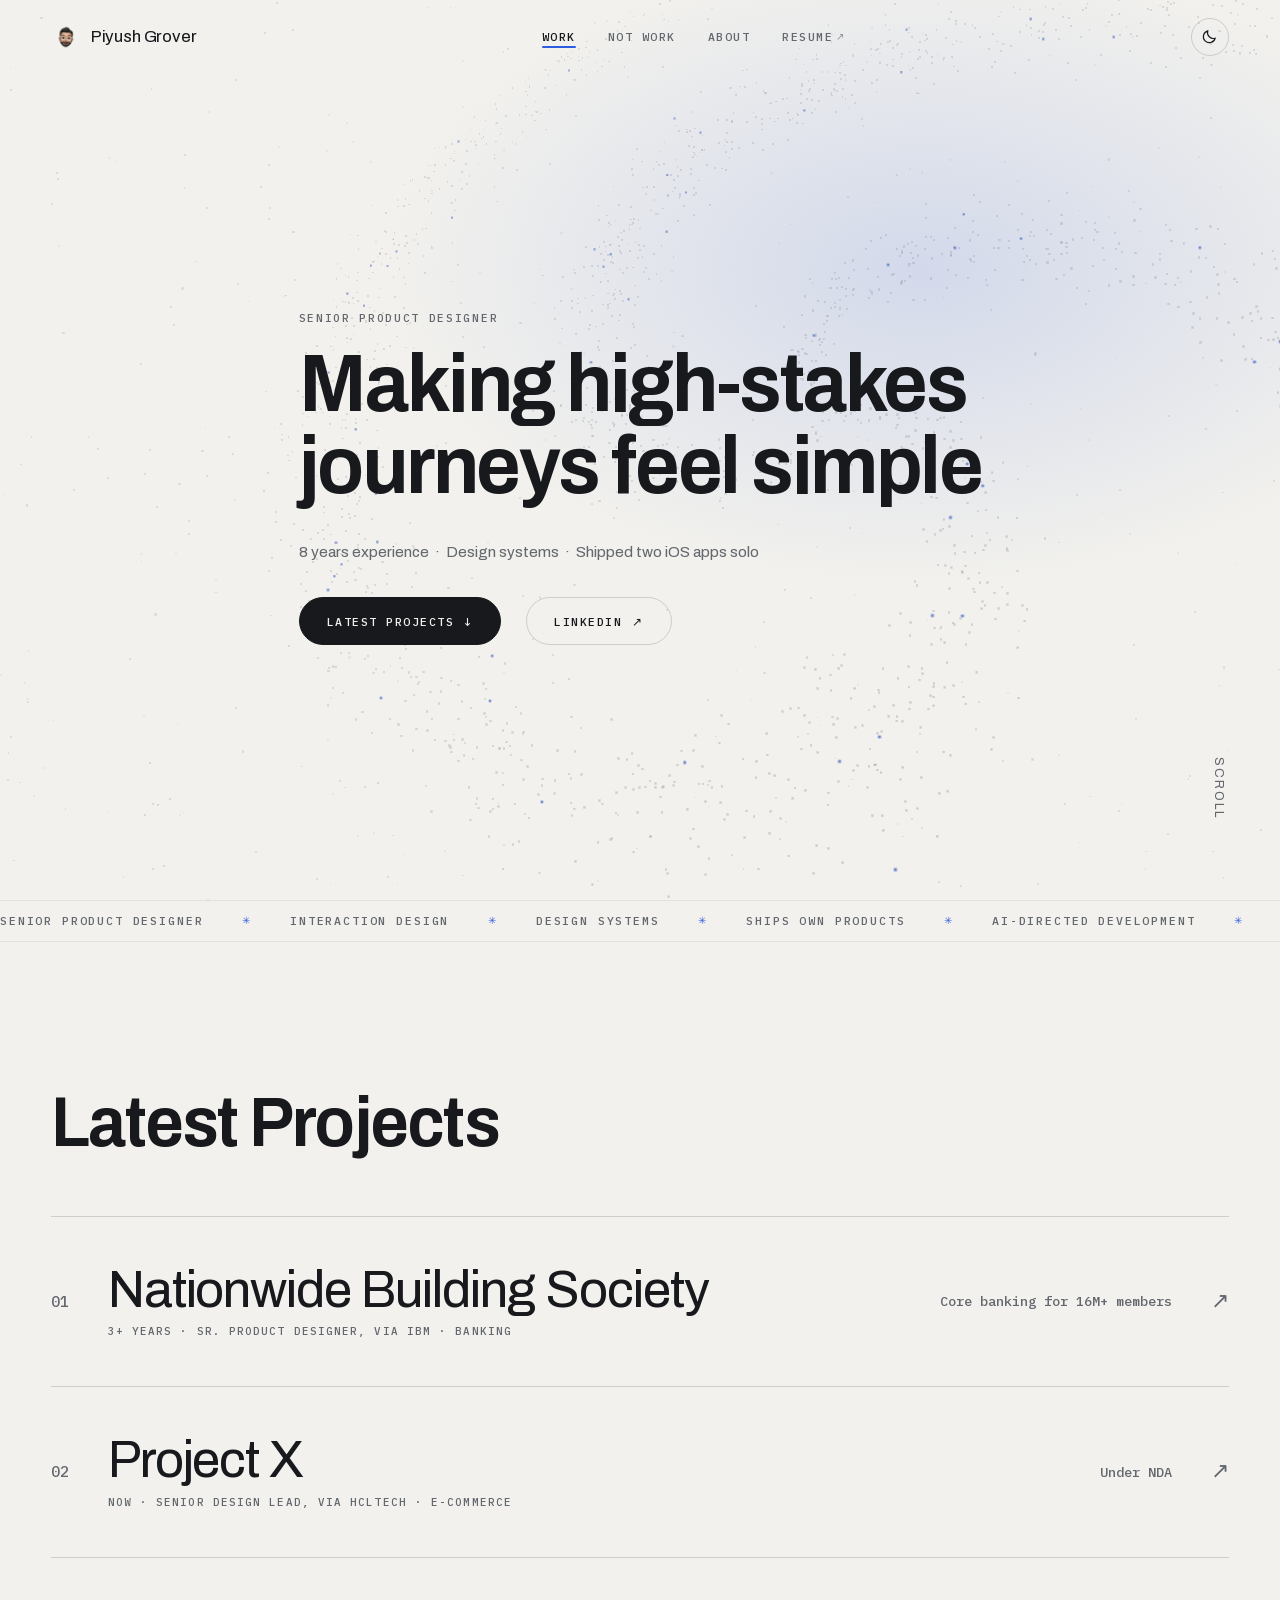
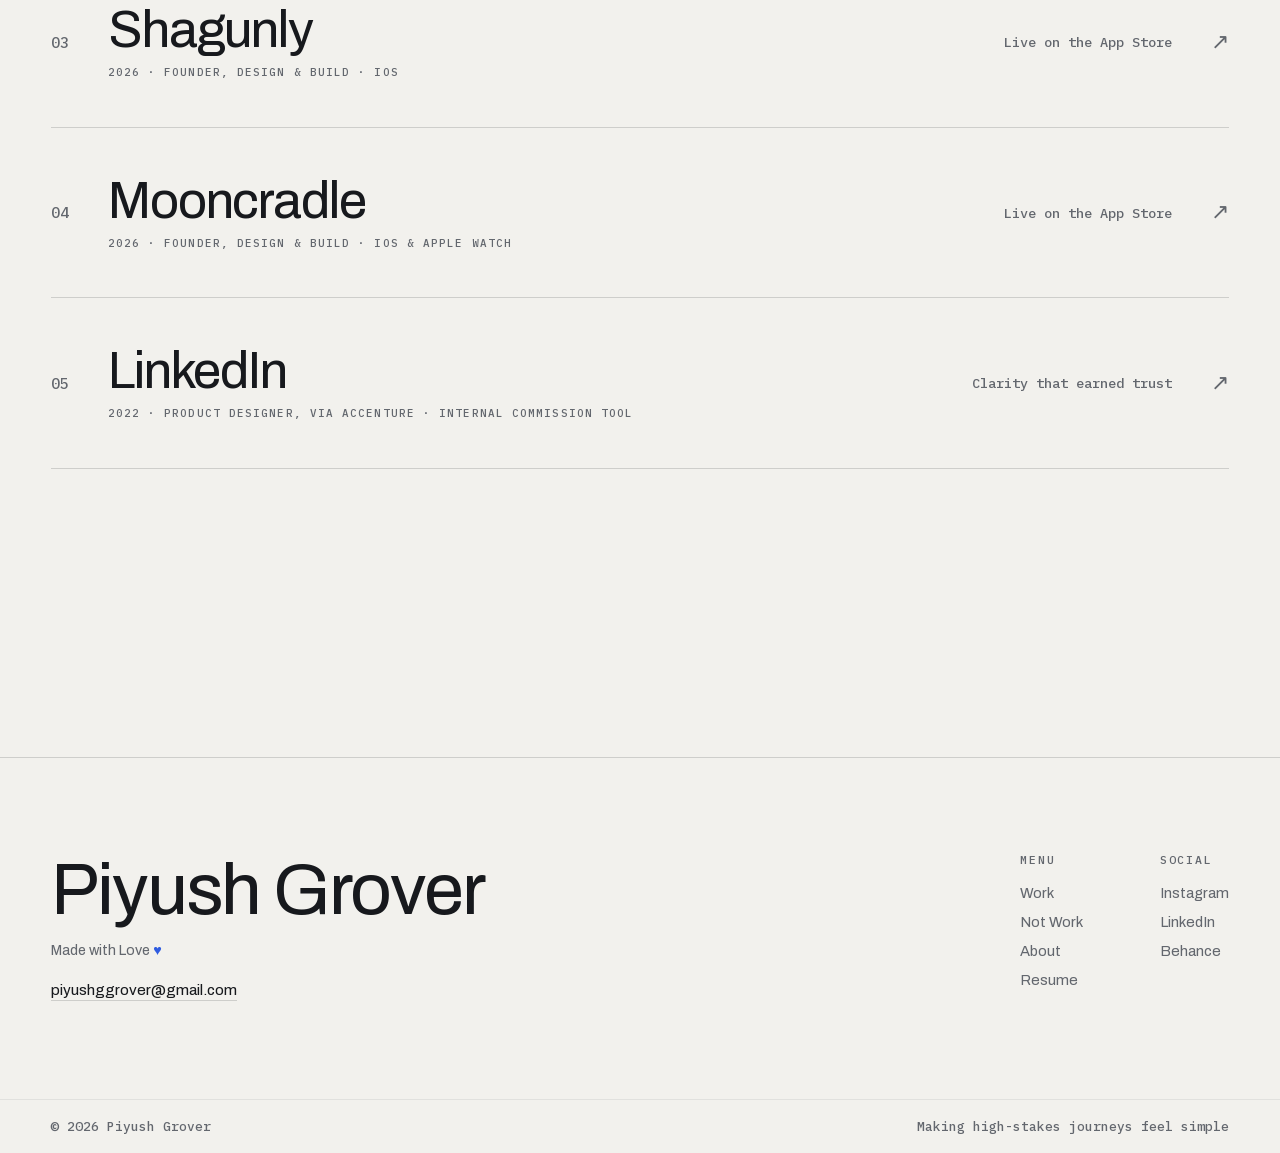
<file: index.html>
<!DOCTYPE html>
<html lang="en" class="no-js" data-theme="dark">
<head>
  <meta charset="utf-8">
  <meta name="viewport" content="width=device-width, initial-scale=1">
  <title>Piyush Grover — Senior Product Designer</title>
  <meta name="description" content="Piyush Grover — Senior Product Designer. Making high-stakes journeys feel simple. 8 years across banking, e-commerce and enterprise products.">
  <link rel="canonical" href="https://piyushgrover.com/">
  <meta name="author" content="Piyush Grover">
  <meta name="theme-color" content="#0b0c0e" media="(prefers-color-scheme: dark)">
  <meta name="theme-color" content="#f2f1ed" media="(prefers-color-scheme: light)">
  <meta property="og:type" content="website">
  <meta property="og:site_name" content="Piyush Grover">
  <meta property="og:locale" content="en_GB">
  <meta property="og:url" content="https://piyushgrover.com/">
  <meta property="og:title" content="Piyush Grover — Senior Product Designer">
  <meta property="og:description" content="Piyush Grover — Senior Product Designer. Making high-stakes journeys feel simple. 8 years across banking, e-commerce and enterprise products.">
  <meta property="og:image" content="https://piyushgrover.com/img/og/og-default.jpg">
  <meta property="og:image:width" content="1200">
  <meta property="og:image:height" content="630">
  <meta property="og:image:alt" content="Piyush Grover — Senior Product Designer">
  <meta name="twitter:card" content="summary_large_image">
  <meta name="twitter:title" content="Piyush Grover — Senior Product Designer">
  <meta name="twitter:description" content="Piyush Grover — Senior Product Designer. Making high-stakes journeys feel simple. 8 years across banking, e-commerce and enterprise products.">
  <meta name="twitter:image" content="https://piyushgrover.com/img/og/og-default.jpg">
  <link rel="icon" href="img/shared/Memoji1.png">
  <link rel="preload" href="fonts/Archivo-var.woff2" as="font" type="font/woff2" crossorigin>
  <link rel="preload" href="fonts/PlexMono-500.woff2" as="font" type="font/woff2" crossorigin>
  <script type="application/ld+json">
{
    "@context": "https://schema.org",
    "@graph": [
      {
        "@type": "Person",
        "@id": "https://piyushgrover.com/#piyush",
        "name": "Piyush Grover",
        "alternateName": "Piyush Grover — Product Designer",
        "jobTitle": "Senior Product Designer",
        "description": "Senior Product Designer with 8 years of experience across banking, e-commerce and enterprise products.",
        "url": "https://piyushgrover.com/",
        "image": "https://piyushgrover.com/img/about/IMG_5889_HEIC.jpg",
        "email": "mailto:piyushggrover@gmail.com",
        "knowsAbout": [
          "Product Design",
          "Interaction Design",
          "User Experience Design",
          "Design Systems",
          "Mobile Banking",
          "Fintech",
          "Enterprise Software",
          "iOS App Design"
        ],
        "sameAs": [
          "https://www.linkedin.com/in/piyushgroverdzn/",
          "https://www.instagram.com/piyushgrover_/",
          "https://www.behance.net/piyushgrover"
        ]
      },
      {
        "@type": "WebSite",
        "@id": "https://piyushgrover.com/#website",
        "url": "https://piyushgrover.com/",
        "name": "Piyush Grover — Senior Product Designer",
        "inLanguage": "en-GB",
        "publisher": {
          "@id": "https://piyushgrover.com/#piyush"
        }
      }
    ]
  }
  </script>
  <link rel="stylesheet" href="css/main.css?v=20261118">
  <script>
    (function () {
      var t; try { t = localStorage.getItem('theme'); } catch (e) {}
      if (!t) t = matchMedia('(prefers-color-scheme: light)').matches ? 'light' : 'dark';
      document.documentElement.setAttribute('data-theme', t);
      document.documentElement.classList.remove('no-js');
    })();
  </script>
</head>
<body>
  <a class="skip-link" href="#main">Skip to content</a>
  <div class="page-curtain"></div>

  <header class="site-head">
    <a class="brand" href="index.html"><img src="img/shared/Memoji1.png" alt="" width="30" height="30">Piyush Grover</a>
    <nav class="nav-links" aria-label="Primary">
      <a href="index.html" aria-current="page">Work</a>
      <a href="playground.html">Not Work</a>
      <a href="about.html">About</a>
      <a href="https://drive.google.com/file/d/1vDVqLGHgpKwDwfTiEPsyBbgJAzj7WTcD/view" target="_blank" rel="noopener">Resume <span class="ext" aria-hidden="true">↗</span></a>
    </nav>
    <div class="head-actions">
      <button class="theme-toggle" aria-label="Toggle light/dark theme">
        <svg class="icon-sun" viewBox="0 0 24 24" aria-hidden="true"><circle cx="12" cy="12" r="4.5"/><path d="M12 2v2.5M12 19.5V22M2 12h2.5M19.5 12H22M4.5 4.5l1.8 1.8M17.7 17.7l1.8 1.8M19.5 4.5l-1.8 1.8M6.3 17.7l-1.8 1.8"/></svg>
        <svg class="icon-moon" viewBox="0 0 24 24" aria-hidden="true"><path d="M20 14.5A8.5 8.5 0 0 1 9.5 4a8.5 8.5 0 1 0 10.5 10.5Z"/></svg>
      </button>
      <button class="menu-btn" aria-label="Menu" aria-expanded="false"><span></span></button>
    </div>
  </header>
  <nav class="menu-overlay" aria-label="Mobile">
    <a class="menu-link" href="index.html">Work <small>01</small></a>
    <a class="menu-link" href="playground.html">Not Work <small>02</small></a>
    <a class="menu-link" href="about.html">About <small>03</small></a>
    <a class="menu-link" href="https://drive.google.com/file/d/1vDVqLGHgpKwDwfTiEPsyBbgJAzj7WTcD/view" target="_blank" rel="noopener">Resume <small>04</small></a>
    <div class="menu-socials">
      <a href="https://www.instagram.com/piyushgrover_/" target="_blank" rel="noopener">Instagram</a>
      <a href="https://www.linkedin.com/in/piyushgroverdzn/" target="_blank" rel="noopener">LinkedIn</a>
      <a href="https://www.behance.net/piyushgrover" target="_blank" rel="noopener">Behance</a>
    </div>
  </nav>

  <main id="main" tabindex="-1">
    <!-- Hero -->
    <section class="hero">
      <div class="hero-fallback" aria-hidden="true"></div>
      <canvas id="hero-canvas" aria-hidden="true"></canvas>
      <div class="wrap">
        <p class="eyebrow hero-eyebrow">Senior Product Designer</p>
        <h1 class="display-xl hero-title"><span class="hl">Making high-stakes</span> <span class="hl">journeys feel simple</span></h1>
        <p class="muted" style="font-size:0.95rem;">8 years experience&nbsp;&nbsp;·&nbsp;&nbsp;Design systems&nbsp;&nbsp;·&nbsp;&nbsp;Shipped two iOS apps solo</p>
        <div class="hero-cta-row">
          <a class="btn btn-solid" href="#projects">Latest projects <span class="arr">↓</span></a>
          <a class="btn btn-ghost" href="https://www.linkedin.com/in/piyushgroverdzn/" target="_blank" rel="noopener">LinkedIn <span class="arr">↗</span></a>
        </div>
      </div>
      <span class="scroll-hint" aria-hidden="true">Scroll</span>
    </section>

    <!-- Marquee -->
    <div class="marquee" aria-hidden="true">
      <div class="marquee-track">
        <span>Senior Product Designer</span><span>Interaction Design</span><span>Design Systems</span><span>Ships Own Products</span><span>AI-Directed Development</span><span>Micro-interactions</span>
        <span>Senior Product Designer</span><span>Interaction Design</span><span>Design Systems</span><span>Ships Own Products</span><span>AI-Directed Development</span><span>Micro-interactions</span>
      </div>
    </div>

    <!-- Latest projects -->
    <section class="section" id="projects">
      <div class="wrap">
        <div class="section-head" data-reveal>
          <h2 class="display-lg">Latest Projects</h2>
        </div>
        <div class="project-list">
          <a class="project-row" href="nbs.html" data-preview="nbs" data-cursor="view" data-reveal>
            <img class="p-thumb" src="img/nbs/NBS-Cover.webp" width="1600" height="600" alt="" loading="lazy">
            <span class="num">01</span>
            <span class="p-body"><span class="p-title">Nationwide Building Society</span><span class="p-meta">3+ years · Sr. Product Designer, via IBM · Banking</span></span>
            <span class="p-tag">Core banking for 16M+ members</span>
            <span class="p-arrow">↗</span>
          </a>
          <a class="project-row" href="project-x.html" data-preview="project-x" data-cursor="view" data-reveal>
            <img class="p-thumb" src="img/project-x/cover.svg" width="1600" height="900" alt="" loading="lazy">
            <span class="num">02</span>
            <span class="p-body"><span class="p-title">Project X</span><span class="p-meta">Now · Senior Design Lead, via HCLTech · E-commerce</span></span>
            <span class="p-tag">Under NDA</span>
            <span class="p-arrow">↗</span>
          </a>
          <a class="project-row" href="shagunly.html" data-preview="shagunly" data-cursor="view" data-reveal>
            <img class="p-thumb" src="img/shagunly/shagunly-cover.webp" width="1200" height="900" alt="" loading="lazy">
            <span class="num">03</span>
            <span class="p-body"><span class="p-title">Shagunly</span><span class="p-meta">2026 · Founder, design &amp; build · iOS</span></span>
            <span class="p-tag">Live on the App Store</span>
            <span class="p-arrow">↗</span>
          </a>
          <a class="project-row" href="mooncradle.html" data-preview="mooncradle" data-cursor="view" data-reveal>
            <img class="p-thumb" src="img/mooncradle/mooncradle-cover.webp" width="1600" height="900" alt="" loading="lazy">
            <span class="num">04</span>
            <span class="p-body"><span class="p-title">Mooncradle</span><span class="p-meta">2026 · Founder, design &amp; build · iOS &amp; Apple Watch</span></span>
            <span class="p-tag">Live on the App Store</span>
            <span class="p-arrow">↗</span>
          </a>
          <a class="project-row" href="linkedin-commission.html" data-preview="linkedin" data-cursor="view" data-reveal>
            <img class="p-thumb" src="img/home/Cover-image.webp" width="1188" height="594" alt="" loading="lazy">
            <span class="num">05</span>
            <span class="p-body"><span class="p-title">LinkedIn</span><span class="p-meta">2022 · Product Designer, via Accenture · Internal commission tool</span></span>
            <span class="p-tag">Clarity that earned trust</span>
            <span class="p-arrow">↗</span>
          </a>
        </div>
      </div>
      <div class="project-preview" aria-hidden="true">
        <img data-key="shagunly" src="img/shagunly/shagunly-cover.webp" width="1200" height="900" alt="" loading="lazy">
        <img data-key="nbs" src="img/nbs/NBS-Cover.webp" width="1600" height="600" alt="" loading="lazy">
        <img data-key="project-x" src="img/project-x/cover.svg" width="1600" height="900" alt="" loading="lazy">
        <img data-key="mooncradle" src="img/mooncradle/mooncradle-cover.webp" width="1600" height="900" alt="" loading="lazy">
        <img data-key="linkedin" src="img/home/Cover-image.webp" width="1188" height="594" alt="" loading="lazy">
      </div>
    </section>
  </main>

  <footer class="site-foot">
    <div class="wrap foot-top">
      <div data-reveal>
        <div class="foot-name">Piyush Grover</div>
        <p class="foot-made">Made with Love <span class="heart" aria-hidden="true">&#9829;</span></p>
        <p class="foot-mail"><a href="mailto:piyushggrover@gmail.com">piyushggrover@gmail.com</a></p>
      </div>
      <div class="foot-cols" data-reveal>
        <div>
          <h2 class="foot-col-title">Menu</h2>
          <ul>
            <li><a href="index.html">Work</a></li>
            <li><a href="playground.html">Not Work</a></li>
            <li><a href="about.html">About</a></li>
            <li><a href="https://drive.google.com/file/d/1vDVqLGHgpKwDwfTiEPsyBbgJAzj7WTcD/view" target="_blank" rel="noopener">Resume</a></li>
          </ul>
        </div>
        <div>
          <h2 class="foot-col-title">Social</h2>
          <ul>
            <li><a href="https://www.instagram.com/piyushgrover_/" target="_blank" rel="noopener">Instagram</a></li>
            <li><a href="https://www.linkedin.com/in/piyushgroverdzn/" target="_blank" rel="noopener">LinkedIn</a></li>
            <li><a href="https://www.behance.net/piyushgrover" target="_blank" rel="noopener">Behance</a></li>
          </ul>
        </div>
      </div>
    </div>
    <div class="wrap foot-bottom">
      <span>© <span data-year></span> Piyush Grover</span>
      <span>Making high-stakes journeys feel simple</span>
    </div>
  </footer>

  <script src="vendor/gsap.min.js"></script>
  <script src="vendor/ScrollTrigger.min.js"></script>
  <script src="js/main.js?v=20261117"></script>
  <script src="js/interactions.js?v=20261117"></script>
  <script src="js/eggs.js?v=20261117"></script>
  <script type="importmap">{ "imports": { "three": "./vendor/three.module.min.js" } }</script>
  <script type="module" src="js/hero.js?v=20261117"></script>
  <script data-goatcounter="https://hexdzn.goatcounter.com/count" async src="//gc.zgo.at/count.js"></script>
</body>
</html>
</file>
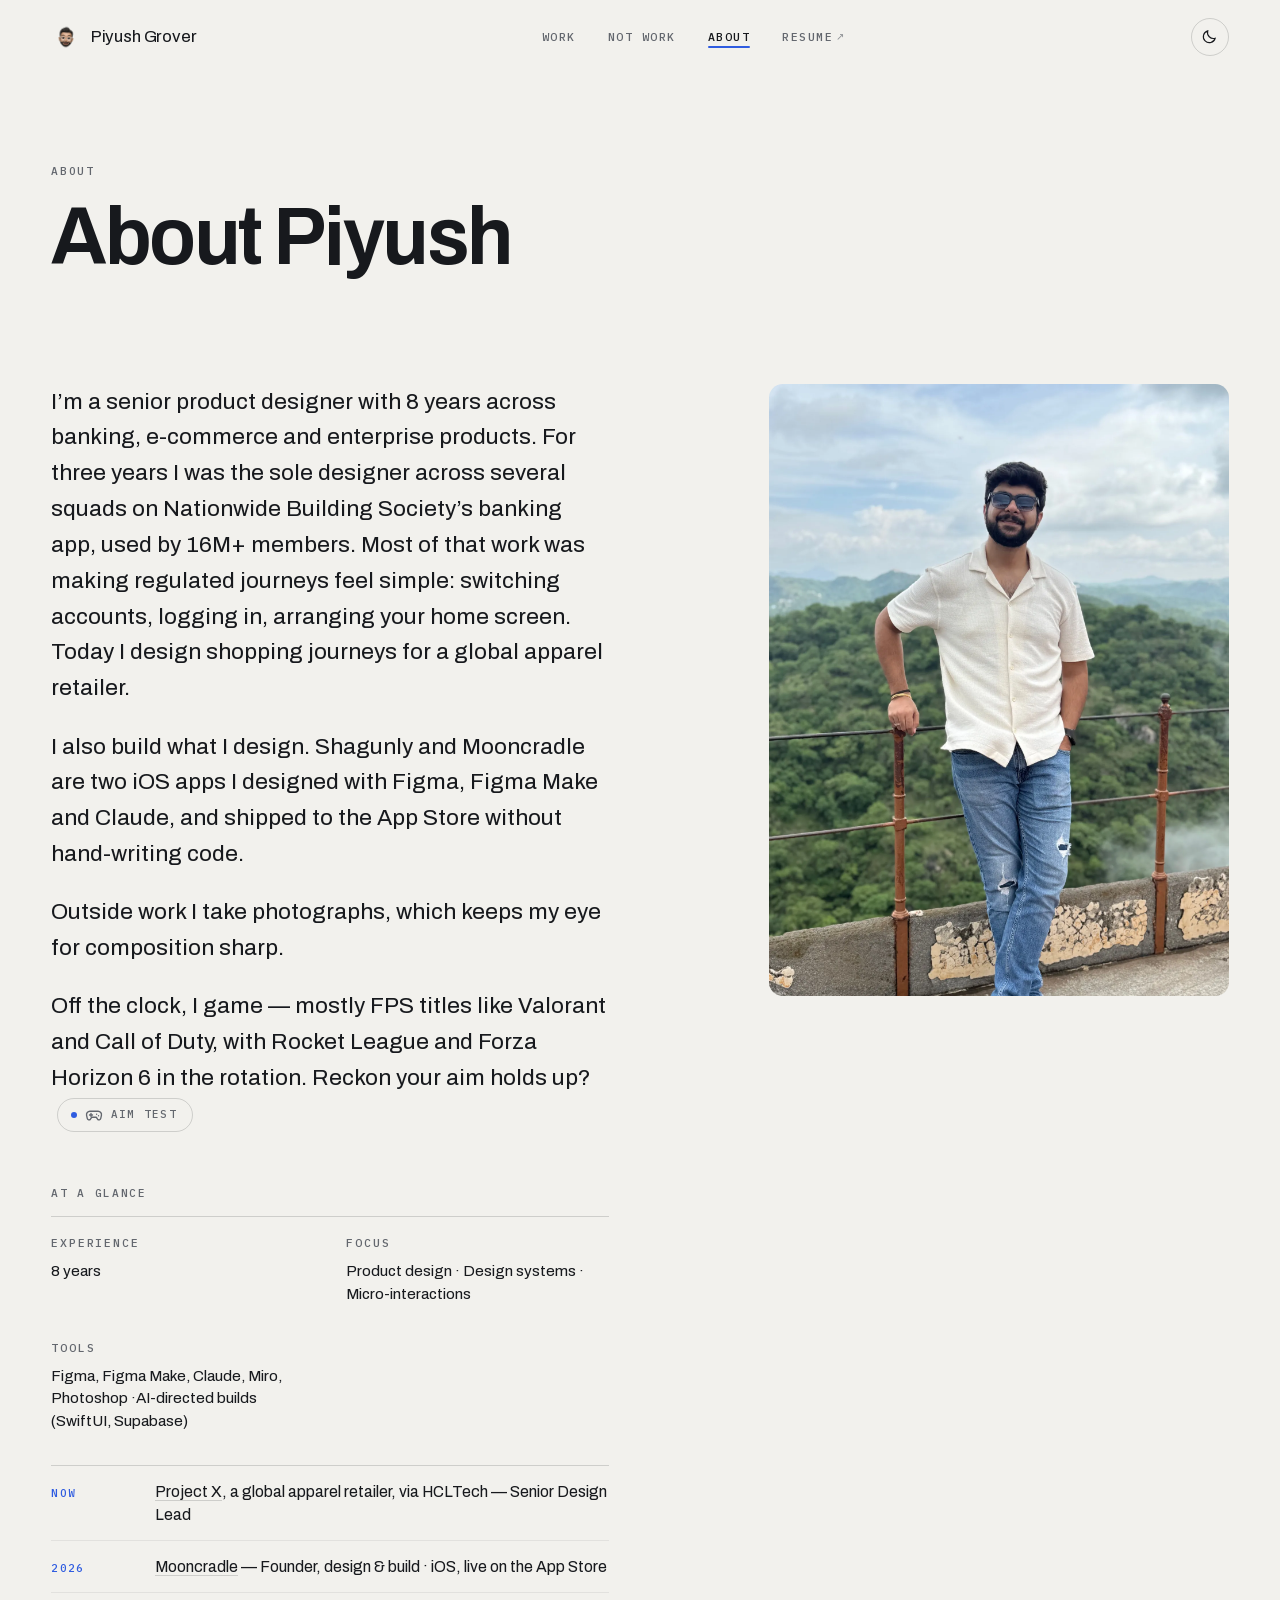
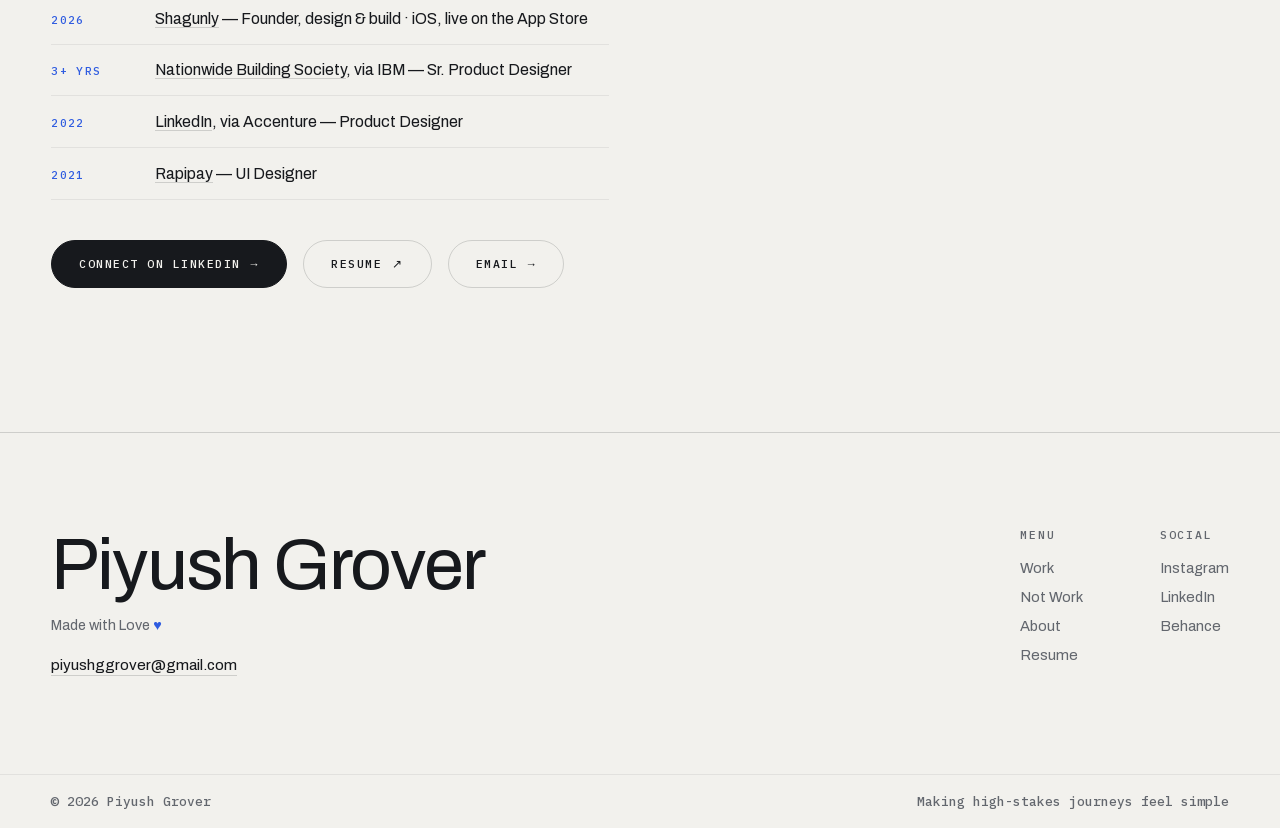
<file: about.html>
<!DOCTYPE html>
<html lang="en" class="no-js" data-theme="dark">
<head>
  <meta charset="utf-8">
  <meta name="viewport" content="width=device-width, initial-scale=1">
  <title>About | Piyush Grover — Portfolio</title>
  <meta name="description" content="About Piyush Grover — Senior Product Designer with 8 years across banking, e-commerce and enterprise products.">
  <link rel="canonical" href="https://piyushgrover.com/about.html">
  <meta name="author" content="Piyush Grover">
  <meta name="theme-color" content="#0b0c0e" media="(prefers-color-scheme: dark)">
  <meta name="theme-color" content="#f2f1ed" media="(prefers-color-scheme: light)">
  <meta property="og:type" content="profile">
  <meta property="og:site_name" content="Piyush Grover">
  <meta property="og:locale" content="en_GB">
  <meta property="og:url" content="https://piyushgrover.com/about.html">
  <meta property="og:title" content="About | Piyush Grover — Portfolio">
  <meta property="og:description" content="About Piyush Grover — Senior Product Designer with 8 years across banking, e-commerce and enterprise products.">
  <meta property="og:image" content="https://piyushgrover.com/img/og/og-about.jpg">
  <meta property="og:image:width" content="1200">
  <meta property="og:image:height" content="630">
  <meta property="og:image:alt" content="About | Piyush Grover — Portfolio">
  <meta name="twitter:card" content="summary_large_image">
  <meta name="twitter:title" content="About | Piyush Grover — Portfolio">
  <meta name="twitter:description" content="About Piyush Grover — Senior Product Designer with 8 years across banking, e-commerce and enterprise products.">
  <meta name="twitter:image" content="https://piyushgrover.com/img/og/og-about.jpg">
  <link rel="icon" href="img/shared/Memoji1.png">
  <link rel="preload" href="fonts/Archivo-var.woff2" as="font" type="font/woff2" crossorigin>
  <link rel="preload" href="fonts/PlexMono-500.woff2" as="font" type="font/woff2" crossorigin>
  <script type="application/ld+json">
{
    "@context": "https://schema.org",
    "@graph": [
      {
        "@type": "Person",
        "@id": "https://piyushgrover.com/#piyush",
        "name": "Piyush Grover",
        "alternateName": "Piyush Grover — Product Designer",
        "jobTitle": "Senior Product Designer",
        "description": "Senior Product Designer with 8 years of experience across banking, e-commerce and enterprise products.",
        "url": "https://piyushgrover.com/",
        "image": "https://piyushgrover.com/img/about/IMG_5889_HEIC.jpg",
        "email": "mailto:piyushggrover@gmail.com",
        "knowsAbout": [
          "Product Design",
          "Interaction Design",
          "User Experience Design",
          "Design Systems",
          "Mobile Banking",
          "Fintech",
          "Enterprise Software",
          "iOS App Design"
        ],
        "sameAs": [
          "https://www.linkedin.com/in/piyushgroverdzn/",
          "https://www.instagram.com/piyushgrover_/",
          "https://www.behance.net/piyushgrover"
        ]
      },
      {
        "@type": "ProfilePage",
        "@id": "https://piyushgrover.com/about.html#page",
        "url": "https://piyushgrover.com/about.html",
        "name": "About Piyush Grover",
        "mainEntity": {
          "@id": "https://piyushgrover.com/#piyush"
        },
        "isPartOf": {
          "@id": "https://piyushgrover.com/#website"
        }
      }
    ]
  }
  </script>
  <link rel="stylesheet" href="css/main.css?v=20261118">
  <script>
    (function () {
      var t; try { t = localStorage.getItem('theme'); } catch (e) {}
      if (!t) t = matchMedia('(prefers-color-scheme: light)').matches ? 'light' : 'dark';
      document.documentElement.setAttribute('data-theme', t);
      document.documentElement.classList.remove('no-js');
    })();
  </script>
</head>
<body>
  <a class="skip-link" href="#main">Skip to content</a>
  <div class="page-curtain"></div>

  <header class="site-head">
    <a class="brand" href="index.html"><img src="img/shared/Memoji1.png" alt="" width="30" height="30">Piyush Grover</a>
    <nav class="nav-links" aria-label="Primary">
      <a href="index.html">Work</a>
      <a href="playground.html">Not Work</a>
      <a href="about.html" aria-current="page">About</a>
      <a href="https://drive.google.com/file/d/1vDVqLGHgpKwDwfTiEPsyBbgJAzj7WTcD/view" target="_blank" rel="noopener">Resume <span class="ext" aria-hidden="true">↗</span></a>
    </nav>
    <div class="head-actions">
      <button class="theme-toggle" aria-label="Toggle light/dark theme">
        <svg class="icon-sun" viewBox="0 0 24 24" aria-hidden="true"><circle cx="12" cy="12" r="4.5"/><path d="M12 2v2.5M12 19.5V22M2 12h2.5M19.5 12H22M4.5 4.5l1.8 1.8M17.7 17.7l1.8 1.8M19.5 4.5l-1.8 1.8M6.3 17.7l-1.8 1.8"/></svg>
        <svg class="icon-moon" viewBox="0 0 24 24" aria-hidden="true"><path d="M20 14.5A8.5 8.5 0 0 1 9.5 4a8.5 8.5 0 1 0 10.5 10.5Z"/></svg>
      </button>
      <button class="menu-btn" aria-label="Menu" aria-expanded="false"><span></span></button>
    </div>
  </header>
  <nav class="menu-overlay" aria-label="Mobile">
    <a class="menu-link" href="index.html">Work <small>01</small></a>
    <a class="menu-link" href="playground.html">Not Work <small>02</small></a>
    <a class="menu-link" href="about.html">About <small>03</small></a>
    <a class="menu-link" href="https://drive.google.com/file/d/1vDVqLGHgpKwDwfTiEPsyBbgJAzj7WTcD/view" target="_blank" rel="noopener">Resume <small>04</small></a>
    <div class="menu-socials">
      <a href="https://www.instagram.com/piyushgrover_/" target="_blank" rel="noopener">Instagram</a>
      <a href="https://www.linkedin.com/in/piyushgroverdzn/" target="_blank" rel="noopener">LinkedIn</a>
      <a href="https://www.behance.net/piyushgrover" target="_blank" rel="noopener">Behance</a>
    </div>
  </nav>

  <main id="main" tabindex="-1">
    <section class="cs-hero">
      <div class="wrap">
        <p class="eyebrow" data-reveal>About</p>
        <h1 class="display-xl" data-reveal>About Piyush</h1>
      </div>
    </section>

    <section class="wrap">
      <div class="about-grid">
        <div class="cs-prose" data-reveal>
          <p style="font-size:clamp(1.1rem,1.8vw,1.4rem);line-height:1.6;">I’m a senior product designer with 8 years across banking, e-commerce and enterprise products. For three years I was the sole designer across several squads on Nationwide Building Society’s banking app, used by 16M+ members. Most of that work was making regulated journeys feel simple: switching accounts, logging in, arranging your home screen. Today I design shopping journeys for a global apparel retailer.</p>
          <p style="font-size:clamp(1.1rem,1.8vw,1.4rem);line-height:1.6;">I also build what I design. Shagunly and Mooncradle are two iOS apps I designed with Figma, Figma Make and Claude, and shipped to the App Store without hand-writing code.</p>
          <p style="font-size:clamp(1.1rem,1.8vw,1.4rem);line-height:1.6;">Outside work I take photographs, which keeps my eye for composition sharp.</p>
          <p style="font-size:clamp(1.1rem,1.8vw,1.4rem);line-height:1.6;">Off the clock, I game — mostly FPS titles like Valorant and Call of Duty, with Rocket League and Forza Horizon 6 in the rotation. Reckon your aim holds up? <button class="egg-aim" type="button" data-cursor="view" data-cursor-label="Play"><svg viewBox="0 0 24 24" width="18" height="18" fill="none" stroke="currentColor" stroke-width="1.8" stroke-linecap="round" stroke-linejoin="round" aria-hidden="true"><path d="M6.5 7h11a4.5 4.5 0 0 1 4.4 5.4l-.9 4.2a2.4 2.4 0 0 1-4.2 1L15 15H9l-1.8 2.6a2.4 2.4 0 0 1-4.2-1l-.9-4.2A4.5 4.5 0 0 1 6.5 7Z"/><path d="M8 10v4M6 12h4M15.5 11h.01M18 13h.01"/></svg>Aim test</button></p>

          <h2 class="eyebrow glance-title">At a glance</h2>
          <dl class="meta-grid glance-grid">
            <div><dt>Experience</dt><dd>8 years</dd></div>
            <div><dt>Focus</dt><dd>Product design · Design systems · Micro-interactions</dd></div>
            <div><dt>Tools</dt><dd>Figma, Figma Make, Claude, Miro, Photoshop ·AI-directed builds (SwiftUI, Supabase)</dd></div>
          </dl>
          <ol class="timeline" aria-label="Where I have worked">
            <li><span class="tl-when">Now</span><span class="tl-what"><a href="project-x.html">Project X</a>, a global apparel retailer, via HCLTech — Senior Design Lead</span></li>
            <li><span class="tl-when">2026</span><span class="tl-what"><a href="mooncradle.html">Mooncradle</a> — Founder, design &amp; build · iOS, live on the App Store</span></li>
            <li><span class="tl-when">2026</span><span class="tl-what"><a href="shagunly.html">Shagunly</a> — Founder, design &amp; build · iOS, live on the App Store</span></li>
            <li><span class="tl-when">3+ yrs</span><span class="tl-what"><a href="nbs.html">Nationwide Building Society</a>, via IBM — Sr. Product Designer</span></li>
            <li><span class="tl-when">2022</span><span class="tl-what"><a href="linkedin-commission.html">LinkedIn</a>, via Accenture — Product Designer</span></li>
            <li><span class="tl-when">2021</span><span class="tl-what"><a href="rapipay.html">Rapipay</a> — UI Designer</span></li>
          </ol>
          <div class="hero-cta-row" style="margin-top:2.5rem;">
            <a class="btn btn-solid" href="https://www.linkedin.com/in/piyushgroverdzn/" target="_blank" rel="noopener">Connect on LinkedIn <span class="arr">→</span></a>
            <a class="btn btn-ghost" href="https://drive.google.com/file/d/1vDVqLGHgpKwDwfTiEPsyBbgJAzj7WTcD/view" target="_blank" rel="noopener">Resume <span class="arr">↗</span></a>
            <a class="btn btn-ghost" href="mailto:piyushggrover@gmail.com">Email <span class="arr">→</span></a>
          </div>
        </div>
        <div class="about-photo" data-reveal data-reveal-delay="0.15">
          <img src="img/about/IMG_5889_HEIC.webp" width="1600" height="2133" alt="Portrait photograph of Piyush Grover" loading="lazy">
        </div>
      </div>
    </section>
  </main>

  <footer class="site-foot">
    <div class="wrap foot-top">
      <div data-reveal>
        <div class="foot-name">Piyush Grover</div>
        <p class="foot-made">Made with Love <span class="heart" aria-hidden="true">&#9829;</span></p>
        <p class="foot-mail"><a href="mailto:piyushggrover@gmail.com">piyushggrover@gmail.com</a></p>
      </div>
      <div class="foot-cols" data-reveal>
        <div>
          <h2 class="foot-col-title">Menu</h2>
          <ul>
            <li><a href="index.html">Work</a></li>
            <li><a href="playground.html">Not Work</a></li>
            <li><a href="about.html">About</a></li>
            <li><a href="https://drive.google.com/file/d/1vDVqLGHgpKwDwfTiEPsyBbgJAzj7WTcD/view" target="_blank" rel="noopener">Resume</a></li>
          </ul>
        </div>
        <div>
          <h2 class="foot-col-title">Social</h2>
          <ul>
            <li><a href="https://www.instagram.com/piyushgrover_/" target="_blank" rel="noopener">Instagram</a></li>
            <li><a href="https://www.linkedin.com/in/piyushgroverdzn/" target="_blank" rel="noopener">LinkedIn</a></li>
            <li><a href="https://www.behance.net/piyushgrover" target="_blank" rel="noopener">Behance</a></li>
          </ul>
        </div>
      </div>
    </div>
    <div class="wrap foot-bottom">
      <span>© <span data-year></span> Piyush Grover</span>
      <span>Making high-stakes journeys feel simple</span>
    </div>
  </footer>

  <script src="vendor/gsap.min.js"></script>
  <script src="vendor/ScrollTrigger.min.js"></script>
  <script src="js/main.js?v=20261117"></script>
  <script src="js/interactions.js?v=20261117"></script>
  <script src="js/eggs.js?v=20261117"></script>
  <script data-goatcounter="https://hexdzn.goatcounter.com/count" async src="//gc.zgo.at/count.js"></script>
</body>
</html>
</file>
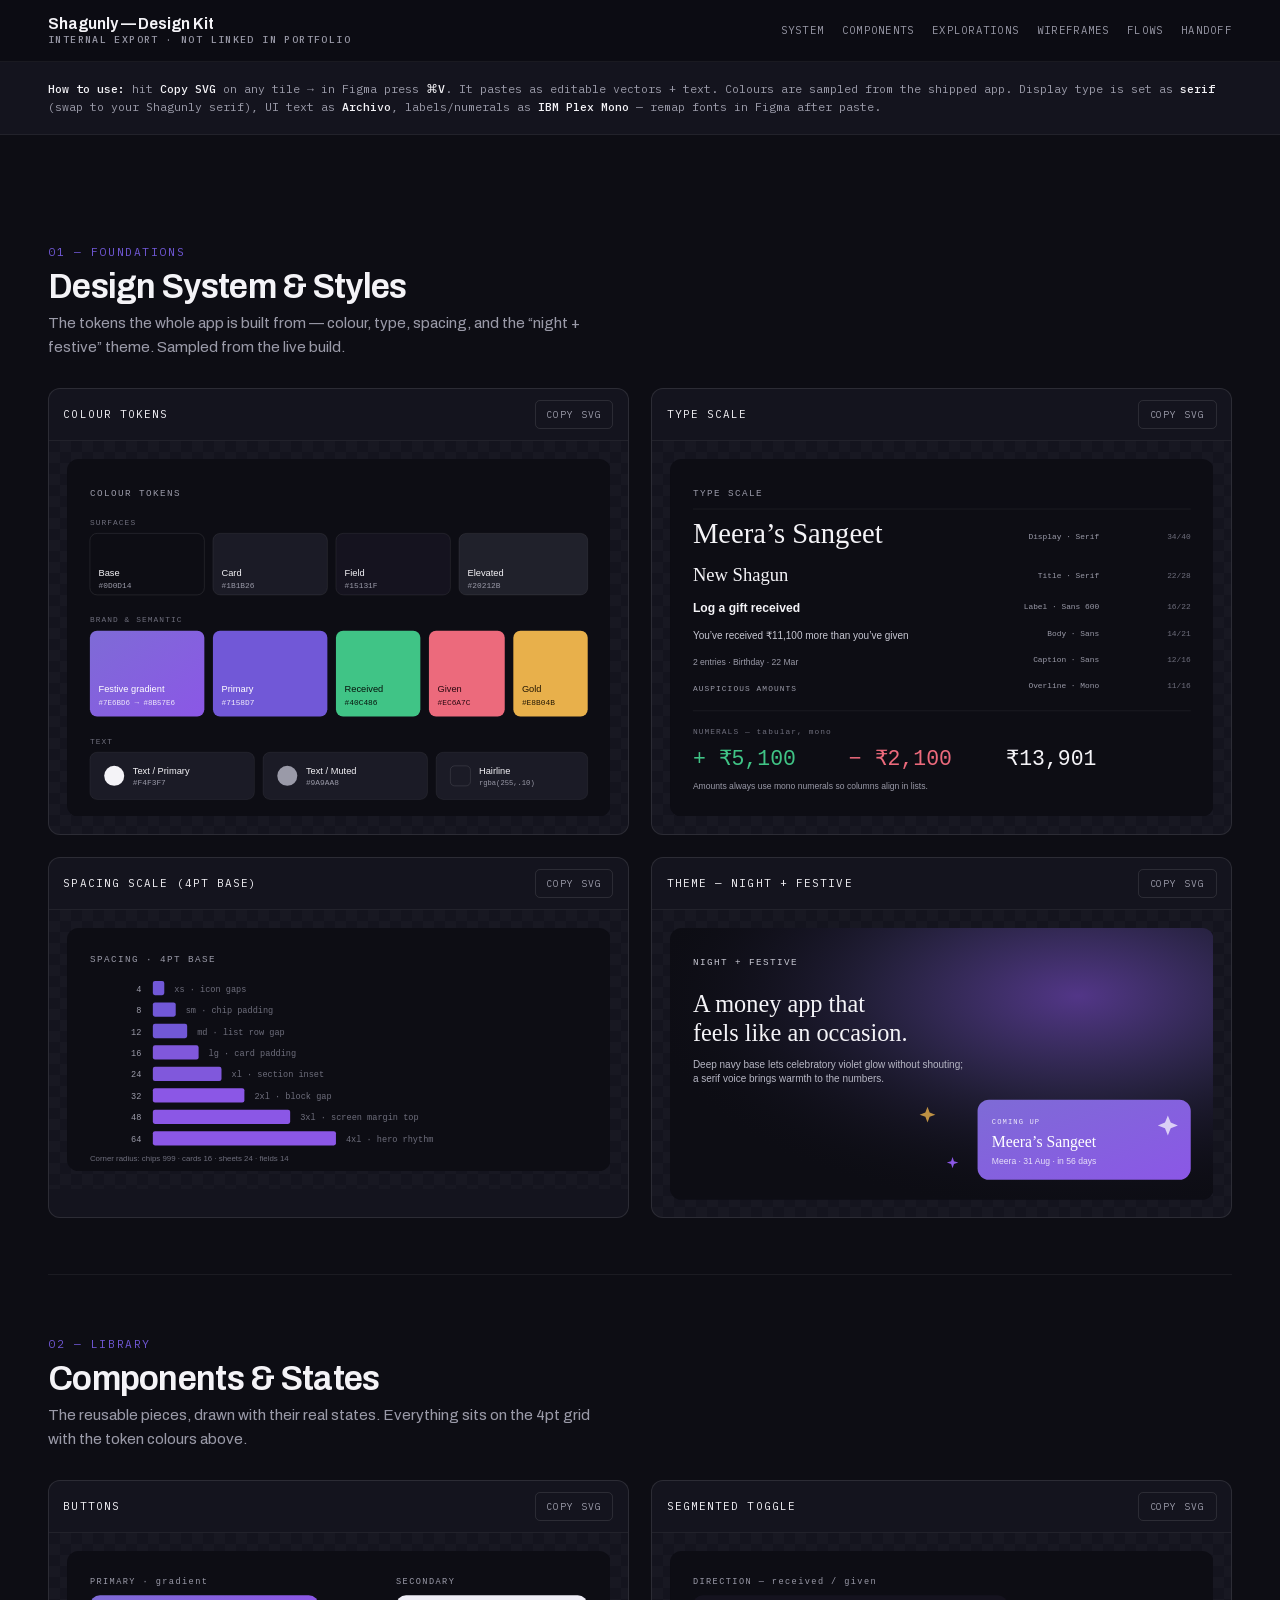
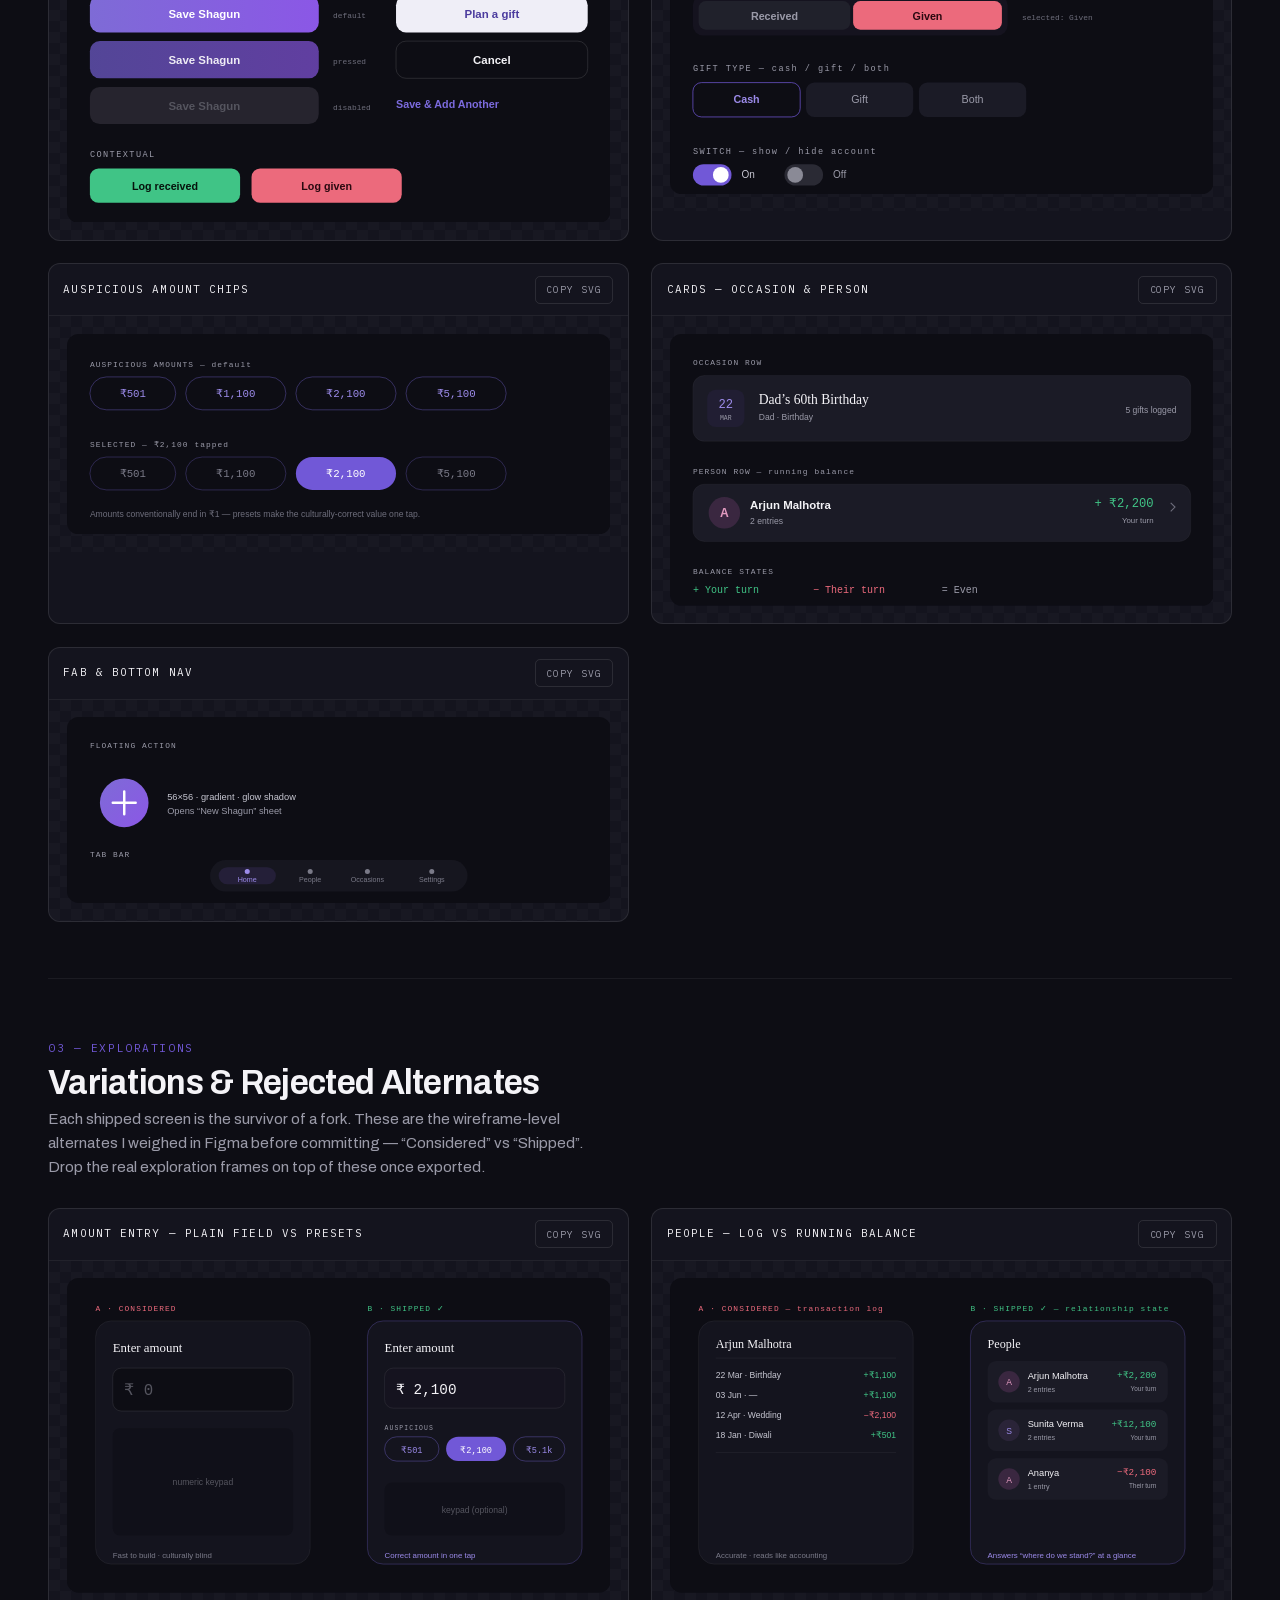
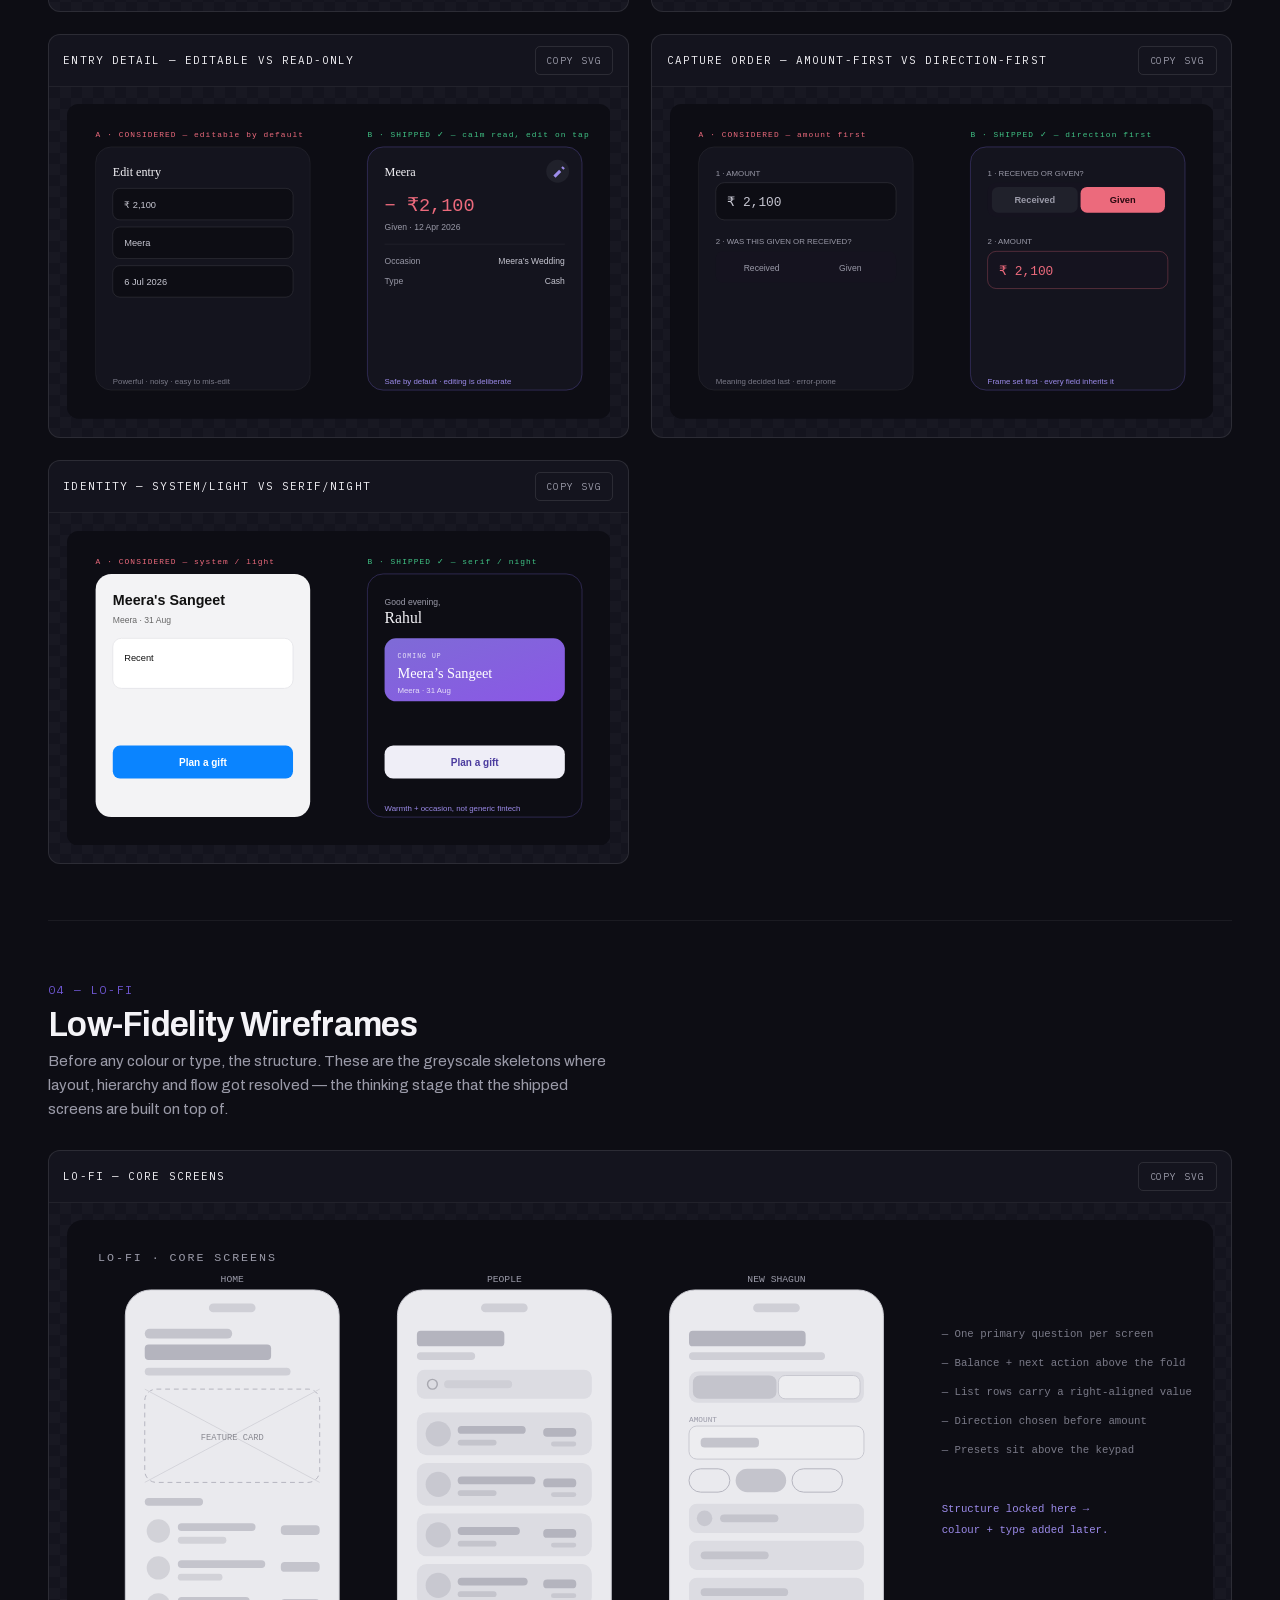
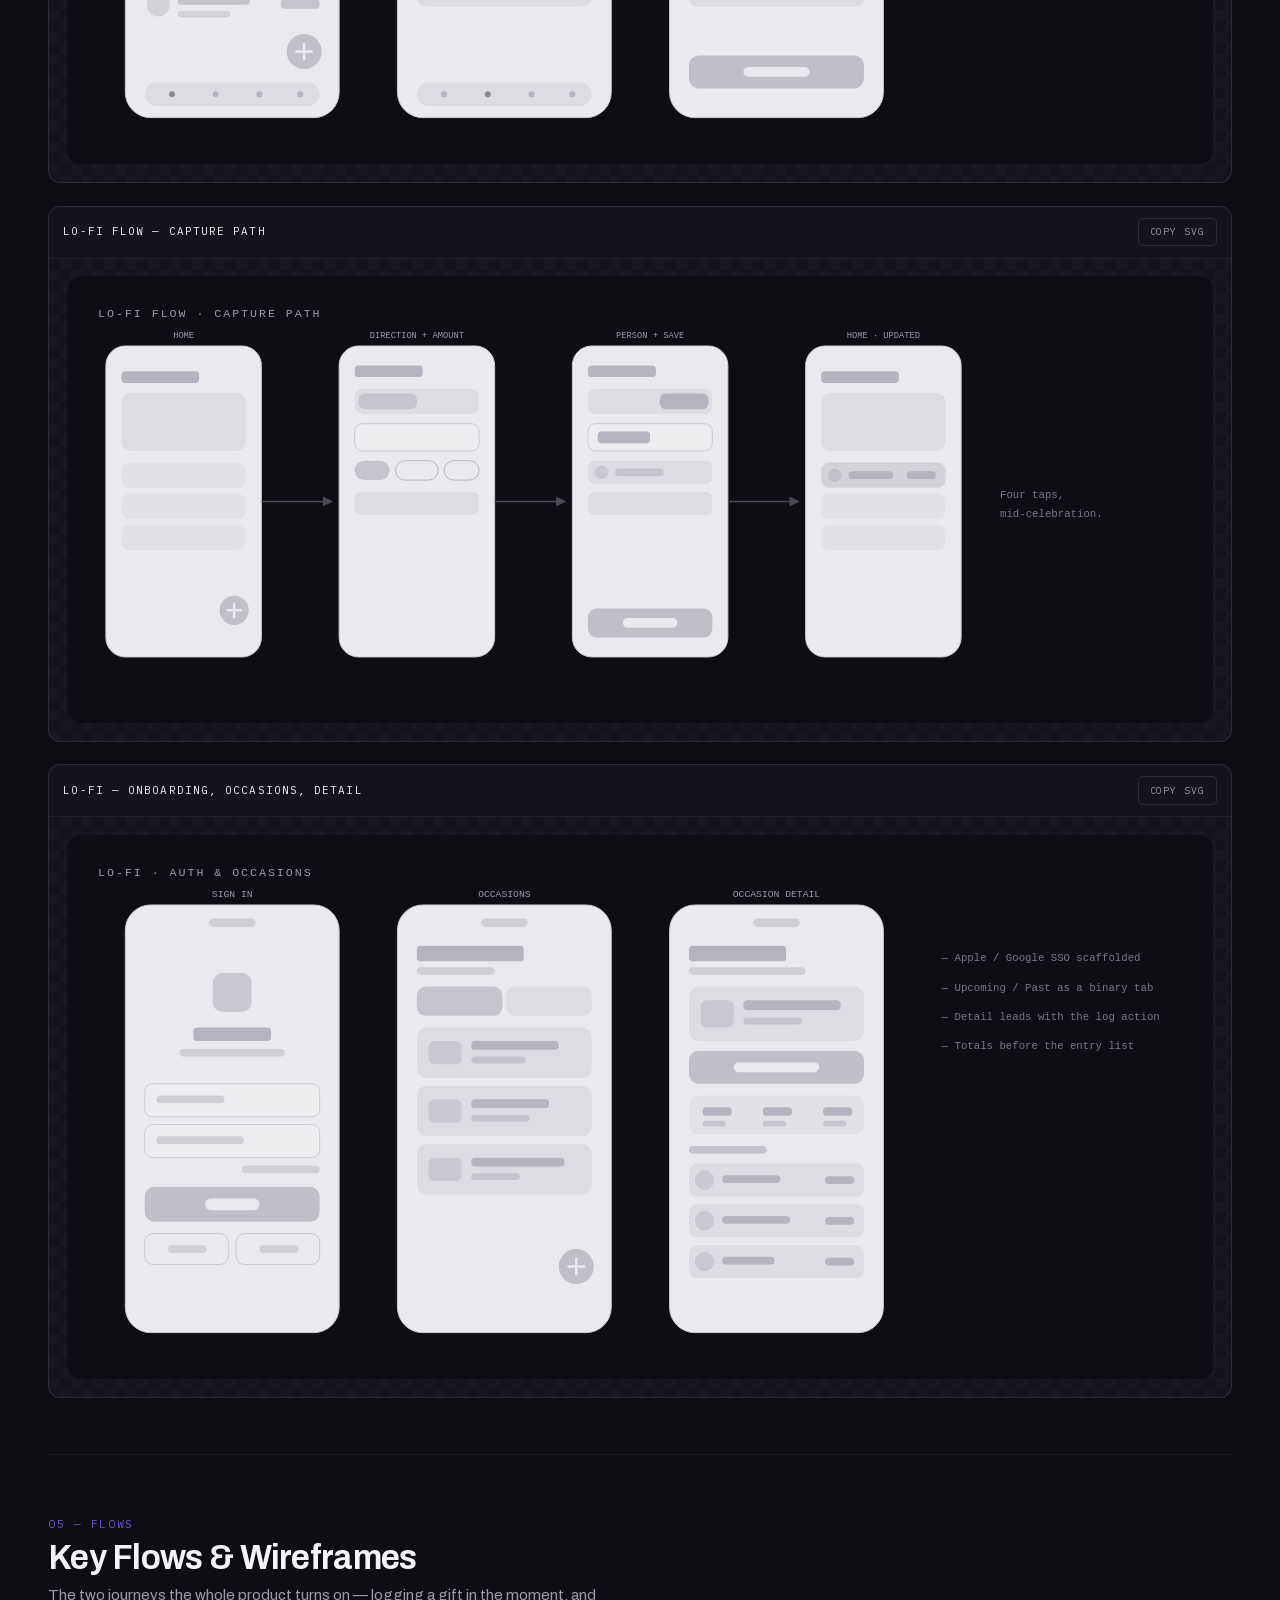
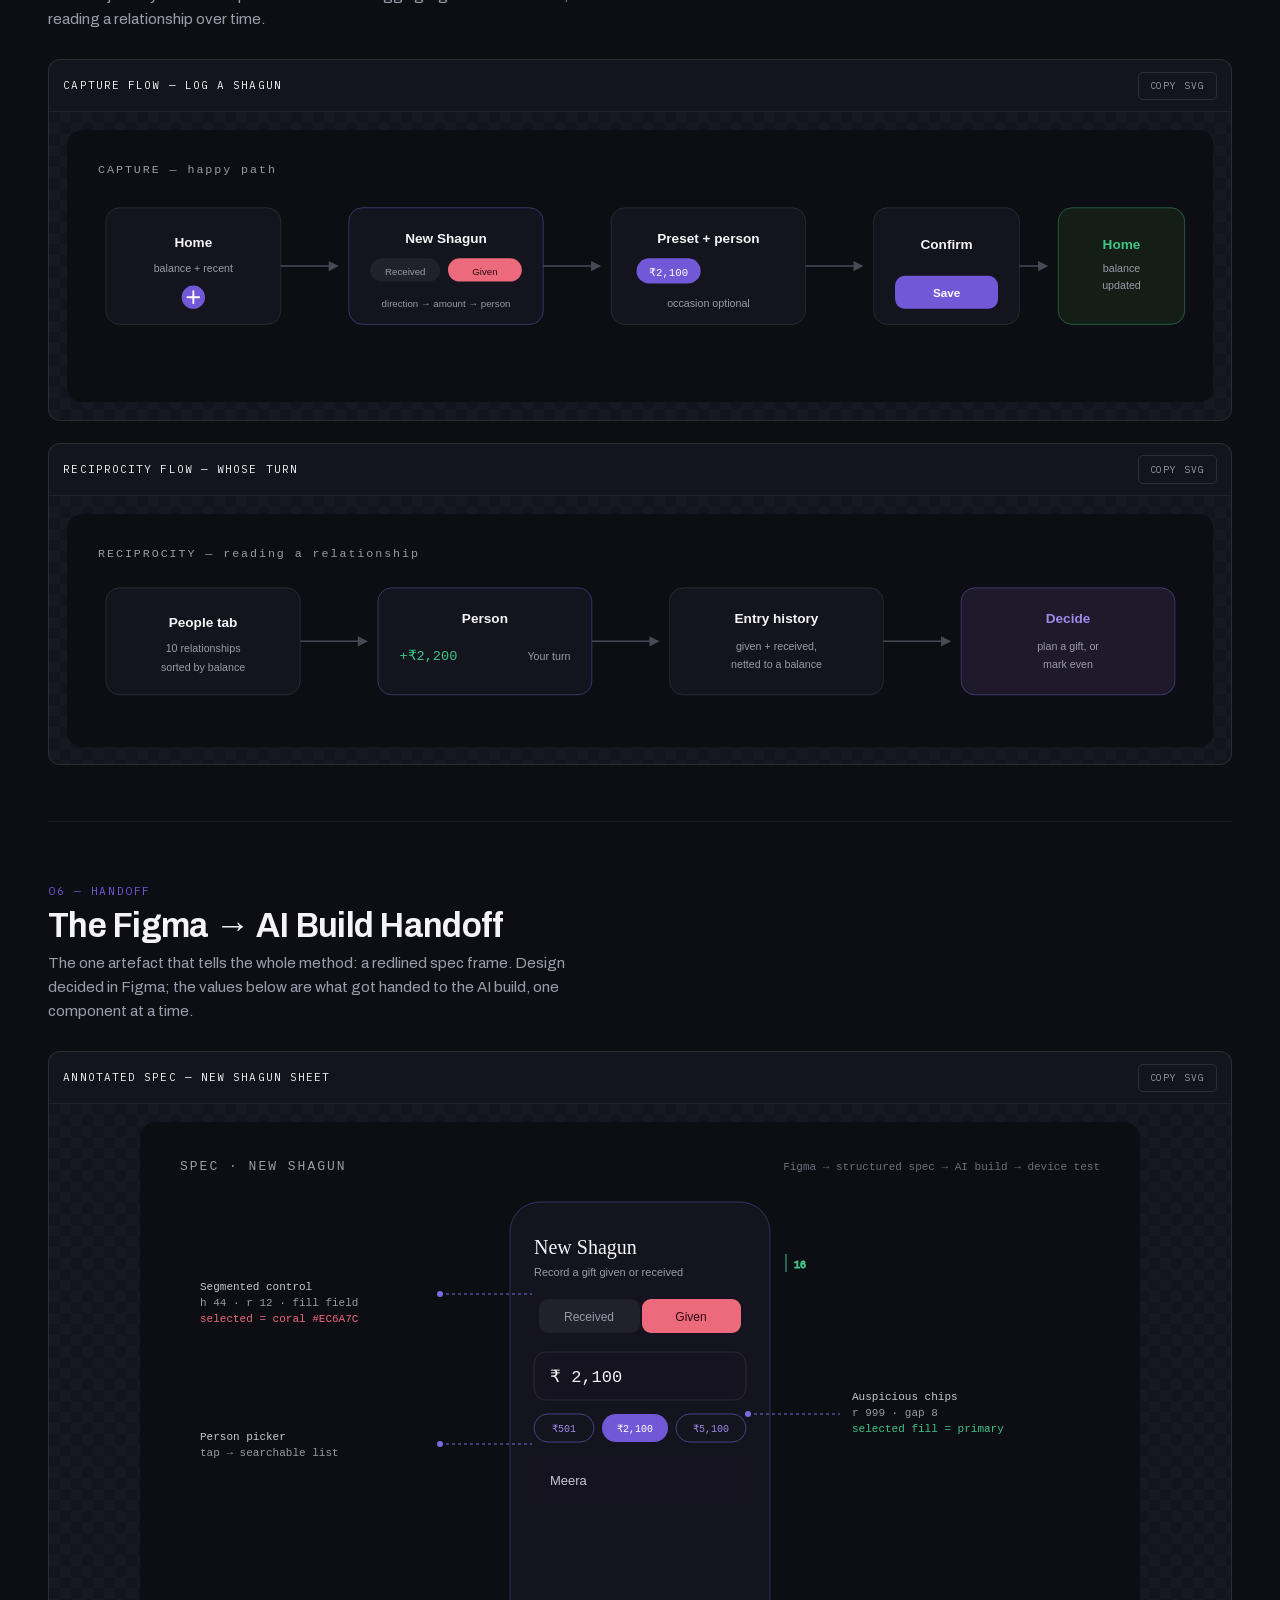
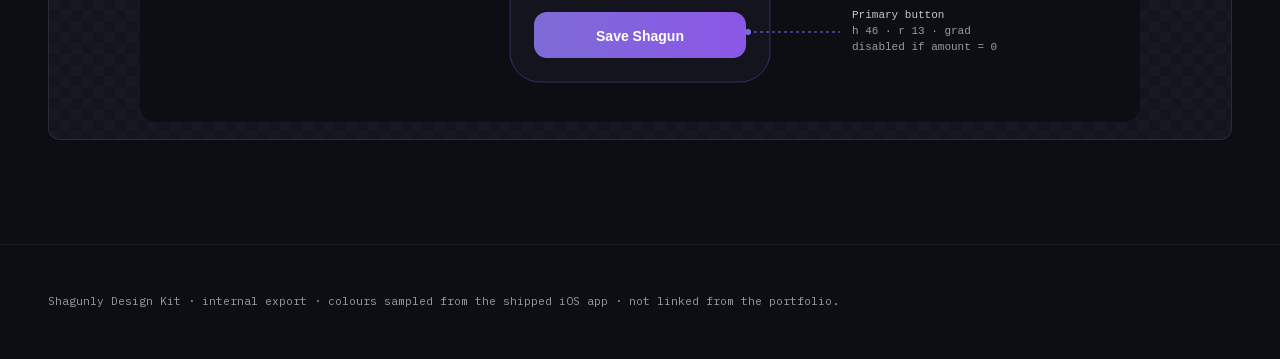
<file: design-kit.html>
<!DOCTYPE html>
<html lang="en" class="no-js" data-theme="dark">
<head>
  <meta charset="utf-8">
  <meta name="viewport" content="width=device-width, initial-scale=1">
  <meta name="robots" content="noindex">
  <title>Shagunly — Design Kit (internal)</title>
  <link rel="icon" href="img/shagunly/icon-default.webp">
  <link rel="preload" href="fonts/Archivo-var.woff2" as="font" type="font/woff2" crossorigin>
  <link rel="preload" href="fonts/PlexMono-500.woff2" as="font" type="font/woff2" crossorigin>
  <link rel="stylesheet" href="css/main.css?v=20261118">
  <link rel="stylesheet" href="css/design-kit.css?v=20261117">
</head>
<body>
  <a class="skip-link" href="#main">Skip to content</a>
  <header class="kit-head">
    <h1>Shagunly — Design Kit <small>Internal export · not linked in portfolio</small></h1>
    <nav class="kit-nav">
      <a href="#system">System</a>
      <a href="#components">Components</a>
      <a href="#explorations">Explorations</a>
      <a href="#wireframes">Wireframes</a>
      <a href="#flows">Flows</a>
      <a href="#handoff">Handoff</a>
    </nav>
  </header>

  <div class="kit-hint">
    <b>How to use:</b> hit <b>Copy SVG</b> on any tile → in Figma press <b>⌘V</b>. It pastes as editable vectors + text.
    Colours are sampled from the shipped app. Display type is set as <b>serif</b> (swap to your Shagunly serif), UI text as <b>Archivo</b>, labels/numerals as <b>IBM Plex Mono</b> — remap fonts in Figma after paste.
  </div>

  <main id="main" tabindex="-1">

  <!-- ============================ 01 SYSTEM ============================ -->
  <section class="kit-section" id="system">
    <header>
      <span class="num">01 — Foundations</span>
      <h2>Design System &amp; Styles</h2>
      <p>The tokens the whole app is built from — colour, type, spacing, and the “night + festive” theme. Sampled from the live build.</p>
    </header>
    <div class="kit-grid">

      <!-- Color tokens -->
      <figure class="kit">
        <figcaption><span class="kit-name">Colour Tokens</span><button class="copy" data-copy>Copy SVG</button></figcaption>
        <div class="kit-canvas">
          <svg xmlns="http://www.w3.org/2000/svg" viewBox="0 0 760 500" width="760" height="500">
            <defs>
              <linearGradient id="ct-grad" x1="0" y1="0" x2="1" y2="1">
                <stop offset="0" stop-color="#7E6BD6"/><stop offset="1" stop-color="#8B57E6"/>
              </linearGradient>
            </defs>
            <rect width="760" height="500" rx="16" fill="#0D0D14"/>
            <text x="32" y="52" font-family="'IBM Plex Mono',monospace" font-size="13" letter-spacing="2" fill="#9A9AA8">COLOUR TOKENS</text>
            <!-- row helper: swatch 150 wide -->
            <!-- Surfaces -->
            <text x="32" y="92" font-family="'IBM Plex Mono',monospace" font-size="11" letter-spacing="1.5" fill="#6E6E7C">SURFACES</text>
            <g>
              <rect x="32" y="104" width="160" height="86" rx="10" fill="#0D0D14" stroke="rgba(255,255,255,0.12)"/>
              <text x="44" y="164" font-family="Archivo,sans-serif" font-size="13" fill="#F4F3F7">Base</text>
              <text x="44" y="180" font-family="'IBM Plex Mono',monospace" font-size="11" fill="#9A9AA8">#0D0D14</text>
            </g>
            <g>
              <rect x="204" y="104" width="160" height="86" rx="10" fill="#1B1B26" stroke="rgba(255,255,255,0.10)"/>
              <text x="216" y="164" font-family="Archivo,sans-serif" font-size="13" fill="#F4F3F7">Card</text>
              <text x="216" y="180" font-family="'IBM Plex Mono',monospace" font-size="11" fill="#9A9AA8">#1B1B26</text>
            </g>
            <g>
              <rect x="376" y="104" width="160" height="86" rx="10" fill="#15131F" stroke="rgba(255,255,255,0.10)"/>
              <text x="388" y="164" font-family="Archivo,sans-serif" font-size="13" fill="#F4F3F7">Field</text>
              <text x="388" y="180" font-family="'IBM Plex Mono',monospace" font-size="11" fill="#9A9AA8">#15131F</text>
            </g>
            <g>
              <rect x="548" y="104" width="180" height="86" rx="10" fill="#20212B" stroke="rgba(255,255,255,0.10)"/>
              <text x="560" y="164" font-family="Archivo,sans-serif" font-size="13" fill="#F4F3F7">Elevated</text>
              <text x="560" y="180" font-family="'IBM Plex Mono',monospace" font-size="11" fill="#9A9AA8">#20212B</text>
            </g>
            <!-- Brand + semantic -->
            <text x="32" y="228" font-family="'IBM Plex Mono',monospace" font-size="11" letter-spacing="1.5" fill="#6E6E7C">BRAND &amp; SEMANTIC</text>
            <g>
              <rect x="32" y="240" width="160" height="120" rx="10" fill="url(#ct-grad)"/>
              <text x="44" y="326" font-family="Archivo,sans-serif" font-size="13" fill="#fff">Festive gradient</text>
              <text x="44" y="344" font-family="'IBM Plex Mono',monospace" font-size="10.5" fill="rgba(255,255,255,0.85)">#7E6BD6 → #8B57E6</text>
            </g>
            <g>
              <rect x="204" y="240" width="160" height="120" rx="10" fill="#7158D7"/>
              <text x="216" y="326" font-family="Archivo,sans-serif" font-size="13" fill="#fff">Primary</text>
              <text x="216" y="344" font-family="'IBM Plex Mono',monospace" font-size="11" fill="rgba(255,255,255,0.9)">#7158D7</text>
            </g>
            <g>
              <rect x="376" y="240" width="118" height="120" rx="10" fill="#40C486"/>
              <text x="388" y="326" font-family="Archivo,sans-serif" font-size="13" fill="#06130C">Received</text>
              <text x="388" y="344" font-family="'IBM Plex Mono',monospace" font-size="11" fill="#06130C">#40C486</text>
            </g>
            <g>
              <rect x="506" y="240" width="106" height="120" rx="10" fill="#EC6A7C"/>
              <text x="518" y="326" font-family="Archivo,sans-serif" font-size="13" fill="#2A0910">Given</text>
              <text x="518" y="344" font-family="'IBM Plex Mono',monospace" font-size="11" fill="#2A0910">#EC6A7C</text>
            </g>
            <g>
              <rect x="624" y="240" width="104" height="120" rx="10" fill="#E8B04B"/>
              <text x="636" y="326" font-family="Archivo,sans-serif" font-size="13" fill="#231703">Gold</text>
              <text x="636" y="344" font-family="'IBM Plex Mono',monospace" font-size="11" fill="#231703">#E8B04B</text>
            </g>
            <!-- Text -->
            <text x="32" y="398" font-family="'IBM Plex Mono',monospace" font-size="11" letter-spacing="1.5" fill="#6E6E7C">TEXT</text>
            <g>
              <rect x="32" y="410" width="230" height="66" rx="10" fill="#1B1B26" stroke="rgba(255,255,255,0.08)"/>
              <circle cx="66" cy="443" r="14" fill="#F4F3F7"/>
              <text x="92" y="440" font-family="Archivo,sans-serif" font-size="13" fill="#F4F3F7">Text / Primary</text>
              <text x="92" y="456" font-family="'IBM Plex Mono',monospace" font-size="11" fill="#9A9AA8">#F4F3F7</text>
            </g>
            <g>
              <rect x="274" y="410" width="230" height="66" rx="10" fill="#1B1B26" stroke="rgba(255,255,255,0.08)"/>
              <circle cx="308" cy="443" r="14" fill="#9A9AA8"/>
              <text x="334" y="440" font-family="Archivo,sans-serif" font-size="13" fill="#F4F3F7">Text / Muted</text>
              <text x="334" y="456" font-family="'IBM Plex Mono',monospace" font-size="11" fill="#9A9AA8">#9A9AA8</text>
            </g>
            <g>
              <rect x="516" y="410" width="212" height="66" rx="10" fill="#1B1B26" stroke="rgba(255,255,255,0.08)"/>
              <rect x="536" y="429" width="28" height="28" rx="6" fill="none" stroke="rgba(255,255,255,0.14)"/>
              <text x="576" y="440" font-family="Archivo,sans-serif" font-size="13" fill="#F4F3F7">Hairline</text>
              <text x="576" y="456" font-family="'IBM Plex Mono',monospace" font-size="10" fill="#9A9AA8">rgba(255,.10)</text>
            </g>
          </svg>
        </div>
      </figure>

      <!-- Type scale -->
      <figure class="kit">
        <figcaption><span class="kit-name">Type Scale</span><button class="copy" data-copy>Copy SVG</button></figcaption>
        <div class="kit-canvas">
          <svg xmlns="http://www.w3.org/2000/svg" viewBox="0 0 760 500" width="760" height="500">
            <rect width="760" height="500" rx="16" fill="#0D0D14"/>
            <text x="32" y="52" font-family="'IBM Plex Mono',monospace" font-size="13" letter-spacing="2" fill="#9A9AA8">TYPE SCALE</text>
            <line x1="32" y1="70" x2="728" y2="70" stroke="rgba(255,255,255,0.08)"/>

            <text x="32" y="118" font-family="Georgia,serif" font-size="40" fill="#F4F3F7">Meera’s Sangeet</text>
            <text x="600" y="112" font-family="'IBM Plex Mono',monospace" font-size="11" fill="#9A9AA8" text-anchor="end">Display · Serif</text>
            <text x="728" y="112" font-family="'IBM Plex Mono',monospace" font-size="11" fill="#6E6E7C" text-anchor="end">34/40</text>

            <text x="32" y="170" font-family="Georgia,serif" font-size="26" fill="#F4F3F7">New Shagun</text>
            <text x="600" y="166" font-family="'IBM Plex Mono',monospace" font-size="11" fill="#9A9AA8" text-anchor="end">Title · Serif</text>
            <text x="728" y="166" font-family="'IBM Plex Mono',monospace" font-size="11" fill="#6E6E7C" text-anchor="end">22/28</text>

            <text x="32" y="214" font-family="Archivo,sans-serif" font-size="17" font-weight="600" fill="#F4F3F7">Log a gift received</text>
            <text x="600" y="210" font-family="'IBM Plex Mono',monospace" font-size="11" fill="#9A9AA8" text-anchor="end">Label · Sans 600</text>
            <text x="728" y="210" font-family="'IBM Plex Mono',monospace" font-size="11" fill="#6E6E7C" text-anchor="end">16/22</text>

            <text x="32" y="252" font-family="Archivo,sans-serif" font-size="14" fill="#C7C7D2">You’ve received ₹11,100 more than you’ve given</text>
            <text x="600" y="248" font-family="'IBM Plex Mono',monospace" font-size="11" fill="#9A9AA8" text-anchor="end">Body · Sans</text>
            <text x="728" y="248" font-family="'IBM Plex Mono',monospace" font-size="11" fill="#6E6E7C" text-anchor="end">14/21</text>

            <text x="32" y="288" font-family="Archivo,sans-serif" font-size="12" fill="#9A9AA8">2 entries · Birthday · 22 Mar</text>
            <text x="600" y="284" font-family="'IBM Plex Mono',monospace" font-size="11" fill="#9A9AA8" text-anchor="end">Caption · Sans</text>
            <text x="728" y="284" font-family="'IBM Plex Mono',monospace" font-size="11" fill="#6E6E7C" text-anchor="end">12/16</text>

            <text x="32" y="324" font-family="'IBM Plex Mono',monospace" font-size="11" letter-spacing="1.5" fill="#9A9AA8">AUSPICIOUS AMOUNTS</text>
            <text x="600" y="320" font-family="'IBM Plex Mono',monospace" font-size="11" fill="#9A9AA8" text-anchor="end">Overline · Mono</text>
            <text x="728" y="320" font-family="'IBM Plex Mono',monospace" font-size="11" fill="#6E6E7C" text-anchor="end">11/16</text>

            <line x1="32" y1="352" x2="728" y2="352" stroke="rgba(255,255,255,0.08)"/>
            <text x="32" y="384" font-family="'IBM Plex Mono',monospace" font-size="11" letter-spacing="1.5" fill="#6E6E7C">NUMERALS — tabular, mono</text>
            <text x="32" y="428" font-family="'IBM Plex Mono',monospace" font-size="30" fill="#40C486">+ ₹5,100</text>
            <text x="250" y="428" font-family="'IBM Plex Mono',monospace" font-size="30" fill="#EC6A7C">− ₹2,100</text>
            <text x="470" y="428" font-family="'IBM Plex Mono',monospace" font-size="30" fill="#F4F3F7">₹13,901</text>
            <text x="32" y="462" font-family="Archivo,sans-serif" font-size="12" fill="#9A9AA8">Amounts always use mono numerals so columns align in lists.</text>
          </svg>
        </div>
      </figure>

      <!-- Spacing -->
      <figure class="kit">
        <figcaption><span class="kit-name">Spacing Scale (4pt base)</span><button class="copy" data-copy>Copy SVG</button></figcaption>
        <div class="kit-canvas">
          <svg xmlns="http://www.w3.org/2000/svg" viewBox="0 0 760 340" width="760" height="340">
            <rect width="760" height="340" rx="16" fill="#0D0D14"/>
            <text x="32" y="48" font-family="'IBM Plex Mono',monospace" font-size="13" letter-spacing="2" fill="#9A9AA8">SPACING · 4PT BASE</text>
            <!-- bars -->
            <g font-family="'IBM Plex Mono',monospace" font-size="12">
              <rect x="120" y="74" width="16" height="20" rx="3" fill="#7158D7"/><text x="104" y="89" fill="#9A9AA8" text-anchor="end">4</text><text x="150" y="89" fill="#6E6E7C">xs · icon gaps</text>
              <rect x="120" y="104" width="32" height="20" rx="3" fill="#7158D7"/><text x="104" y="119" fill="#9A9AA8" text-anchor="end">8</text><text x="166" y="119" fill="#6E6E7C">sm · chip padding</text>
              <rect x="120" y="134" width="48" height="20" rx="3" fill="#7158D7"/><text x="104" y="149" fill="#9A9AA8" text-anchor="end">12</text><text x="182" y="149" fill="#6E6E7C">md · list row gap</text>
              <rect x="120" y="164" width="64" height="20" rx="3" fill="#8058DC"/><text x="104" y="179" fill="#9A9AA8" text-anchor="end">16</text><text x="198" y="179" fill="#6E6E7C">lg · card padding</text>
              <rect x="120" y="194" width="96" height="20" rx="3" fill="#8058DC"/><text x="104" y="209" fill="#9A9AA8" text-anchor="end">24</text><text x="230" y="209" fill="#6E6E7C">xl · section inset</text>
              <rect x="120" y="224" width="128" height="20" rx="3" fill="#8B57E6"/><text x="104" y="239" fill="#9A9AA8" text-anchor="end">32</text><text x="262" y="239" fill="#6E6E7C">2xl · block gap</text>
              <rect x="120" y="254" width="192" height="20" rx="3" fill="#8B57E6"/><text x="104" y="269" fill="#9A9AA8" text-anchor="end">48</text><text x="326" y="269" fill="#6E6E7C">3xl · screen margin top</text>
              <rect x="120" y="284" width="256" height="20" rx="3" fill="#8B57E6"/><text x="104" y="299" fill="#9A9AA8" text-anchor="end">64</text><text x="390" y="299" fill="#6E6E7C">4xl · hero rhythm</text>
            </g>
            <text x="32" y="326" font-family="Archivo,sans-serif" font-size="11" fill="#6E6E7C">Corner radius: chips 999 · cards 16 · sheets 24 · fields 14</text>
          </svg>
        </div>
      </figure>

      <!-- Theme board -->
      <figure class="kit">
        <figcaption><span class="kit-name">Theme — Night + Festive</span><button class="copy" data-copy>Copy SVG</button></figcaption>
        <div class="kit-canvas">
          <svg xmlns="http://www.w3.org/2000/svg" viewBox="0 0 760 380" width="760" height="380">
            <defs>
              <radialGradient id="th-glow" cx="0.75" cy="0.25" r="0.8">
                <stop offset="0" stop-color="#8B57E6" stop-opacity="0.55"/>
                <stop offset="0.5" stop-color="#7E6BD6" stop-opacity="0.18"/>
                <stop offset="1" stop-color="#0D0D14" stop-opacity="0"/>
              </radialGradient>
              <linearGradient id="th-card" x1="0" y1="0" x2="1" y2="1">
                <stop offset="0" stop-color="#7E6BD6"/><stop offset="1" stop-color="#8B57E6"/>
              </linearGradient>
            </defs>
            <rect width="760" height="380" rx="16" fill="#0D0D14"/>
            <rect width="760" height="380" rx="16" fill="url(#th-glow)"/>
            <text x="32" y="52" font-family="'IBM Plex Mono',monospace" font-size="13" letter-spacing="2" fill="#C7C7D2">NIGHT + FESTIVE</text>
            <text x="32" y="118" font-family="Georgia,serif" font-size="34" fill="#F4F3F7">A money app that</text>
            <text x="32" y="158" font-family="Georgia,serif" font-size="34" fill="#F4F3F7">feels like an occasion.</text>
            <text x="32" y="196" font-family="Archivo,sans-serif" font-size="14" fill="#B7B7C4" width="360">Deep navy base lets celebratory violet glow without shouting;</text>
            <text x="32" y="216" font-family="Archivo,sans-serif" font-size="14" fill="#B7B7C4">a serif voice brings warmth to the numbers.</text>
            <!-- sample festive card -->
            <g transform="translate(430,240)">
              <rect x="0" y="0" width="298" height="112" rx="16" fill="url(#th-card)"/>
              <text x="20" y="34" font-family="'IBM Plex Mono',monospace" font-size="10" letter-spacing="1.5" fill="rgba(255,255,255,0.85)">COMING UP</text>
              <text x="20" y="66" font-family="Georgia,serif" font-size="22" fill="#fff">Meera’s Sangeet</text>
              <text x="20" y="90" font-family="Archivo,sans-serif" font-size="12" fill="rgba(255,255,255,0.8)">Meera · 31 Aug · in 56 days</text>
              <path d="M266 22 l4 10 10 4 -10 4 -4 10 -4 -10 -10 -4 10 -4 z" fill="rgba(255,255,255,0.7)"/>
            </g>
            <!-- sparkle motifs -->
            <path d="M360 250 l3 8 8 3 -8 3 -3 8 -3 -8 -8 -3 8 -3 z" fill="#E8B04B" opacity="0.8"/>
            <path d="M395 320 l2 6 6 2 -6 2 -2 6 -2 -6 -6 -2 6 -2 z" fill="#8B57E6"/>
          </svg>
        </div>
      </figure>

    </div>
  </section>

  <!-- ============================ 02 COMPONENTS ============================ -->
  <section class="kit-section" id="components">
    <header>
      <span class="num">02 — Library</span>
      <h2>Components &amp; States</h2>
      <p>The reusable pieces, drawn with their real states. Everything sits on the 4pt grid with the token colours above.</p>
    </header>
    <div class="kit-grid">

      <!-- Buttons -->
      <figure class="kit">
        <figcaption><span class="kit-name">Buttons</span><button class="copy" data-copy>Copy SVG</button></figcaption>
        <div class="kit-canvas">
          <svg xmlns="http://www.w3.org/2000/svg" viewBox="0 0 760 380" width="760" height="380">
            <defs>
              <linearGradient id="btn-g" x1="0" y1="0" x2="1" y2="0">
                <stop offset="0" stop-color="#7E6BD6"/><stop offset="1" stop-color="#8B57E6"/>
              </linearGradient>
              <linearGradient id="btn-g2" x1="0" y1="0" x2="1" y2="0">
                <stop offset="0" stop-color="#5B4CA6" stop-opacity="0.9"/><stop offset="1" stop-color="#6A44B0" stop-opacity="0.9"/>
              </linearGradient>
            </defs>
            <rect width="760" height="380" rx="16" fill="#0D0D14"/>
            <text x="32" y="46" font-family="'IBM Plex Mono',monospace" font-size="12" letter-spacing="2" fill="#9A9AA8">PRIMARY · gradient</text>
            <!-- default -->
            <rect x="32" y="62" width="320" height="52" rx="14" fill="url(#btn-g)"/>
            <text x="192" y="94" font-family="Archivo,sans-serif" font-size="16" font-weight="600" fill="#fff" text-anchor="middle">Save Shagun</text>
            <text x="372" y="94" font-family="'IBM Plex Mono',monospace" font-size="11" fill="#6E6E7C">default</text>
            <!-- pressed -->
            <rect x="32" y="126" width="320" height="52" rx="14" fill="url(#btn-g2)"/>
            <text x="192" y="158" font-family="Archivo,sans-serif" font-size="16" font-weight="600" fill="rgba(255,255,255,0.9)" text-anchor="middle">Save Shagun</text>
            <text x="372" y="158" font-family="'IBM Plex Mono',monospace" font-size="11" fill="#6E6E7C">pressed</text>
            <!-- disabled -->
            <rect x="32" y="190" width="320" height="52" rx="14" fill="#26242E"/>
            <text x="192" y="222" font-family="Archivo,sans-serif" font-size="16" font-weight="600" fill="#55555F" text-anchor="middle">Save Shagun</text>
            <text x="372" y="222" font-family="'IBM Plex Mono',monospace" font-size="11" fill="#6E6E7C">disabled</text>

            <text x="460" y="46" font-family="'IBM Plex Mono',monospace" font-size="12" letter-spacing="2" fill="#9A9AA8">SECONDARY</text>
            <!-- white pill (on gradient card) -->
            <rect x="460" y="62" width="268" height="52" rx="14" fill="#EFEEF7"/>
            <text x="594" y="94" font-family="Archivo,sans-serif" font-size="16" font-weight="600" fill="#4B3B9E" text-anchor="middle">Plan a gift</text>
            <!-- ghost -->
            <rect x="460" y="126" width="268" height="52" rx="14" fill="none" stroke="rgba(255,255,255,0.16)"/>
            <text x="594" y="158" font-family="Archivo,sans-serif" font-size="16" font-weight="600" fill="#F4F3F7" text-anchor="middle">Cancel</text>
            <!-- text btn -->
            <text x="460" y="220" font-family="Archivo,sans-serif" font-size="15" font-weight="600" fill="#7C6BDF">Save &amp; Add Another</text>

            <!-- destructive / given ctas -->
            <text x="32" y="288" font-family="'IBM Plex Mono',monospace" font-size="12" letter-spacing="2" fill="#9A9AA8">CONTEXTUAL</text>
            <rect x="32" y="304" width="210" height="48" rx="12" fill="#40C486"/>
            <text x="137" y="334" font-family="Archivo,sans-serif" font-size="15" font-weight="600" fill="#06130C" text-anchor="middle">Log received</text>
            <rect x="258" y="304" width="210" height="48" rx="12" fill="#EC6A7C"/>
            <text x="363" y="334" font-family="Archivo,sans-serif" font-size="15" font-weight="600" fill="#2A0910" text-anchor="middle">Log given</text>
          </svg>
        </div>
      </figure>

      <!-- Segmented toggle -->
      <figure class="kit">
        <figcaption><span class="kit-name">Segmented Toggle</span><button class="copy" data-copy>Copy SVG</button></figcaption>
        <div class="kit-canvas">
          <svg xmlns="http://www.w3.org/2000/svg" viewBox="0 0 760 340" width="760" height="340">
            <rect width="760" height="340" rx="16" fill="#0D0D14"/>
            <text x="32" y="46" font-family="'IBM Plex Mono',monospace" font-size="12" letter-spacing="2" fill="#9A9AA8">DIRECTION — received / given</text>
            <rect x="32" y="62" width="440" height="56" rx="14" fill="#15131F"/>
            <rect x="40" y="70" width="212" height="40" rx="10" fill="#20212B"/>
            <text x="146" y="96" font-family="Archivo,sans-serif" font-size="15" font-weight="600" fill="#9A9AA8" text-anchor="middle">Received</text>
            <rect x="256" y="70" width="208" height="40" rx="10" fill="#EC6A7C"/>
            <text x="360" y="96" font-family="Archivo,sans-serif" font-size="15" font-weight="600" fill="#2A0910" text-anchor="middle">Given</text>
            <text x="492" y="96" font-family="'IBM Plex Mono',monospace" font-size="11" fill="#6E6E7C">selected: Given</text>

            <text x="32" y="168" font-family="'IBM Plex Mono',monospace" font-size="12" letter-spacing="2" fill="#9A9AA8">GIFT TYPE — cash / gift / both</text>
            <rect x="32" y="184" width="150" height="48" rx="12" fill="none" stroke="#7158D7"/>
            <text x="107" y="213" font-family="Archivo,sans-serif" font-size="15" font-weight="600" fill="#9C8BEA" text-anchor="middle">Cash</text>
            <rect x="190" y="184" width="150" height="48" rx="12" fill="#1B1B26"/>
            <text x="265" y="213" font-family="Archivo,sans-serif" font-size="15" fill="#9A9AA8" text-anchor="middle">Gift</text>
            <rect x="348" y="184" width="150" height="48" rx="12" fill="#1B1B26"/>
            <text x="423" y="213" font-family="Archivo,sans-serif" font-size="15" fill="#9A9AA8" text-anchor="middle">Both</text>

            <text x="32" y="284" font-family="'IBM Plex Mono',monospace" font-size="12" letter-spacing="2" fill="#9A9AA8">SWITCH — show / hide account</text>
            <rect x="32" y="298" width="54" height="30" rx="15" fill="#7158D7"/>
            <circle cx="71" cy="313" r="11" fill="#fff"/>
            <text x="100" y="317" font-family="Archivo,sans-serif" font-size="14" fill="#C7C7D2">On</text>
            <rect x="160" y="298" width="54" height="30" rx="15" fill="#2A2A34"/>
            <circle cx="175" cy="313" r="11" fill="#8A8A96"/>
            <text x="228" y="317" font-family="Archivo,sans-serif" font-size="14" fill="#9A9AA8">Off</text>
          </svg>
        </div>
      </figure>

      <!-- Auspicious chips -->
      <figure class="kit">
        <figcaption><span class="kit-name">Auspicious Amount Chips</span><button class="copy" data-copy>Copy SVG</button></figcaption>
        <div class="kit-canvas">
          <svg xmlns="http://www.w3.org/2000/svg" viewBox="0 0 760 280" width="760" height="280">
            <rect width="760" height="280" rx="16" fill="#0D0D14"/>
            <text x="32" y="46" font-family="'IBM Plex Mono',monospace" font-size="11" letter-spacing="1.5" fill="#9A9AA8">AUSPICIOUS AMOUNTS — default</text>
            <g font-family="'IBM Plex Mono',monospace" font-size="15">
              <rect x="32" y="60" width="120" height="46" rx="23" fill="none" stroke="rgba(124,107,223,0.5)"/><text x="92" y="88" fill="#9C8BEA" text-anchor="middle">₹501</text>
              <rect x="166" y="60" width="140" height="46" rx="23" fill="none" stroke="rgba(124,107,223,0.5)"/><text x="236" y="88" fill="#9C8BEA" text-anchor="middle">₹1,100</text>
              <rect x="320" y="60" width="140" height="46" rx="23" fill="none" stroke="rgba(124,107,223,0.5)"/><text x="390" y="88" fill="#9C8BEA" text-anchor="middle">₹2,100</text>
              <rect x="474" y="60" width="140" height="46" rx="23" fill="none" stroke="rgba(124,107,223,0.5)"/><text x="544" y="88" fill="#9C8BEA" text-anchor="middle">₹5,100</text>
            </g>
            <text x="32" y="158" font-family="'IBM Plex Mono',monospace" font-size="11" letter-spacing="1.5" fill="#9A9AA8">SELECTED — ₹2,100 tapped</text>
            <g font-family="'IBM Plex Mono',monospace" font-size="15">
              <rect x="32" y="172" width="120" height="46" rx="23" fill="none" stroke="rgba(124,107,223,0.4)"/><text x="92" y="200" fill="#7A7A88" text-anchor="middle">₹501</text>
              <rect x="166" y="172" width="140" height="46" rx="23" fill="none" stroke="rgba(124,107,223,0.4)"/><text x="236" y="200" fill="#7A7A88" text-anchor="middle">₹1,100</text>
              <rect x="320" y="172" width="140" height="46" rx="23" fill="#7158D7"/><text x="390" y="200" fill="#fff" text-anchor="middle">₹2,100</text>
              <rect x="474" y="172" width="140" height="46" rx="23" fill="none" stroke="rgba(124,107,223,0.4)"/><text x="544" y="200" fill="#7A7A88" text-anchor="middle">₹5,100</text>
            </g>
            <text x="32" y="256" font-family="Archivo,sans-serif" font-size="12" fill="#6E6E7C">Amounts conventionally end in ₹1 — presets make the culturally-correct value one tap.</text>
          </svg>
        </div>
      </figure>

      <!-- Cards -->
      <figure class="kit">
        <figcaption><span class="kit-name">Cards — occasion &amp; person</span><button class="copy" data-copy>Copy SVG</button></figcaption>
        <div class="kit-canvas">
          <svg xmlns="http://www.w3.org/2000/svg" viewBox="0 0 760 380" width="760" height="380">
            <rect width="760" height="380" rx="16" fill="#0D0D14"/>
            <text x="32" y="44" font-family="'IBM Plex Mono',monospace" font-size="11" letter-spacing="1.5" fill="#9A9AA8">OCCASION ROW</text>
            <rect x="32" y="58" width="696" height="92" rx="16" fill="#1B1B26" stroke="rgba(255,255,255,0.06)"/>
            <rect x="52" y="78" width="52" height="52" rx="12" fill="#211E33"/>
            <text x="78" y="103" font-family="'IBM Plex Mono',monospace" font-size="17" fill="#9C8BEA" text-anchor="middle">22</text>
            <text x="78" y="120" font-family="'IBM Plex Mono',monospace" font-size="9" fill="#9A9AA8" text-anchor="middle">MAR</text>
            <text x="124" y="98" font-family="Georgia,serif" font-size="19" fill="#F4F3F7">Dad’s 60th Birthday</text>
            <text x="124" y="120" font-family="Archivo,sans-serif" font-size="12" fill="#9A9AA8">Dad · Birthday</text>
            <text x="708" y="110" font-family="Archivo,sans-serif" font-size="12" fill="#9A9AA8" text-anchor="end">5 gifts logged</text>

            <text x="32" y="196" font-family="'IBM Plex Mono',monospace" font-size="11" letter-spacing="1.5" fill="#9A9AA8">PERSON ROW — running balance</text>
            <rect x="32" y="210" width="696" height="80" rx="16" fill="#1B1B26" stroke="rgba(255,255,255,0.06)"/>
            <circle cx="76" cy="250" r="22" fill="#3A2740"/>
            <text x="76" y="256" font-family="Archivo,sans-serif" font-size="17" font-weight="600" fill="#E39BC0" text-anchor="middle">A</text>
            <text x="112" y="245" font-family="Archivo,sans-serif" font-size="16" font-weight="600" fill="#F4F3F7">Arjun Malhotra</text>
            <text x="112" y="266" font-family="Archivo,sans-serif" font-size="12" fill="#9A9AA8">2 entries</text>
            <text x="676" y="242" font-family="'IBM Plex Mono',monospace" font-size="17" fill="#40C486" text-anchor="end">+ ₹2,200</text>
            <text x="676" y="264" font-family="Archivo,sans-serif" font-size="11" fill="#9A9AA8" text-anchor="end">Your turn</text>
            <path d="M700 236 l6 6 -6 6" fill="none" stroke="#6E6E7C" stroke-width="1.5"/>

            <text x="32" y="336" font-family="'IBM Plex Mono',monospace" font-size="11" letter-spacing="1.5" fill="#9A9AA8">BALANCE STATES</text>
            <text x="32" y="362" font-family="'IBM Plex Mono',monospace" font-size="14" fill="#40C486">+ Your turn</text>
            <text x="200" y="362" font-family="'IBM Plex Mono',monospace" font-size="14" fill="#EC6A7C">− Their turn</text>
            <text x="380" y="362" font-family="'IBM Plex Mono',monospace" font-size="14" fill="#9A9AA8">= Even</text>
          </svg>
        </div>
      </figure>

      <!-- FAB + nav -->
      <figure class="kit">
        <figcaption><span class="kit-name">FAB &amp; Bottom Nav</span><button class="copy" data-copy>Copy SVG</button></figcaption>
        <div class="kit-canvas">
          <svg xmlns="http://www.w3.org/2000/svg" viewBox="0 0 760 260" width="760" height="260">
            <defs>
              <linearGradient id="fab-g" x1="0" y1="0" x2="1" y2="1"><stop offset="0" stop-color="#7E6BD6"/><stop offset="1" stop-color="#8B57E6"/></linearGradient>
            </defs>
            <rect width="760" height="260" rx="16" fill="#0D0D14"/>
            <text x="32" y="44" font-family="'IBM Plex Mono',monospace" font-size="11" letter-spacing="1.5" fill="#9A9AA8">FLOATING ACTION</text>
            <circle cx="80" cy="120" r="34" fill="url(#fab-g)"/>
            <path d="M80 104 v32 M64 120 h32" stroke="#fff" stroke-width="3.5" stroke-linecap="round"/>
            <text x="140" y="116" font-family="Archivo,sans-serif" font-size="13" fill="#C7C7D2">56×56 · gradient · glow shadow</text>
            <text x="140" y="136" font-family="Archivo,sans-serif" font-size="13" fill="#9A9AA8">Opens “New Shagun” sheet</text>

            <text x="32" y="196" font-family="'IBM Plex Mono',monospace" font-size="11" letter-spacing="1.5" fill="#9A9AA8">TAB BAR</text>
            <rect x="200" y="200" width="360" height="44" rx="22" fill="#16161F"/>
            <g font-family="Archivo,sans-serif" font-size="10" text-anchor="middle">
              <rect x="212" y="210" width="80" height="24" rx="12" fill="#241F38"/>
              <circle cx="252" cy="216" r="3.5" fill="#9C8BEA"/><text x="252" y="230" fill="#9C8BEA">Home</text>
              <circle cx="340" cy="216" r="3.5" fill="#7A7A88"/><text x="340" y="230" fill="#7A7A88">People</text>
              <circle cx="420" cy="216" r="3.5" fill="#7A7A88"/><text x="420" y="230" fill="#7A7A88">Occasions</text>
              <circle cx="510" cy="216" r="3.5" fill="#7A7A88"/><text x="510" y="230" fill="#7A7A88">Settings</text>
            </g>
          </svg>
        </div>
      </figure>

    </div>
  </section>

  <!-- ============================ 03 EXPLORATIONS ============================ -->
  <section class="kit-section" id="explorations">
    <header>
      <span class="num">03 — Explorations</span>
      <h2>Variations &amp; Rejected Alternates</h2>
      <p>Each shipped screen is the survivor of a fork. These are the wireframe-level alternates I weighed in Figma before committing — “Considered” vs “Shipped”. Drop the real exploration frames on top of these once exported.</p>
    </header>
    <div class="kit-grid">

      <!-- Amount entry -->
      <figure class="kit">
        <figcaption><span class="kit-name">Amount entry — plain field vs presets</span><button class="copy" data-copy>Copy SVG</button></figcaption>
        <div class="kit-canvas">
          <svg xmlns="http://www.w3.org/2000/svg" viewBox="0 0 760 440" width="760" height="440">
            <rect width="760" height="440" rx="16" fill="#0D0D14"/>
            <!-- A: considered -->
            <text x="40" y="46" font-family="'IBM Plex Mono',monospace" font-size="11" letter-spacing="1.5" fill="#EC6A7C">A · CONSIDERED</text>
            <rect x="40" y="60" width="300" height="340" rx="22" fill="#14141E" stroke="rgba(255,255,255,0.08)"/>
            <text x="64" y="104" font-family="Georgia,serif" font-size="18" fill="#F4F3F7">Enter amount</text>
            <rect x="64" y="126" width="252" height="60" rx="12" fill="#0D0D14" stroke="rgba(255,255,255,0.12)"/>
            <text x="80" y="164" font-family="'IBM Plex Mono',monospace" font-size="22" fill="#55555F">₹ 0</text>
            <rect x="64" y="210" width="252" height="150" rx="10" fill="#101019"/>
            <text x="190" y="290" font-family="Archivo,sans-serif" font-size="12" fill="#55555F" text-anchor="middle">numeric keypad</text>
            <text x="64" y="392" font-family="Archivo,sans-serif" font-size="11" fill="#7A7A88">Fast to build · culturally blind</text>
            <!-- B: shipped -->
            <text x="420" y="46" font-family="'IBM Plex Mono',monospace" font-size="11" letter-spacing="1.5" fill="#40C486">B · SHIPPED ✓</text>
            <rect x="420" y="60" width="300" height="340" rx="22" fill="#14141E" stroke="rgba(124,107,223,0.4)"/>
            <text x="444" y="104" font-family="Georgia,serif" font-size="18" fill="#F4F3F7">Enter amount</text>
            <rect x="444" y="126" width="252" height="56" rx="12" fill="#15131F" stroke="rgba(255,255,255,0.10)"/>
            <text x="460" y="162" font-family="'IBM Plex Mono',monospace" font-size="20" fill="#F4F3F7">₹ 2,100</text>
            <text x="444" y="212" font-family="'IBM Plex Mono',monospace" font-size="9" letter-spacing="1.5" fill="#9A9AA8">AUSPICIOUS</text>
            <g font-family="'IBM Plex Mono',monospace" font-size="12">
              <rect x="444" y="222" width="76" height="34" rx="17" fill="none" stroke="rgba(124,107,223,0.5)"/><text x="482" y="244" fill="#9C8BEA" text-anchor="middle">₹501</text>
              <rect x="530" y="222" width="84" height="34" rx="17" fill="#7158D7"/><text x="572" y="244" fill="#fff" text-anchor="middle">₹2,100</text>
              <rect x="624" y="222" width="72" height="34" rx="17" fill="none" stroke="rgba(124,107,223,0.5)"/><text x="660" y="244" fill="#9C8BEA" text-anchor="middle">₹5.1k</text>
            </g>
            <rect x="444" y="286" width="252" height="74" rx="10" fill="#101019"/>
            <text x="570" y="328" font-family="Archivo,sans-serif" font-size="12" fill="#55555F" text-anchor="middle">keypad (optional)</text>
            <text x="444" y="392" font-family="Archivo,sans-serif" font-size="11" fill="#9C8BEA">Correct amount in one tap</text>
          </svg>
        </div>
      </figure>

      <!-- People -->
      <figure class="kit">
        <figcaption><span class="kit-name">People — log vs running balance</span><button class="copy" data-copy>Copy SVG</button></figcaption>
        <div class="kit-canvas">
          <svg xmlns="http://www.w3.org/2000/svg" viewBox="0 0 760 440" width="760" height="440">
            <rect width="760" height="440" rx="16" fill="#0D0D14"/>
            <text x="40" y="46" font-family="'IBM Plex Mono',monospace" font-size="11" letter-spacing="1.5" fill="#EC6A7C">A · CONSIDERED — transaction log</text>
            <rect x="40" y="60" width="300" height="340" rx="22" fill="#14141E" stroke="rgba(255,255,255,0.08)"/>
            <g font-family="Archivo,sans-serif">
              <text x="64" y="98" font-family="Georgia,serif" font-size="17" fill="#F4F3F7">Arjun Malhotra</text>
              <line x1="64" y1="112" x2="316" y2="112" stroke="rgba(255,255,255,0.07)"/>
              <text x="64" y="140" font-size="12" fill="#C7C7D2">22 Mar · Birthday</text><text x="316" y="140" font-size="12" fill="#40C486" text-anchor="end">+₹1,100</text>
              <text x="64" y="168" font-size="12" fill="#C7C7D2">03 Jun · —</text><text x="316" y="168" font-size="12" fill="#40C486" text-anchor="end">+₹1,100</text>
              <text x="64" y="196" font-size="12" fill="#C7C7D2">12 Apr · Wedding</text><text x="316" y="196" font-size="12" fill="#EC6A7C" text-anchor="end">−₹2,100</text>
              <text x="64" y="224" font-size="12" fill="#C7C7D2">18 Jan · Diwali</text><text x="316" y="224" font-size="12" fill="#40C486" text-anchor="end">+₹501</text>
              <line x1="64" y1="244" x2="316" y2="244" stroke="rgba(255,255,255,0.07)"/>
            </g>
            <text x="64" y="392" font-family="Archivo,sans-serif" font-size="11" fill="#7A7A88">Accurate · reads like accounting</text>

            <text x="420" y="46" font-family="'IBM Plex Mono',monospace" font-size="11" letter-spacing="1.5" fill="#40C486">B · SHIPPED ✓ — relationship state</text>
            <rect x="420" y="60" width="300" height="340" rx="22" fill="#14141E" stroke="rgba(124,107,223,0.4)"/>
            <text x="444" y="98" font-family="Georgia,serif" font-size="17" fill="#F4F3F7">People</text>
            <g>
              <rect x="444" y="116" width="252" height="58" rx="12" fill="#1B1B26"/>
              <circle cx="474" cy="145" r="15" fill="#3A2740"/><text x="474" y="150" font-family="Archivo,sans-serif" font-size="12" fill="#E39BC0" text-anchor="middle">A</text>
              <text x="500" y="141" font-family="Archivo,sans-serif" font-size="13" fill="#F4F3F7">Arjun Malhotra</text>
              <text x="500" y="159" font-family="Archivo,sans-serif" font-size="10" fill="#9A9AA8">2 entries</text>
              <text x="680" y="140" font-family="'IBM Plex Mono',monospace" font-size="13" fill="#40C486" text-anchor="end">+₹2,200</text>
              <text x="680" y="158" font-family="Archivo,sans-serif" font-size="9" fill="#9A9AA8" text-anchor="end">Your turn</text>
            </g>
            <g>
              <rect x="444" y="184" width="252" height="58" rx="12" fill="#1B1B26"/>
              <circle cx="474" cy="213" r="15" fill="#2A2438"/><text x="474" y="218" font-family="Archivo,sans-serif" font-size="12" fill="#9C8BEA" text-anchor="middle">S</text>
              <text x="500" y="209" font-family="Archivo,sans-serif" font-size="13" fill="#F4F3F7">Sunita Verma</text>
              <text x="500" y="227" font-family="Archivo,sans-serif" font-size="10" fill="#9A9AA8">2 entries</text>
              <text x="680" y="208" font-family="'IBM Plex Mono',monospace" font-size="13" fill="#40C486" text-anchor="end">+₹12,100</text>
              <text x="680" y="226" font-family="Archivo,sans-serif" font-size="9" fill="#9A9AA8" text-anchor="end">Your turn</text>
            </g>
            <g>
              <rect x="444" y="252" width="252" height="58" rx="12" fill="#1B1B26"/>
              <circle cx="474" cy="281" r="15" fill="#3A2740"/><text x="474" y="286" font-family="Archivo,sans-serif" font-size="12" fill="#E39BC0" text-anchor="middle">A</text>
              <text x="500" y="277" font-family="Archivo,sans-serif" font-size="13" fill="#F4F3F7">Ananya</text>
              <text x="500" y="295" font-family="Archivo,sans-serif" font-size="10" fill="#9A9AA8">1 entry</text>
              <text x="680" y="276" font-family="'IBM Plex Mono',monospace" font-size="13" fill="#EC6A7C" text-anchor="end">−₹2,100</text>
              <text x="680" y="294" font-family="Archivo,sans-serif" font-size="9" fill="#9A9AA8" text-anchor="end">Their turn</text>
            </g>
            <text x="444" y="392" font-family="Archivo,sans-serif" font-size="11" fill="#9C8BEA">Answers “where do we stand?” at a glance</text>
          </svg>
        </div>
      </figure>

      <!-- Entry detail -->
      <figure class="kit">
        <figcaption><span class="kit-name">Entry detail — editable vs read-only</span><button class="copy" data-copy>Copy SVG</button></figcaption>
        <div class="kit-canvas">
          <svg xmlns="http://www.w3.org/2000/svg" viewBox="0 0 760 440" width="760" height="440">
            <rect width="760" height="440" rx="16" fill="#0D0D14"/>
            <text x="40" y="46" font-family="'IBM Plex Mono',monospace" font-size="11" letter-spacing="1.5" fill="#EC6A7C">A · CONSIDERED — editable by default</text>
            <rect x="40" y="60" width="300" height="340" rx="22" fill="#14141E" stroke="rgba(255,255,255,0.08)"/>
            <text x="64" y="100" font-family="Georgia,serif" font-size="17" fill="#F4F3F7">Edit entry</text>
            <rect x="64" y="118" width="252" height="44" rx="10" fill="#0D0D14" stroke="rgba(255,255,255,0.12)"/><text x="80" y="145" font-family="Archivo,sans-serif" font-size="13" fill="#C7C7D2">₹ 2,100</text>
            <rect x="64" y="172" width="252" height="44" rx="10" fill="#0D0D14" stroke="rgba(255,255,255,0.12)"/><text x="80" y="199" font-family="Archivo,sans-serif" font-size="13" fill="#C7C7D2">Meera</text>
            <rect x="64" y="226" width="252" height="44" rx="10" fill="#0D0D14" stroke="rgba(255,255,255,0.12)"/><text x="80" y="253" font-family="Archivo,sans-serif" font-size="13" fill="#C7C7D2">6 Jul 2026</text>
            <text x="64" y="392" font-family="Archivo,sans-serif" font-size="11" fill="#7A7A88">Powerful · noisy · easy to mis-edit</text>

            <text x="420" y="46" font-family="'IBM Plex Mono',monospace" font-size="11" letter-spacing="1.5" fill="#40C486">B · SHIPPED ✓ — calm read, edit on tap</text>
            <rect x="420" y="60" width="300" height="340" rx="22" fill="#14141E" stroke="rgba(124,107,223,0.4)"/>
            <text x="444" y="100" font-family="Georgia,serif" font-size="17" fill="#F4F3F7">Meera</text>
            <circle cx="686" cy="94" r="16" fill="#20212B"/>
            <path d="M680 100 l8 -8 3 3 -8 8 -3 -3 z M691 89 l2 -2 3 3 -2 2 z" fill="#9C8BEA"/>
            <text x="444" y="150" font-family="'IBM Plex Mono',monospace" font-size="26" fill="#EC6A7C">− ₹2,100</text>
            <text x="444" y="176" font-family="Archivo,sans-serif" font-size="12" fill="#9A9AA8">Given · 12 Apr 2026</text>
            <line x1="444" y1="196" x2="696" y2="196" stroke="rgba(255,255,255,0.07)"/>
            <text x="444" y="224" font-family="Archivo,sans-serif" font-size="12" fill="#9A9AA8">Occasion</text><text x="696" y="224" font-family="Archivo,sans-serif" font-size="12" fill="#C7C7D2" text-anchor="end">Meera’s Wedding</text>
            <text x="444" y="252" font-family="Archivo,sans-serif" font-size="12" fill="#9A9AA8">Type</text><text x="696" y="252" font-family="Archivo,sans-serif" font-size="12" fill="#C7C7D2" text-anchor="end">Cash</text>
            <text x="444" y="392" font-family="Archivo,sans-serif" font-size="11" fill="#9C8BEA">Safe by default · editing is deliberate</text>
          </svg>
        </div>
      </figure>

      <!-- Direction first -->
      <figure class="kit">
        <figcaption><span class="kit-name">Capture order — amount-first vs direction-first</span><button class="copy" data-copy>Copy SVG</button></figcaption>
        <div class="kit-canvas">
          <svg xmlns="http://www.w3.org/2000/svg" viewBox="0 0 760 440" width="760" height="440">
            <rect width="760" height="440" rx="16" fill="#0D0D14"/>
            <text x="40" y="46" font-family="'IBM Plex Mono',monospace" font-size="11" letter-spacing="1.5" fill="#EC6A7C">A · CONSIDERED — amount first</text>
            <rect x="40" y="60" width="300" height="340" rx="22" fill="#14141E" stroke="rgba(255,255,255,0.08)"/>
            <text x="64" y="100" font-family="Archivo,sans-serif" font-size="11" fill="#9A9AA8">1 · AMOUNT</text>
            <rect x="64" y="110" width="252" height="52" rx="12" fill="#0D0D14" stroke="rgba(255,255,255,0.12)"/><text x="80" y="143" font-family="'IBM Plex Mono',monospace" font-size="18" fill="#C7C7D2">₹ 2,100</text>
            <text x="64" y="196" font-family="Archivo,sans-serif" font-size="11" fill="#9A9AA8">2 · WAS THIS GIVEN OR RECEIVED?</text>
            <rect x="64" y="206" width="252" height="44" rx="10" fill="#15131F"/>
            <text x="128" y="233" font-family="Archivo,sans-serif" font-size="12" fill="#9A9AA8" text-anchor="middle">Received</text><text x="252" y="233" font-family="Archivo,sans-serif" font-size="12" fill="#9A9AA8" text-anchor="middle">Given</text>
            <text x="64" y="392" font-family="Archivo,sans-serif" font-size="11" fill="#7A7A88">Meaning decided last · error-prone</text>

            <text x="420" y="46" font-family="'IBM Plex Mono',monospace" font-size="11" letter-spacing="1.5" fill="#40C486">B · SHIPPED ✓ — direction first</text>
            <rect x="420" y="60" width="300" height="340" rx="22" fill="#14141E" stroke="rgba(124,107,223,0.4)"/>
            <text x="444" y="100" font-family="Archivo,sans-serif" font-size="11" fill="#9A9AA8">1 · RECEIVED OR GIVEN?</text>
            <rect x="444" y="110" width="252" height="48" rx="12" fill="#15131F"/>
            <rect x="450" y="116" width="120" height="36" rx="9" fill="#20212B"/><text x="510" y="139" font-family="Archivo,sans-serif" font-size="13" font-weight="600" fill="#9A9AA8" text-anchor="middle">Received</text>
            <rect x="574" y="116" width="118" height="36" rx="9" fill="#EC6A7C"/><text x="633" y="139" font-family="Archivo,sans-serif" font-size="13" font-weight="600" fill="#2A0910" text-anchor="middle">Given</text>
            <text x="444" y="196" font-family="Archivo,sans-serif" font-size="11" fill="#9A9AA8">2 · AMOUNT</text>
            <rect x="444" y="206" width="252" height="52" rx="12" fill="#15131F" stroke="rgba(236,106,124,0.4)"/><text x="460" y="239" font-family="'IBM Plex Mono',monospace" font-size="18" fill="#EC6A7C">₹ 2,100</text>
            <text x="444" y="392" font-family="Archivo,sans-serif" font-size="11" fill="#9C8BEA">Frame set first · every field inherits it</text>
          </svg>
        </div>
      </figure>

      <!-- Identity -->
      <figure class="kit">
        <figcaption><span class="kit-name">Identity — system/light vs serif/night</span><button class="copy" data-copy>Copy SVG</button></figcaption>
        <div class="kit-canvas">
          <svg xmlns="http://www.w3.org/2000/svg" viewBox="0 0 760 440" width="760" height="440">
            <defs><linearGradient id="idg" x1="0" y1="0" x2="1" y2="1"><stop offset="0" stop-color="#7E6BD6"/><stop offset="1" stop-color="#8B57E6"/></linearGradient></defs>
            <rect width="760" height="440" rx="16" fill="#0D0D14"/>
            <text x="40" y="46" font-family="'IBM Plex Mono',monospace" font-size="11" letter-spacing="1.5" fill="#EC6A7C">A · CONSIDERED — system / light</text>
            <rect x="40" y="60" width="300" height="340" rx="22" fill="#F3F3F5"/>
            <text x="64" y="104" font-family="-apple-system,Archivo,sans-serif" font-size="20" font-weight="700" fill="#111">Meera's Sangeet</text>
            <text x="64" y="128" font-family="-apple-system,Archivo,sans-serif" font-size="12" fill="#666">Meera · 31 Aug</text>
            <rect x="64" y="150" width="252" height="70" rx="12" fill="#fff" stroke="#E2E2E6"/>
            <text x="80" y="182" font-family="-apple-system,Archivo,sans-serif" font-size="13" fill="#111">Recent</text>
            <rect x="64" y="300" width="252" height="46" rx="10" fill="#0A84FF"/><text x="190" y="328" font-family="-apple-system,Archivo,sans-serif" font-size="14" font-weight="600" fill="#fff" text-anchor="middle">Plan a gift</text>
            <text x="64" y="392" font-family="Archivo,sans-serif" font-size="11" fill="#7A7A88" opacity="0.001">.</text>

            <text x="420" y="46" font-family="'IBM Plex Mono',monospace" font-size="11" letter-spacing="1.5" fill="#40C486">B · SHIPPED ✓ — serif / night</text>
            <rect x="420" y="60" width="300" height="340" rx="22" fill="#0D0D14" stroke="rgba(124,107,223,0.4)"/>
            <rect x="444" y="150" width="252" height="88" rx="16" fill="url(#idg)"/>
            <text x="462" y="178" font-family="'IBM Plex Mono',monospace" font-size="9" letter-spacing="1.5" fill="rgba(255,255,255,0.85)">COMING UP</text>
            <text x="462" y="206" font-family="Georgia,serif" font-size="20" fill="#fff">Meera’s Sangeet</text>
            <text x="462" y="226" font-family="Archivo,sans-serif" font-size="11" fill="rgba(255,255,255,0.8)">Meera · 31 Aug</text>
            <text x="444" y="104" font-family="Archivo,sans-serif" font-size="12" fill="#9A9AA8">Good evening,</text>
            <text x="444" y="128" font-family="Georgia,serif" font-size="22" fill="#F4F3F7">Rahul</text>
            <rect x="444" y="300" width="252" height="46" rx="12" fill="#EFEEF7"/><text x="570" y="328" font-family="Archivo,sans-serif" font-size="14" font-weight="600" fill="#4B3B9E" text-anchor="middle">Plan a gift</text>
            <text x="444" y="392" font-family="Archivo,sans-serif" font-size="11" fill="#9C8BEA">Warmth + occasion, not generic fintech</text>
          </svg>
        </div>
      </figure>

    </div>
  </section>

  <!-- ============================ 04 WIREFRAMES ============================ -->
  <section class="kit-section" id="wireframes">
    <header>
      <span class="num">04 — Lo-Fi</span>
      <h2>Low-Fidelity Wireframes</h2>
      <p>Before any colour or type, the structure. These are the greyscale skeletons where layout, hierarchy and flow got resolved — the thinking stage that the shipped screens are built on top of.</p>
    </header>
    <div class="kit-grid wide">

      <!-- Lo-fi core screens -->
      <figure class="kit">
        <figcaption><span class="kit-name">Lo-fi — core screens</span><button class="copy" data-copy>Copy SVG</button></figcaption>
        <div class="kit-canvas">
          <svg xmlns="http://www.w3.org/2000/svg" viewBox="0 0 1180 560" width="1180" height="560">
            <rect width="1180" height="560" rx="16" fill="#0D0D14"/>
            <text x="32" y="42" font-family="'IBM Plex Mono',monospace" font-size="12" letter-spacing="2" fill="#9A9AA8">LO-FI · CORE SCREENS</text>

            <!-- Phone 1: Home -->
            <g transform="translate(60,72)">
              <rect width="220" height="440" rx="26" fill="#EAEAEE" stroke="#CFCFD6"/>
              <rect x="86" y="14" width="48" height="9" rx="4.5" fill="#CFCFD6"/>
              <rect x="20" y="40" width="90" height="10" rx="5" fill="#C4C4CC"/>
              <rect x="20" y="56" width="130" height="16" rx="4" fill="#B4B4BE"/>
              <rect x="20" y="80" width="150" height="8" rx="4" fill="#CFCFD6"/>
              <!-- feature card placeholder (hatched) -->
              <rect x="20" y="102" width="180" height="96" rx="12" fill="none" stroke="#B4B4BE" stroke-dasharray="5 4"/>
              <line x1="20" y1="102" x2="200" y2="198" stroke="#D4D4DA"/><line x1="200" y1="102" x2="20" y2="198" stroke="#D4D4DA"/>
              <text x="110" y="154" font-family="'IBM Plex Mono',monospace" font-size="9" fill="#8A8A92" text-anchor="middle">FEATURE CARD</text>
              <rect x="20" y="214" width="60" height="8" rx="4" fill="#C4C4CC"/>
              <!-- list rows -->
              <g>
                <circle cx="34" cy="248" r="12" fill="#D2D2D8"/><rect x="54" y="240" width="80" height="8" rx="4" fill="#C4C4CC"/><rect x="54" y="254" width="50" height="7" rx="3.5" fill="#D2D2D8"/><rect x="160" y="242" width="40" height="10" rx="4" fill="#C4C4CC"/>
                <circle cx="34" cy="286" r="12" fill="#D2D2D8"/><rect x="54" y="278" width="90" height="8" rx="4" fill="#C4C4CC"/><rect x="54" y="292" width="46" height="7" rx="3.5" fill="#D2D2D8"/><rect x="160" y="280" width="40" height="10" rx="4" fill="#C4C4CC"/>
                <circle cx="34" cy="324" r="12" fill="#D2D2D8"/><rect x="54" y="316" width="74" height="8" rx="4" fill="#C4C4CC"/><rect x="54" y="330" width="54" height="7" rx="3.5" fill="#D2D2D8"/><rect x="160" y="318" width="40" height="10" rx="4" fill="#C4C4CC"/>
              </g>
              <!-- FAB -->
              <circle cx="184" cy="372" r="18" fill="#BFBFC7"/><path d="M184 364v16 M176 372h16" stroke="#EAEAEE" stroke-width="2.5" stroke-linecap="round"/>
              <!-- tab bar -->
              <rect x="20" y="404" width="180" height="24" rx="12" fill="#DCDCE2"/>
              <circle cx="48" cy="416" r="3" fill="#8A8A92"/><circle cx="93" cy="416" r="3" fill="#B4B4BE"/><circle cx="138" cy="416" r="3" fill="#B4B4BE"/><circle cx="180" cy="416" r="3" fill="#B4B4BE"/>
              <text x="110" y="-8" font-family="'IBM Plex Mono',monospace" font-size="10" fill="#9A9AA8" text-anchor="middle">HOME</text>
            </g>

            <!-- Phone 2: People -->
            <g transform="translate(340,72)">
              <rect width="220" height="440" rx="26" fill="#EAEAEE" stroke="#CFCFD6"/>
              <rect x="86" y="14" width="48" height="9" rx="4.5" fill="#CFCFD6"/>
              <rect x="20" y="42" width="90" height="16" rx="4" fill="#B4B4BE"/>
              <rect x="20" y="64" width="60" height="8" rx="4" fill="#CFCFD6"/>
              <!-- search -->
              <rect x="20" y="82" width="180" height="30" rx="8" fill="#DCDCE2"/><circle cx="36" cy="97" r="5" fill="none" stroke="#A8A8B0" stroke-width="1.5"/><rect x="48" y="93" width="70" height="8" rx="4" fill="#CFCFD6"/>
              <!-- rows with right value -->
              <g>
                <rect x="20" y="126" width="180" height="44" rx="10" fill="#DCDCE2"/><circle cx="42" cy="148" r="13" fill="#C8C8D0"/><rect x="62" y="140" width="70" height="8" rx="4" fill="#B4B4BE"/><rect x="62" y="154" width="40" height="6" rx="3" fill="#C4C4CC"/><rect x="150" y="142" width="34" height="9" rx="4" fill="#B4B4BE"/><rect x="158" y="156" width="26" height="5" rx="2.5" fill="#C8C8D0"/>
                <rect x="20" y="178" width="180" height="44" rx="10" fill="#DCDCE2"/><circle cx="42" cy="200" r="13" fill="#C8C8D0"/><rect x="62" y="192" width="80" height="8" rx="4" fill="#B4B4BE"/><rect x="62" y="206" width="40" height="6" rx="3" fill="#C4C4CC"/><rect x="150" y="194" width="34" height="9" rx="4" fill="#B4B4BE"/><rect x="158" y="208" width="26" height="5" rx="2.5" fill="#C8C8D0"/>
                <rect x="20" y="230" width="180" height="44" rx="10" fill="#DCDCE2"/><circle cx="42" cy="252" r="13" fill="#C8C8D0"/><rect x="62" y="244" width="64" height="8" rx="4" fill="#B4B4BE"/><rect x="62" y="258" width="40" height="6" rx="3" fill="#C4C4CC"/><rect x="150" y="246" width="34" height="9" rx="4" fill="#B4B4BE"/><rect x="158" y="260" width="26" height="5" rx="2.5" fill="#C8C8D0"/>
                <rect x="20" y="282" width="180" height="44" rx="10" fill="#DCDCE2"/><circle cx="42" cy="304" r="13" fill="#C8C8D0"/><rect x="62" y="296" width="72" height="8" rx="4" fill="#B4B4BE"/><rect x="62" y="310" width="40" height="6" rx="3" fill="#C4C4CC"/><rect x="150" y="298" width="34" height="9" rx="4" fill="#B4B4BE"/><rect x="158" y="312" width="26" height="5" rx="2.5" fill="#C8C8D0"/>
              </g>
              <rect x="20" y="404" width="180" height="24" rx="12" fill="#DCDCE2"/>
              <circle cx="48" cy="416" r="3" fill="#B4B4BE"/><circle cx="93" cy="416" r="3" fill="#8A8A92"/><circle cx="138" cy="416" r="3" fill="#B4B4BE"/><circle cx="180" cy="416" r="3" fill="#B4B4BE"/>
              <text x="110" y="-8" font-family="'IBM Plex Mono',monospace" font-size="10" fill="#9A9AA8" text-anchor="middle">PEOPLE</text>
            </g>

            <!-- Phone 3: New Shagun sheet -->
            <g transform="translate(620,72)">
              <rect width="220" height="440" rx="26" fill="#EAEAEE" stroke="#CFCFD6"/>
              <rect x="86" y="14" width="48" height="9" rx="4.5" fill="#CFCFD6"/>
              <rect x="20" y="42" width="120" height="16" rx="4" fill="#B4B4BE"/>
              <rect x="20" y="64" width="140" height="8" rx="4" fill="#CFCFD6"/>
              <!-- segmented -->
              <rect x="20" y="84" width="180" height="32" rx="9" fill="#DCDCE2"/><rect x="24" y="88" width="86" height="24" rx="7" fill="#C4C4CC"/><rect x="112" y="88" width="84" height="24" rx="7" fill="#EDEDF0" stroke="#C8C8D0"/>
              <text x="20" y="136" font-family="'IBM Plex Mono',monospace" font-size="8" fill="#9A9AA8">AMOUNT</text>
              <rect x="20" y="140" width="180" height="34" rx="8" fill="#EDEDF0" stroke="#C8C8D0"/><rect x="32" y="152" width="60" height="10" rx="4" fill="#C4C4CC"/>
              <!-- chips -->
              <rect x="20" y="184" width="42" height="24" rx="12" fill="none" stroke="#B4B4BE"/><rect x="68" y="184" width="52" height="24" rx="12" fill="#C4C4CC"/><rect x="126" y="184" width="52" height="24" rx="12" fill="none" stroke="#B4B4BE"/>
              <!-- fields -->
              <rect x="20" y="220" width="180" height="30" rx="8" fill="#DCDCE2"/><circle cx="36" cy="235" r="8" fill="#C8C8D0"/><rect x="52" y="231" width="60" height="8" rx="4" fill="#C4C4CC"/>
              <rect x="20" y="258" width="180" height="30" rx="8" fill="#DCDCE2"/><rect x="32" y="269" width="70" height="8" rx="4" fill="#C4C4CC"/>
              <rect x="20" y="296" width="180" height="30" rx="8" fill="#DCDCE2"/><rect x="32" y="307" width="90" height="8" rx="4" fill="#C4C4CC"/>
              <!-- save -->
              <rect x="20" y="376" width="180" height="34" rx="10" fill="#BFBFC7"/><rect x="76" y="388" width="68" height="10" rx="5" fill="#EAEAEE"/>
              <text x="110" y="-8" font-family="'IBM Plex Mono',monospace" font-size="10" fill="#9A9AA8" text-anchor="middle">NEW SHAGUN</text>
            </g>

            <!-- annotations column -->
            <g font-family="'IBM Plex Mono',monospace" font-size="11" fill="#7A7A88">
              <text x="900" y="120">— One primary question per screen</text>
              <text x="900" y="150">— Balance + next action above the fold</text>
              <text x="900" y="180">— List rows carry a right-aligned value</text>
              <text x="900" y="210">— Direction chosen before amount</text>
              <text x="900" y="240">— Presets sit above the keypad</text>
              <text x="900" y="300" fill="#9C8BEA">Structure locked here →</text>
              <text x="900" y="322" fill="#9C8BEA">colour + type added later.</text>
            </g>
          </svg>
        </div>
      </figure>

      <!-- Lo-fi capture flow -->
      <figure class="kit">
        <figcaption><span class="kit-name">Lo-fi flow — capture path</span><button class="copy" data-copy>Copy SVG</button></figcaption>
        <div class="kit-canvas">
          <svg xmlns="http://www.w3.org/2000/svg" viewBox="0 0 1180 460" width="1180" height="460">
            <rect width="1180" height="460" rx="16" fill="#0D0D14"/>
            <text x="32" y="42" font-family="'IBM Plex Mono',monospace" font-size="12" letter-spacing="2" fill="#9A9AA8">LO-FI FLOW · CAPTURE PATH</text>
            <!-- 4 mini wireframe phones -->
            <!-- 1 Home -->
            <g transform="translate(40,72)">
              <rect width="160" height="320" rx="20" fill="#EAEAEE" stroke="#CFCFD6"/>
              <rect x="16" y="26" width="80" height="12" rx="4" fill="#B4B4BE"/>
              <rect x="16" y="48" width="128" height="60" rx="10" fill="#DCDCE2"/>
              <rect x="16" y="120" width="128" height="26" rx="8" fill="#E1E1E6"/>
              <rect x="16" y="152" width="128" height="26" rx="8" fill="#E1E1E6"/>
              <rect x="16" y="184" width="128" height="26" rx="8" fill="#E1E1E6"/>
              <circle cx="132" cy="272" r="15" fill="#BFBFC7"/><path d="M132 265v14 M125 272h14" stroke="#EAEAEE" stroke-width="2.5" stroke-linecap="round"/>
              <text x="80" y="-8" font-family="'IBM Plex Mono',monospace" font-size="9" fill="#9A9AA8" text-anchor="middle">HOME</text>
            </g>
            <!-- 2 sheet opens -->
            <g transform="translate(280,72)">
              <rect width="160" height="320" rx="20" fill="#EAEAEE" stroke="#CFCFD6"/>
              <rect x="16" y="20" width="70" height="12" rx="4" fill="#B4B4BE"/>
              <rect x="16" y="44" width="128" height="26" rx="8" fill="#DCDCE2"/><rect x="20" y="49" width="60" height="16" rx="6" fill="#C4C4CC"/>
              <rect x="16" y="80" width="128" height="28" rx="8" fill="#EDEDF0" stroke="#C8C8D0"/>
              <rect x="16" y="118" width="36" height="20" rx="10" fill="#C4C4CC"/><rect x="58" y="118" width="44" height="20" rx="10" fill="none" stroke="#B4B4BE"/><rect x="108" y="118" width="36" height="20" rx="10" fill="none" stroke="#B4B4BE"/>
              <rect x="16" y="150" width="128" height="24" rx="7" fill="#DCDCE2"/>
              <text x="80" y="-8" font-family="'IBM Plex Mono',monospace" font-size="9" fill="#9A9AA8" text-anchor="middle">DIRECTION + AMOUNT</text>
            </g>
            <!-- 3 filled -->
            <g transform="translate(520,72)">
              <rect width="160" height="320" rx="20" fill="#EAEAEE" stroke="#CFCFD6"/>
              <rect x="16" y="20" width="70" height="12" rx="4" fill="#B4B4BE"/>
              <rect x="16" y="44" width="128" height="26" rx="8" fill="#DCDCE2"/><rect x="90" y="49" width="50" height="16" rx="6" fill="#B4B4BE"/>
              <rect x="16" y="80" width="128" height="28" rx="8" fill="#EDEDF0" stroke="#C8C8D0"/><rect x="26" y="88" width="54" height="12" rx="4" fill="#B4B4BE"/>
              <rect x="16" y="118" width="128" height="24" rx="7" fill="#DCDCE2"/><circle cx="30" cy="130" r="7" fill="#C8C8D0"/><rect x="44" y="126" width="50" height="8" rx="4" fill="#C4C4CC"/>
              <rect x="16" y="150" width="128" height="24" rx="7" fill="#DCDCE2"/>
              <rect x="16" y="270" width="128" height="30" rx="9" fill="#BFBFC7"/><rect x="52" y="280" width="56" height="10" rx="5" fill="#EAEAEE"/>
              <text x="80" y="-8" font-family="'IBM Plex Mono',monospace" font-size="9" fill="#9A9AA8" text-anchor="middle">PERSON + SAVE</text>
            </g>
            <!-- 4 saved -->
            <g transform="translate(760,72)">
              <rect width="160" height="320" rx="20" fill="#EAEAEE" stroke="#CFCFD6"/>
              <rect x="16" y="26" width="80" height="12" rx="4" fill="#B4B4BE"/>
              <rect x="16" y="48" width="128" height="60" rx="10" fill="#DCDCE2"/>
              <rect x="16" y="120" width="128" height="26" rx="8" fill="#D2D2D8"/><circle cx="30" cy="133" r="7" fill="#C0C0C8"/><rect x="44" y="129" width="46" height="8" rx="4" fill="#B4B4BE"/><rect x="104" y="129" width="30" height="8" rx="4" fill="#B4B4BE"/>
              <rect x="16" y="152" width="128" height="26" rx="8" fill="#E1E1E6"/>
              <rect x="16" y="184" width="128" height="26" rx="8" fill="#E1E1E6"/>
              <text x="80" y="-8" font-family="'IBM Plex Mono',monospace" font-size="9" fill="#9A9AA8" text-anchor="middle">HOME · UPDATED</text>
            </g>
            <!-- arrows -->
            <g stroke="#4A4A57" stroke-width="1.5" fill="#4A4A57">
              <path d="M200 232 h72" fill="none"/><path d="M272 232 l-8 -4 v8 z"/>
              <path d="M440 232 h72" fill="none"/><path d="M512 232 l-8 -4 v8 z"/>
              <path d="M680 232 h72" fill="none"/><path d="M752 232 l-8 -4 v8 z"/>
            </g>
            <text x="960" y="228" font-family="'IBM Plex Mono',monospace" font-size="11" fill="#7A7A88">Four taps,</text>
            <text x="960" y="248" font-family="'IBM Plex Mono',monospace" font-size="11" fill="#7A7A88">mid-celebration.</text>
          </svg>
        </div>
      </figure>

      <!-- Lo-fi onboarding + occasion -->
      <figure class="kit">
        <figcaption><span class="kit-name">Lo-fi — onboarding, occasions, detail</span><button class="copy" data-copy>Copy SVG</button></figcaption>
        <div class="kit-canvas">
          <svg xmlns="http://www.w3.org/2000/svg" viewBox="0 0 1180 560" width="1180" height="560">
            <rect width="1180" height="560" rx="16" fill="#0D0D14"/>
            <text x="32" y="42" font-family="'IBM Plex Mono',monospace" font-size="12" letter-spacing="2" fill="#9A9AA8">LO-FI · AUTH &amp; OCCASIONS</text>

            <!-- Auth / sign-in -->
            <g transform="translate(60,72)">
              <rect width="220" height="440" rx="26" fill="#EAEAEE" stroke="#CFCFD6"/>
              <rect x="86" y="14" width="48" height="9" rx="4.5" fill="#CFCFD6"/>
              <!-- logo mark -->
              <rect x="90" y="70" width="40" height="40" rx="10" fill="#C8C8D0"/>
              <rect x="70" y="126" width="80" height="14" rx="4" fill="#B4B4BE"/>
              <rect x="56" y="148" width="108" height="8" rx="4" fill="#CFCFD6"/>
              <!-- fields -->
              <rect x="20" y="184" width="180" height="34" rx="8" fill="#EDEDF0" stroke="#C8C8D0"/><rect x="32" y="196" width="70" height="8" rx="4" fill="#CFCFD6"/>
              <rect x="20" y="226" width="180" height="34" rx="8" fill="#EDEDF0" stroke="#C8C8D0"/><rect x="32" y="238" width="90" height="8" rx="4" fill="#CFCFD6"/>
              <rect x="120" y="268" width="80" height="8" rx="4" fill="#CFCFD6"/>
              <rect x="20" y="290" width="180" height="36" rx="10" fill="#BFBFC7"/><rect x="82" y="302" width="56" height="12" rx="6" fill="#EAEAEE"/>
              <!-- SSO -->
              <rect x="20" y="338" width="86" height="32" rx="9" fill="none" stroke="#C8C8D0"/><rect x="114" y="338" width="86" height="32" rx="9" fill="none" stroke="#C8C8D0"/>
              <rect x="44" y="350" width="40" height="8" rx="4" fill="#CFCFD6"/><rect x="138" y="350" width="40" height="8" rx="4" fill="#CFCFD6"/>
              <text x="110" y="-8" font-family="'IBM Plex Mono',monospace" font-size="10" fill="#9A9AA8" text-anchor="middle">SIGN IN</text>
            </g>

            <!-- Occasions list -->
            <g transform="translate(340,72)">
              <rect width="220" height="440" rx="26" fill="#EAEAEE" stroke="#CFCFD6"/>
              <rect x="86" y="14" width="48" height="9" rx="4.5" fill="#CFCFD6"/>
              <rect x="20" y="42" width="110" height="16" rx="4" fill="#B4B4BE"/>
              <rect x="20" y="64" width="80" height="8" rx="4" fill="#CFCFD6"/>
              <!-- tabs -->
              <rect x="20" y="84" width="88" height="30" rx="9" fill="#C4C4CC"/><rect x="112" y="84" width="88" height="30" rx="9" fill="#DCDCE2"/>
              <!-- cards -->
              <g>
                <rect x="20" y="126" width="180" height="52" rx="10" fill="#DCDCE2"/><rect x="32" y="140" width="34" height="24" rx="6" fill="#C8C8D0"/><rect x="76" y="140" width="90" height="9" rx="4" fill="#B4B4BE"/><rect x="76" y="156" width="56" height="7" rx="3.5" fill="#C4C4CC"/>
                <rect x="20" y="186" width="180" height="52" rx="10" fill="#DCDCE2"/><rect x="32" y="200" width="34" height="24" rx="6" fill="#C8C8D0"/><rect x="76" y="200" width="80" height="9" rx="4" fill="#B4B4BE"/><rect x="76" y="216" width="60" height="7" rx="3.5" fill="#C4C4CC"/>
                <rect x="20" y="246" width="180" height="52" rx="10" fill="#DCDCE2"/><rect x="32" y="260" width="34" height="24" rx="6" fill="#C8C8D0"/><rect x="76" y="260" width="96" height="9" rx="4" fill="#B4B4BE"/><rect x="76" y="276" width="50" height="7" rx="3.5" fill="#C4C4CC"/>
              </g>
              <circle cx="184" cy="372" r="18" fill="#BFBFC7"/><path d="M184 364v16 M176 372h16" stroke="#EAEAEE" stroke-width="2.5" stroke-linecap="round"/>
              <text x="110" y="-8" font-family="'IBM Plex Mono',monospace" font-size="10" fill="#9A9AA8" text-anchor="middle">OCCASIONS</text>
            </g>

            <!-- Occasion detail -->
            <g transform="translate(620,72)">
              <rect width="220" height="440" rx="26" fill="#EAEAEE" stroke="#CFCFD6"/>
              <rect x="86" y="14" width="48" height="9" rx="4.5" fill="#CFCFD6"/>
              <rect x="20" y="42" width="100" height="16" rx="4" fill="#B4B4BE"/>
              <rect x="20" y="64" width="120" height="8" rx="4" fill="#CFCFD6"/>
              <!-- header card -->
              <rect x="20" y="84" width="180" height="56" rx="10" fill="#DCDCE2"/><rect x="32" y="98" width="34" height="28" rx="6" fill="#C8C8D0"/><rect x="76" y="98" width="100" height="10" rx="4" fill="#B4B4BE"/><rect x="76" y="116" width="60" height="7" rx="3.5" fill="#C4C4CC"/>
              <!-- primary button -->
              <rect x="20" y="150" width="180" height="34" rx="10" fill="#BFBFC7"/><rect x="66" y="162" width="88" height="10" rx="5" fill="#EAEAEE"/>
              <!-- stat row -->
              <rect x="20" y="196" width="180" height="40" rx="10" fill="#E1E1E6"/><rect x="34" y="208" width="30" height="9" rx="4" fill="#B4B4BE"/><rect x="34" y="222" width="24" height="6" rx="3" fill="#C4C4CC"/><rect x="96" y="208" width="30" height="9" rx="4" fill="#B4B4BE"/><rect x="96" y="222" width="24" height="6" rx="3" fill="#C4C4CC"/><rect x="158" y="208" width="30" height="9" rx="4" fill="#B4B4BE"/><rect x="158" y="222" width="24" height="6" rx="3" fill="#C4C4CC"/>
              <rect x="20" y="248" width="80" height="8" rx="4" fill="#C4C4CC"/>
              <!-- gift rows -->
              <g>
                <rect x="20" y="266" width="180" height="34" rx="8" fill="#DCDCE2"/><circle cx="36" cy="283" r="10" fill="#C8C8D0"/><rect x="54" y="278" width="60" height="8" rx="4" fill="#B4B4BE"/><rect x="160" y="279" width="30" height="8" rx="4" fill="#B4B4BE"/>
                <rect x="20" y="308" width="180" height="34" rx="8" fill="#DCDCE2"/><circle cx="36" cy="325" r="10" fill="#C8C8D0"/><rect x="54" y="320" width="70" height="8" rx="4" fill="#B4B4BE"/><rect x="160" y="321" width="30" height="8" rx="4" fill="#B4B4BE"/>
                <rect x="20" y="350" width="180" height="34" rx="8" fill="#DCDCE2"/><circle cx="36" cy="367" r="10" fill="#C8C8D0"/><rect x="54" y="362" width="54" height="8" rx="4" fill="#B4B4BE"/><rect x="160" y="363" width="30" height="8" rx="4" fill="#B4B4BE"/>
              </g>
              <text x="110" y="-8" font-family="'IBM Plex Mono',monospace" font-size="10" fill="#9A9AA8" text-anchor="middle">OCCASION DETAIL</text>
            </g>

            <g font-family="'IBM Plex Mono',monospace" font-size="11" fill="#7A7A88">
              <text x="900" y="130">— Apple / Google SSO scaffolded</text>
              <text x="900" y="160">— Upcoming / Past as a binary tab</text>
              <text x="900" y="190">— Detail leads with the log action</text>
              <text x="900" y="220">— Totals before the entry list</text>
            </g>
          </svg>
        </div>
      </figure>

    </div>
  </section>

  <!-- ============================ 05 FLOWS ============================ -->
  <section class="kit-section" id="flows">
    <header>
      <span class="num">05 — Flows</span>
      <h2>Key Flows &amp; Wireframes</h2>
      <p>The two journeys the whole product turns on — logging a gift in the moment, and reading a relationship over time.</p>
    </header>
    <div class="kit-grid wide">

      <!-- Capture flow -->
      <figure class="kit">
        <figcaption><span class="kit-name">Capture flow — log a shagun</span><button class="copy" data-copy>Copy SVG</button></figcaption>
        <div class="kit-canvas">
          <svg xmlns="http://www.w3.org/2000/svg" viewBox="0 0 1180 280" width="1180" height="280">
            <rect width="1180" height="280" rx="16" fill="#0D0D14"/>
            <text x="32" y="44" font-family="'IBM Plex Mono',monospace" font-size="12" letter-spacing="2" fill="#9A9AA8">CAPTURE — happy path</text>
            <g font-family="Archivo,sans-serif">
              <!-- nodes -->
              <g>
                <rect x="40" y="80" width="180" height="120" rx="14" fill="#14141E" stroke="rgba(255,255,255,0.10)"/>
                <text x="130" y="120" font-size="14" font-weight="600" fill="#F4F3F7" text-anchor="middle">Home</text>
                <text x="130" y="146" font-size="11" fill="#9A9AA8" text-anchor="middle">balance + recent</text>
                <circle cx="130" cy="172" r="12" fill="#7158D7"/><path d="M130 166v12 M124 172h12" stroke="#fff" stroke-width="2" stroke-linecap="round"/>
              </g>
              <g>
                <rect x="290" y="80" width="200" height="120" rx="14" fill="#14141E" stroke="rgba(124,107,223,0.4)"/>
                <text x="390" y="116" font-size="14" font-weight="600" fill="#F4F3F7" text-anchor="middle">New Shagun</text>
                <rect x="312" y="132" width="72" height="24" rx="12" fill="#20212B"/><text x="348" y="149" font-size="10" fill="#9A9AA8" text-anchor="middle">Received</text>
                <rect x="392" y="132" width="76" height="24" rx="12" fill="#EC6A7C"/><text x="430" y="149" font-size="10" fill="#2A0910" text-anchor="middle">Given</text>
                <text x="390" y="182" font-size="10" fill="#9A9AA8" text-anchor="middle">direction → amount → person</text>
              </g>
              <g>
                <rect x="560" y="80" width="200" height="120" rx="14" fill="#14141E" stroke="rgba(255,255,255,0.10)"/>
                <text x="660" y="116" font-size="14" font-weight="600" fill="#F4F3F7" text-anchor="middle">Preset + person</text>
                <rect x="586" y="132" width="66" height="26" rx="13" fill="#7158D7"/><text x="619" y="150" font-family="'IBM Plex Mono',monospace" font-size="11" fill="#fff" text-anchor="middle">₹2,100</text>
                <text x="660" y="182" font-size="11" fill="#9A9AA8" text-anchor="middle">occasion optional</text>
              </g>
              <g>
                <rect x="830" y="80" width="150" height="120" rx="14" fill="#14141E" stroke="rgba(255,255,255,0.10)"/>
                <rect x="852" y="150" width="106" height="34" rx="10" fill="#7158D7"/><text x="905" y="172" font-size="12" font-weight="600" fill="#fff" text-anchor="middle">Save</text>
                <text x="905" y="122" font-size="14" font-weight="600" fill="#F4F3F7" text-anchor="middle">Confirm</text>
              </g>
              <g>
                <rect x="1020" y="80" width="130" height="120" rx="14" fill="#141E17" stroke="rgba(64,196,134,0.4)"/>
                <text x="1085" y="122" font-size="14" font-weight="600" fill="#40C486" text-anchor="middle">Home</text>
                <text x="1085" y="146" font-size="11" fill="#9A9AA8" text-anchor="middle">balance</text>
                <text x="1085" y="164" font-size="11" fill="#9A9AA8" text-anchor="middle">updated</text>
              </g>
              <!-- arrows -->
              <g stroke="#4A4A57" stroke-width="1.5" fill="#4A4A57">
                <path d="M220 140 h58" fill="none"/><path d="M278 140 l-8 -4 v8 z"/>
                <path d="M490 140 h58" fill="none"/><path d="M548 140 l-8 -4 v8 z"/>
                <path d="M760 140 h58" fill="none"/><path d="M818 140 l-8 -4 v8 z"/>
                <path d="M980 140 h28" fill="none"/><path d="M1008 140 l-8 -4 v8 z"/>
              </g>
            </g>
          </svg>
        </div>
      </figure>

      <!-- Reciprocity flow -->
      <figure class="kit">
        <figcaption><span class="kit-name">Reciprocity flow — whose turn</span><button class="copy" data-copy>Copy SVG</button></figcaption>
        <div class="kit-canvas">
          <svg xmlns="http://www.w3.org/2000/svg" viewBox="0 0 1180 240" width="1180" height="240">
            <rect width="1180" height="240" rx="16" fill="#0D0D14"/>
            <text x="32" y="44" font-family="'IBM Plex Mono',monospace" font-size="12" letter-spacing="2" fill="#9A9AA8">RECIPROCITY — reading a relationship</text>
            <g font-family="Archivo,sans-serif">
              <rect x="40" y="76" width="200" height="110" rx="14" fill="#14141E" stroke="rgba(255,255,255,0.10)"/>
              <text x="140" y="116" font-size="14" font-weight="600" fill="#F4F3F7" text-anchor="middle">People tab</text>
              <text x="140" y="142" font-size="11" fill="#9A9AA8" text-anchor="middle">10 relationships</text>
              <text x="140" y="162" font-size="11" fill="#9A9AA8" text-anchor="middle">sorted by balance</text>

              <rect x="320" y="76" width="220" height="110" rx="14" fill="#14141E" stroke="rgba(124,107,223,0.4)"/>
              <text x="430" y="112" font-size="14" font-weight="600" fill="#F4F3F7" text-anchor="middle">Person</text>
              <text x="342" y="150" font-family="'IBM Plex Mono',monospace" font-size="14" fill="#40C486">+₹2,200</text>
              <text x="518" y="150" font-size="11" fill="#9A9AA8" text-anchor="end">Your turn</text>

              <rect x="620" y="76" width="220" height="110" rx="14" fill="#14141E" stroke="rgba(255,255,255,0.10)"/>
              <text x="730" y="112" font-size="14" font-weight="600" fill="#F4F3F7" text-anchor="middle">Entry history</text>
              <text x="730" y="140" font-size="11" fill="#9A9AA8" text-anchor="middle">given + received,</text>
              <text x="730" y="158" font-size="11" fill="#9A9AA8" text-anchor="middle">netted to a balance</text>

              <rect x="920" y="76" width="220" height="110" rx="14" fill="#1E1A2C" stroke="rgba(124,107,223,0.4)"/>
              <text x="1030" y="112" font-size="14" font-weight="600" fill="#9C8BEA" text-anchor="middle">Decide</text>
              <text x="1030" y="140" font-size="11" fill="#9A9AA8" text-anchor="middle">plan a gift, or</text>
              <text x="1030" y="158" font-size="11" fill="#9A9AA8" text-anchor="middle">mark even</text>

              <g stroke="#4A4A57" stroke-width="1.5" fill="#4A4A57">
                <path d="M240 131 h68" fill="none"/><path d="M308 131 l-8 -4 v8 z"/>
                <path d="M540 131 h68" fill="none"/><path d="M608 131 l-8 -4 v8 z"/>
                <path d="M840 131 h68" fill="none"/><path d="M908 131 l-8 -4 v8 z"/>
              </g>
            </g>
          </svg>
        </div>
      </figure>

    </div>
  </section>

  <!-- ============================ 05 HANDOFF ============================ -->
  <section class="kit-section" id="handoff">
    <header>
      <span class="num">06 — Handoff</span>
      <h2>The Figma → AI Build Handoff</h2>
      <p>The one artefact that tells the whole method: a redlined spec frame. Design decided in Figma; the values below are what got handed to the AI build, one component at a time.</p>
    </header>
    <div class="kit-grid wide">
      <figure class="kit">
        <figcaption><span class="kit-name">Annotated spec — New Shagun sheet</span><button class="copy" data-copy>Copy SVG</button></figcaption>
        <div class="kit-canvas">
          <svg xmlns="http://www.w3.org/2000/svg" viewBox="0 0 1000 600" width="1000" height="600">
            <defs>
              <linearGradient id="ho-g" x1="0" y1="0" x2="1" y2="0"><stop offset="0" stop-color="#7E6BD6"/><stop offset="1" stop-color="#8B57E6"/></linearGradient>
            </defs>
            <rect width="1000" height="600" rx="16" fill="#0D0D14"/>
            <text x="40" y="48" font-family="'IBM Plex Mono',monospace" font-size="13" letter-spacing="2" fill="#9A9AA8">SPEC · NEW SHAGUN</text>
            <text x="960" y="48" font-family="'IBM Plex Mono',monospace" font-size="11" fill="#6E6E7C" text-anchor="end">Figma → structured spec → AI build → device test</text>

            <!-- device frame (centre) -->
            <g transform="translate(370,80)">
              <rect x="0" y="0" width="260" height="480" rx="30" fill="#14141E" stroke="rgba(124,107,223,0.35)"/>
              <text x="24" y="52" font-family="Georgia,serif" font-size="20" fill="#F4F3F7">New Shagun</text>
              <text x="24" y="74" font-family="Archivo,sans-serif" font-size="11" fill="#9A9AA8">Record a gift given or received</text>
              <!-- direction -->
              <rect x="24" y="92" width="212" height="44" rx="12" fill="#15131F"/>
              <rect x="29" y="97" width="101" height="34" rx="9" fill="#20212B"/><text x="79" y="119" font-family="Archivo,sans-serif" font-size="12" fill="#9A9AA8" text-anchor="middle">Received</text>
              <rect x="132" y="97" width="99" height="34" rx="9" fill="#EC6A7C"/><text x="181" y="119" font-family="Archivo,sans-serif" font-size="12" fill="#2A0910" text-anchor="middle">Given</text>
              <!-- amount -->
              <rect x="24" y="150" width="212" height="48" rx="12" fill="#15131F" stroke="rgba(255,255,255,0.10)"/>
              <text x="40" y="180" font-family="'IBM Plex Mono',monospace" font-size="17" fill="#F4F3F7">₹ 2,100</text>
              <!-- chips -->
              <g font-family="'IBM Plex Mono',monospace" font-size="10">
                <rect x="24" y="212" width="60" height="28" rx="14" fill="none" stroke="rgba(124,107,223,0.5)"/><text x="54" y="230" fill="#9C8BEA" text-anchor="middle">₹501</text>
                <rect x="92" y="212" width="66" height="28" rx="14" fill="#7158D7"/><text x="125" y="230" fill="#fff" text-anchor="middle">₹2,100</text>
                <rect x="166" y="212" width="70" height="28" rx="14" fill="none" stroke="rgba(124,107,223,0.5)"/><text x="201" y="230" fill="#9C8BEA" text-anchor="middle">₹5,100</text>
              </g>
              <!-- person -->
              <rect x="24" y="256" width="212" height="44" rx="12" fill="#15131F"/><text x="40" y="283" font-family="Archivo,sans-serif" font-size="13" fill="#C7C7D2">Meera</text>
              <!-- save -->
              <rect x="24" y="410" width="212" height="46" rx="13" fill="url(#ho-g)"/><text x="130" y="439" font-family="Archivo,sans-serif" font-size="14" font-weight="600" fill="#fff" text-anchor="middle">Save Shagun</text>
            </g>

            <!-- redlines LEFT -->
            <g font-family="'IBM Plex Mono',monospace" font-size="11" fill="#7C6BDF">
              <line x1="300" y1="172" x2="392" y2="172" stroke="#7C6BDF" stroke-dasharray="3 3"/>
              <circle cx="300" cy="172" r="3" fill="#7C6BDF"/>
              <text x="60" y="168" fill="#C7C7D2">Segmented control</text>
              <text x="60" y="184" fill="#9A9AA8">h 44 · r 12 · fill field</text>
              <text x="60" y="200" fill="#EC6A7C">selected = coral #EC6A7C</text>

              <line x1="300" y1="322" x2="392" y2="322" stroke="#7C6BDF" stroke-dasharray="3 3"/>
              <circle cx="300" cy="322" r="3" fill="#7C6BDF"/>
              <text x="60" y="318" fill="#C7C7D2">Person picker</text>
              <text x="60" y="334" fill="#9A9AA8">tap → searchable list</text>
            </g>
            <!-- redlines RIGHT -->
            <g font-family="'IBM Plex Mono',monospace" font-size="11">
              <line x1="608" y1="292" x2="700" y2="292" stroke="#7C6BDF" stroke-dasharray="3 3"/>
              <circle cx="608" cy="292" r="3" fill="#7C6BDF"/>
              <text x="712" y="278" fill="#C7C7D2">Auspicious chips</text>
              <text x="712" y="294" fill="#9A9AA8">r 999 · gap 8</text>
              <text x="712" y="310" fill="#40C486">selected fill = primary</text>

              <line x1="608" y1="510" x2="700" y2="510" stroke="#7C6BDF" stroke-dasharray="3 3"/>
              <circle cx="608" cy="510" r="3" fill="#7C6BDF"/>
              <text x="712" y="496" fill="#C7C7D2">Primary button</text>
              <text x="712" y="512" fill="#9A9AA8">h 46 · r 13 · grad</text>
              <text x="712" y="528" fill="#9A9AA8">disabled if amount = 0</text>
            </g>
            <!-- spacing tick -->
            <g stroke="#40C486" stroke-width="1">
              <line x1="646" y1="132" x2="646" y2="150"/>
              <text x="654" y="146" font-family="'IBM Plex Mono',monospace" font-size="10" fill="#40C486">16</text>
            </g>
          </svg>
        </div>
      </figure>
    </div>
  </section>

  </main>

  <footer>
    Shagunly Design Kit · internal export · colours sampled from the shipped iOS app · not linked from the portfolio.
  </footer>

  <script src="js/design-kit.js?v=20261117"></script>
</body>
</html>
</file>
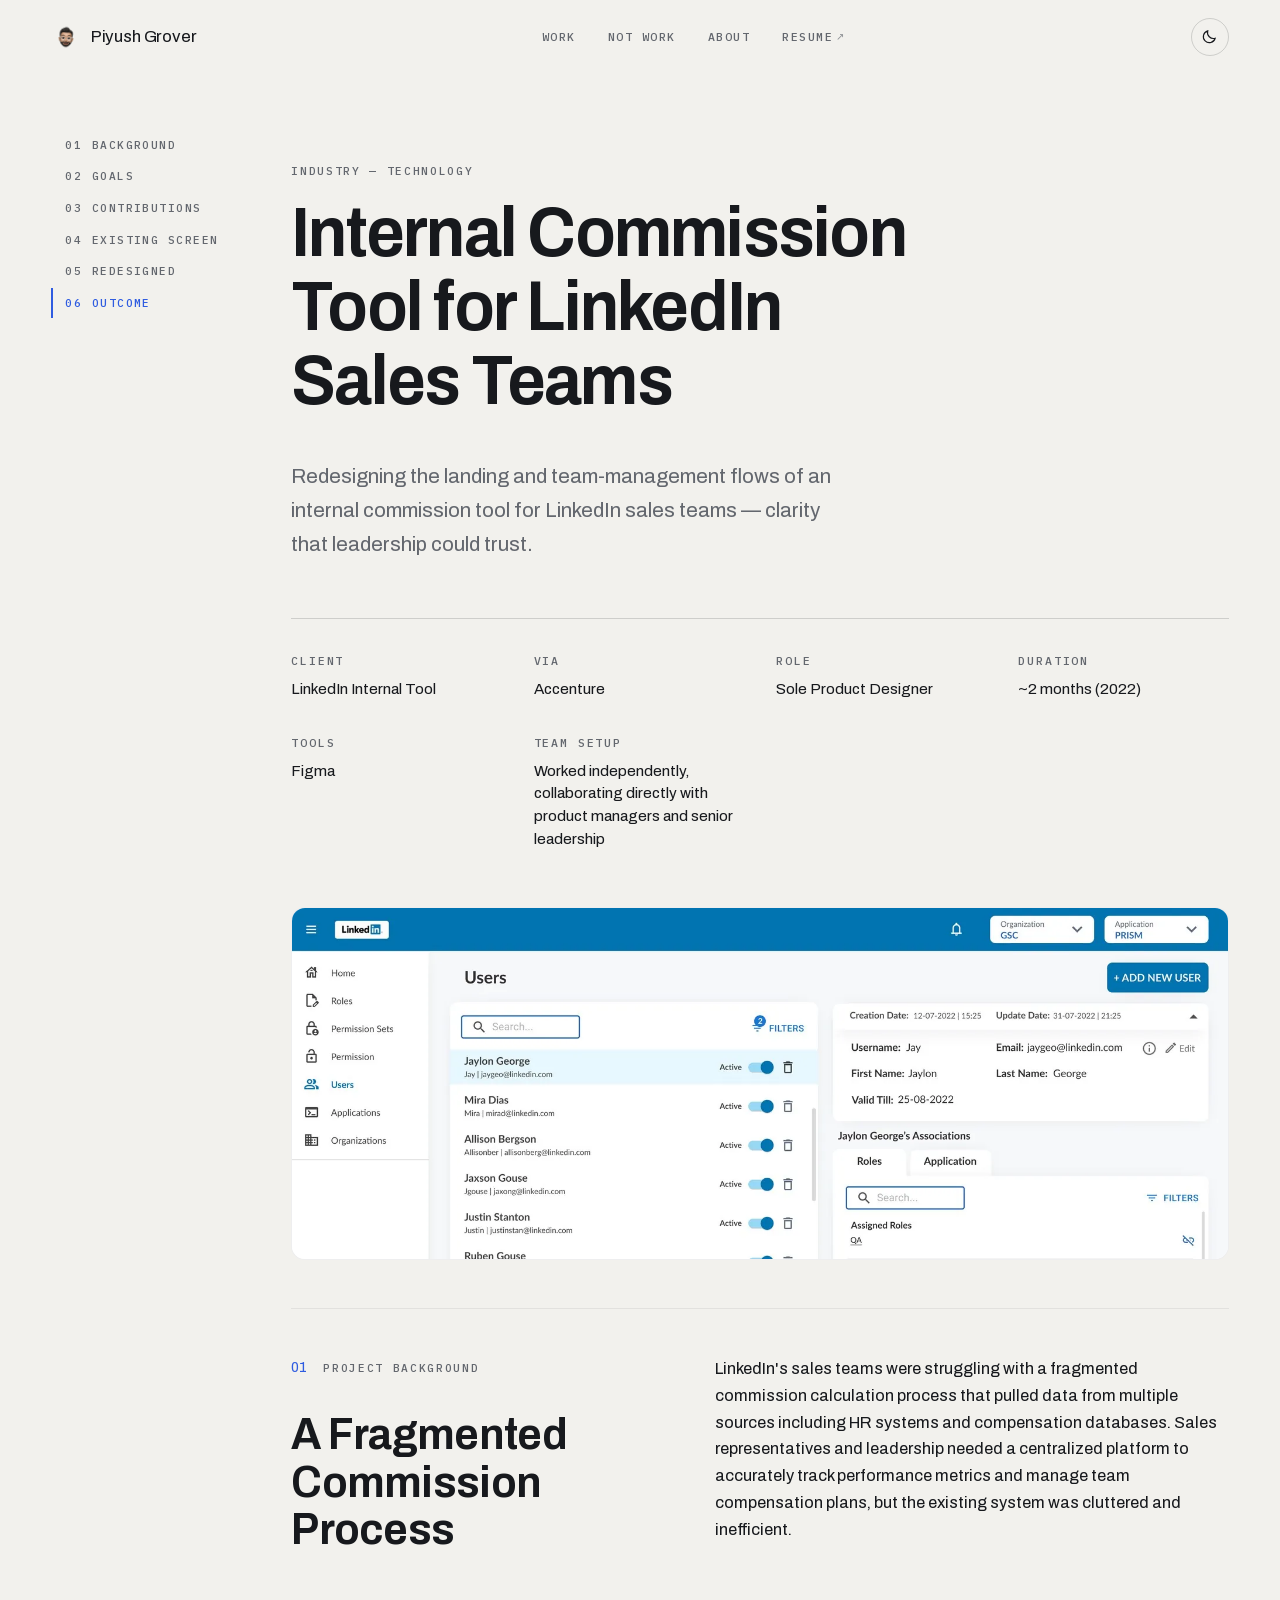
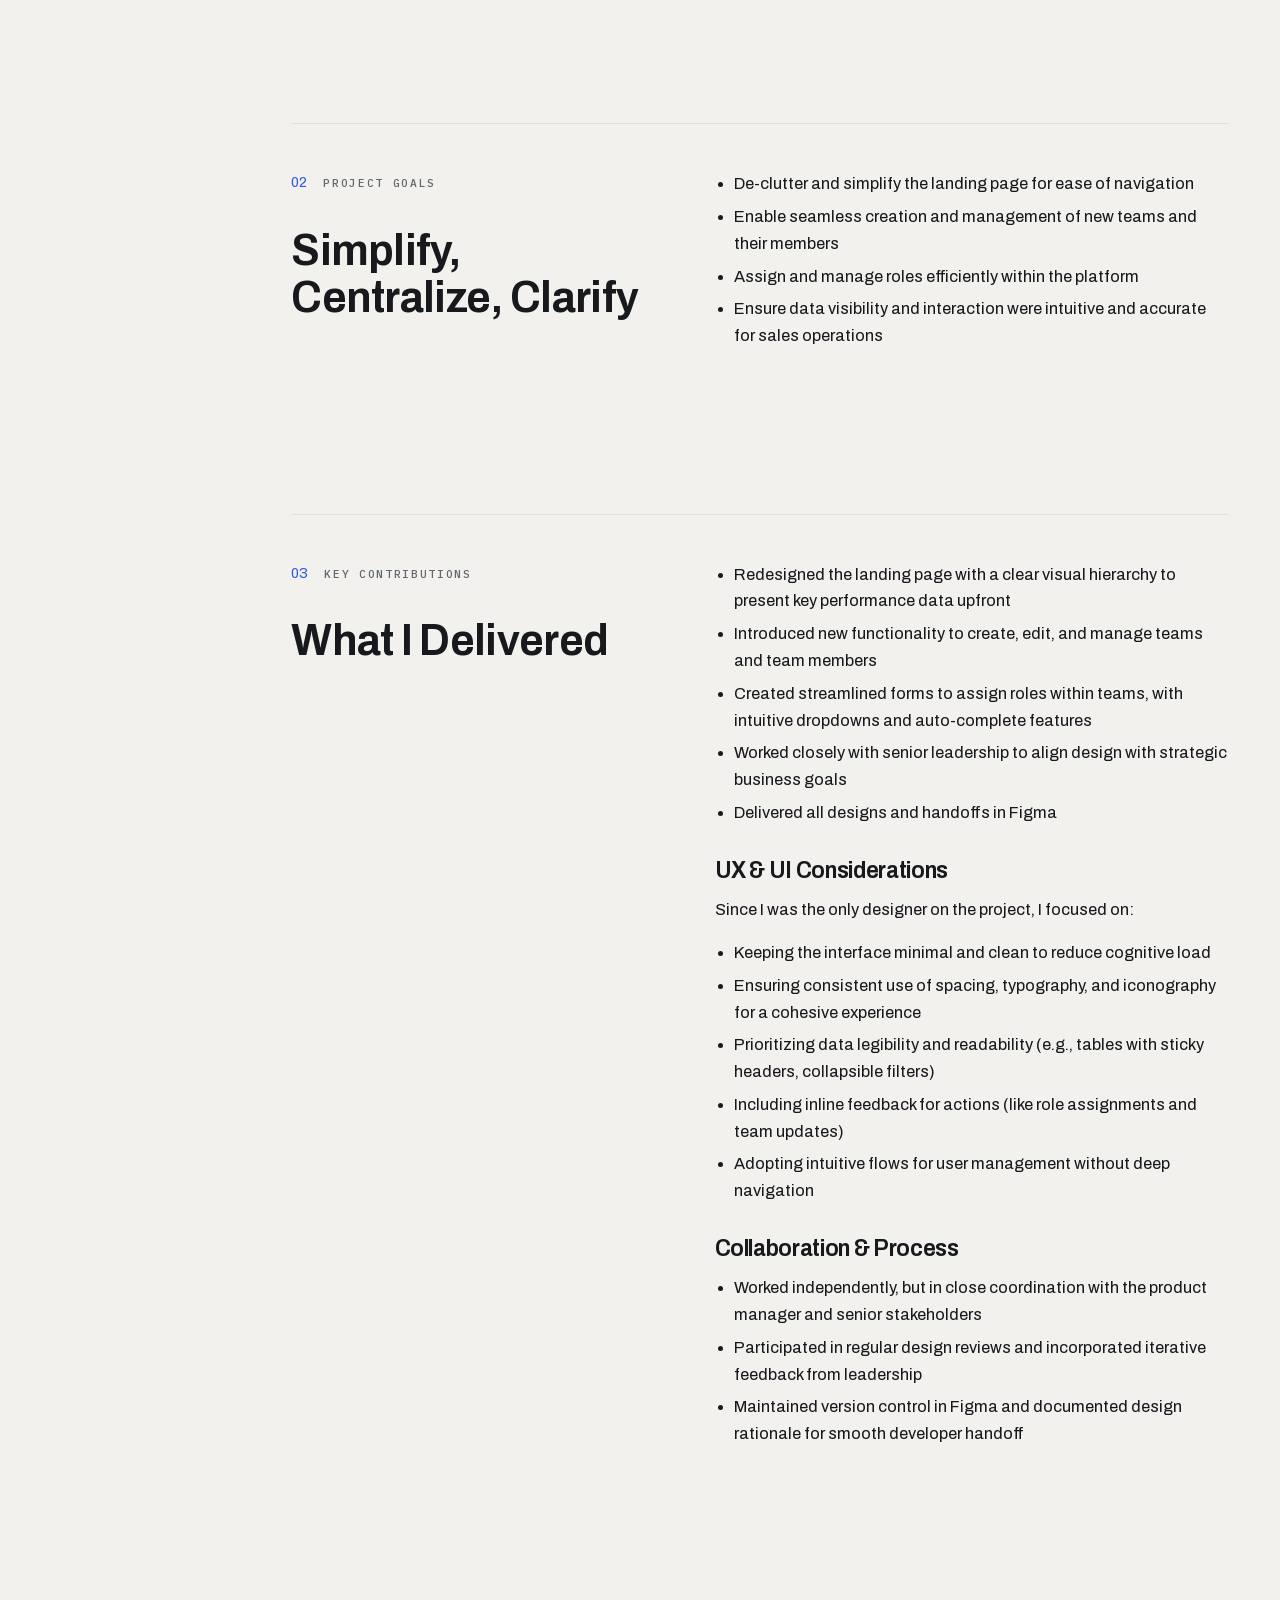
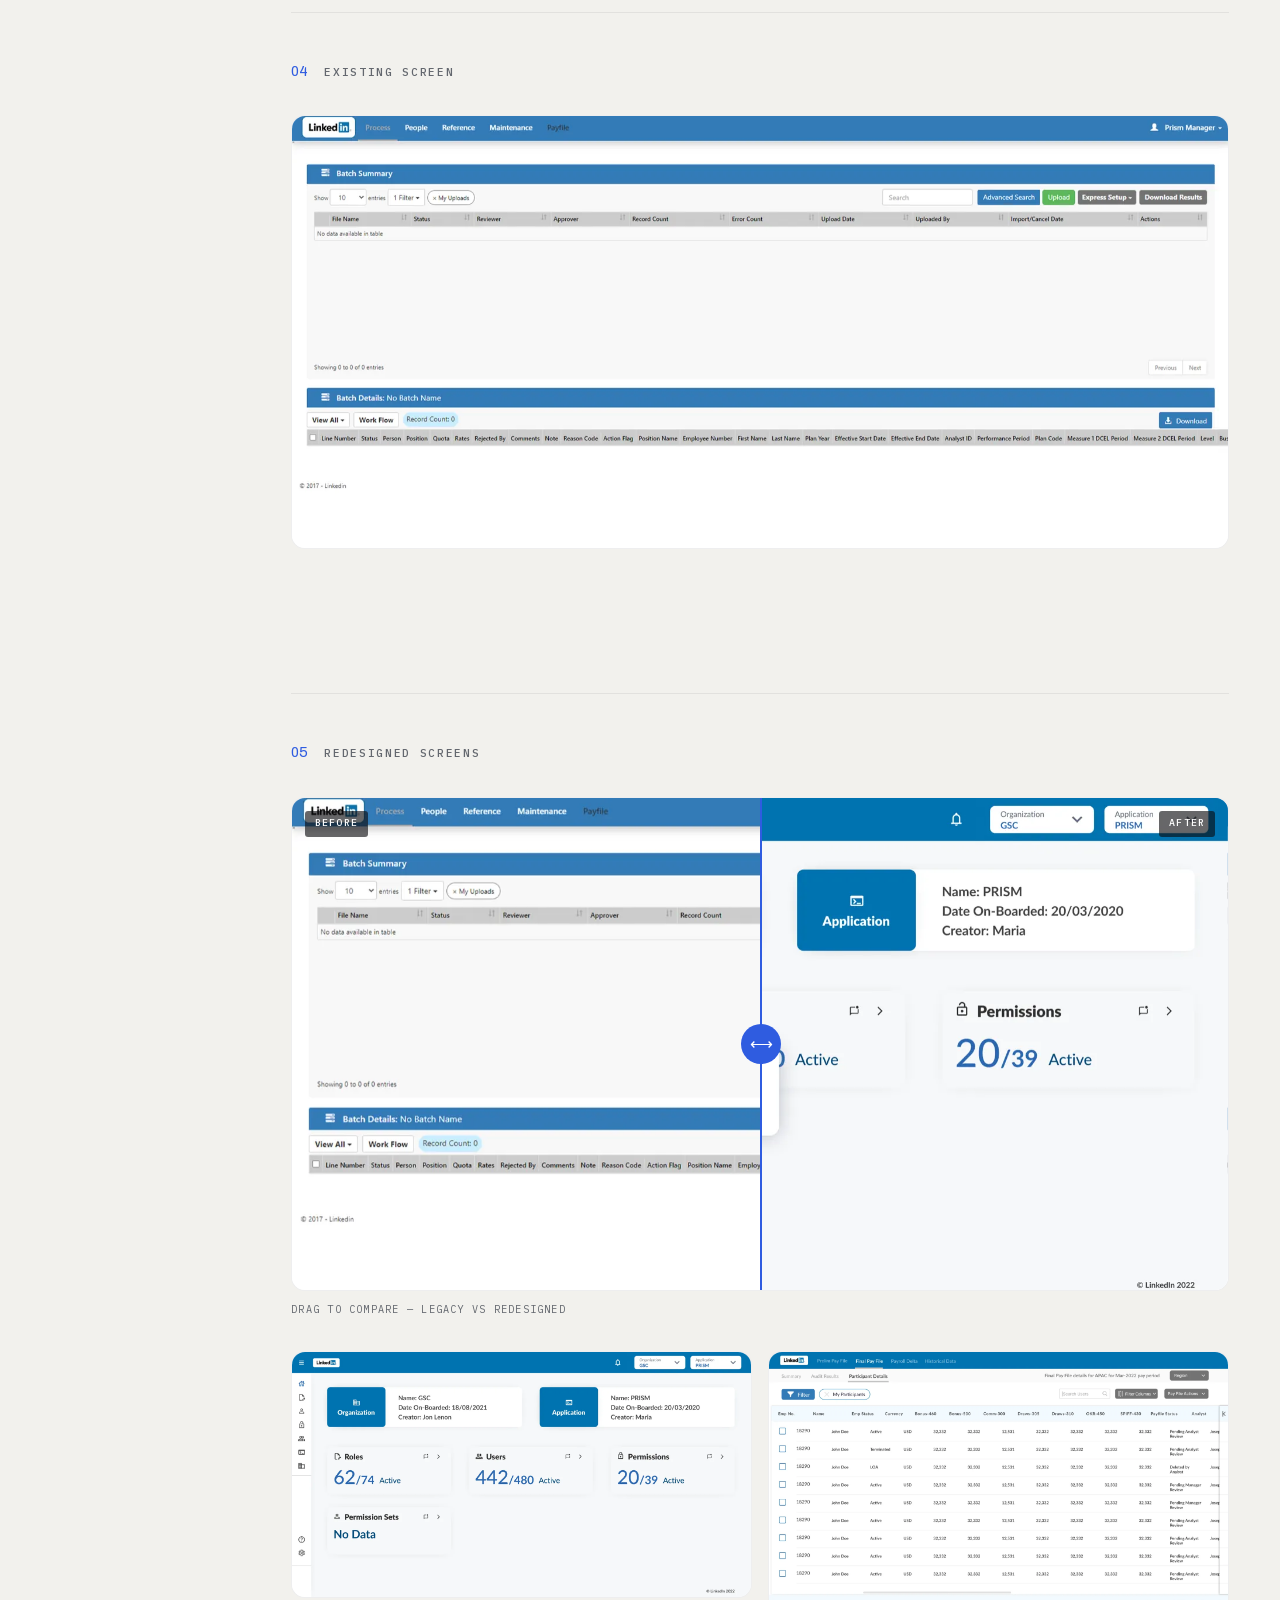
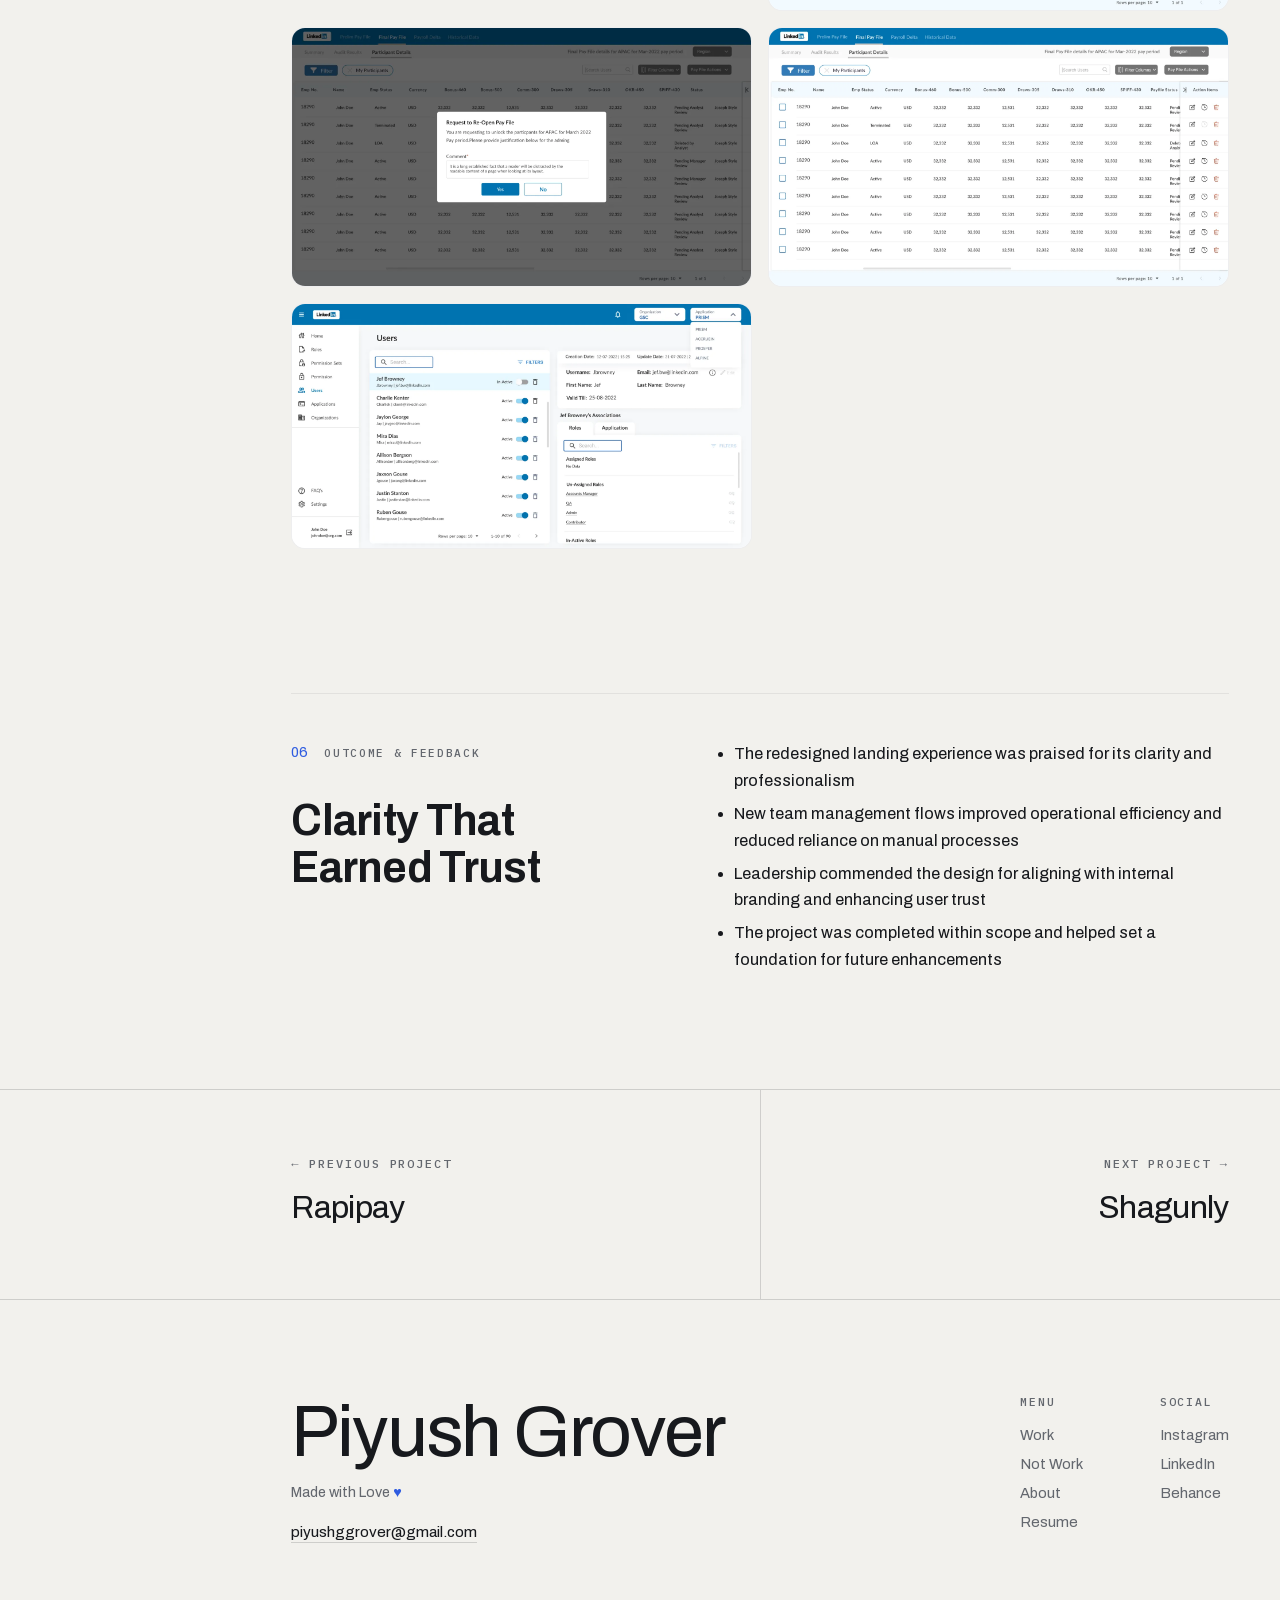
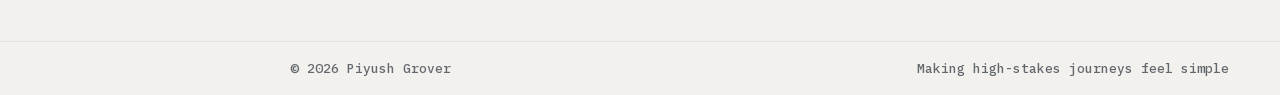
<file: linkedin-commission.html>
<!DOCTYPE html>
<html lang="en" class="no-js" data-theme="dark">
<head>
  <meta charset="utf-8">
  <meta name="viewport" content="width=device-width, initial-scale=1">
  <title>LinkedIn — Commission Calculation | Piyush Grover — Portfolio</title>
  <meta name="description" content="Internal commission tool for LinkedIn sales teams — centralizing performance metrics and compensation management.">
  <link rel="canonical" href="https://piyushgrover.com/linkedin-commission.html">
  <meta name="author" content="Piyush Grover">
  <meta name="theme-color" content="#0b0c0e" media="(prefers-color-scheme: dark)">
  <meta name="theme-color" content="#f2f1ed" media="(prefers-color-scheme: light)">
  <meta property="og:type" content="article">
  <meta property="og:site_name" content="Piyush Grover">
  <meta property="og:locale" content="en_GB">
  <meta property="og:url" content="https://piyushgrover.com/linkedin-commission.html">
  <meta property="og:title" content="LinkedIn — Commission Calculation | Piyush Grover — Portfolio">
  <meta property="og:description" content="Internal commission tool for LinkedIn sales teams — centralizing performance metrics and compensation management.">
  <meta property="og:image" content="https://piyushgrover.com/img/og/og-linkedin.jpg">
  <meta property="og:image:width" content="1200">
  <meta property="og:image:height" content="630">
  <meta property="og:image:alt" content="LinkedIn — Commission Calculation | Piyush Grover — Portfolio">
  <meta name="twitter:card" content="summary_large_image">
  <meta name="twitter:title" content="LinkedIn — Commission Calculation | Piyush Grover — Portfolio">
  <meta name="twitter:description" content="Internal commission tool for LinkedIn sales teams — centralizing performance metrics and compensation management.">
  <meta name="twitter:image" content="https://piyushgrover.com/img/og/og-linkedin.jpg">
  <link rel="icon" href="img/shared/Memoji1.png">
  <link rel="preload" href="fonts/Archivo-var.woff2" as="font" type="font/woff2" crossorigin>
  <link rel="preload" href="fonts/PlexMono-500.woff2" as="font" type="font/woff2" crossorigin>
  <script type="application/ld+json">
{
    "@context": "https://schema.org",
    "@graph": [
      {
        "@type": "CreativeWork",
        "@id": "https://piyushgrover.com/linkedin-commission.html#work",
        "name": "Internal Commission Tool for LinkedIn Sales Teams",
        "url": "https://piyushgrover.com/linkedin-commission.html",
        "description": "Internal commission tool for LinkedIn sales teams — centralizing performance metrics and compensation management.",
        "image": "https://piyushgrover.com/img/og/og-linkedin.jpg",
        "creator": {
          "@id": "https://piyushgrover.com/#piyush"
        },
        "author": {
          "@id": "https://piyushgrover.com/#piyush"
        },
        "inLanguage": "en-GB",
        "isPartOf": {
          "@id": "https://piyushgrover.com/#website"
        },
        "genre": "Product design case study"
      },
      {
        "@type": "Person",
        "@id": "https://piyushgrover.com/#piyush",
        "name": "Piyush Grover",
        "alternateName": "Piyush Grover — Product Designer",
        "jobTitle": "Senior Product Designer",
        "description": "Senior Product Designer with 8 years of experience across banking, e-commerce and enterprise products.",
        "url": "https://piyushgrover.com/",
        "image": "https://piyushgrover.com/img/about/IMG_5889_HEIC.jpg",
        "email": "mailto:piyushggrover@gmail.com",
        "knowsAbout": [
          "Product Design",
          "Interaction Design",
          "User Experience Design",
          "Design Systems",
          "Mobile Banking",
          "Fintech",
          "Enterprise Software",
          "iOS App Design"
        ],
        "sameAs": [
          "https://www.linkedin.com/in/piyushgroverdzn/",
          "https://www.instagram.com/piyushgrover_/",
          "https://www.behance.net/piyushgrover"
        ]
      }
    ]
  }
  </script>
  <link rel="stylesheet" href="css/main.css?v=20261118">
  <script>
    (function () {
      var t; try { t = localStorage.getItem('theme'); } catch (e) {}
      if (!t) t = matchMedia('(prefers-color-scheme: light)').matches ? 'light' : 'dark';
      document.documentElement.setAttribute('data-theme', t);
      document.documentElement.classList.remove('no-js');
    })();
  </script>
</head>
<body class="has-rail">
  <a class="skip-link" href="#main">Skip to content</a>
  <div class="page-curtain"></div>

  <header class="site-head">
    <a class="brand" href="index.html"><img src="img/shared/Memoji1.png" alt="" width="30" height="30">Piyush Grover</a>
    <nav class="nav-links" aria-label="Primary">
      <a href="index.html">Work</a>
      <a href="playground.html">Not Work</a>
      <a href="about.html">About</a>
      <a href="https://drive.google.com/file/d/1vDVqLGHgpKwDwfTiEPsyBbgJAzj7WTcD/view" target="_blank" rel="noopener">Resume <span class="ext" aria-hidden="true">↗</span></a>
    </nav>
    <div class="head-actions">
      <button class="theme-toggle" aria-label="Toggle light/dark theme">
        <svg class="icon-sun" viewBox="0 0 24 24" aria-hidden="true"><circle cx="12" cy="12" r="4.5"/><path d="M12 2v2.5M12 19.5V22M2 12h2.5M19.5 12H22M4.5 4.5l1.8 1.8M17.7 17.7l1.8 1.8M19.5 4.5l-1.8 1.8M6.3 17.7l-1.8 1.8"/></svg>
        <svg class="icon-moon" viewBox="0 0 24 24" aria-hidden="true"><path d="M20 14.5A8.5 8.5 0 0 1 9.5 4a8.5 8.5 0 1 0 10.5 10.5Z"/></svg>
      </button>
      <button class="menu-btn" aria-label="Menu" aria-expanded="false"><span></span></button>
    </div>
  </header>
  <nav class="menu-overlay" aria-label="Mobile">
    <a class="menu-link" href="index.html">Work <small>01</small></a>
    <a class="menu-link" href="playground.html">Not Work <small>02</small></a>
    <a class="menu-link" href="about.html">About <small>03</small></a>
    <a class="menu-link" href="https://drive.google.com/file/d/1vDVqLGHgpKwDwfTiEPsyBbgJAzj7WTcD/view" target="_blank" rel="noopener">Resume <small>04</small></a>
    <div class="menu-socials">
      <a href="https://www.instagram.com/piyushgrover_/" target="_blank" rel="noopener">Instagram</a>
      <a href="https://www.linkedin.com/in/piyushgroverdzn/" target="_blank" rel="noopener">LinkedIn</a>
      <a href="https://www.behance.net/piyushgrover" target="_blank" rel="noopener">Behance</a>
    </div>
  </nav>

  <main id="main" tabindex="-1">
  <nav class="cs-rail" aria-label="Chapters">
      <a href="#background"><span class="idx">01</span> Background</a>
      <a href="#goals"><span class="idx">02</span> Goals</a>
      <a href="#contributions"><span class="idx">03</span> Contributions</a>
      <a href="#existing"><span class="idx">04</span> Existing Screen</a>
      <a href="#redesigned"><span class="idx">05</span> Redesigned</a>
      <a href="#outcome"><span class="idx">06</span> Outcome</a>
  </nav>
    <section class="cs-hero">
      <div class="wrap">
        <p class="eyebrow" data-reveal>Industry — Technology</p>
        <h1 class="display-lg" data-reveal>Internal Commission Tool for LinkedIn Sales Teams</h1>
        <p class="lede" data-reveal>Redesigning the landing and team-management flows of an internal commission tool for LinkedIn sales teams — clarity that leadership could trust.</p>
        <dl class="meta-grid" data-reveal>
          <div><dt>Client</dt><dd>LinkedIn Internal Tool</dd></div>
          <div><dt>Via</dt><dd>Accenture</dd></div>
          <div><dt>Role</dt><dd>Sole Product Designer</dd></div>
          <div><dt>Duration</dt><dd>~2 months (2022)</dd></div>
          <div><dt>Tools</dt><dd>Figma</dd></div>
          <div><dt>Team Setup</dt><dd>Worked independently, collaborating directly with product managers and senior leadership</dd></div>
        </dl>
      </div>
    </section>

    <section class="wrap" data-reveal>
      <figure class="fig" style="margin:0;">
        <img src="img/linkedin-commission/linkedin-banner.webp" width="1600" height="600" alt="Redesigned LinkedIn commission tool — user management view with roles and permissions detail panel" fetchpriority="high">
      </figure>
    </section>

    <section class="cs-section" id="background">
      <div class="wrap">
        <div class="cs-cols">
          <div data-reveal>
            <div class="cs-label"><span class="idx">01</span><span class="eyebrow" style="margin:0;">Project Background</span></div>
            <h2>A Fragmented Commission Process</h2>
          </div>
          <div class="cs-prose" data-reveal data-reveal-delay="0.1">
            <p>LinkedIn's sales teams were struggling with a fragmented commission calculation process that pulled data from multiple sources including HR systems and compensation databases. Sales representatives and leadership needed a centralized platform to accurately track performance metrics and manage team compensation plans, but the existing system was cluttered and inefficient.</p>
          </div>
        </div>
      </div>
    </section>

    <section class="cs-section" id="goals">
      <div class="wrap">
        <div class="cs-cols">
          <div data-reveal>
            <div class="cs-label"><span class="idx">02</span><span class="eyebrow" style="margin:0;">Project Goals</span></div>
            <h2>Simplify, Centralize, Clarify</h2>
          </div>
          <div class="cs-prose" data-reveal data-reveal-delay="0.1">
            <ul>
              <li>De-clutter and simplify the landing page for ease of navigation</li>
              <li>Enable seamless creation and management of new teams and their members</li>
              <li>Assign and manage roles efficiently within the platform</li>
              <li>Ensure data visibility and interaction were intuitive and accurate for sales operations</li>
            </ul>
          </div>
        </div>
      </div>
    </section>

    <section class="cs-section" id="contributions">
      <div class="wrap">
        <div class="cs-cols">
          <div data-reveal>
            <div class="cs-label"><span class="idx">03</span><span class="eyebrow" style="margin:0;">Key Contributions</span></div>
            <h2>What I Delivered</h2>
          </div>
          <div class="cs-prose" data-reveal data-reveal-delay="0.1">
            <ul>
              <li>Redesigned the landing page with a clear visual hierarchy to present key performance data upfront</li>
              <li>Introduced new functionality to create, edit, and manage teams and team members</li>
              <li>Created streamlined forms to assign roles within teams, with intuitive dropdowns and auto-complete features</li>
              <li>Worked closely with senior leadership to align design with strategic business goals</li>
              <li>Delivered all designs and handoffs in Figma</li>
            </ul>
            <h3>UX &amp; UI Considerations</h3>
            <p>Since I was the only designer on the project, I focused on:</p>
            <ul>
              <li>Keeping the interface minimal and clean to reduce cognitive load</li>
              <li>Ensuring consistent use of spacing, typography, and iconography for a cohesive experience</li>
              <li>Prioritizing data legibility and readability (e.g., tables with sticky headers, collapsible filters)</li>
              <li>Including inline feedback for actions (like role assignments and team updates)</li>
              <li>Adopting intuitive flows for user management without deep navigation</li>
            </ul>
            <h3>Collaboration &amp; Process</h3>
            <ul>
              <li>Worked independently, but in close coordination with the product manager and senior stakeholders</li>
              <li>Participated in regular design reviews and incorporated iterative feedback from leadership</li>
              <li>Maintained version control in Figma and documented design rationale for smooth developer handoff</li>
            </ul>
          </div>
        </div>
      </div>
    </section>

    <section class="cs-section" id="existing">
      <div class="wrap">
        <div class="cs-label" data-reveal><span class="idx">04</span><span class="eyebrow" style="margin:0;">Existing Screen</span></div>
        <figure class="fig" data-reveal>
          <img src="img/linkedin-commission/Old-image.webp" width="1600" height="738" alt="Existing commission tool screen — cluttered legacy layout" loading="lazy">
        </figure>
      </div>
    </section>

    <section class="cs-section" id="redesigned">
      <div class="wrap">
        <div class="cs-label" data-reveal><span class="idx">05</span><span class="eyebrow" style="margin:0;">Redesigned Screens</span></div>
        <div class="ba-slider" data-reveal>
          <div class="ba-frame">
            <img class="ba-before" src="img/linkedin-commission/Old-image.webp" alt="Before — legacy commission tool screen" loading="lazy">
            <img class="ba-after" src="img/linkedin-commission/0c9a39_10e2d0b1a56b482eb93936f0535b3f2b_mv2.webp" alt="After — redesigned commission tool landing page" loading="lazy">
            <span class="ba-tag before">Before</span><span class="ba-tag after">After</span>
            <div class="ba-divider"></div>
            <input class="ba-range" type="range" min="0" max="100" value="50" aria-label="Drag to compare the legacy and redesigned screens">
          </div>
        </div>
        <p class="muted" style="font-family:var(--font-mono);font-size:0.64rem;letter-spacing:0.12em;text-transform:uppercase;margin-top:0.7rem;">Drag to compare — legacy vs redesigned</p>
        <div class="fig-grid cols-2" data-reveal>
          <figure class="fig" style="margin:0;"><img src="img/linkedin-commission/0c9a39_ce98dd8fbcd646a29884ca1205a8680e_mv2.webp" width="1600" height="853" alt="Redesigned landing page — organisation and application summary with live role, user and permission counts" loading="lazy"></figure>
          <figure class="fig" style="margin:0;"><img src="img/linkedin-commission/0c9a39_944563e80eb14ecbaff4ae8f0db91b91_mv2.webp" width="1600" height="899" alt="Final Pay File — participant details table with per-component commission columns" loading="lazy"></figure>
          <figure class="fig" style="margin:0;"><img src="img/linkedin-commission/0c9a39_a54a453faae94399b7346c08a0bfdeae_mv2.webp" width="1600" height="899" alt="Requesting to re-open a locked pay file, with a required written justification" loading="lazy"></figure>
          <figure class="fig" style="margin:0;"><img src="img/linkedin-commission/0c9a39_bfff8302eb13418b9fe8697ed903b830_mv2.webp" width="1600" height="899" alt="Participant table with per-row action items — edit, history and delete" loading="lazy"></figure>
          <figure class="fig" style="margin:0;"><img src="img/linkedin-commission/0c9a39_c2cc477b6f9047b9b0c5cb9f0297583f_mv2.webp" width="1600" height="853" alt="User management — switching between applications from the header, with a user’s assigned roles alongside" loading="lazy"></figure>
        </div>
      </div>
    </section>

    <section class="cs-section" id="outcome">
      <div class="wrap">
        <div class="cs-cols">
          <div data-reveal>
            <div class="cs-label"><span class="idx">06</span><span class="eyebrow" style="margin:0;">Outcome &amp; Feedback</span></div>
            <h2>Clarity That Earned Trust</h2>
          </div>
          <div class="cs-prose" data-reveal data-reveal-delay="0.1">
            <ul>
              <li>The redesigned landing experience was praised for its clarity and professionalism</li>
              <li>New team management flows improved operational efficiency and reduced reliance on manual processes</li>
              <li>Leadership commended the design for aligning with internal branding and enhancing user trust</li>
              <li>The project was completed within scope and helped set a foundation for future enhancements</li>
            </ul>
          </div>
        </div>
      </div>
    </section>
  </main>

  <nav class="pn-nav" aria-label="Project navigation">
    <a href="rapipay.html">
      <span class="pn-dir">← Previous Project</span>
      <span class="pn-title">Rapipay</span>
    </a>
    <a href="shagunly.html">
      <span class="pn-dir">Next Project →</span>
      <span class="pn-title">Shagunly</span>
    </a>
  </nav>

  <footer class="site-foot" style="margin-top:0;">
    <div class="wrap foot-top">
      <div data-reveal>
        <div class="foot-name">Piyush Grover</div>
        <p class="foot-made">Made with Love <span class="heart" aria-hidden="true">&#9829;</span></p>
        <p class="foot-mail"><a href="mailto:piyushggrover@gmail.com">piyushggrover@gmail.com</a></p>
      </div>
      <div class="foot-cols" data-reveal>
        <div>
          <h2 class="foot-col-title">Menu</h2>
          <ul>
            <li><a href="index.html">Work</a></li>
            <li><a href="playground.html">Not Work</a></li>
            <li><a href="about.html">About</a></li>
            <li><a href="https://drive.google.com/file/d/1vDVqLGHgpKwDwfTiEPsyBbgJAzj7WTcD/view" target="_blank" rel="noopener">Resume</a></li>
          </ul>
        </div>
        <div>
          <h2 class="foot-col-title">Social</h2>
          <ul>
            <li><a href="https://www.instagram.com/piyushgrover_/" target="_blank" rel="noopener">Instagram</a></li>
            <li><a href="https://www.linkedin.com/in/piyushgroverdzn/" target="_blank" rel="noopener">LinkedIn</a></li>
            <li><a href="https://www.behance.net/piyushgrover" target="_blank" rel="noopener">Behance</a></li>
          </ul>
        </div>
      </div>
    </div>
    <div class="wrap foot-bottom">
      <span>© <span data-year></span> Piyush Grover</span>
      <span>Making high-stakes journeys feel simple</span>
    </div>
  </footer>

  <script src="vendor/gsap.min.js"></script>
  <script src="vendor/ScrollTrigger.min.js"></script>
  <script src="js/main.js?v=20261117"></script>
  <script src="js/interactions.js?v=20261117"></script>
  <script src="js/eggs.js?v=20261117"></script>
  <script data-goatcounter="https://hexdzn.goatcounter.com/count" async src="//gc.zgo.at/count.js"></script>
</body>
</html>
</file>
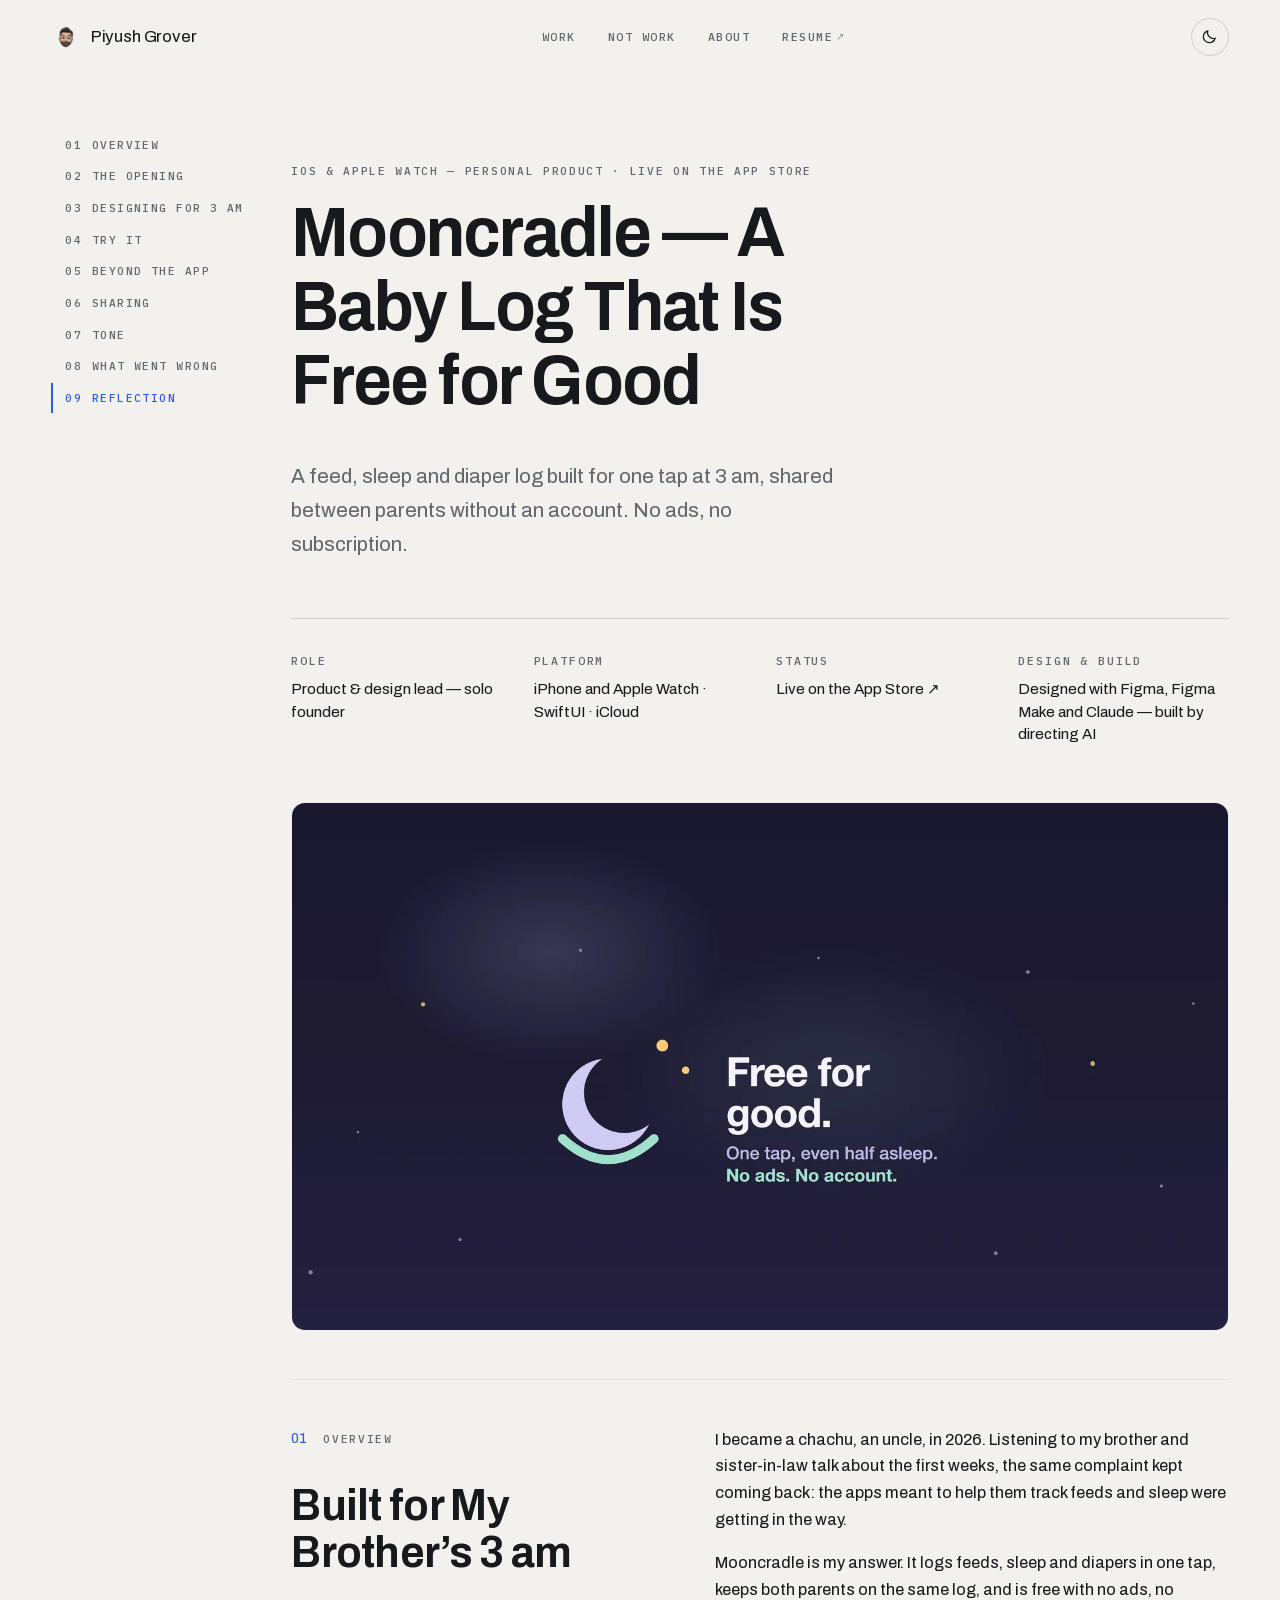
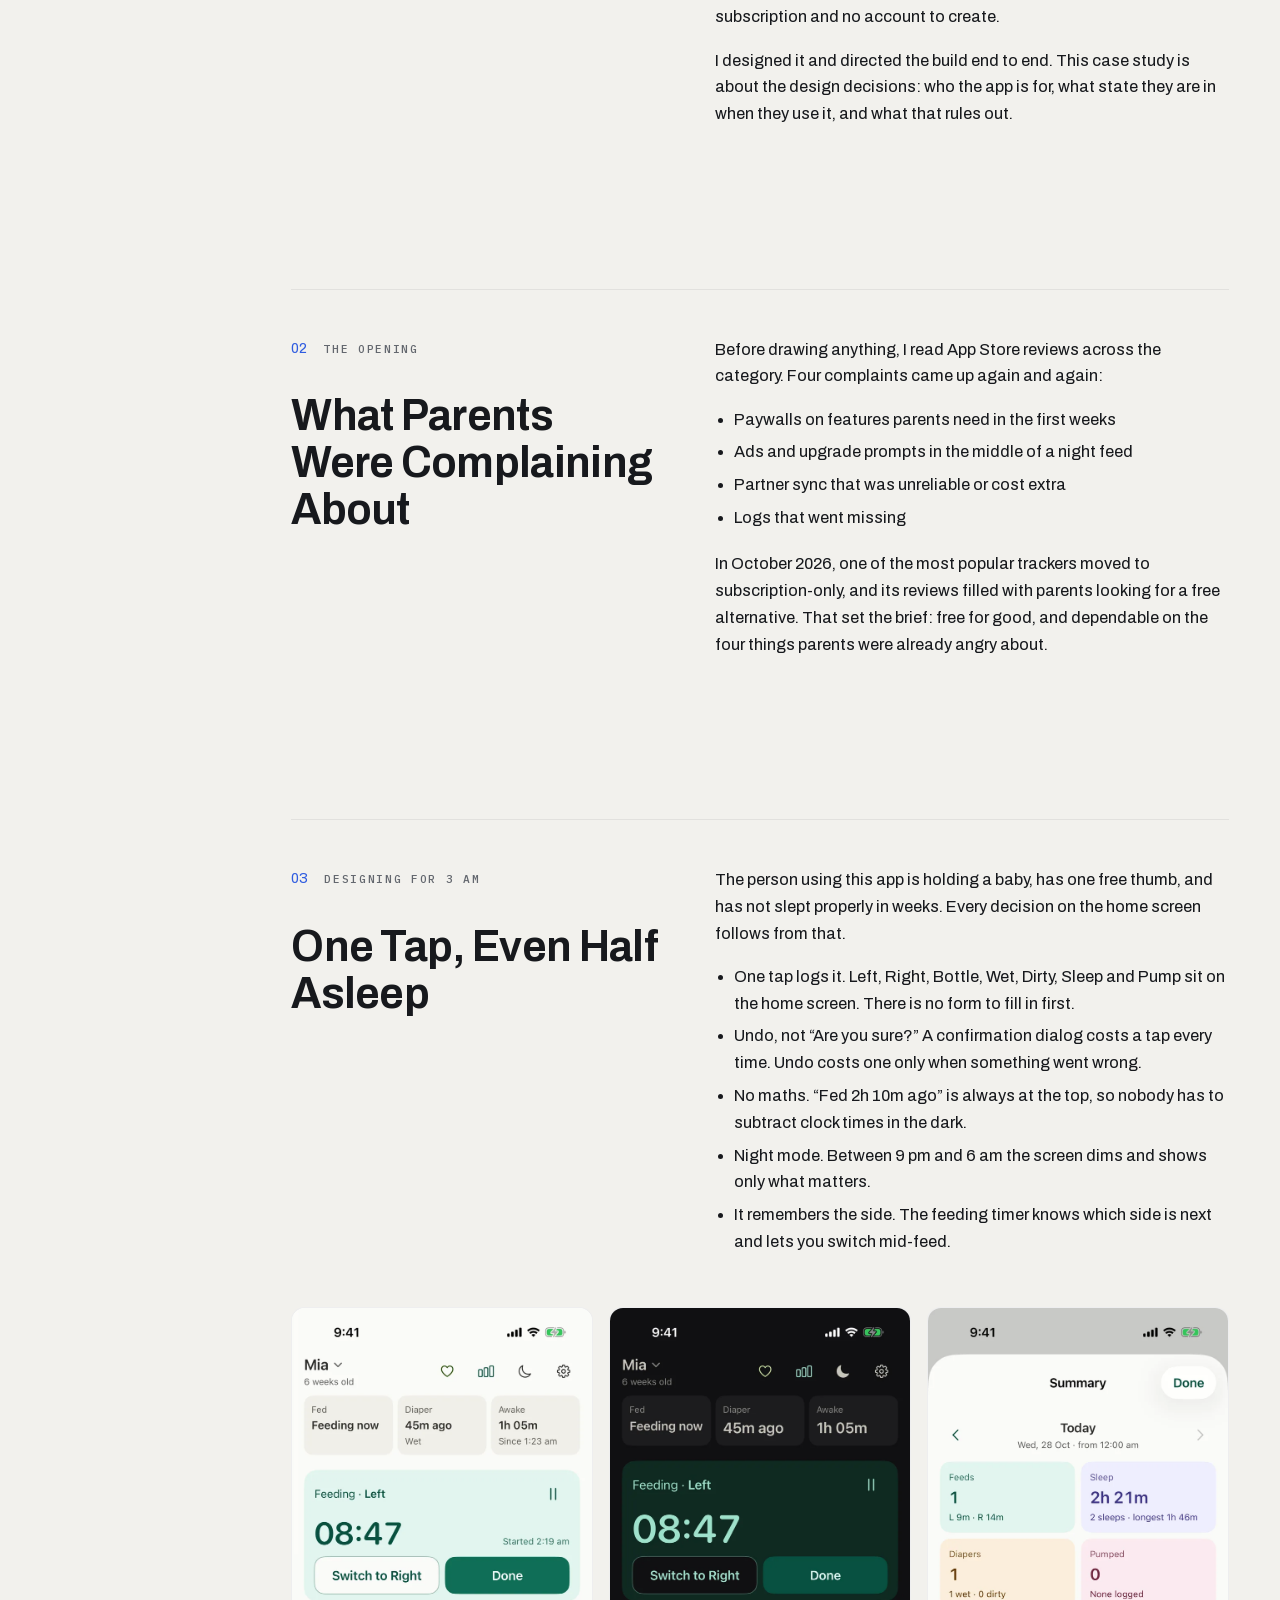
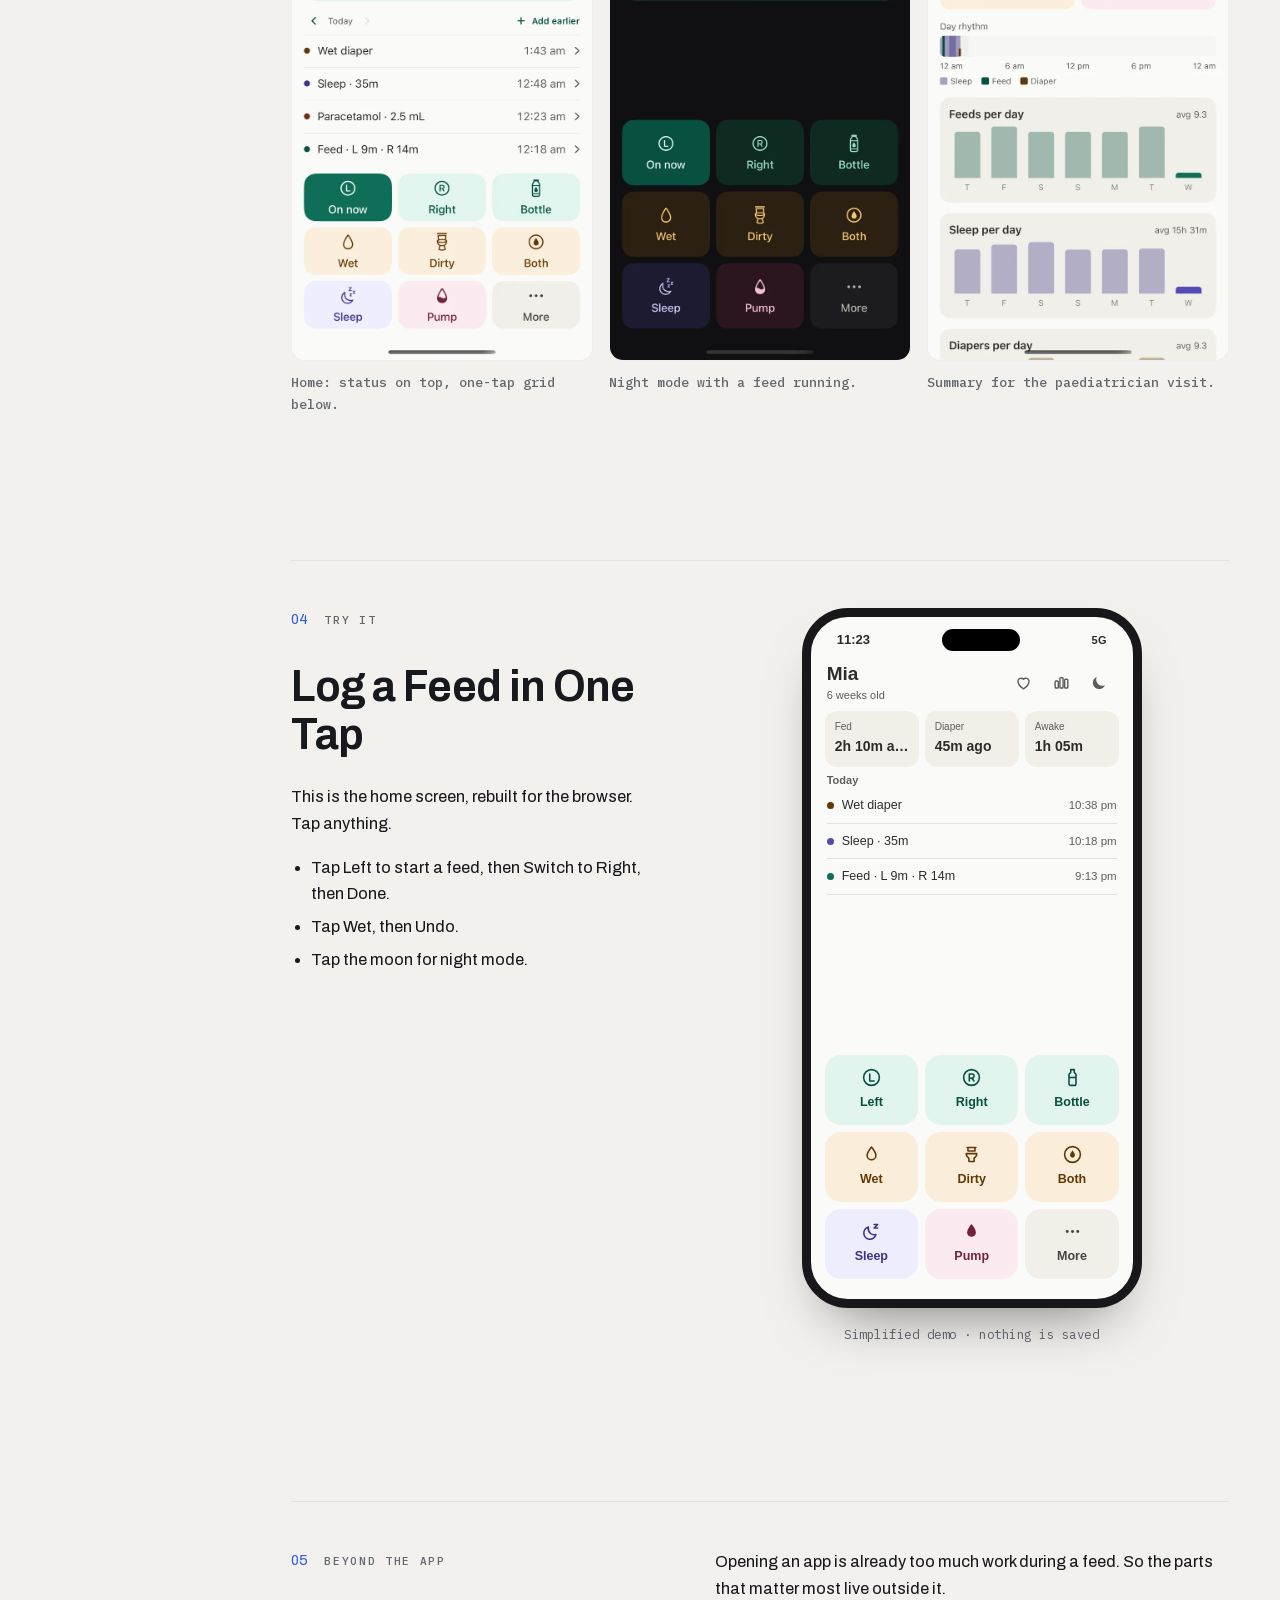
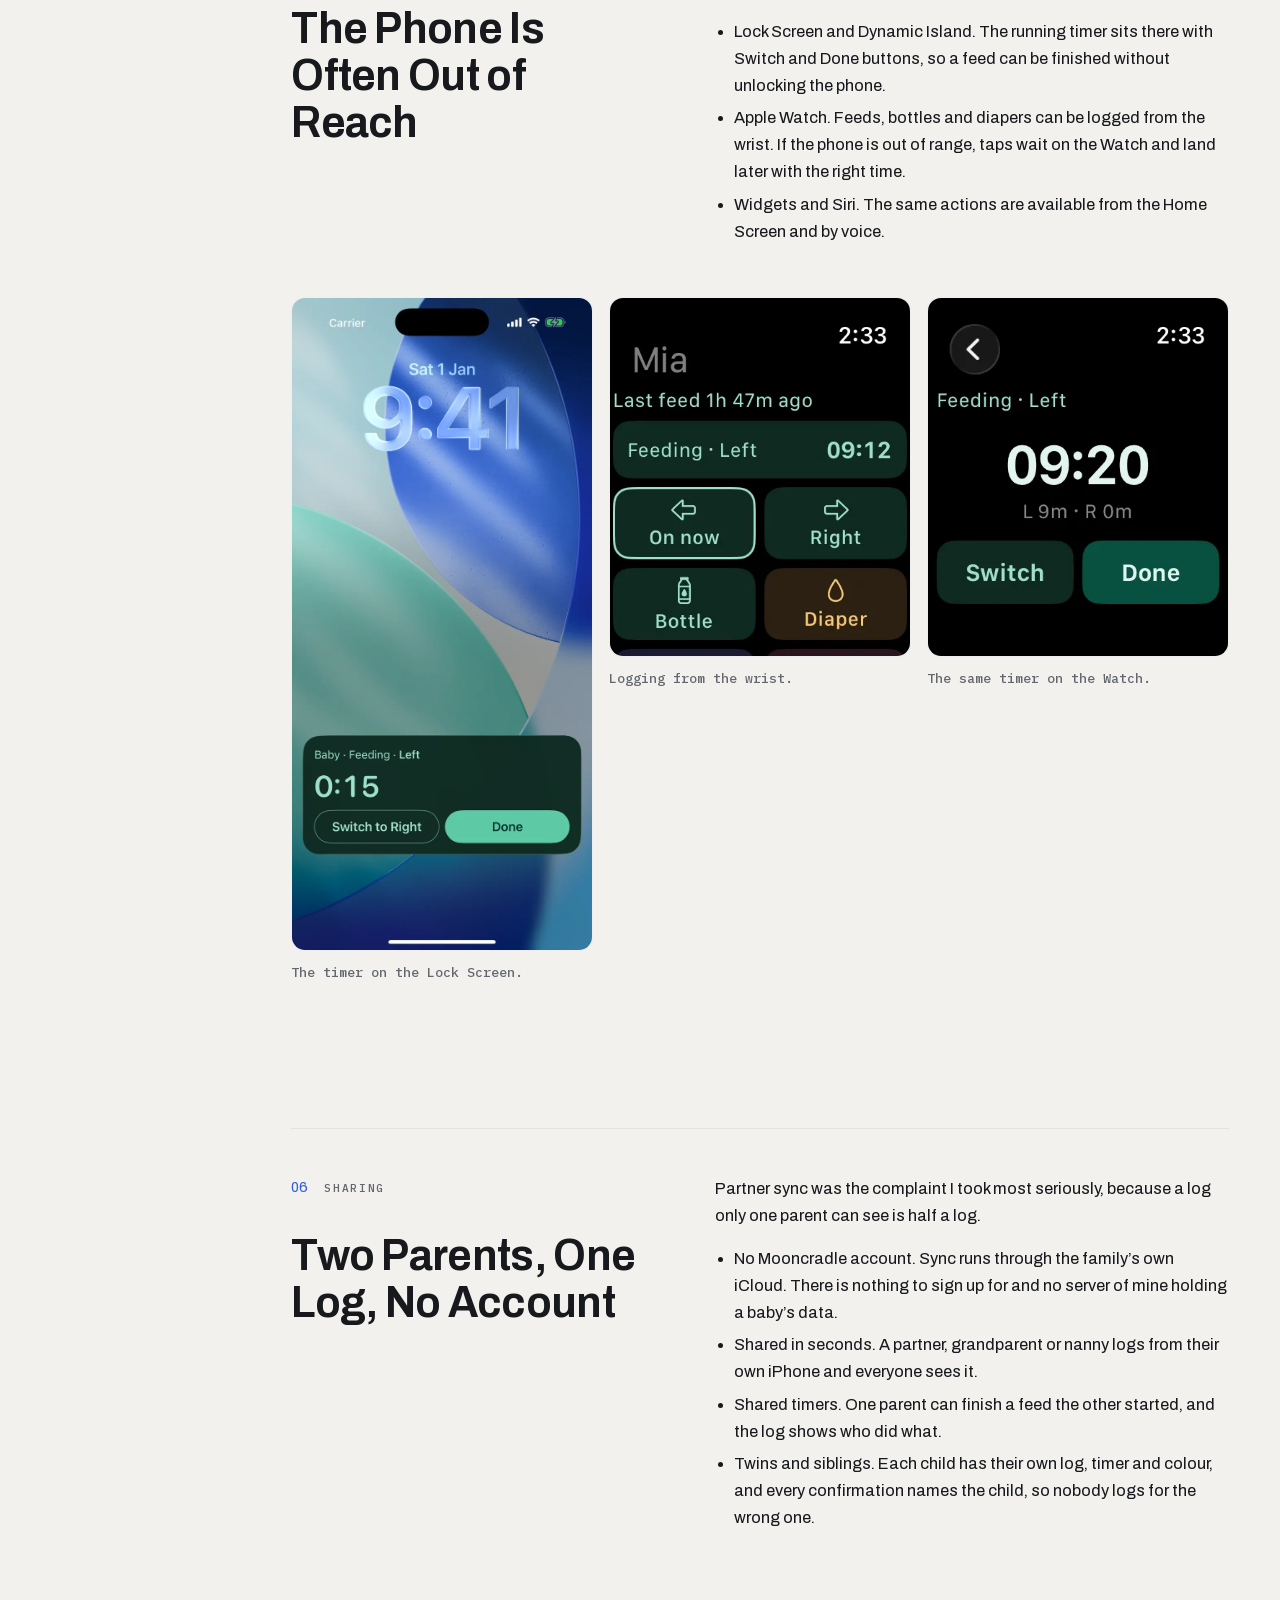
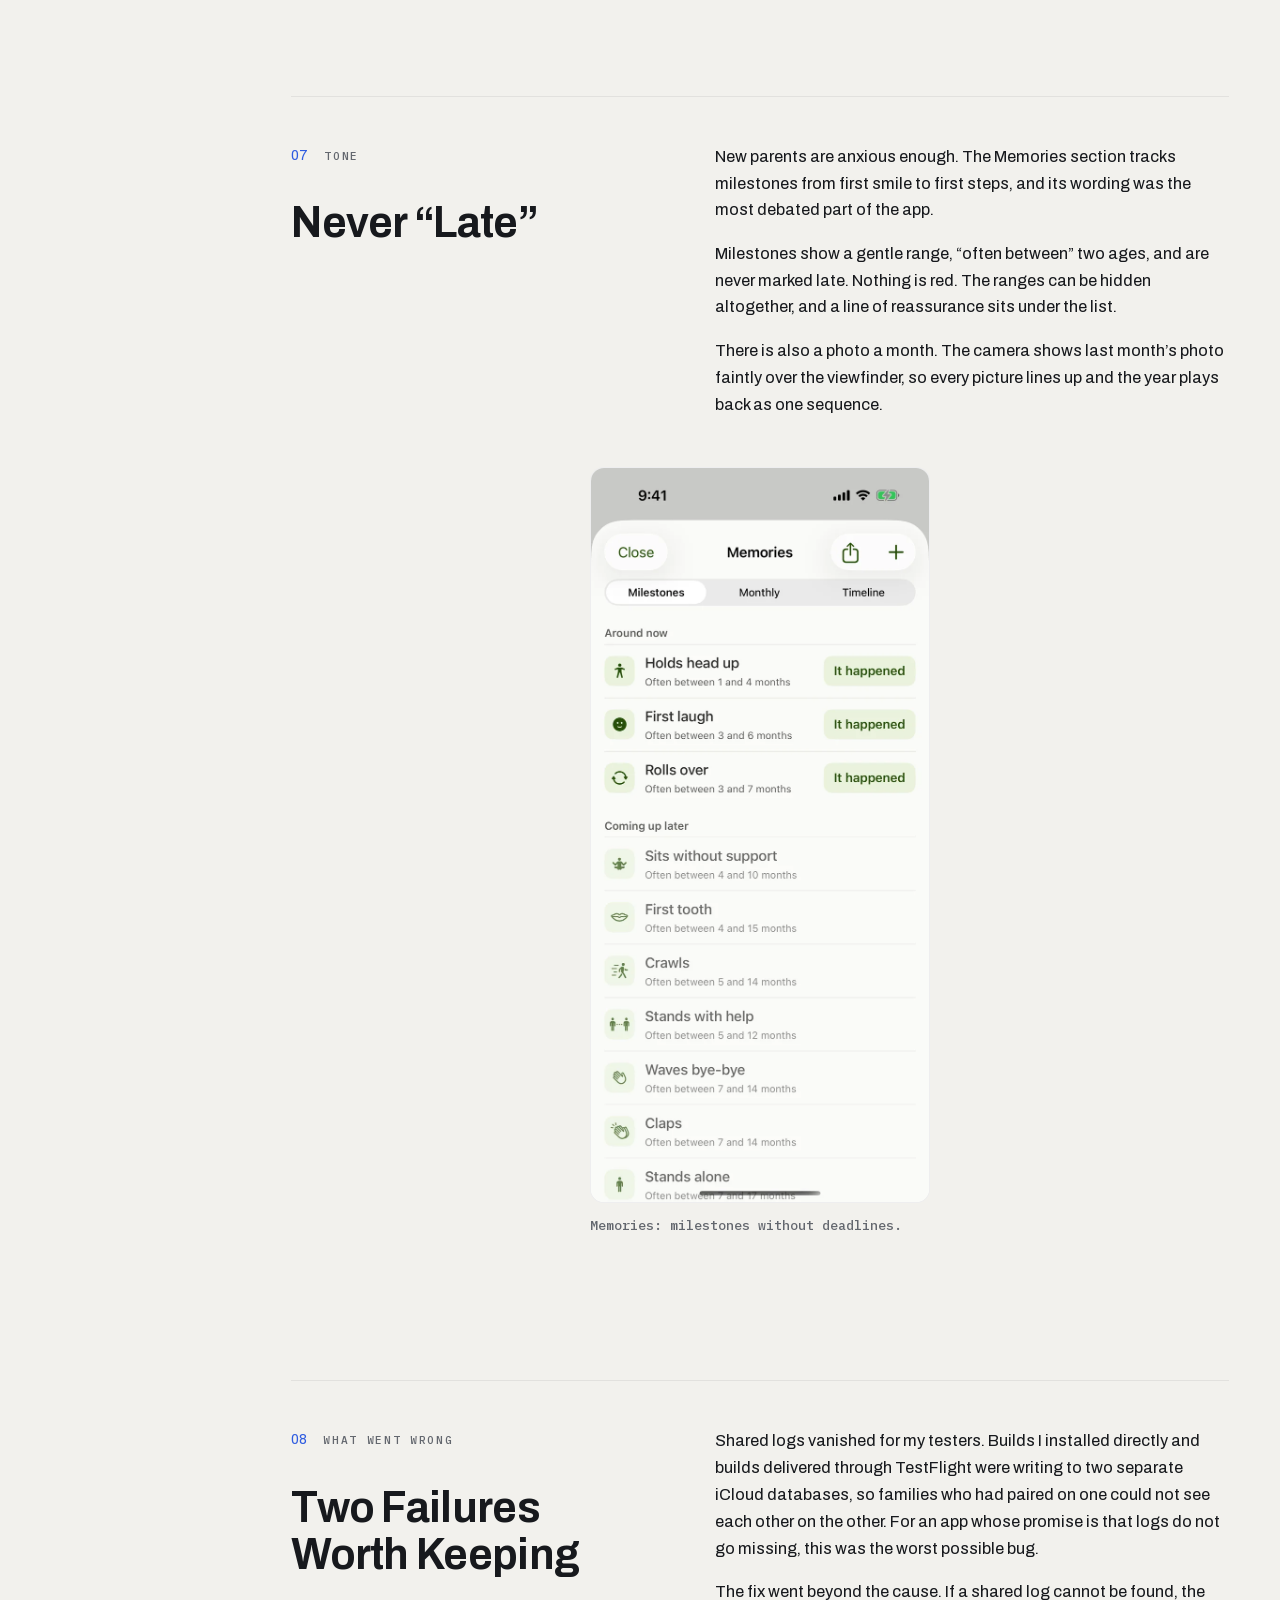
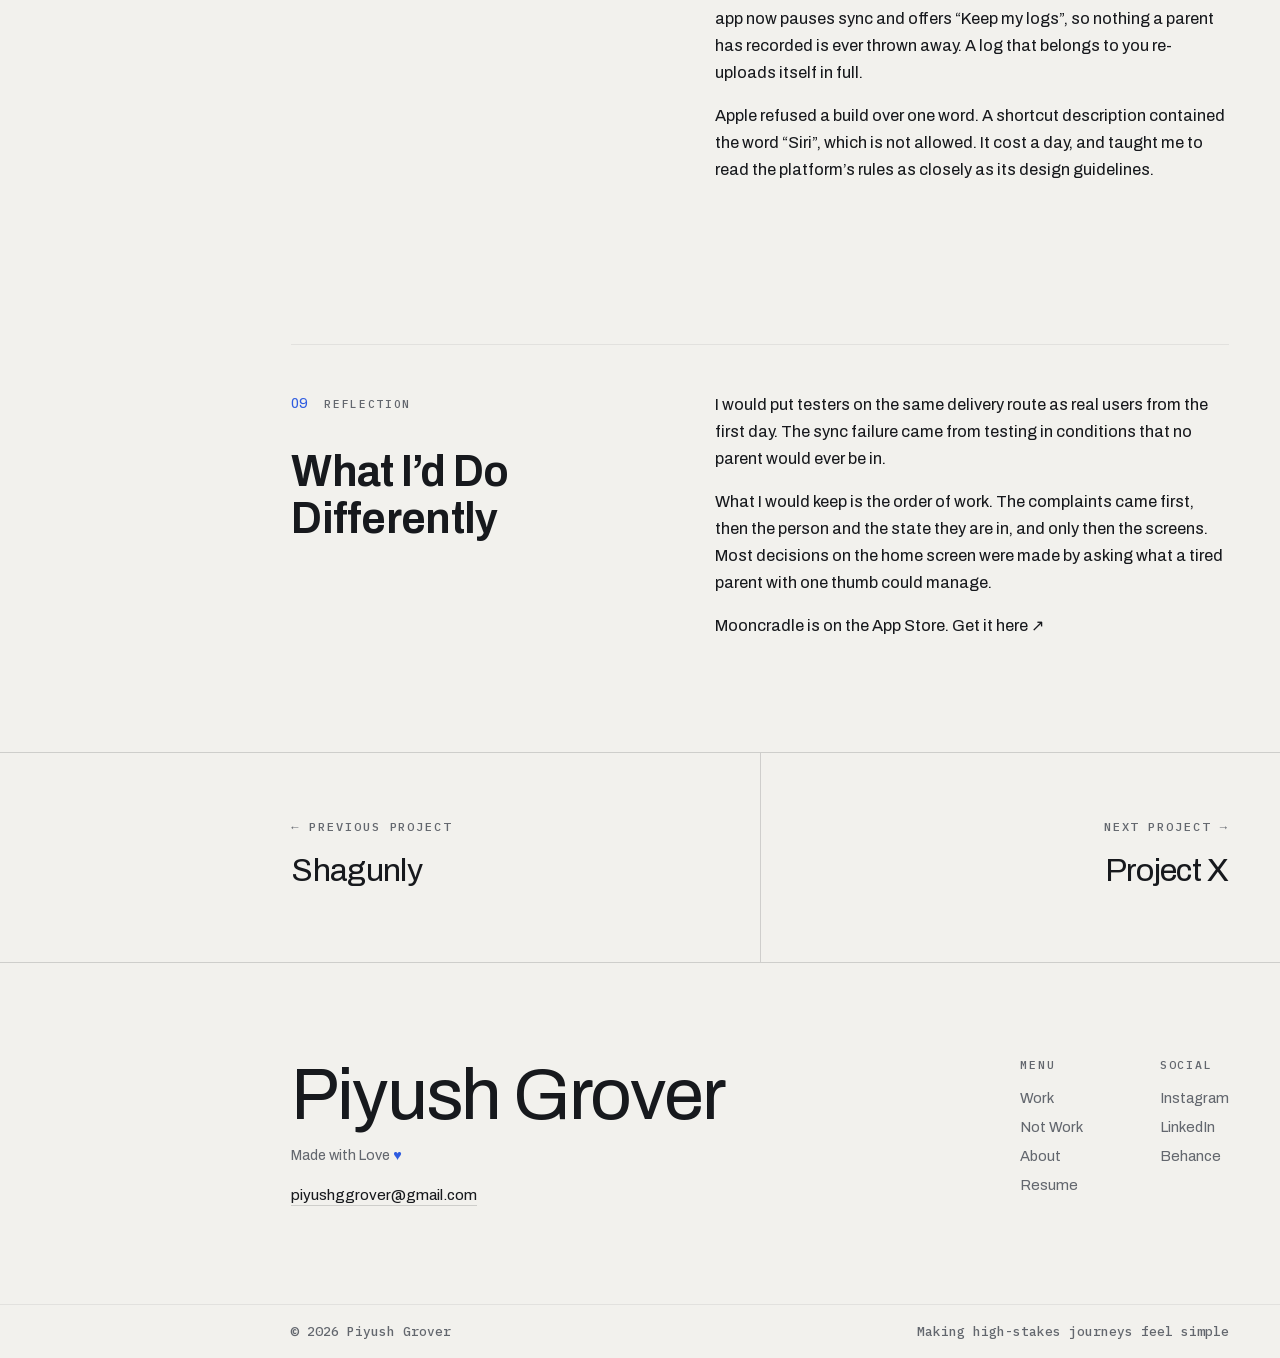
<file: mooncradle.html>
<!DOCTYPE html>
<html lang="en" class="no-js" data-theme="dark">
<head>
  <meta charset="utf-8">
  <meta name="viewport" content="width=device-width, initial-scale=1">
  <title>Mooncradle | Piyush Grover — Portfolio</title>
  <meta name="description" content="Mooncradle, a free baby log for iPhone and Apple Watch, designed for one-handed use at 3 am and shared between parents without an account.">
  <link rel="canonical" href="https://piyushgrover.com/mooncradle.html">
  <meta name="author" content="Piyush Grover">
  <meta name="theme-color" content="#0b0c0e" media="(prefers-color-scheme: dark)">
  <meta name="theme-color" content="#f2f1ed" media="(prefers-color-scheme: light)">
  <meta property="og:type" content="article">
  <meta property="og:site_name" content="Piyush Grover">
  <meta property="og:locale" content="en_GB">
  <meta property="og:url" content="https://piyushgrover.com/mooncradle.html">
  <meta property="og:title" content="Mooncradle | Piyush Grover — Portfolio">
  <meta property="og:description" content="Mooncradle, a free baby log for iPhone and Apple Watch, designed for one-handed use at 3 am and shared between parents without an account.">
  <meta property="og:image" content="https://piyushgrover.com/img/og/og-mooncradle.jpg">
  <meta property="og:image:width" content="1200">
  <meta property="og:image:height" content="630">
  <meta property="og:image:alt" content="Mooncradle | Piyush Grover — Portfolio">
  <meta name="twitter:card" content="summary_large_image">
  <meta name="twitter:title" content="Mooncradle | Piyush Grover — Portfolio">
  <meta name="twitter:description" content="Mooncradle, a free baby log for iPhone and Apple Watch, designed for one-handed use at 3 am and shared between parents without an account.">
  <meta name="twitter:image" content="https://piyushgrover.com/img/og/og-mooncradle.jpg">
  <link rel="icon" href="img/shared/Memoji1.png">
  <link rel="preload" href="fonts/Archivo-var.woff2" as="font" type="font/woff2" crossorigin>
  <link rel="preload" href="fonts/PlexMono-500.woff2" as="font" type="font/woff2" crossorigin>
  <script type="application/ld+json">
{
    "@context": "https://schema.org",
    "@graph": [
      {
        "@type": "CreativeWork",
        "@id": "https://piyushgrover.com/mooncradle.html#work",
        "name": "Mooncradle — A Baby Log That Is Free for Good",
        "url": "https://piyushgrover.com/mooncradle.html",
        "description": "Mooncradle, a free baby log for iPhone and Apple Watch, designed for one-handed use at 3 am and shared between parents without an account.",
        "image": "https://piyushgrover.com/img/og/og-mooncradle.jpg",
        "creator": {
          "@id": "https://piyushgrover.com/#piyush"
        },
        "author": {
          "@id": "https://piyushgrover.com/#piyush"
        },
        "inLanguage": "en-GB",
        "isPartOf": {
          "@id": "https://piyushgrover.com/#website"
        },
        "genre": "Product design case study"
      },
      {
        "@type": "Person",
        "@id": "https://piyushgrover.com/#piyush",
        "name": "Piyush Grover",
        "alternateName": "Piyush Grover — Product Designer",
        "jobTitle": "Senior Product Designer",
        "description": "Senior Product Designer with 8 years of experience across banking, e-commerce and enterprise products.",
        "url": "https://piyushgrover.com/",
        "image": "https://piyushgrover.com/img/about/IMG_5889_HEIC.jpg",
        "email": "mailto:piyushggrover@gmail.com",
        "knowsAbout": [
          "Product Design",
          "Interaction Design",
          "User Experience Design",
          "Design Systems",
          "Mobile Banking",
          "Fintech",
          "Enterprise Software",
          "iOS App Design"
        ],
        "sameAs": [
          "https://www.linkedin.com/in/piyushgroverdzn/",
          "https://www.instagram.com/piyushgrover_/",
          "https://www.behance.net/piyushgrover"
        ]
      }
    ]
  }
  </script>
  <link rel="stylesheet" href="css/main.css?v=20261118">
  <link rel="stylesheet" href="css/mooncradle-demo.css?v=20261117">
  <script>
    (function () {
      var t; try { t = localStorage.getItem('theme'); } catch (e) {}
      if (!t) t = matchMedia('(prefers-color-scheme: light)').matches ? 'light' : 'dark';
      document.documentElement.setAttribute('data-theme', t);
      document.documentElement.classList.remove('no-js');
    })();
  </script>
</head>
<body class="has-rail">
  <a class="skip-link" href="#main">Skip to content</a>
  <div class="page-curtain"></div>

  <header class="site-head">
    <a class="brand" href="index.html"><img src="img/shared/Memoji1.png" alt="" width="30" height="30">Piyush Grover</a>
    <nav class="nav-links" aria-label="Primary">
      <a href="index.html">Work</a>
      <a href="playground.html">Not Work</a>
      <a href="about.html">About</a>
      <a href="https://drive.google.com/file/d/1vDVqLGHgpKwDwfTiEPsyBbgJAzj7WTcD/view" target="_blank" rel="noopener">Resume <span class="ext" aria-hidden="true">↗</span></a>
    </nav>
    <div class="head-actions">
      <button class="theme-toggle" aria-label="Toggle light/dark theme">
        <svg class="icon-sun" viewBox="0 0 24 24" aria-hidden="true"><circle cx="12" cy="12" r="4.5"/><path d="M12 2v2.5M12 19.5V22M2 12h2.5M19.5 12H22M4.5 4.5l1.8 1.8M17.7 17.7l1.8 1.8M19.5 4.5l-1.8 1.8M6.3 17.7l-1.8 1.8"/></svg>
        <svg class="icon-moon" viewBox="0 0 24 24" aria-hidden="true"><path d="M20 14.5A8.5 8.5 0 0 1 9.5 4a8.5 8.5 0 1 0 10.5 10.5Z"/></svg>
      </button>
      <button class="menu-btn" aria-label="Menu" aria-expanded="false"><span></span></button>
    </div>
  </header>
  <nav class="menu-overlay" aria-label="Mobile">
    <a class="menu-link" href="index.html">Work <small>01</small></a>
    <a class="menu-link" href="playground.html">Not Work <small>02</small></a>
    <a class="menu-link" href="about.html">About <small>03</small></a>
    <a class="menu-link" href="https://drive.google.com/file/d/1vDVqLGHgpKwDwfTiEPsyBbgJAzj7WTcD/view" target="_blank" rel="noopener">Resume <small>04</small></a>
    <div class="menu-socials">
      <a href="https://www.instagram.com/piyushgrover_/" target="_blank" rel="noopener">Instagram</a>
      <a href="https://www.linkedin.com/in/piyushgroverdzn/" target="_blank" rel="noopener">LinkedIn</a>
      <a href="https://www.behance.net/piyushgrover" target="_blank" rel="noopener">Behance</a>
    </div>
  </nav>

  <main id="main" tabindex="-1">
  <nav class="cs-rail" aria-label="Chapters">
      <a href="#overview"><span class="idx">01</span> Overview</a>
      <a href="#opening"><span class="idx">02</span> The Opening</a>
      <a href="#three-am"><span class="idx">03</span> Designing for 3 am</a>
      <a href="#try"><span class="idx">04</span> Try It</a>
      <a href="#beyond"><span class="idx">05</span> Beyond the App</a>
      <a href="#sharing"><span class="idx">06</span> Sharing</a>
      <a href="#tone"><span class="idx">07</span> Tone</a>
      <a href="#wrong"><span class="idx">08</span> What Went Wrong</a>
      <a href="#reflection"><span class="idx">09</span> Reflection</a>
  </nav>
    <section class="cs-hero">
      <div class="wrap">
        <p class="eyebrow" data-reveal>iOS &amp; Apple Watch — Personal Product · Live on the App Store</p>
        <h1 class="display-lg" data-reveal>Mooncradle — A Baby Log That Is Free for Good</h1>
        <p class="lede" data-reveal>A feed, sleep and diaper log built for one tap at 3 am, shared between parents without an account. No ads, no subscription.</p>
        <dl class="meta-grid" data-reveal>
          <div><dt>Role</dt><dd>Product &amp; design lead — solo founder</dd></div>
          <div><dt>Platform</dt><dd>iPhone and Apple Watch · SwiftUI · iCloud</dd></div>
          <div><dt>Status</dt><dd><a href="https://apps.apple.com/app/id6824435109" target="_blank" rel="noopener">Live on the App Store ↗</a></dd></div>
          <div><dt>Design &amp; build</dt><dd>Designed with Figma, Figma Make and Claude — built by directing AI</dd></div>
        </dl>
      </div>
    </section>

    <section class="wrap" data-reveal>
      <figure class="fig" style="margin:0;">
        <img src="img/mooncradle/mooncradle-cover.webp" width="1600" height="900" alt="Mooncradle artwork — a crescent moon in a cradle beside the words Free for good. One tap, even half asleep. No ads. No account." fetchpriority="high">
      </figure>
    </section>

    <section class="cs-section" id="overview">
      <div class="wrap">
        <div class="cs-cols">
          <div data-reveal>
            <div class="cs-label"><span class="idx">01</span><span class="eyebrow" style="margin:0;">Overview</span></div>
            <h2>Built for My Brother’s 3 am</h2>
          </div>
          <div class="cs-prose" data-reveal data-reveal-delay="0.1">
            <p>I became a chachu, an uncle, in 2026. Listening to my brother and sister-in-law talk about the first weeks, the same complaint kept coming back: the apps meant to help them track feeds and sleep were getting in the way.</p>
            <p>Mooncradle is my answer. It logs feeds, sleep and diapers in one tap, keeps both parents on the same log, and is free with no ads, no subscription and no account to create.</p>
            <p>I designed it and directed the build end to end. This case study is about the design decisions: who the app is for, what state they are in when they use it, and what that rules out.</p>
          </div>
        </div>
      </div>
    </section>

    <section class="cs-section" id="opening">
      <div class="wrap">
        <div class="cs-cols">
          <div data-reveal>
            <div class="cs-label"><span class="idx">02</span><span class="eyebrow" style="margin:0;">The Opening</span></div>
            <h2>What Parents Were Complaining About</h2>
          </div>
          <div class="cs-prose" data-reveal data-reveal-delay="0.1">
            <p>Before drawing anything, I read App Store reviews across the category. Four complaints came up again and again:</p>
            <ul>
              <li>Paywalls on features parents need in the first weeks</li>
              <li>Ads and upgrade prompts in the middle of a night feed</li>
              <li>Partner sync that was unreliable or cost extra</li>
              <li>Logs that went missing</li>
            </ul>
            <p>In October 2026, one of the most popular trackers moved to subscription-only, and its reviews filled with parents looking for a free alternative. That set the brief: free for good, and dependable on the four things parents were already angry about.</p>
          </div>
        </div>
      </div>
    </section>

    <section class="cs-section" id="three-am">
      <div class="wrap">
        <div class="cs-cols">
          <div data-reveal>
            <div class="cs-label"><span class="idx">03</span><span class="eyebrow" style="margin:0;">Designing for 3 am</span></div>
            <h2>One Tap, Even Half Asleep</h2>
          </div>
          <div class="cs-prose" data-reveal data-reveal-delay="0.1">
            <p>The person using this app is holding a baby, has one free thumb, and has not slept properly in weeks. Every decision on the home screen follows from that.</p>
            <ul>
              <li><strong>One tap logs it.</strong> Left, Right, Bottle, Wet, Dirty, Sleep and Pump sit on the home screen. There is no form to fill in first.</li>
              <li><strong>Undo, not “Are you sure?”</strong> A confirmation dialog costs a tap every time. Undo costs one only when something went wrong.</li>
              <li><strong>No maths.</strong> “Fed 2h 10m ago” is always at the top, so nobody has to subtract clock times in the dark.</li>
              <li><strong>Night mode.</strong> Between 9 pm and 6 am the screen dims and shows only what matters.</li>
              <li><strong>It remembers the side.</strong> The feeding timer knows which side is next and lets you switch mid-feed.</li>
            </ul>
          </div>
        </div>
        <div class="fig-grid cols-3 fig-phones" data-reveal>
          <figure class="fig" style="margin:0;"><img src="img/mooncradle/home.webp" width="720" height="1565" alt="Mooncradle home screen with time since last feed, diaper and sleep, and a grid of one-tap log buttons" loading="lazy"><figcaption>Home: status on top, one-tap grid below.</figcaption></figure>
          <figure class="fig" style="margin:0;"><img src="img/mooncradle/night.webp" width="720" height="1565" alt="Mooncradle night mode with a running feeding timer and Switch to Right and Done buttons" loading="lazy"><figcaption>Night mode with a feed running.</figcaption></figure>
          <figure class="fig" style="margin:0;"><img src="img/mooncradle/summary.webp" width="720" height="1565" alt="Mooncradle summary screen with charts of feeds, sleep and diapers" loading="lazy"><figcaption>Summary for the paediatrician visit.</figcaption></figure>
        </div>
      </div>
    </section>

    <section class="cs-section" id="try">
      <div class="wrap">
        <div class="cs-cols">
          <div data-reveal>
            <div class="cs-label"><span class="idx">04</span><span class="eyebrow" style="margin:0;">Try It</span></div>
            <h2>Log a Feed in One Tap</h2>
            <div class="cs-prose" style="margin-top:1.5rem;">
              <p>This is the home screen, rebuilt for the browser. Tap anything.</p>
              <ul>
                <li>Tap <strong>Left</strong> to start a feed, then <strong>Switch to Right</strong>, then <strong>Done</strong>.</li>
                <li>Tap <strong>Wet</strong>, then <strong>Undo</strong>.</li>
                <li>Tap the <strong>moon</strong> for night mode.</li>
              </ul>
            </div>
          </div>
          <div data-reveal data-reveal-delay="0.1">
            <div class="mc-demo" data-mc-demo aria-label="Interactive demo of the Mooncradle home screen"></div>
            <p class="mc-demo-note">Simplified demo · nothing is saved</p>
          </div>
        </div>
      </div>
    </section>

    <section class="cs-section" id="beyond">
      <div class="wrap">
        <div class="cs-cols">
          <div data-reveal>
            <div class="cs-label"><span class="idx">05</span><span class="eyebrow" style="margin:0;">Beyond the App</span></div>
            <h2>The Phone Is Often Out of Reach</h2>
          </div>
          <div class="cs-prose" data-reveal data-reveal-delay="0.1">
            <p>Opening an app is already too much work during a feed. So the parts that matter most live outside it.</p>
            <ul>
              <li><strong>Lock Screen and Dynamic Island.</strong> The running timer sits there with Switch and Done buttons, so a feed can be finished without unlocking the phone.</li>
              <li><strong>Apple Watch.</strong> Feeds, bottles and diapers can be logged from the wrist. If the phone is out of range, taps wait on the Watch and land later with the right time.</li>
              <li><strong>Widgets and Siri.</strong> The same actions are available from the Home Screen and by voice.</li>
            </ul>
          </div>
        </div>
        <div class="fig-grid cols-3 fig-phones" data-reveal>
          <figure class="fig" style="margin:0;"><img src="img/mooncradle/lockscreen.webp" width="720" height="1565" alt="iPhone Lock Screen showing a running Mooncradle feeding timer with Switch and Done buttons" loading="lazy"><figcaption>The timer on the Lock Screen.</figcaption></figure>
          <figure class="fig" style="margin:0;"><img src="img/mooncradle/watch-home.webp" width="416" height="496" alt="Mooncradle Apple Watch app showing one-tap log buttons" loading="lazy"><figcaption>Logging from the wrist.</figcaption></figure>
          <figure class="fig" style="margin:0;"><img src="img/mooncradle/watch-timer.webp" width="416" height="496" alt="Mooncradle Apple Watch app showing a running feeding timer" loading="lazy"><figcaption>The same timer on the Watch.</figcaption></figure>
        </div>
      </div>
    </section>

    <section class="cs-section" id="sharing">
      <div class="wrap">
        <div class="cs-cols">
          <div data-reveal>
            <div class="cs-label"><span class="idx">06</span><span class="eyebrow" style="margin:0;">Sharing</span></div>
            <h2>Two Parents, One Log, No Account</h2>
          </div>
          <div class="cs-prose" data-reveal data-reveal-delay="0.1">
            <p>Partner sync was the complaint I took most seriously, because a log only one parent can see is half a log.</p>
            <ul>
              <li><strong>No Mooncradle account.</strong> Sync runs through the family’s own iCloud. There is nothing to sign up for and no server of mine holding a baby’s data.</li>
              <li><strong>Shared in seconds.</strong> A partner, grandparent or nanny logs from their own iPhone and everyone sees it.</li>
              <li><strong>Shared timers.</strong> One parent can finish a feed the other started, and the log shows who did what.</li>
              <li><strong>Twins and siblings.</strong> Each child has their own log, timer and colour, and every confirmation names the child, so nobody logs for the wrong one.</li>
            </ul>
          </div>
        </div>
      </div>
    </section>

    <section class="cs-section" id="tone">
      <div class="wrap">
        <div class="cs-cols">
          <div data-reveal>
            <div class="cs-label"><span class="idx">07</span><span class="eyebrow" style="margin:0;">Tone</span></div>
            <h2>Never “Late”</h2>
          </div>
          <div class="cs-prose" data-reveal data-reveal-delay="0.1">
            <p>New parents are anxious enough. The Memories section tracks milestones from first smile to first steps, and its wording was the most debated part of the app.</p>
            <p>Milestones show a gentle range, “often between” two ages, and are never marked late. Nothing is red. The ranges can be hidden altogether, and a line of reassurance sits under the list.</p>
            <p>There is also a photo a month. The camera shows last month’s photo faintly over the viewfinder, so every picture lines up and the year plays back as one sequence.</p>
          </div>
        </div>
        <figure class="fig fig-narrow" style="max-width:340px;" data-reveal><img src="img/mooncradle/memories.webp" width="720" height="1565" alt="Mooncradle Memories screen with milestones grouped by age and monthly photo slots" loading="lazy"><figcaption>Memories: milestones without deadlines.</figcaption></figure>
      </div>
    </section>

    <section class="cs-section" id="wrong">
      <div class="wrap">
        <div class="cs-cols">
          <div data-reveal>
            <div class="cs-label"><span class="idx">08</span><span class="eyebrow" style="margin:0;">What Went Wrong</span></div>
            <h2>Two Failures Worth Keeping</h2>
          </div>
          <div class="cs-prose" data-reveal data-reveal-delay="0.1">
            <p><strong>Shared logs vanished for my testers.</strong> Builds I installed directly and builds delivered through TestFlight were writing to two separate iCloud databases, so families who had paired on one could not see each other on the other. For an app whose promise is that logs do not go missing, this was the worst possible bug.</p>
            <p>The fix went beyond the cause. If a shared log cannot be found, the app now pauses sync and offers “Keep my logs”, so nothing a parent has recorded is ever thrown away. A log that belongs to you re-uploads itself in full.</p>
            <p><strong>Apple refused a build over one word.</strong> A shortcut description contained the word “Siri”, which is not allowed. It cost a day, and taught me to read the platform’s rules as closely as its design guidelines.</p>
          </div>
        </div>
      </div>
    </section>

    <section class="cs-section" id="reflection">
      <div class="wrap">
        <div class="cs-cols">
          <div data-reveal>
            <div class="cs-label"><span class="idx">09</span><span class="eyebrow" style="margin:0;">Reflection</span></div>
            <h2>What I’d Do Differently</h2>
          </div>
          <div class="cs-prose" data-reveal data-reveal-delay="0.1">
            <p>I would put testers on the same delivery route as real users from the first day. The sync failure came from testing in conditions that no parent would ever be in.</p>
            <p>What I would keep is the order of work. The complaints came first, then the person and the state they are in, and only then the screens. Most decisions on the home screen were made by asking what a tired parent with one thumb could manage.</p>
            <p>Mooncradle is on the App Store. <a href="https://apps.apple.com/app/id6824435109" target="_blank" rel="noopener">Get it here ↗</a></p>
          </div>
        </div>
      </div>
    </section>
  </main>

  <nav class="pn-nav" aria-label="Project navigation">
    <a href="shagunly.html">
      <span class="pn-dir">← Previous Project</span>
      <span class="pn-title">Shagunly</span>
    </a>
    <a href="project-x.html">
      <span class="pn-dir">Next Project →</span>
      <span class="pn-title">Project X</span>
    </a>
  </nav>

  <footer class="site-foot" style="margin-top:0;">
    <div class="wrap foot-top">
      <div data-reveal>
        <div class="foot-name">Piyush Grover</div>
        <p class="foot-made">Made with Love <span class="heart" aria-hidden="true">&#9829;</span></p>
        <p class="foot-mail"><a href="mailto:piyushggrover@gmail.com">piyushggrover@gmail.com</a></p>
      </div>
      <div class="foot-cols" data-reveal>
        <div>
          <h2 class="foot-col-title">Menu</h2>
          <ul>
            <li><a href="index.html">Work</a></li>
            <li><a href="playground.html">Not Work</a></li>
            <li><a href="about.html">About</a></li>
            <li><a href="https://drive.google.com/file/d/1vDVqLGHgpKwDwfTiEPsyBbgJAzj7WTcD/view" target="_blank" rel="noopener">Resume</a></li>
          </ul>
        </div>
        <div>
          <h2 class="foot-col-title">Social</h2>
          <ul>
            <li><a href="https://www.instagram.com/piyushgrover_/" target="_blank" rel="noopener">Instagram</a></li>
            <li><a href="https://www.linkedin.com/in/piyushgroverdzn/" target="_blank" rel="noopener">LinkedIn</a></li>
            <li><a href="https://www.behance.net/piyushgrover" target="_blank" rel="noopener">Behance</a></li>
          </ul>
        </div>
      </div>
    </div>
    <div class="wrap foot-bottom">
      <span>© <span data-year></span> Piyush Grover</span>
      <span>Making high-stakes journeys feel simple</span>
    </div>
  </footer>

  <script src="vendor/gsap.min.js"></script>
  <script src="vendor/ScrollTrigger.min.js"></script>
  <script src="js/main.js?v=20261117"></script>
  <script src="js/interactions.js?v=20261117"></script>
  <script src="js/eggs.js?v=20261117"></script>
  <script src="js/mooncradle-demo.js?v=20261117"></script>
  <script data-goatcounter="https://hexdzn.goatcounter.com/count" async src="//gc.zgo.at/count.js"></script>
</body>
</html>
</file>
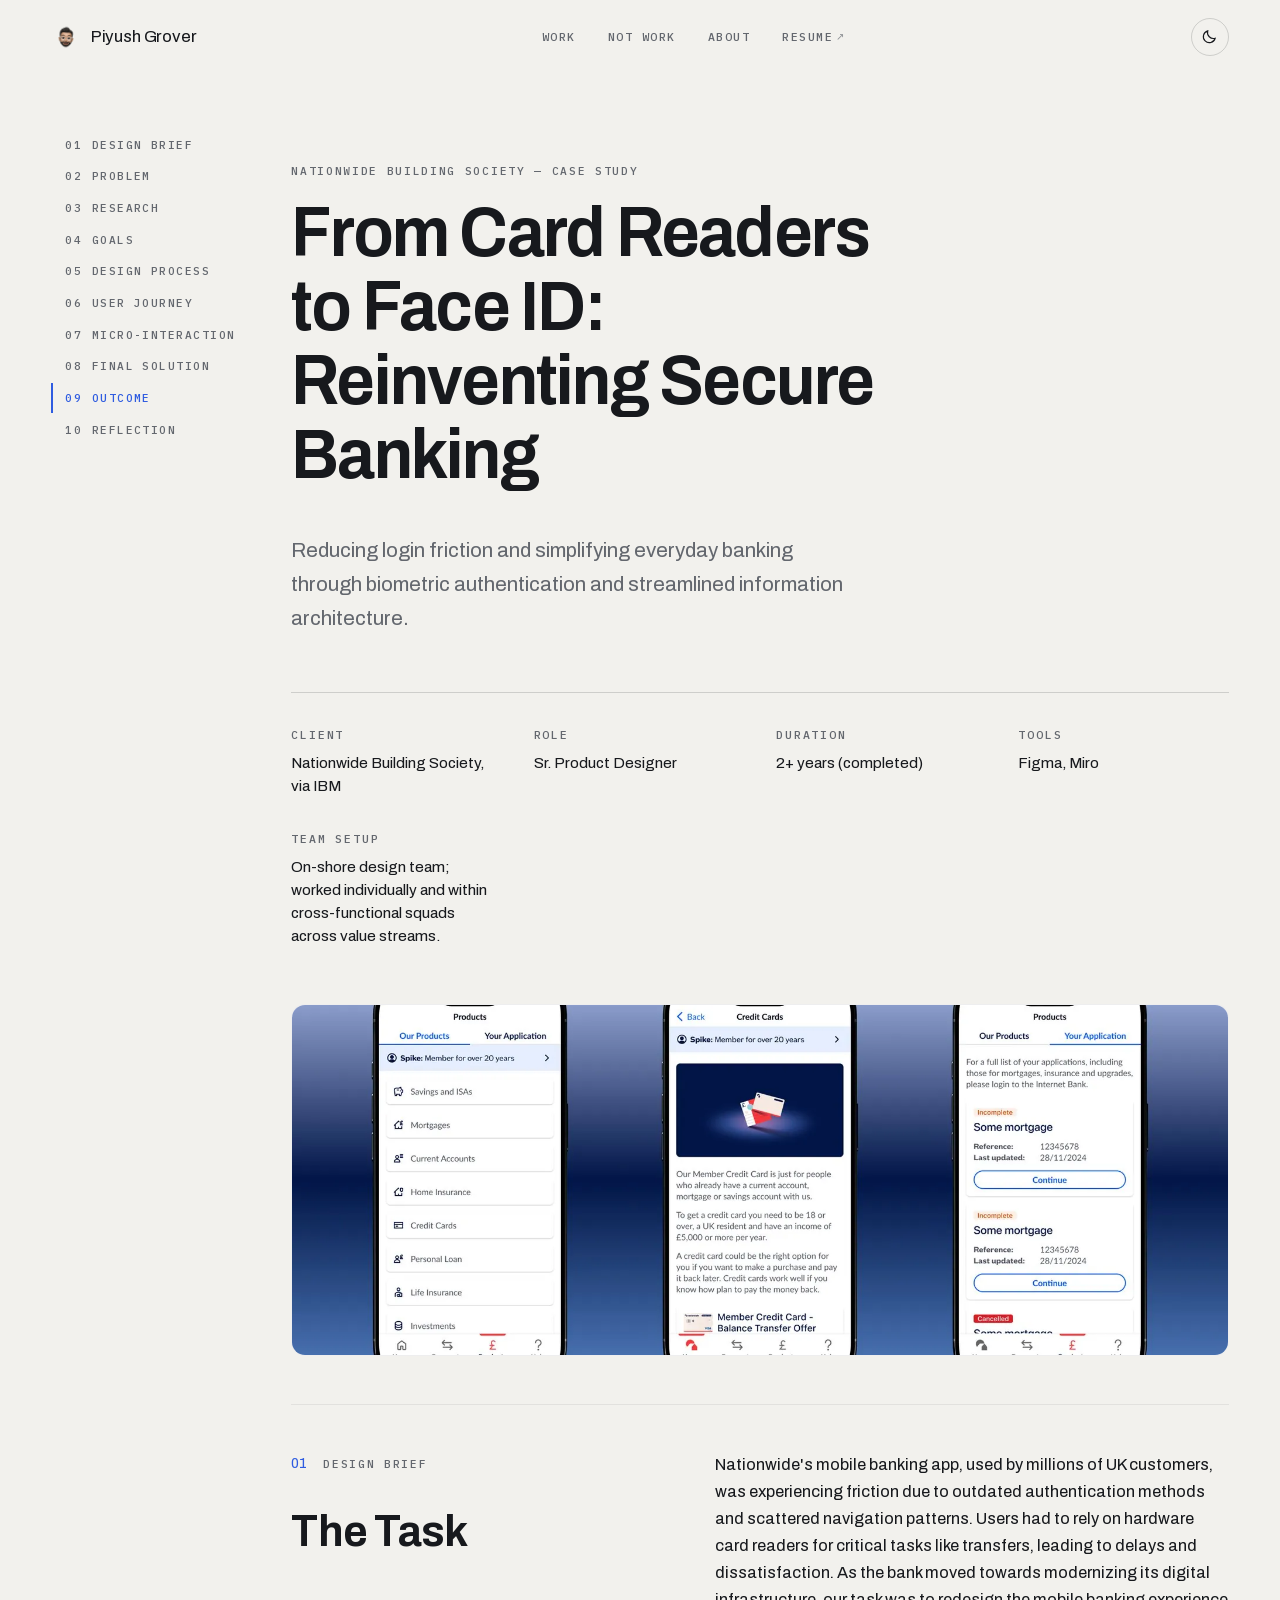
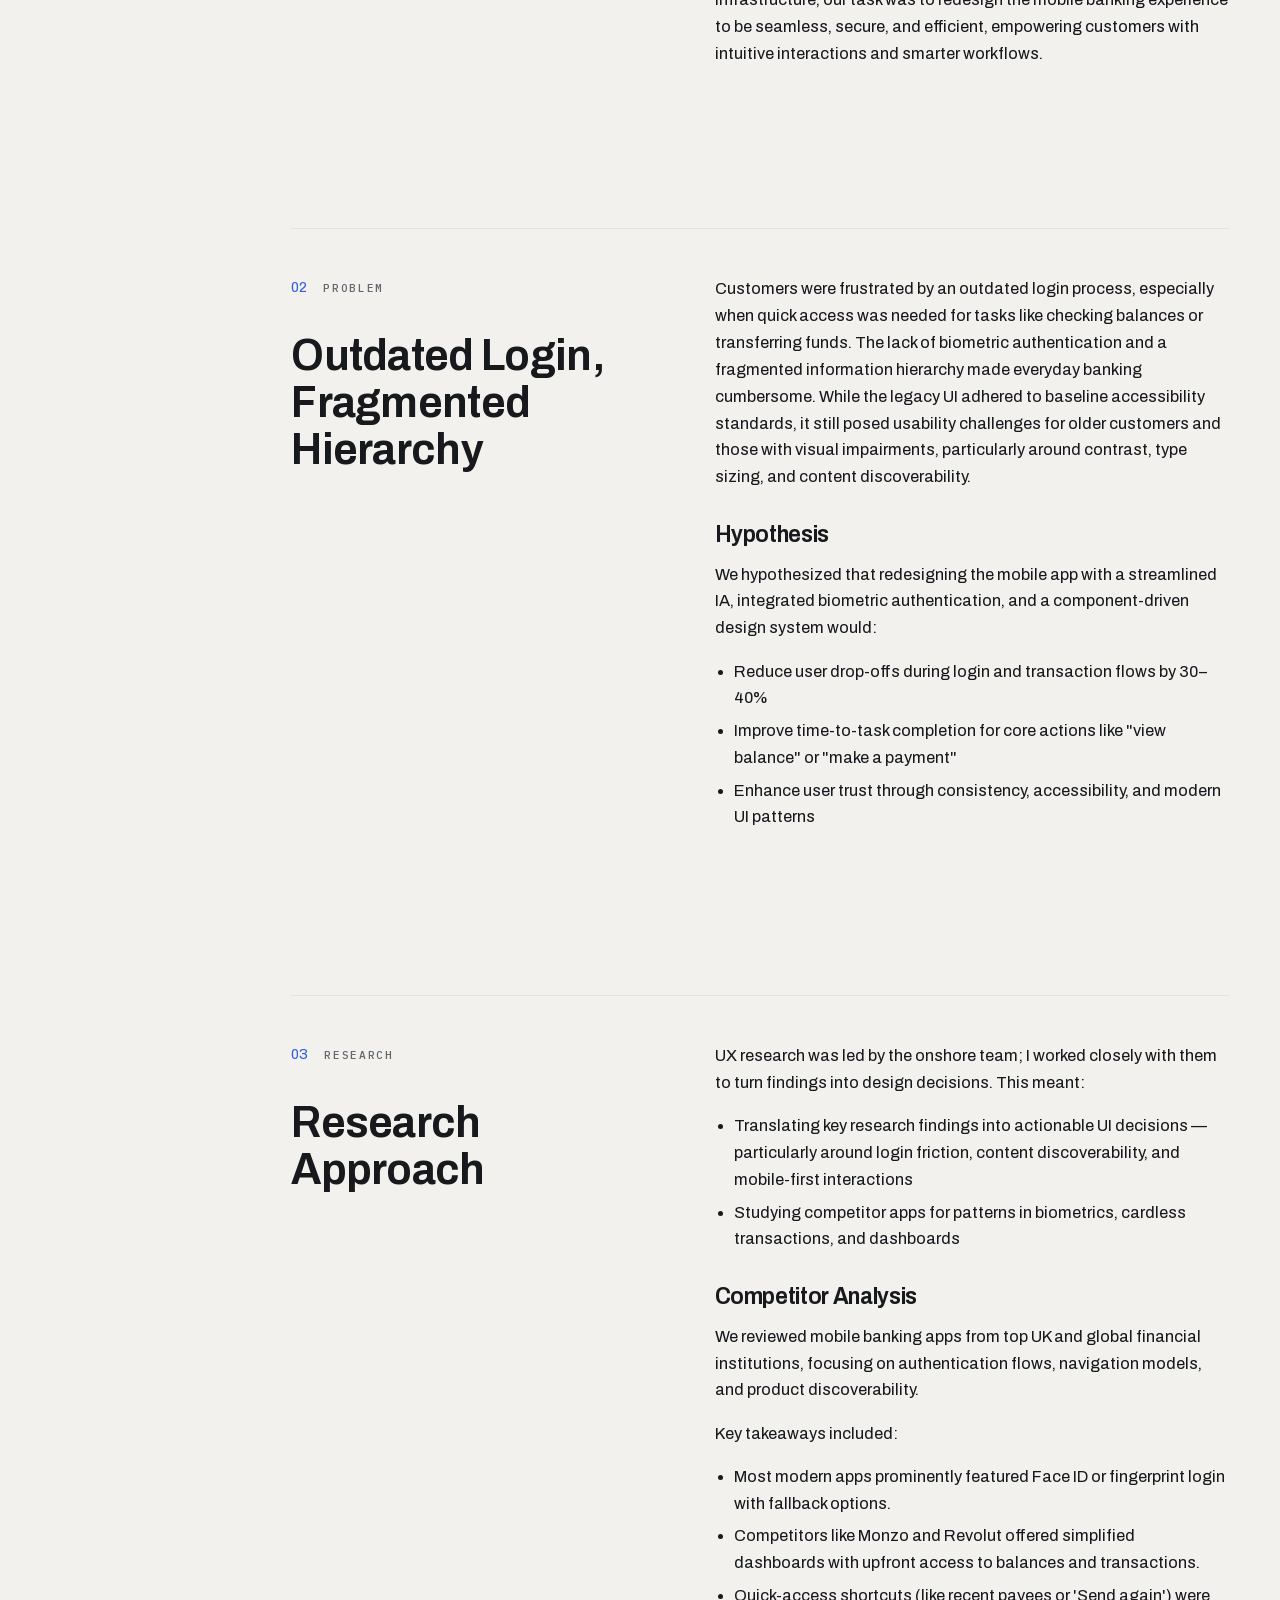
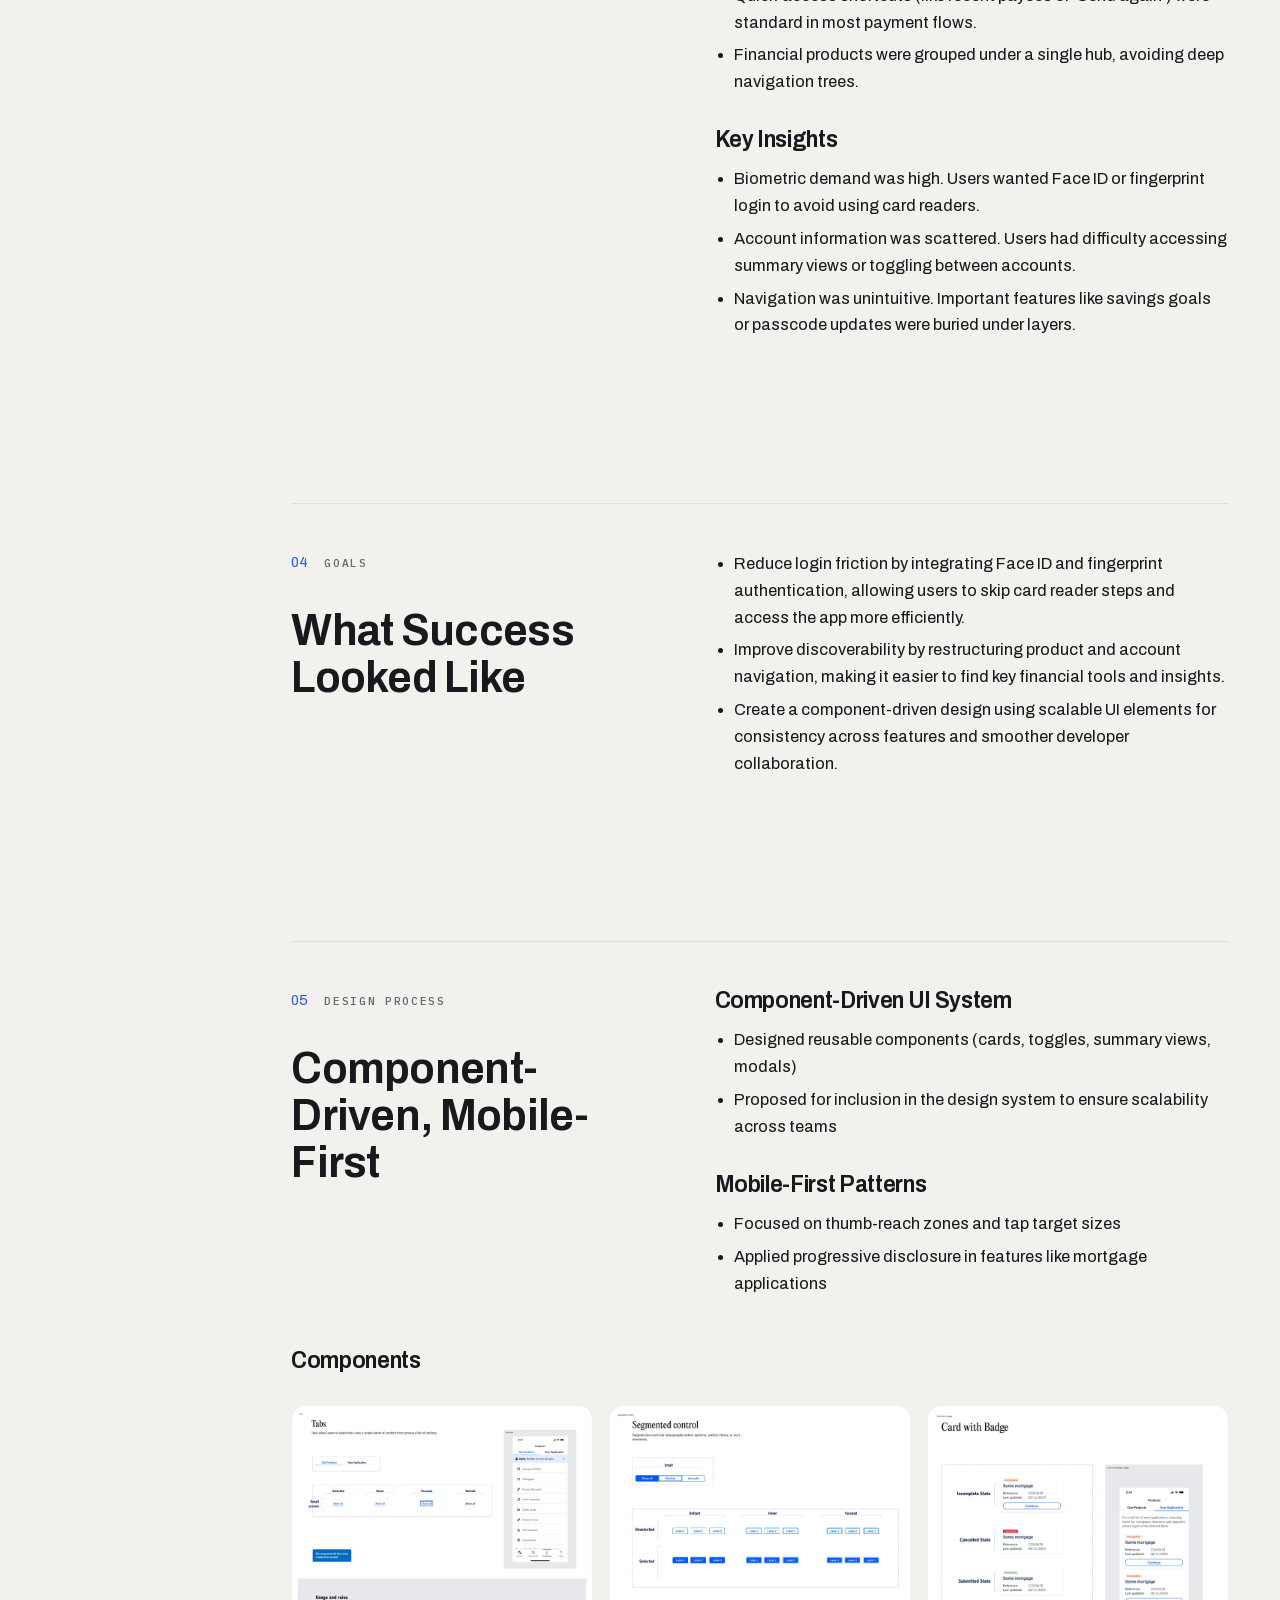
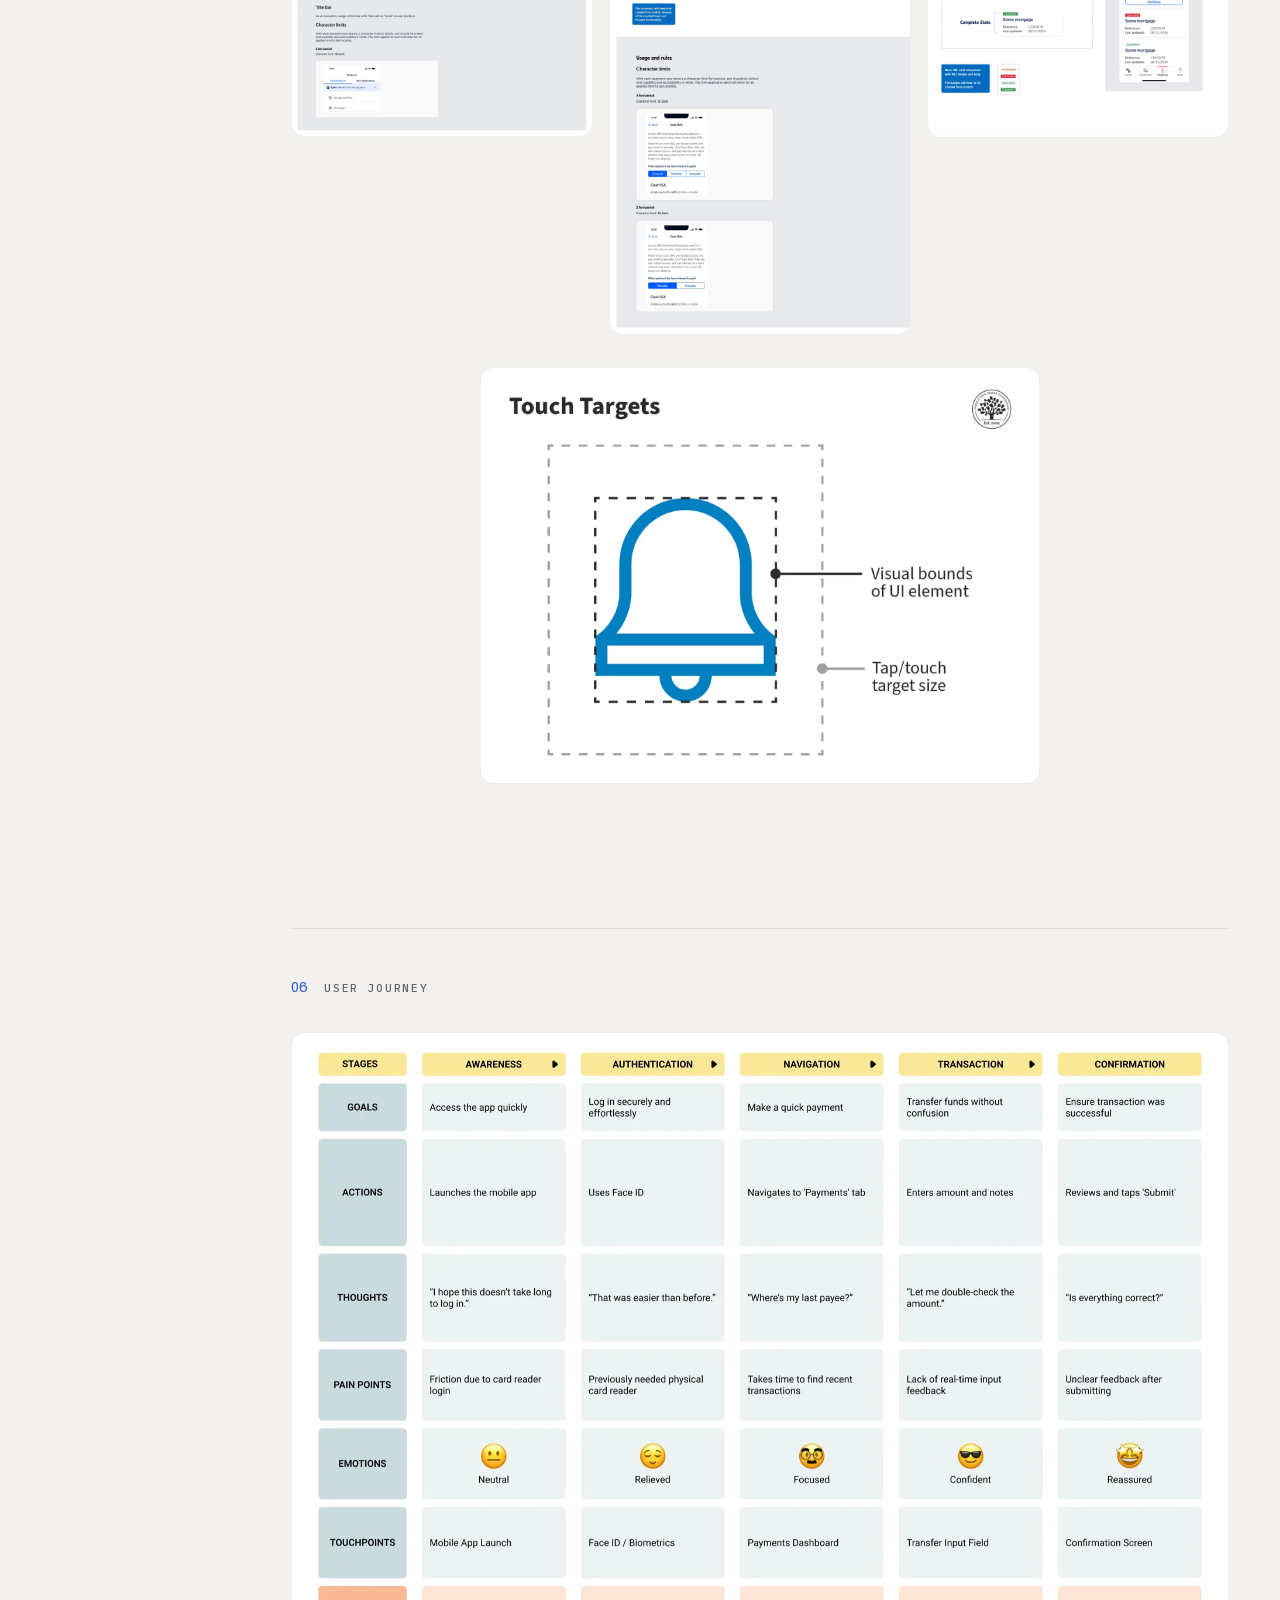
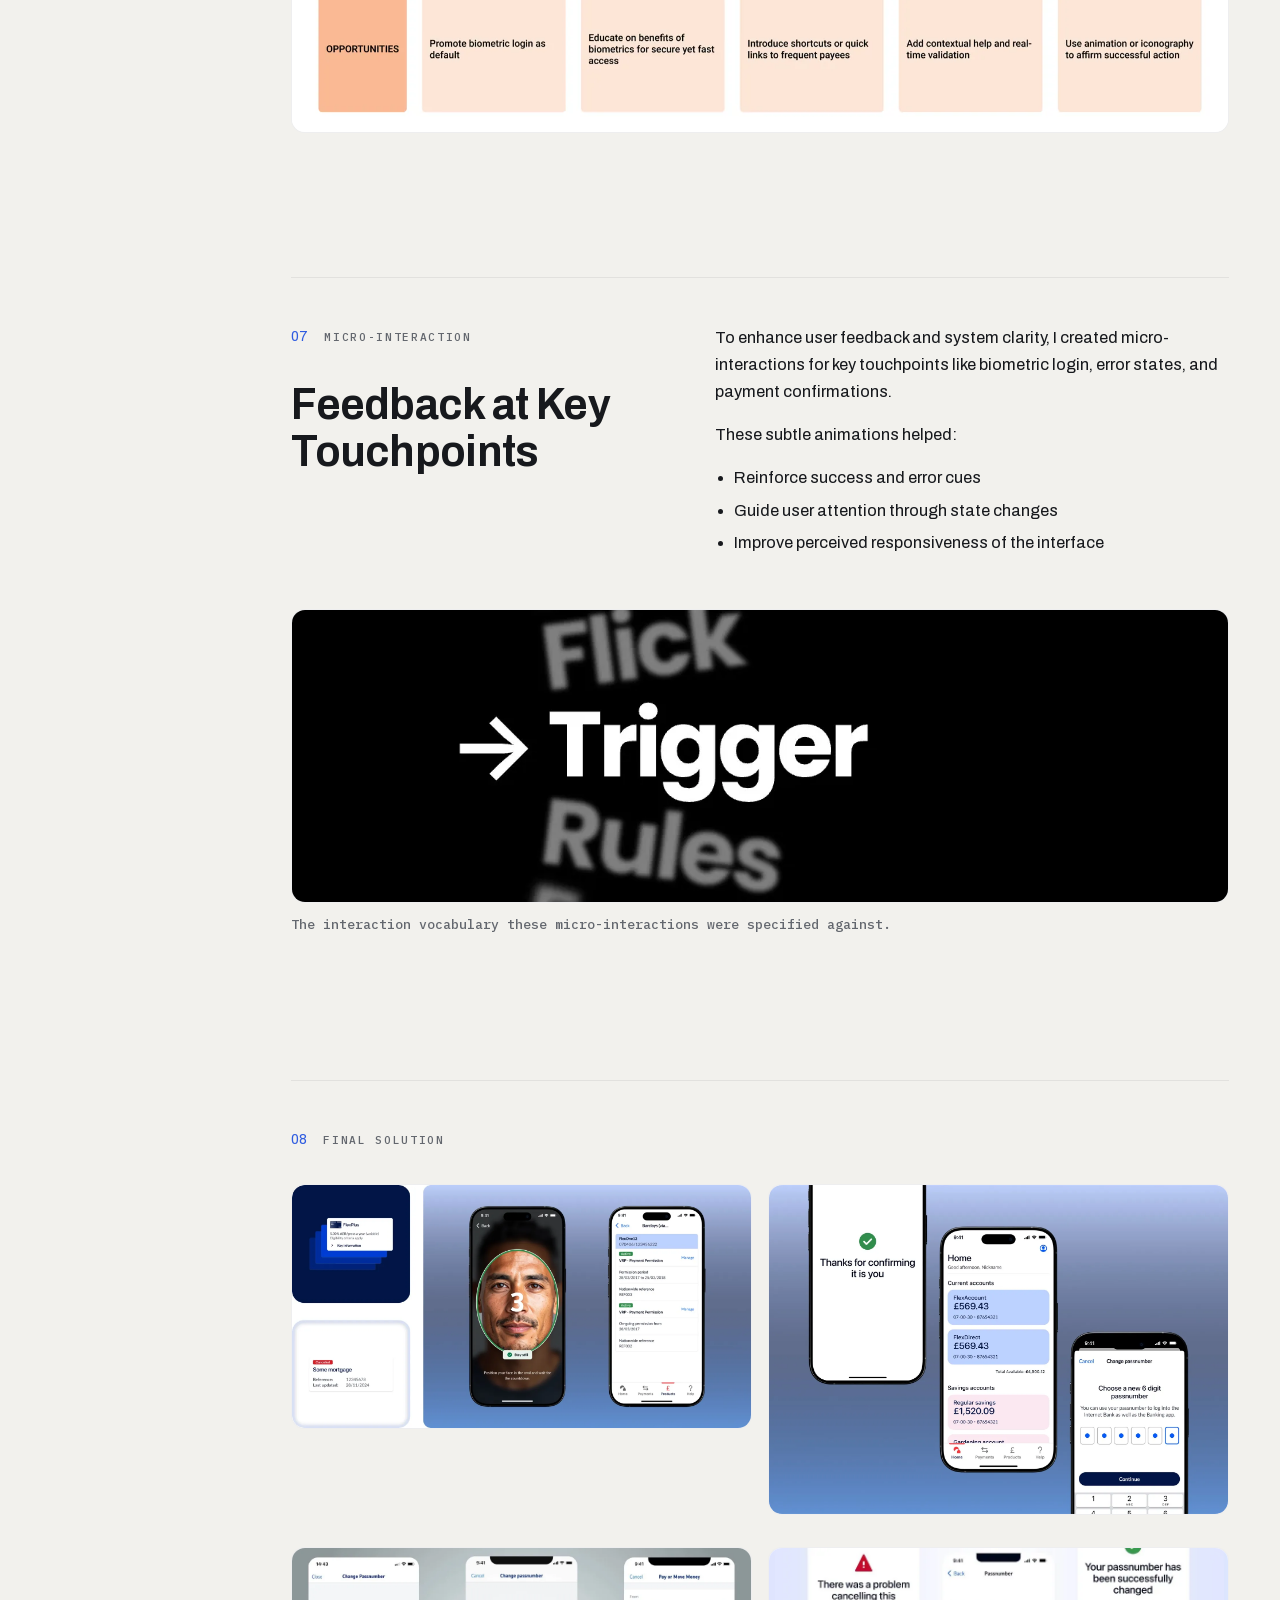
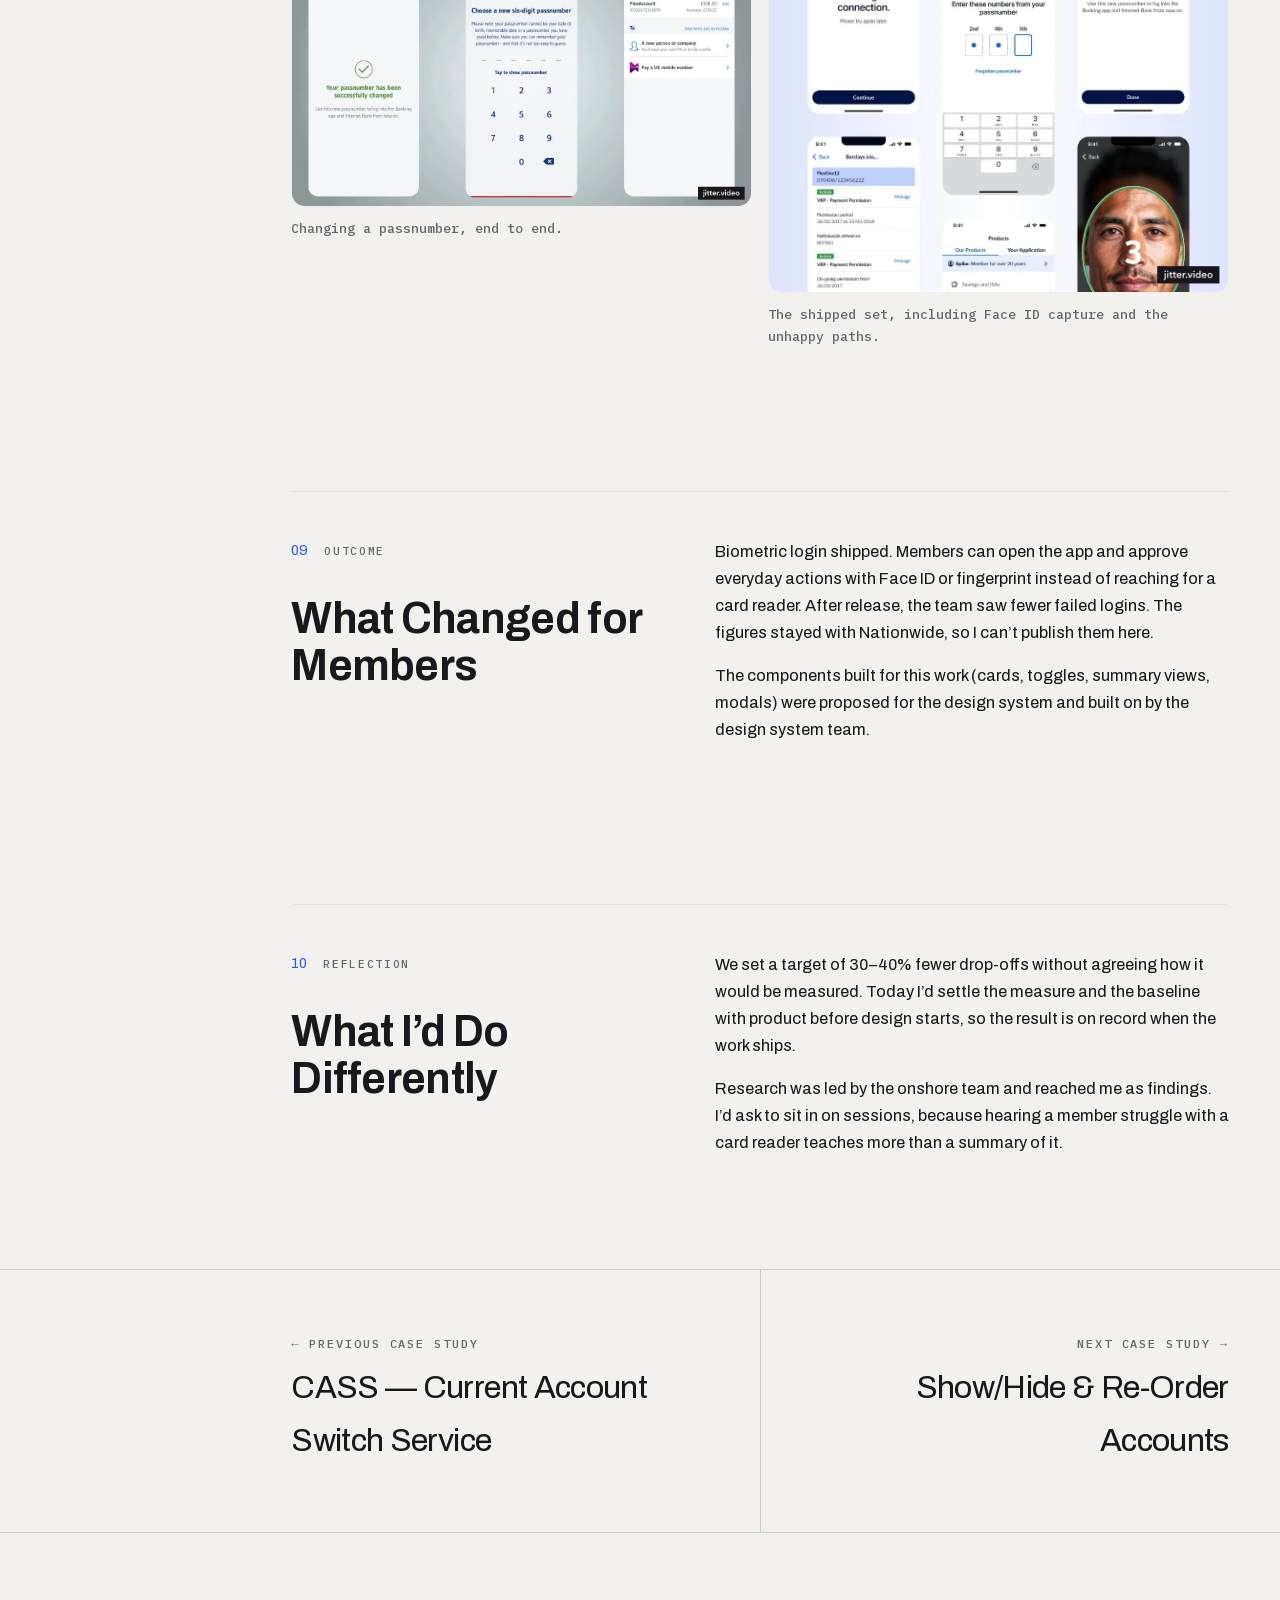
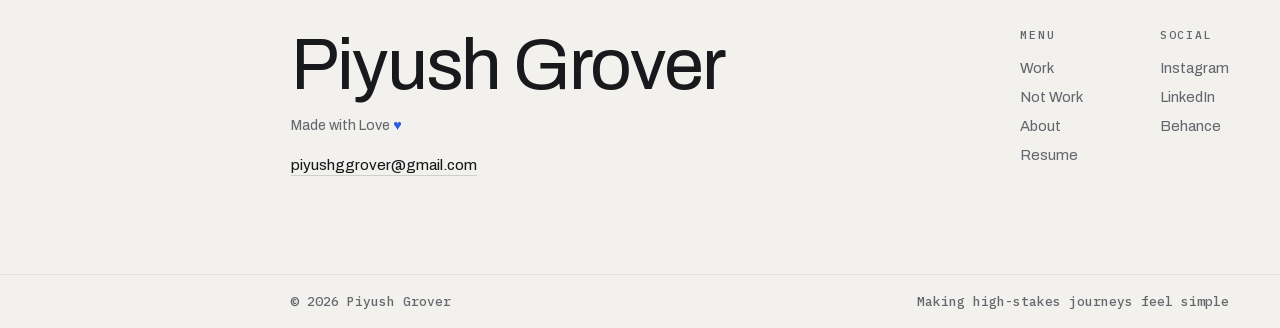
<file: nbs-auth.html>
<!DOCTYPE html>
<html lang="en" class="no-js" data-theme="dark">
<head>
  <meta charset="utf-8">
  <meta name="viewport" content="width=device-width, initial-scale=1">
  <title>NBS — Authentication Uplift | Piyush Grover — Portfolio</title>
  <meta name="description" content="From card readers to Face ID — reinventing secure banking at Nationwide Building Society.">
  <link rel="canonical" href="https://piyushgrover.com/nbs-auth.html">
  <meta name="author" content="Piyush Grover">
  <meta name="theme-color" content="#0b0c0e" media="(prefers-color-scheme: dark)">
  <meta name="theme-color" content="#f2f1ed" media="(prefers-color-scheme: light)">
  <meta property="og:type" content="article">
  <meta property="og:site_name" content="Piyush Grover">
  <meta property="og:locale" content="en_GB">
  <meta property="og:url" content="https://piyushgrover.com/nbs-auth.html">
  <meta property="og:title" content="NBS — Authentication Uplift | Piyush Grover — Portfolio">
  <meta property="og:description" content="From card readers to Face ID — reinventing secure banking at Nationwide Building Society.">
  <meta property="og:image" content="https://piyushgrover.com/img/og/og-auth.jpg">
  <meta property="og:image:width" content="1200">
  <meta property="og:image:height" content="630">
  <meta property="og:image:alt" content="NBS — Authentication Uplift | Piyush Grover — Portfolio">
  <meta name="twitter:card" content="summary_large_image">
  <meta name="twitter:title" content="NBS — Authentication Uplift | Piyush Grover — Portfolio">
  <meta name="twitter:description" content="From card readers to Face ID — reinventing secure banking at Nationwide Building Society.">
  <meta name="twitter:image" content="https://piyushgrover.com/img/og/og-auth.jpg">
  <link rel="icon" href="img/shared/Memoji1.png">
  <link rel="preload" href="fonts/Archivo-var.woff2" as="font" type="font/woff2" crossorigin>
  <link rel="preload" href="fonts/PlexMono-500.woff2" as="font" type="font/woff2" crossorigin>
  <script type="application/ld+json">
{
    "@context": "https://schema.org",
    "@graph": [
      {
        "@type": "CreativeWork",
        "@id": "https://piyushgrover.com/nbs-auth.html#work",
        "name": "From Card Readers to Face ID: Reinventing Secure Banking",
        "url": "https://piyushgrover.com/nbs-auth.html",
        "description": "From card readers to Face ID — reinventing secure banking at Nationwide Building Society.",
        "image": "https://piyushgrover.com/img/og/og-auth.jpg",
        "creator": {
          "@id": "https://piyushgrover.com/#piyush"
        },
        "author": {
          "@id": "https://piyushgrover.com/#piyush"
        },
        "inLanguage": "en-GB",
        "isPartOf": {
          "@id": "https://piyushgrover.com/#website"
        },
        "genre": "Product design case study"
      },
      {
        "@type": "Person",
        "@id": "https://piyushgrover.com/#piyush",
        "name": "Piyush Grover",
        "alternateName": "Piyush Grover — Product Designer",
        "jobTitle": "Senior Product Designer",
        "description": "Senior Product Designer with 8 years of experience across banking, e-commerce and enterprise products.",
        "url": "https://piyushgrover.com/",
        "image": "https://piyushgrover.com/img/about/IMG_5889_HEIC.jpg",
        "email": "mailto:piyushggrover@gmail.com",
        "knowsAbout": [
          "Product Design",
          "Interaction Design",
          "User Experience Design",
          "Design Systems",
          "Mobile Banking",
          "Fintech",
          "Enterprise Software",
          "iOS App Design"
        ],
        "sameAs": [
          "https://www.linkedin.com/in/piyushgroverdzn/",
          "https://www.instagram.com/piyushgrover_/",
          "https://www.behance.net/piyushgrover"
        ]
      }
    ]
  }
  </script>
  <link rel="stylesheet" href="css/main.css?v=20261118">
  <script>
    (function () {
      var t; try { t = localStorage.getItem('theme'); } catch (e) {}
      if (!t) t = matchMedia('(prefers-color-scheme: light)').matches ? 'light' : 'dark';
      document.documentElement.setAttribute('data-theme', t);
      document.documentElement.classList.remove('no-js');
    })();
  </script>
</head>
<body class="has-rail">
  <a class="skip-link" href="#main">Skip to content</a>
  <div class="page-curtain"></div>

  <header class="site-head">
    <a class="brand" href="index.html"><img src="img/shared/Memoji1.png" alt="" width="30" height="30">Piyush Grover</a>
    <nav class="nav-links" aria-label="Primary">
      <a href="index.html">Work</a>
      <a href="playground.html">Not Work</a>
      <a href="about.html">About</a>
      <a href="https://drive.google.com/file/d/1vDVqLGHgpKwDwfTiEPsyBbgJAzj7WTcD/view" target="_blank" rel="noopener">Resume <span class="ext" aria-hidden="true">↗</span></a>
    </nav>
    <div class="head-actions">
      <button class="theme-toggle" aria-label="Toggle light/dark theme">
        <svg class="icon-sun" viewBox="0 0 24 24" aria-hidden="true"><circle cx="12" cy="12" r="4.5"/><path d="M12 2v2.5M12 19.5V22M2 12h2.5M19.5 12H22M4.5 4.5l1.8 1.8M17.7 17.7l1.8 1.8M19.5 4.5l-1.8 1.8M6.3 17.7l-1.8 1.8"/></svg>
        <svg class="icon-moon" viewBox="0 0 24 24" aria-hidden="true"><path d="M20 14.5A8.5 8.5 0 0 1 9.5 4a8.5 8.5 0 1 0 10.5 10.5Z"/></svg>
      </button>
      <button class="menu-btn" aria-label="Menu" aria-expanded="false"><span></span></button>
    </div>
  </header>
  <nav class="menu-overlay" aria-label="Mobile">
    <a class="menu-link" href="index.html">Work <small>01</small></a>
    <a class="menu-link" href="playground.html">Not Work <small>02</small></a>
    <a class="menu-link" href="about.html">About <small>03</small></a>
    <a class="menu-link" href="https://drive.google.com/file/d/1vDVqLGHgpKwDwfTiEPsyBbgJAzj7WTcD/view" target="_blank" rel="noopener">Resume <small>04</small></a>
    <div class="menu-socials">
      <a href="https://www.instagram.com/piyushgrover_/" target="_blank" rel="noopener">Instagram</a>
      <a href="https://www.linkedin.com/in/piyushgroverdzn/" target="_blank" rel="noopener">LinkedIn</a>
      <a href="https://www.behance.net/piyushgrover" target="_blank" rel="noopener">Behance</a>
    </div>
  </nav>

  <main id="main" tabindex="-1">
  <nav class="cs-rail" aria-label="Chapters">
      <a href="#brief"><span class="idx">01</span> Design Brief</a>
      <a href="#problem"><span class="idx">02</span> Problem</a>
      <a href="#research"><span class="idx">03</span> Research</a>
      <a href="#goals"><span class="idx">04</span> Goals</a>
      <a href="#process"><span class="idx">05</span> Design Process</a>
      <a href="#journey"><span class="idx">06</span> User Journey</a>
      <a href="#micro"><span class="idx">07</span> Micro-Interaction</a>
      <a href="#solution"><span class="idx">08</span> Final Solution</a>
      <a href="#outcome"><span class="idx">09</span> Outcome</a>
      <a href="#reflection"><span class="idx">10</span> Reflection</a>
  </nav>
    <section class="cs-hero">
      <div class="wrap">
        <p class="eyebrow" data-reveal>Nationwide Building Society — Case Study</p>
        <h1 class="display-lg" data-reveal>From Card Readers to Face ID: Reinventing Secure Banking</h1>
        <p class="lede" data-reveal>Reducing login friction and simplifying everyday banking through biometric authentication and streamlined information architecture.</p>
        <dl class="meta-grid" data-reveal>
          <div><dt>Client</dt><dd>Nationwide Building Society, via IBM</dd></div>
          <div><dt>Role</dt><dd>Sr. Product Designer</dd></div>
          <div><dt>Duration</dt><dd>2+ years (completed)</dd></div>
          <div><dt>Tools</dt><dd>Figma, Miro</dd></div>
          <div><dt>Team Setup</dt><dd>On-shore design team; worked individually and within cross-functional squads across value streams.</dd></div>
        </dl>
      </div>
    </section>

    <section class="wrap" data-reveal>
      <figure class="fig" style="margin:0;">
        <img src="img/nbs-auth/Banner-3.webp" width="1600" height="600" alt="Authentication Uplift — biometric login experience banner" fetchpriority="high">
      </figure>
    </section>

    <section class="cs-section" id="brief">
      <div class="wrap">
        <div class="cs-cols">
          <div data-reveal>
            <div class="cs-label"><span class="idx">01</span><span class="eyebrow" style="margin:0;">Design Brief</span></div>
            <h2>The Task</h2>
          </div>
          <div class="cs-prose" data-reveal data-reveal-delay="0.1">
            <p>Nationwide's mobile banking app, used by millions of UK customers, was experiencing friction due to outdated authentication methods and scattered navigation patterns. Users had to rely on hardware card readers for critical tasks like transfers, leading to delays and dissatisfaction. As the bank moved towards modernizing its digital infrastructure, our task was to redesign the mobile banking experience to be seamless, secure, and efficient, empowering customers with intuitive interactions and smarter workflows.</p>
          </div>
        </div>
      </div>
    </section>

    <section class="cs-section" id="problem">
      <div class="wrap">
        <div class="cs-cols">
          <div data-reveal>
            <div class="cs-label"><span class="idx">02</span><span class="eyebrow" style="margin:0;">Problem</span></div>
            <h2>Outdated Login, Fragmented Hierarchy</h2>
          </div>
          <div class="cs-prose" data-reveal data-reveal-delay="0.1">
            <p>Customers were frustrated by an outdated login process, especially when quick access was needed for tasks like checking balances or transferring funds. The lack of biometric authentication and a fragmented information hierarchy made everyday banking cumbersome. While the legacy UI adhered to baseline accessibility standards, it still posed usability challenges for older customers and those with visual impairments, particularly around contrast, type sizing, and content discoverability.</p>
            <h3>Hypothesis</h3>
            <p>We hypothesized that redesigning the mobile app with a streamlined IA, integrated biometric authentication, and a component-driven design system would:</p>
            <ul>
              <li>Reduce user drop-offs during login and transaction flows by 30–40%</li>
              <li>Improve time-to-task completion for core actions like "view balance" or "make a payment"</li>
              <li>Enhance user trust through consistency, accessibility, and modern UI patterns</li>
            </ul>
          </div>
        </div>
      </div>
    </section>

    <section class="cs-section" id="research">
      <div class="wrap">
        <div class="cs-cols">
          <div data-reveal>
            <div class="cs-label"><span class="idx">03</span><span class="eyebrow" style="margin:0;">Research</span></div>
            <h2>Research Approach</h2>
          </div>
          <div class="cs-prose" data-reveal data-reveal-delay="0.1">
            <p>UX research was led by the onshore team; I worked closely with them to turn findings into design decisions. This meant:</p>
            <ul>
              <li>Translating key research findings into actionable UI decisions — particularly around login friction, content discoverability, and mobile-first interactions</li>
              <li>Studying competitor apps for patterns in biometrics, cardless transactions, and dashboards</li>
            </ul>
            <h3>Competitor Analysis</h3>
            <p>We reviewed mobile banking apps from top UK and global financial institutions, focusing on authentication flows, navigation models, and product discoverability.</p>
            <p>Key takeaways included:</p>
            <ul>
              <li>Most modern apps prominently featured Face ID or fingerprint login with fallback options.</li>
              <li>Competitors like Monzo and Revolut offered simplified dashboards with upfront access to balances and transactions.</li>
              <li>Quick-access shortcuts (like recent payees or 'Send again') were standard in most payment flows.</li>
              <li>Financial products were grouped under a single hub, avoiding deep navigation trees.</li>
            </ul>
            <h3>Key Insights</h3>
            <ul>
              <li><strong>Biometric demand was high.</strong> Users wanted Face ID or fingerprint login to avoid using card readers.</li>
              <li><strong>Account information was scattered.</strong> Users had difficulty accessing summary views or toggling between accounts.</li>
              <li><strong>Navigation was unintuitive.</strong> Important features like savings goals or passcode updates were buried under layers.</li>
            </ul>
          </div>
        </div>
      </div>
    </section>

    <section class="cs-section" id="goals">
      <div class="wrap">
        <div class="cs-cols">
          <div data-reveal>
            <div class="cs-label"><span class="idx">04</span><span class="eyebrow" style="margin:0;">Goals</span></div>
            <h2>What Success Looked Like</h2>
          </div>
          <div class="cs-prose" data-reveal data-reveal-delay="0.1">
            <ul>
              <li><strong>Reduce login friction</strong> by integrating Face ID and fingerprint authentication, allowing users to skip card reader steps and access the app more efficiently.</li>
              <li><strong>Improve discoverability</strong> by restructuring product and account navigation, making it easier to find key financial tools and insights.</li>
              <li><strong>Create a component-driven design</strong> using scalable UI elements for consistency across features and smoother developer collaboration.</li>
            </ul>
          </div>
        </div>
      </div>
    </section>

    <section class="cs-section" id="process">
      <div class="wrap">
        <div class="cs-cols">
          <div data-reveal>
            <div class="cs-label"><span class="idx">05</span><span class="eyebrow" style="margin:0;">Design Process</span></div>
            <h2>Component-Driven, Mobile-First</h2>
          </div>
          <div class="cs-prose" data-reveal data-reveal-delay="0.1">
            <h3 style="margin-top:0;">Component-Driven UI System</h3>
            <ul>
              <li>Designed reusable components (cards, toggles, summary views, modals)</li>
              <li>Proposed for inclusion in the design system to ensure scalability across teams</li>
            </ul>
            <h3>Mobile-First Patterns</h3>
            <ul>
              <li>Focused on thumb-reach zones and tap target sizes</li>
              <li>Applied progressive disclosure in features like mortgage applications</li>
            </ul>
          </div>
        </div>
        <h3 data-reveal>Components</h3>
        <div class="fig-grid cols-3" data-reveal>
          <figure class="fig fx-tilt" style="margin:0;"><img src="img/nbs-auth/Tabs.webp" width="1600" height="1761" alt="Tab component states" loading="lazy"></figure>
          <figure class="fig fx-tilt" style="margin:0;"><img src="img/nbs-auth/Segmented-Control_edited.webp" width="1600" height="2818" alt="Segmented control component" loading="lazy"></figure>
          <figure class="fig fx-tilt" style="margin:0;"><img src="img/nbs-auth/Card-with-badge.webp" width="1600" height="1768" alt="Card component with badge" loading="lazy"></figure>
        </div>
        <figure class="fig fig-narrow" data-reveal>
          <img src="img/nbs-auth/Tappability.webp" width="1600" height="1188" alt="Touch target diagram — the visual bounds of a UI element versus its larger tap/touch target" loading="lazy">
        </figure>
      </div>
    </section>

    <section class="cs-section" id="journey">
      <div class="wrap">
        <div class="cs-label" data-reveal><span class="idx">06</span><span class="eyebrow" style="margin:0;">User Journey</span></div>
        <figure class="fig" data-reveal>
          <img src="img/nbs-auth/User-Journey-Map.webp" width="1600" height="1196" alt="User journey map — from login to task completion" loading="lazy">
        </figure>
      </div>
    </section>

    <section class="cs-section" id="micro">
      <div class="wrap">
        <div class="cs-cols">
          <div data-reveal>
            <div class="cs-label"><span class="idx">07</span><span class="eyebrow" style="margin:0;">Micro-Interaction</span></div>
            <h2>Feedback at Key Touchpoints</h2>
          </div>
          <div class="cs-prose" data-reveal data-reveal-delay="0.1">
            <p>To enhance user feedback and system clarity, I created micro-interactions for key touchpoints like biometric login, error states, and payment confirmations.</p>
            <p>These subtle animations helped:</p>
            <ul>
              <li>Reinforce success and error cues</li>
              <li>Guide user attention through state changes</li>
              <li>Improve perceived responsiveness of the interface</li>
            </ul>
          </div>
        </div>
        <figure class="fig" data-reveal>
          <video src="video/nbs-auth/micro-interaction-terms.mp4"
                 poster="img/nbs-auth/poster-micro-interaction-terms.webp"
                 width="1280" height="400" autoplay muted loop playsinline preload="metadata"
                 aria-label="Looping animation cycling through micro-interaction vocabulary: Tap, Hover, Drag, Scroll, Long-press, Focus, Flick, Trigger, Rules, Feedback, Modes, States"></video>
          <figcaption>The interaction vocabulary these micro-interactions were specified against.</figcaption>
        </figure>
      </div>
    </section>

    <section class="cs-section" id="solution">
      <div class="wrap">
        <div class="cs-label" data-reveal><span class="idx">08</span><span class="eyebrow" style="margin:0;">Final Solution</span></div>
        <div class="fig-grid cols-2" data-reveal>
          <figure class="fig" style="margin:0;"><img src="img/nbs-auth/Group-427320992.webp" width="1600" height="849" alt="Final solution — redesigned login and dashboard screens" loading="lazy"></figure>
          <figure class="fig" style="margin:0;"><img src="img/nbs-auth/Group-427320993.webp" width="1600" height="1147" alt="Final solution — biometric authentication flow screens" loading="lazy"></figure>
        </div>
        <div class="fig-grid cols-2" data-reveal>
          <figure class="fig" style="margin:0;">
            <video src="video/nbs-auth/passnumber-change-flow.mp4"
                   poster="img/nbs-auth/poster-passnumber-change-flow.webp"
                   width="960" height="540" autoplay muted loop playsinline preload="metadata"
                   aria-label="Change passnumber flow — choosing a new six-digit passnumber, the success confirmation, and the Pay or Move Money screen"></video>
            <figcaption>Changing a passnumber, end to end.</figcaption>
          </figure>
          <figure class="fig" style="margin:0;">
            <video src="video/nbs-auth/auth-screens-walkthrough.mp4"
                   poster="img/nbs-auth/poster-auth-screens-walkthrough.webp"
                   width="960" height="720" autoplay muted loop playsinline preload="metadata"
                   aria-label="Walkthrough of the shipped screens — connection error state, passnumber entry, payment permissions, product hub and Face ID capture"></video>
            <figcaption>The shipped set, including Face ID capture and the unhappy paths.</figcaption>
          </figure>
        </div>
      </div>
    </section>

    <section class="cs-section" id="outcome">
      <div class="wrap">
        <div class="cs-cols">
          <div data-reveal>
            <div class="cs-label"><span class="idx">09</span><span class="eyebrow" style="margin:0;">Outcome</span></div>
            <h2>What Changed for Members</h2>
          </div>
          <div class="cs-prose" data-reveal data-reveal-delay="0.1">
            <p>Biometric login shipped. Members can open the app and approve everyday actions with Face ID or fingerprint instead of reaching for a card reader. After release, the team saw fewer failed logins. The figures stayed with Nationwide, so I can’t publish them here.</p>
            <p>The components built for this work (cards, toggles, summary views, modals) were proposed for the design system and built on by the design system team.</p>
          </div>
        </div>
      </div>
    </section>

    <section class="cs-section" id="reflection">
      <div class="wrap">
        <div class="cs-cols">
          <div data-reveal>
            <div class="cs-label"><span class="idx">10</span><span class="eyebrow" style="margin:0;">Reflection</span></div>
            <h2>What I’d Do Differently</h2>
          </div>
          <div class="cs-prose" data-reveal data-reveal-delay="0.1">
            <p>We set a target of 30–40% fewer drop-offs without agreeing how it would be measured. Today I’d settle the measure and the baseline with product before design starts, so the result is on record when the work ships.</p>
            <p>Research was led by the onshore team and reached me as findings. I’d ask to sit in on sessions, because hearing a member struggle with a card reader teaches more than a summary of it.</p>
          </div>
        </div>
      </div>
    </section>
  </main>

  <nav class="pn-nav" aria-label="Project navigation">
    <a href="nbs-cass.html">
      <span class="pn-dir">← Previous Case Study</span>
      <span class="pn-title">CASS — Current Account Switch Service</span>
    </a>
    <a href="nbs-show-hide.html">
      <span class="pn-dir">Next Case Study →</span>
      <span class="pn-title">Show/Hide &amp; Re-Order Accounts</span>
    </a>
  </nav>

  <footer class="site-foot" style="margin-top:0;">
    <div class="wrap foot-top">
      <div data-reveal>
        <div class="foot-name">Piyush Grover</div>
        <p class="foot-made">Made with Love <span class="heart" aria-hidden="true">&#9829;</span></p>
        <p class="foot-mail"><a href="mailto:piyushggrover@gmail.com">piyushggrover@gmail.com</a></p>
      </div>
      <div class="foot-cols" data-reveal>
        <div>
          <h2 class="foot-col-title">Menu</h2>
          <ul>
            <li><a href="index.html">Work</a></li>
            <li><a href="playground.html">Not Work</a></li>
            <li><a href="about.html">About</a></li>
            <li><a href="https://drive.google.com/file/d/1vDVqLGHgpKwDwfTiEPsyBbgJAzj7WTcD/view" target="_blank" rel="noopener">Resume</a></li>
          </ul>
        </div>
        <div>
          <h2 class="foot-col-title">Social</h2>
          <ul>
            <li><a href="https://www.instagram.com/piyushgrover_/" target="_blank" rel="noopener">Instagram</a></li>
            <li><a href="https://www.linkedin.com/in/piyushgroverdzn/" target="_blank" rel="noopener">LinkedIn</a></li>
            <li><a href="https://www.behance.net/piyushgrover" target="_blank" rel="noopener">Behance</a></li>
          </ul>
        </div>
      </div>
    </div>
    <div class="wrap foot-bottom">
      <span>© <span data-year></span> Piyush Grover</span>
      <span>Making high-stakes journeys feel simple</span>
    </div>
  </footer>

  <script src="vendor/gsap.min.js"></script>
  <script src="vendor/ScrollTrigger.min.js"></script>
  <script src="js/main.js?v=20261117"></script>
  <script src="js/interactions.js?v=20261117"></script>
  <script src="js/eggs.js?v=20261117"></script>
  <script data-goatcounter="https://hexdzn.goatcounter.com/count" async src="//gc.zgo.at/count.js"></script>
</body>
</html>
</file>
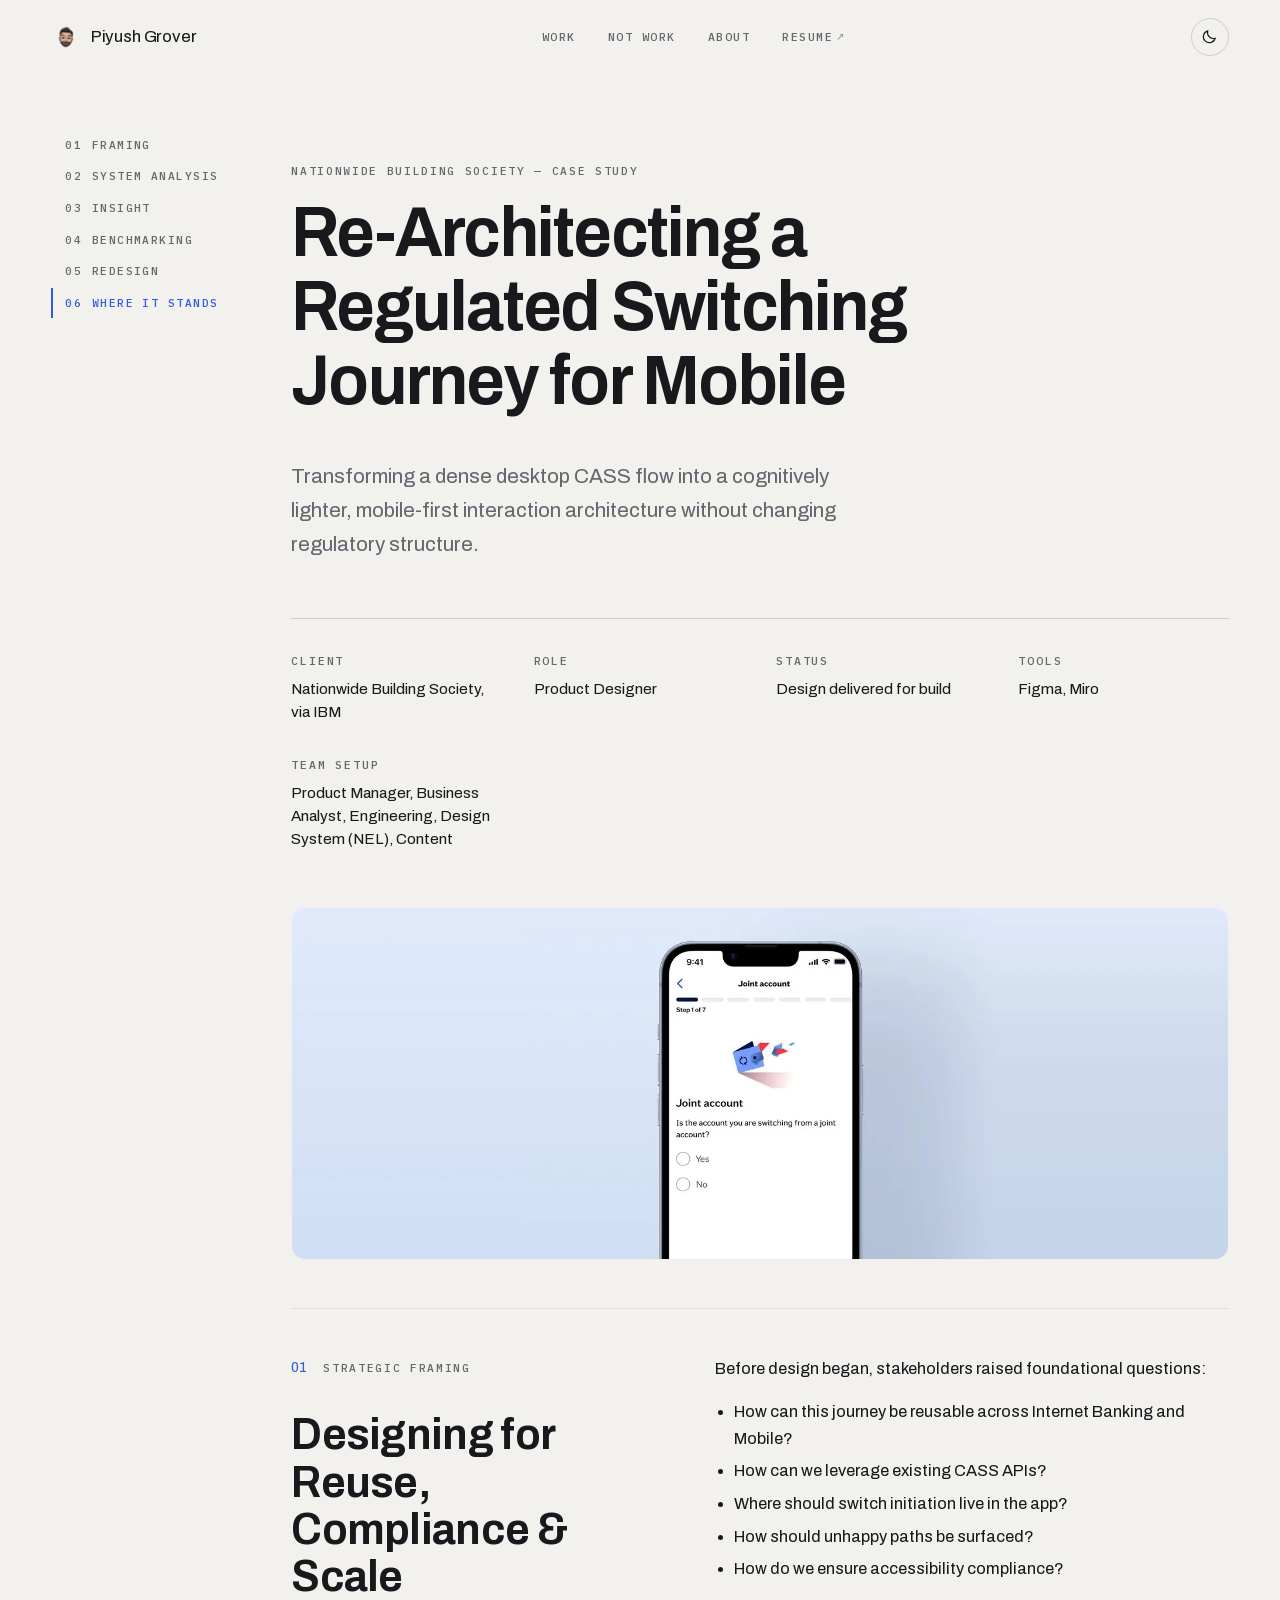
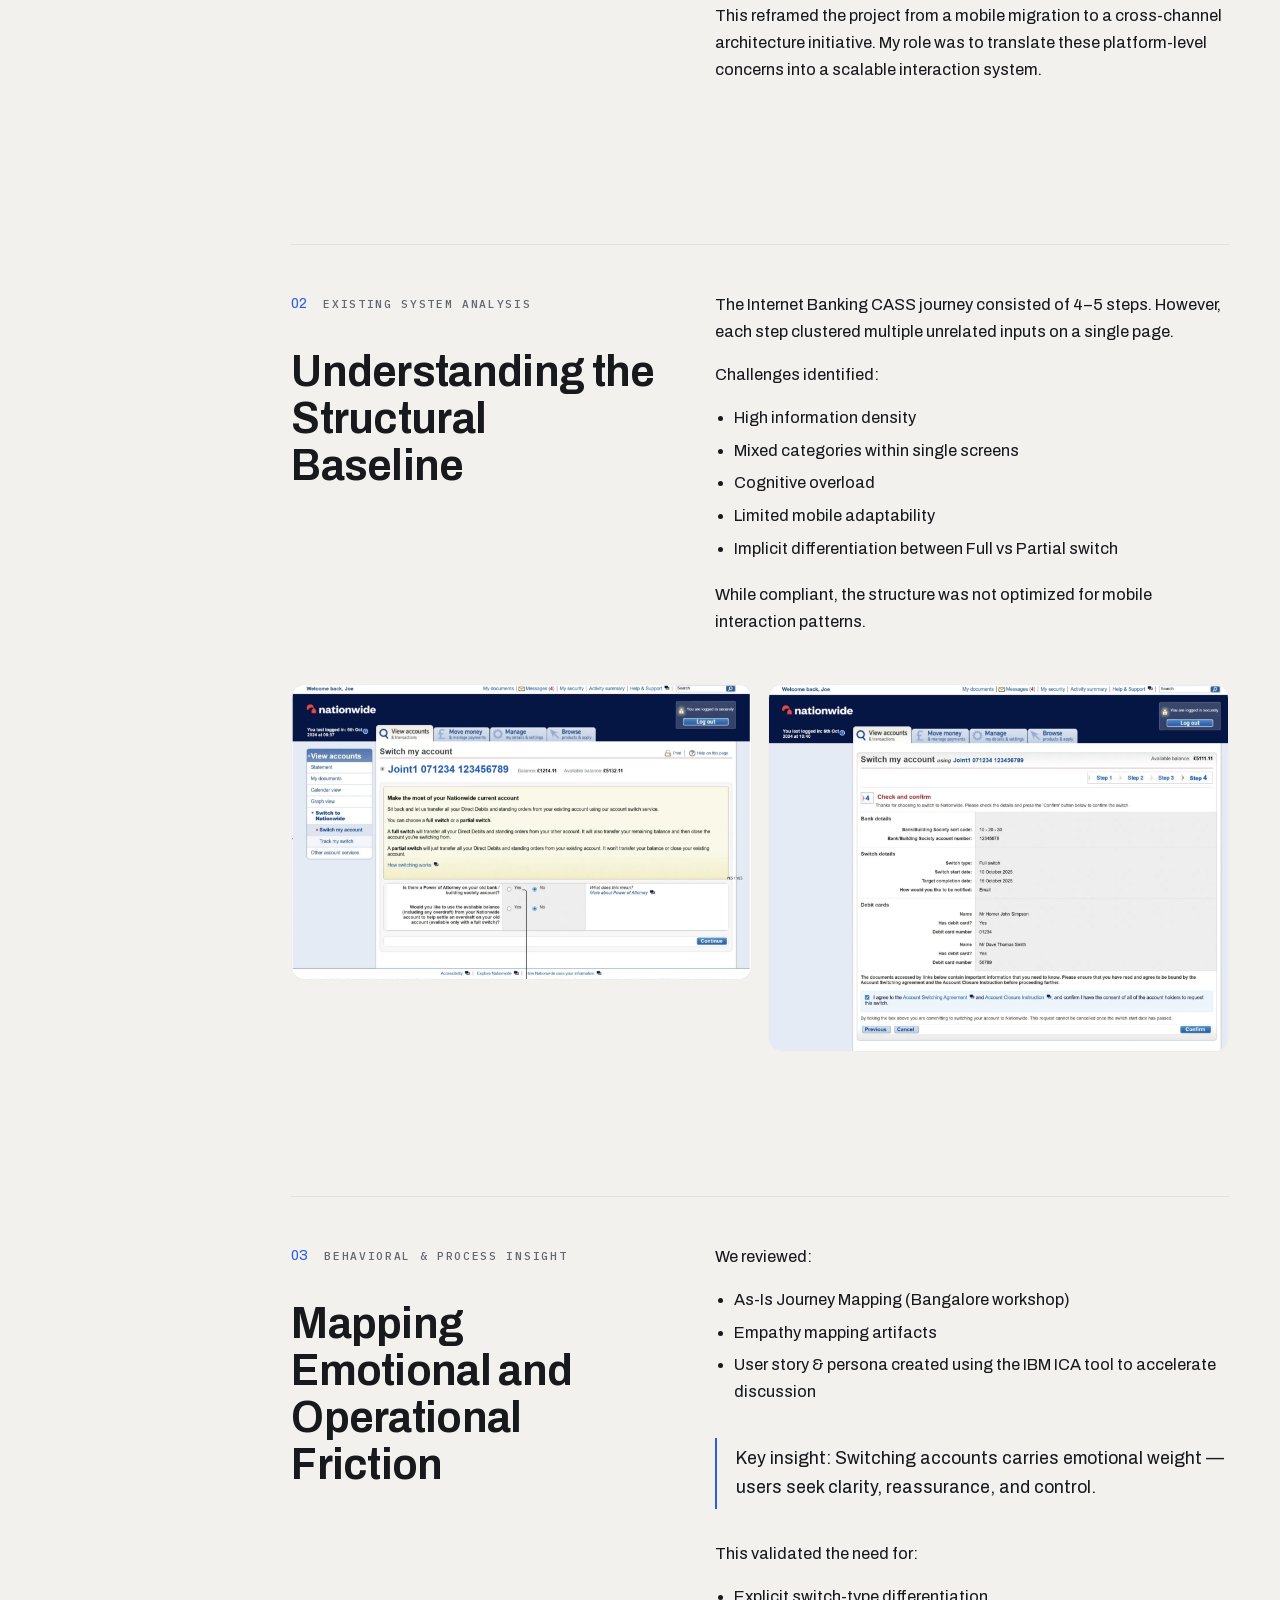
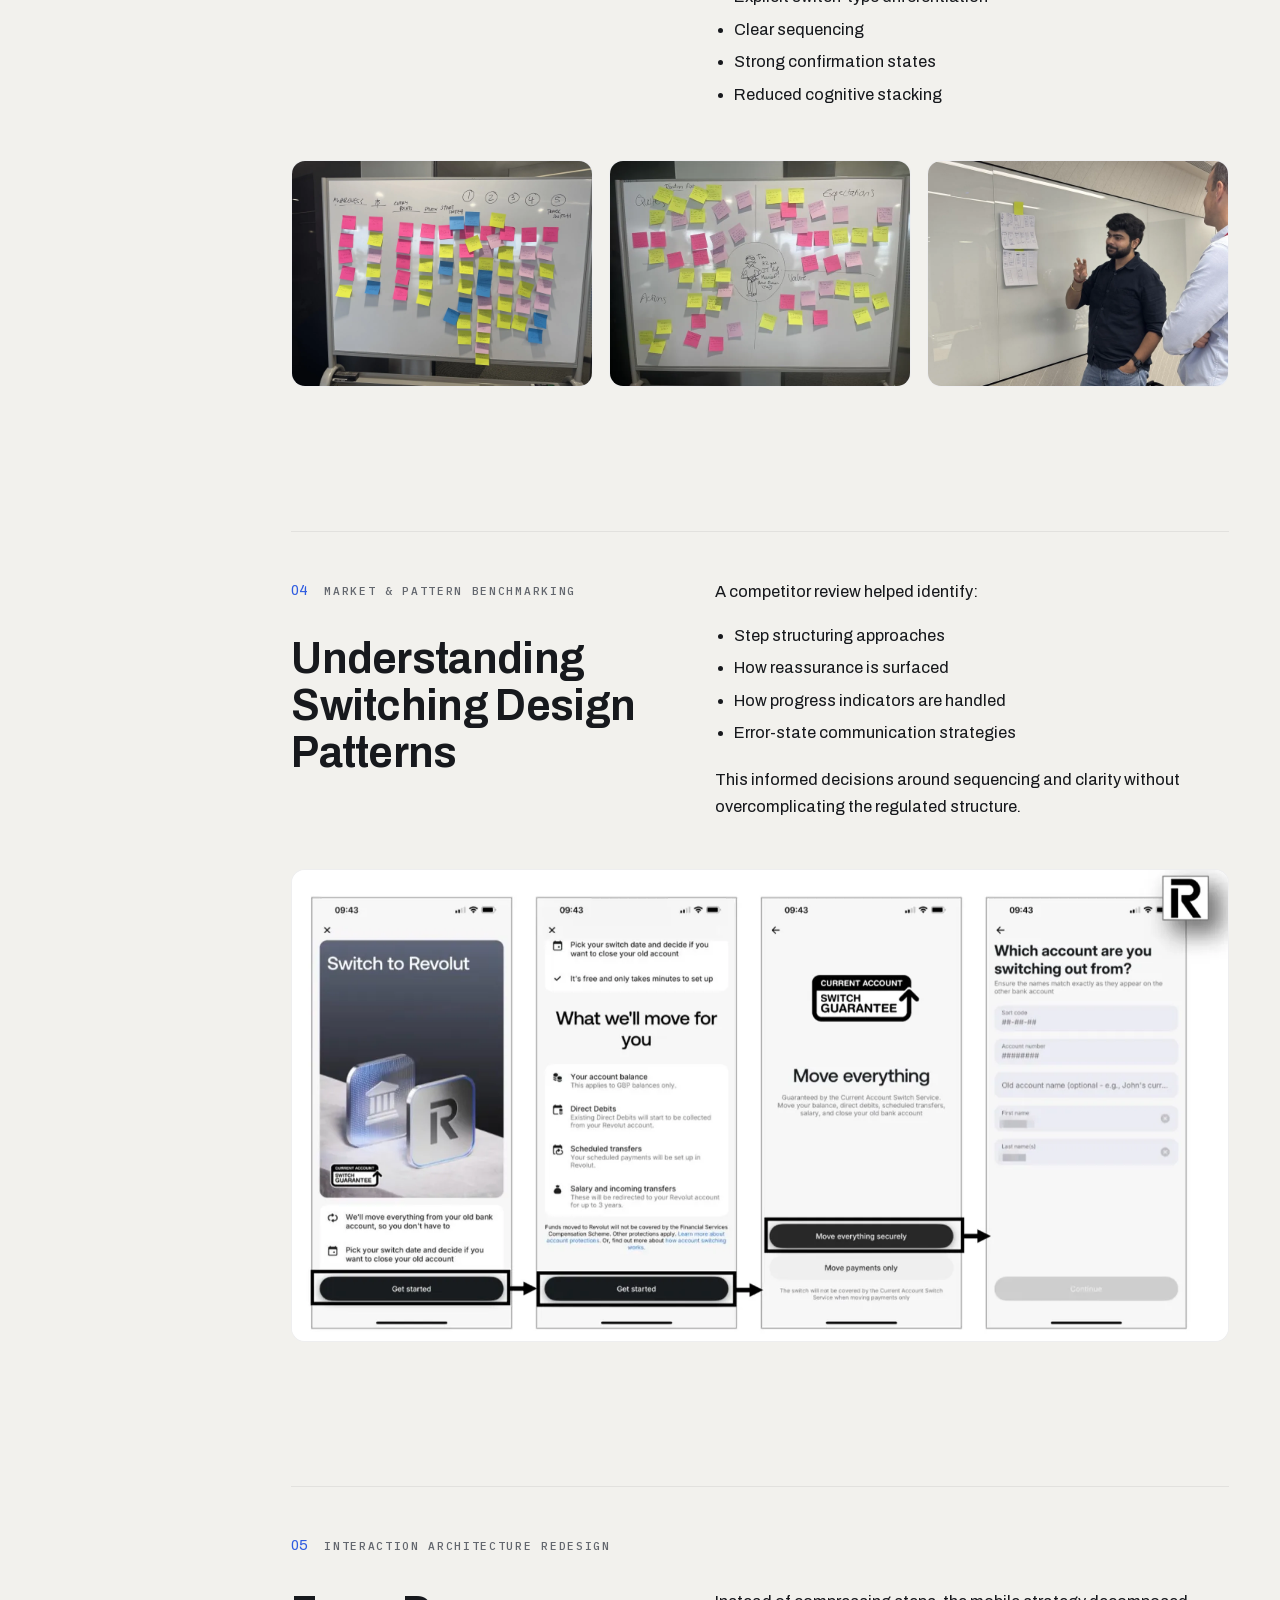
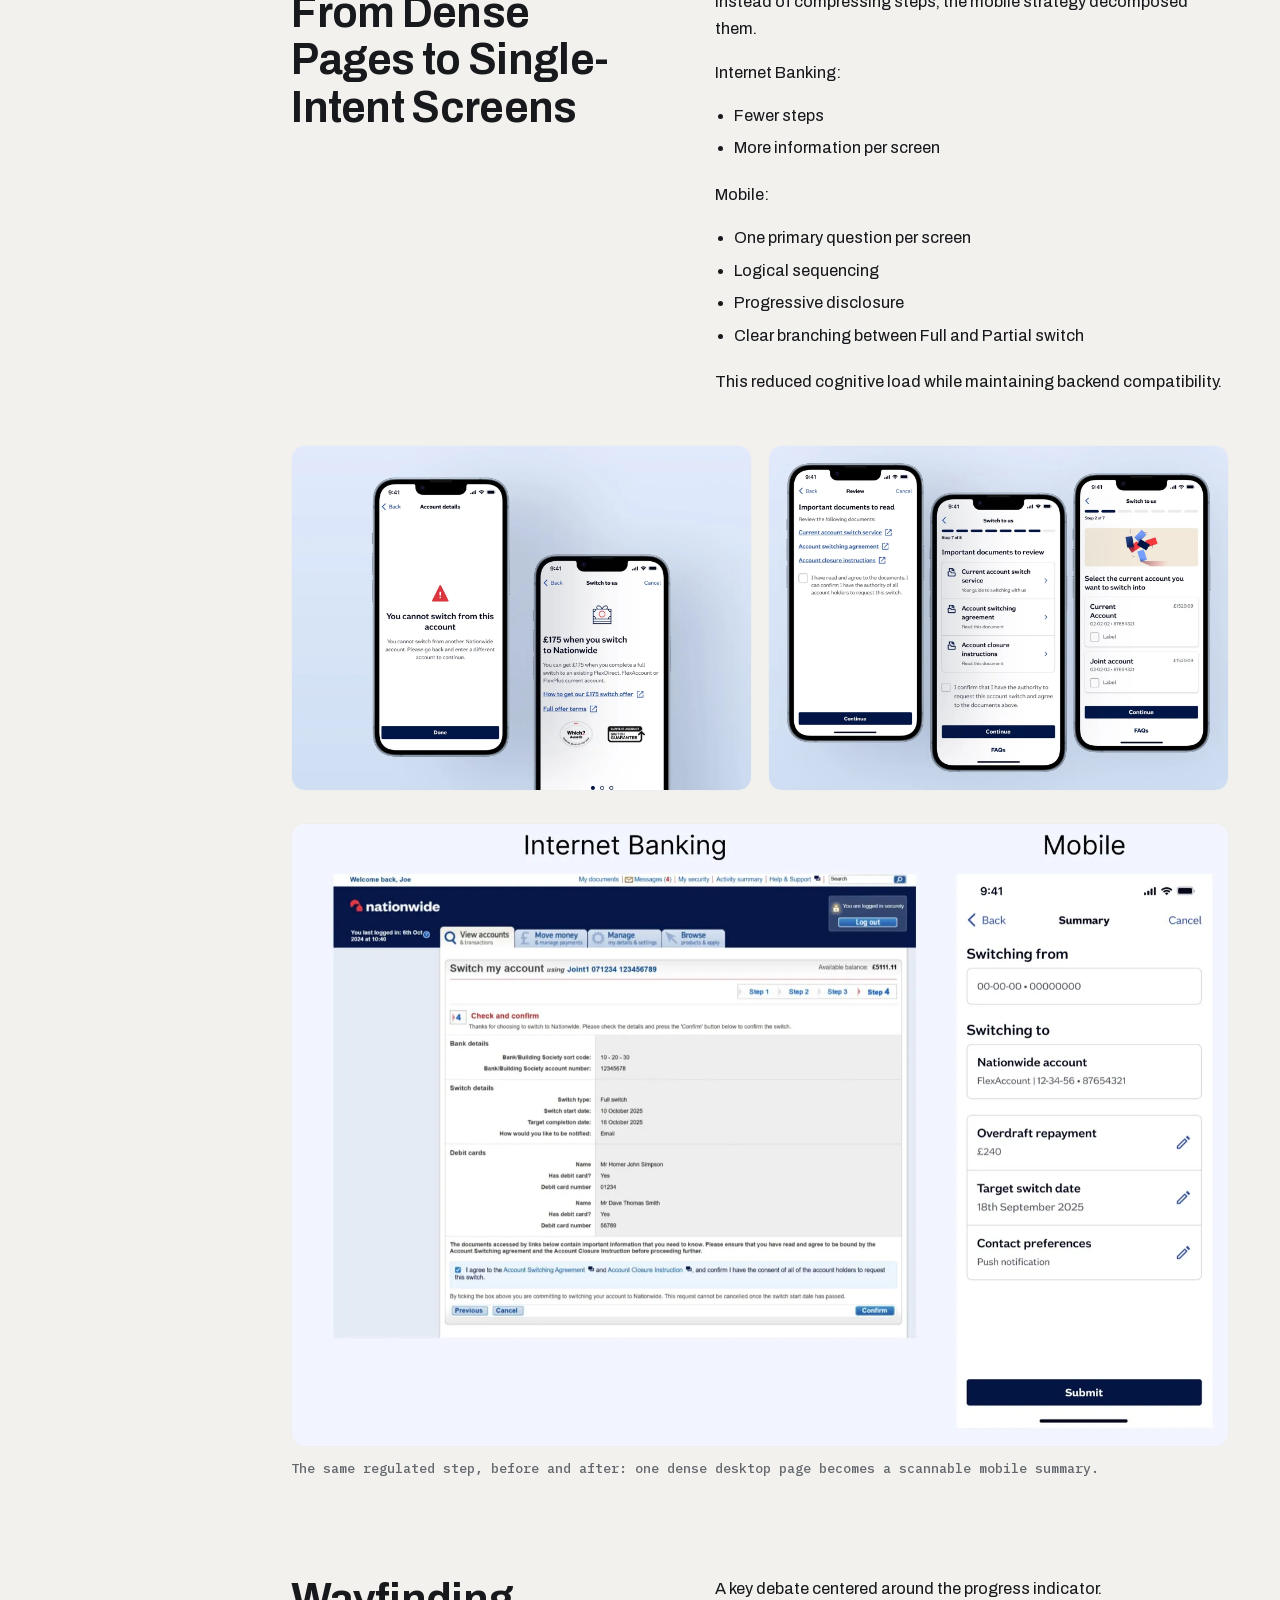
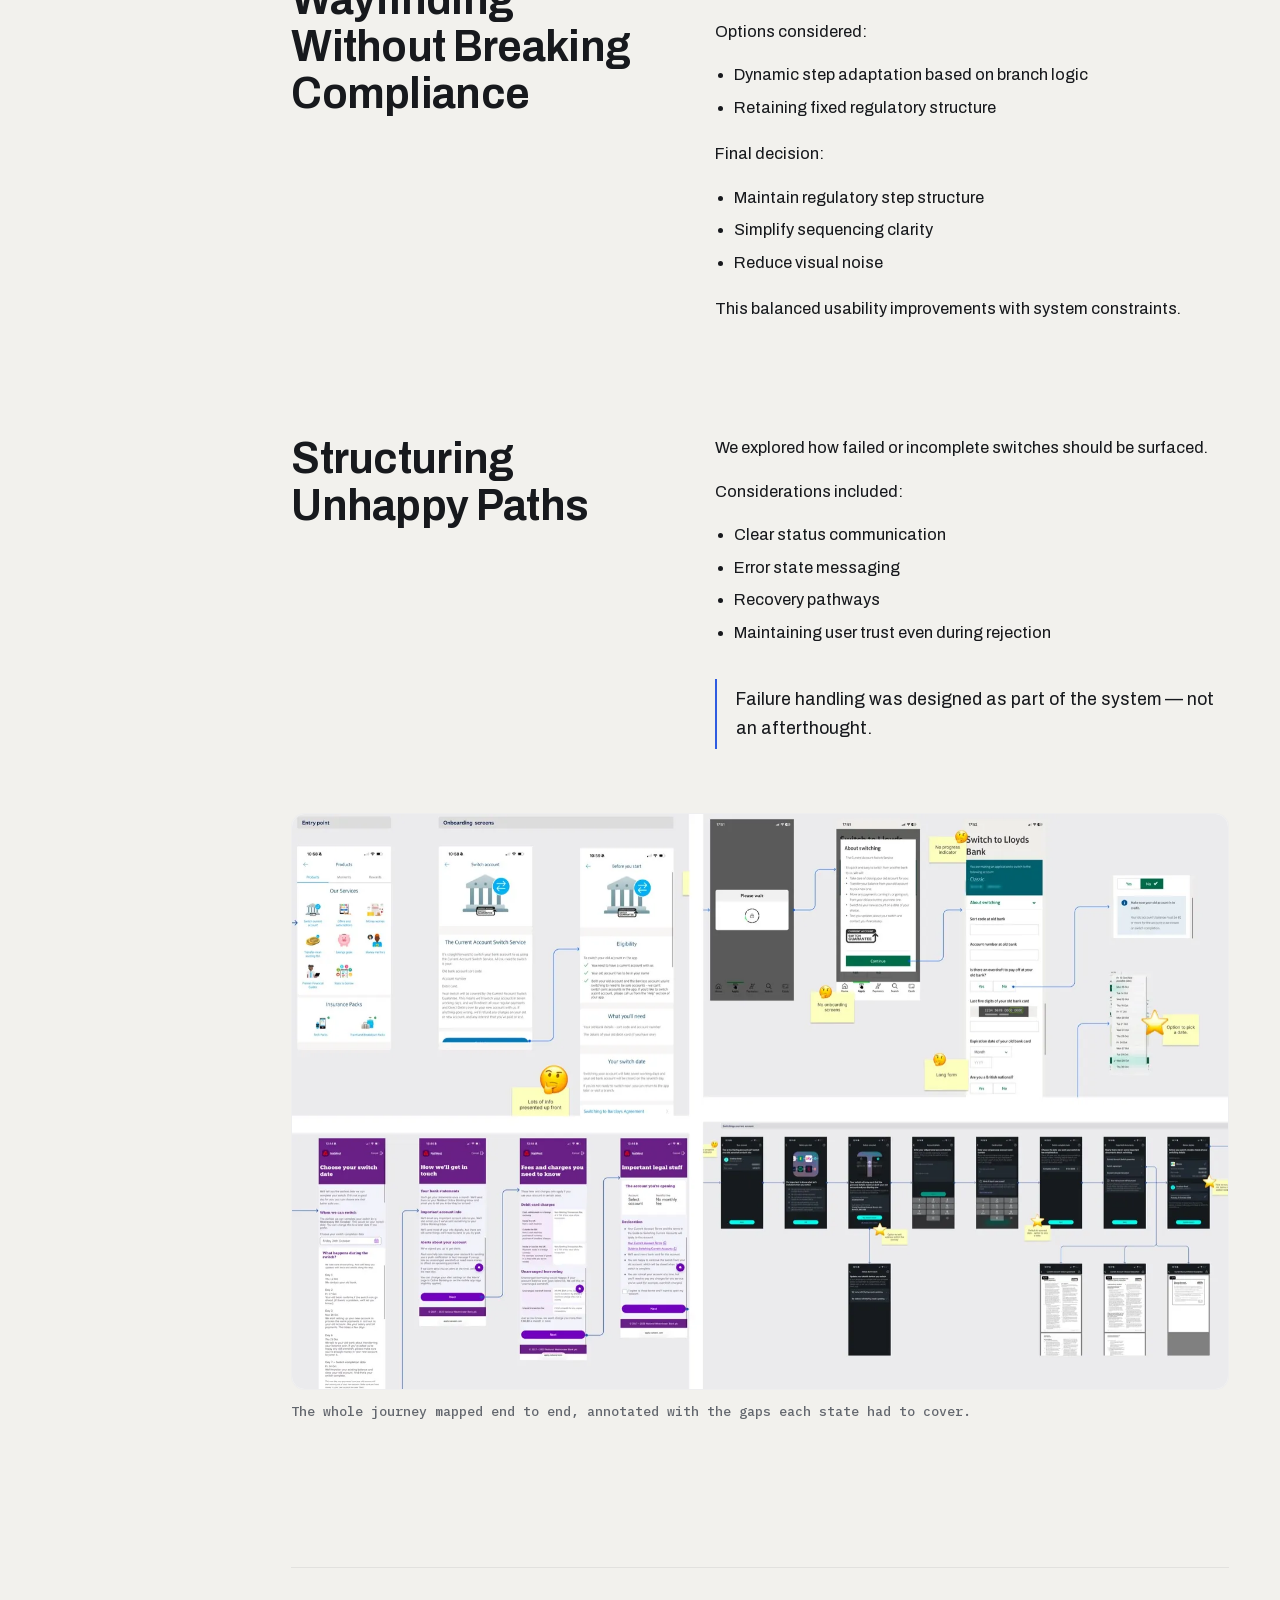
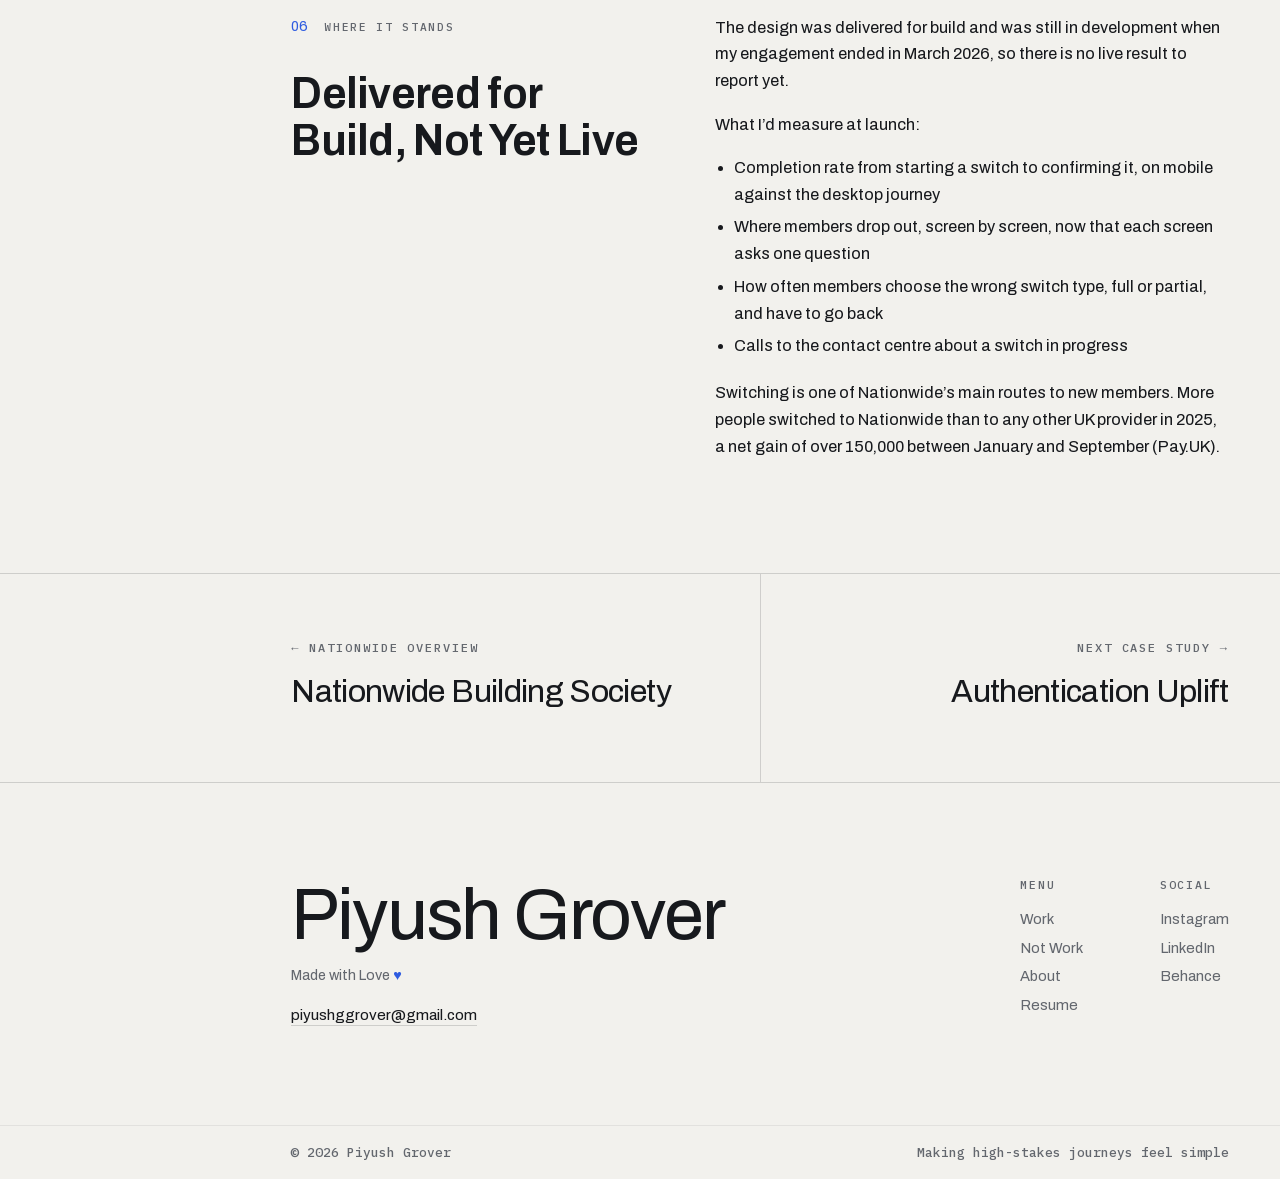
<file: nbs-cass.html>
<!DOCTYPE html>
<html lang="en" class="no-js" data-theme="dark">
<head>
  <meta charset="utf-8">
  <meta name="viewport" content="width=device-width, initial-scale=1">
  <title>NBS — CASS | Piyush Grover — Portfolio</title>
  <meta name="description" content="Re-architecting a regulated Current Account Switch Service journey for mobile at Nationwide Building Society.">
  <link rel="canonical" href="https://piyushgrover.com/nbs-cass.html">
  <meta name="author" content="Piyush Grover">
  <meta name="theme-color" content="#0b0c0e" media="(prefers-color-scheme: dark)">
  <meta name="theme-color" content="#f2f1ed" media="(prefers-color-scheme: light)">
  <meta property="og:type" content="article">
  <meta property="og:site_name" content="Piyush Grover">
  <meta property="og:locale" content="en_GB">
  <meta property="og:url" content="https://piyushgrover.com/nbs-cass.html">
  <meta property="og:title" content="NBS — CASS | Piyush Grover — Portfolio">
  <meta property="og:description" content="Re-architecting a regulated Current Account Switch Service journey for mobile at Nationwide Building Society.">
  <meta property="og:image" content="https://piyushgrover.com/img/og/og-cass.jpg">
  <meta property="og:image:width" content="1200">
  <meta property="og:image:height" content="630">
  <meta property="og:image:alt" content="NBS — CASS | Piyush Grover — Portfolio">
  <meta name="twitter:card" content="summary_large_image">
  <meta name="twitter:title" content="NBS — CASS | Piyush Grover — Portfolio">
  <meta name="twitter:description" content="Re-architecting a regulated Current Account Switch Service journey for mobile at Nationwide Building Society.">
  <meta name="twitter:image" content="https://piyushgrover.com/img/og/og-cass.jpg">
  <link rel="icon" href="img/shared/Memoji1.png">
  <link rel="preload" href="fonts/Archivo-var.woff2" as="font" type="font/woff2" crossorigin>
  <link rel="preload" href="fonts/PlexMono-500.woff2" as="font" type="font/woff2" crossorigin>
  <script type="application/ld+json">
{
    "@context": "https://schema.org",
    "@graph": [
      {
        "@type": "CreativeWork",
        "@id": "https://piyushgrover.com/nbs-cass.html#work",
        "name": "Re-Architecting a Regulated Switching Journey for Mobile",
        "url": "https://piyushgrover.com/nbs-cass.html",
        "description": "Re-architecting a regulated Current Account Switch Service journey for mobile at Nationwide Building Society.",
        "image": "https://piyushgrover.com/img/og/og-cass.jpg",
        "creator": {
          "@id": "https://piyushgrover.com/#piyush"
        },
        "author": {
          "@id": "https://piyushgrover.com/#piyush"
        },
        "inLanguage": "en-GB",
        "isPartOf": {
          "@id": "https://piyushgrover.com/#website"
        },
        "genre": "Product design case study"
      },
      {
        "@type": "Person",
        "@id": "https://piyushgrover.com/#piyush",
        "name": "Piyush Grover",
        "alternateName": "Piyush Grover — Product Designer",
        "jobTitle": "Senior Product Designer",
        "description": "Senior Product Designer with 8 years of experience across banking, e-commerce and enterprise products.",
        "url": "https://piyushgrover.com/",
        "image": "https://piyushgrover.com/img/about/IMG_5889_HEIC.jpg",
        "email": "mailto:piyushggrover@gmail.com",
        "knowsAbout": [
          "Product Design",
          "Interaction Design",
          "User Experience Design",
          "Design Systems",
          "Mobile Banking",
          "Fintech",
          "Enterprise Software",
          "iOS App Design"
        ],
        "sameAs": [
          "https://www.linkedin.com/in/piyushgroverdzn/",
          "https://www.instagram.com/piyushgrover_/",
          "https://www.behance.net/piyushgrover"
        ]
      }
    ]
  }
  </script>
  <link rel="stylesheet" href="css/main.css?v=20261118">
  <script>
    (function () {
      var t; try { t = localStorage.getItem('theme'); } catch (e) {}
      if (!t) t = matchMedia('(prefers-color-scheme: light)').matches ? 'light' : 'dark';
      document.documentElement.setAttribute('data-theme', t);
      document.documentElement.classList.remove('no-js');
    })();
  </script>
</head>
<body class="has-rail">
  <a class="skip-link" href="#main">Skip to content</a>
  <div class="page-curtain"></div>

  <header class="site-head">
    <a class="brand" href="index.html"><img src="img/shared/Memoji1.png" alt="" width="30" height="30">Piyush Grover</a>
    <nav class="nav-links" aria-label="Primary">
      <a href="index.html">Work</a>
      <a href="playground.html">Not Work</a>
      <a href="about.html">About</a>
      <a href="https://drive.google.com/file/d/1vDVqLGHgpKwDwfTiEPsyBbgJAzj7WTcD/view" target="_blank" rel="noopener">Resume <span class="ext" aria-hidden="true">↗</span></a>
    </nav>
    <div class="head-actions">
      <button class="theme-toggle" aria-label="Toggle light/dark theme">
        <svg class="icon-sun" viewBox="0 0 24 24" aria-hidden="true"><circle cx="12" cy="12" r="4.5"/><path d="M12 2v2.5M12 19.5V22M2 12h2.5M19.5 12H22M4.5 4.5l1.8 1.8M17.7 17.7l1.8 1.8M19.5 4.5l-1.8 1.8M6.3 17.7l-1.8 1.8"/></svg>
        <svg class="icon-moon" viewBox="0 0 24 24" aria-hidden="true"><path d="M20 14.5A8.5 8.5 0 0 1 9.5 4a8.5 8.5 0 1 0 10.5 10.5Z"/></svg>
      </button>
      <button class="menu-btn" aria-label="Menu" aria-expanded="false"><span></span></button>
    </div>
  </header>
  <nav class="menu-overlay" aria-label="Mobile">
    <a class="menu-link" href="index.html">Work <small>01</small></a>
    <a class="menu-link" href="playground.html">Not Work <small>02</small></a>
    <a class="menu-link" href="about.html">About <small>03</small></a>
    <a class="menu-link" href="https://drive.google.com/file/d/1vDVqLGHgpKwDwfTiEPsyBbgJAzj7WTcD/view" target="_blank" rel="noopener">Resume <small>04</small></a>
    <div class="menu-socials">
      <a href="https://www.instagram.com/piyushgrover_/" target="_blank" rel="noopener">Instagram</a>
      <a href="https://www.linkedin.com/in/piyushgroverdzn/" target="_blank" rel="noopener">LinkedIn</a>
      <a href="https://www.behance.net/piyushgrover" target="_blank" rel="noopener">Behance</a>
    </div>
  </nav>

  <main id="main" tabindex="-1">
  <nav class="cs-rail" aria-label="Chapters">
      <a href="#framing"><span class="idx">01</span> Framing</a>
      <a href="#system-analysis"><span class="idx">02</span> System Analysis</a>
      <a href="#insight"><span class="idx">03</span> Insight</a>
      <a href="#benchmarking"><span class="idx">04</span> Benchmarking</a>
      <a href="#redesign"><span class="idx">05</span> Redesign</a>
      <a href="#status"><span class="idx">06</span> Where It Stands</a>
  </nav>
    <section class="cs-hero">
      <div class="wrap">
        <p class="eyebrow" data-reveal>Nationwide Building Society — Case Study</p>
        <h1 class="display-lg" data-reveal>Re-Architecting a Regulated Switching Journey for Mobile</h1>
        <p class="lede" data-reveal>Transforming a dense desktop CASS flow into a cognitively lighter, mobile-first interaction architecture without changing regulatory structure.</p>
        <dl class="meta-grid" data-reveal>
          <div><dt>Client</dt><dd>Nationwide Building Society, via IBM</dd></div>
          <div><dt>Role</dt><dd>Product Designer</dd></div>
          <div><dt>Status</dt><dd>Design delivered for build</dd></div>
          <div><dt>Tools</dt><dd>Figma, Miro</dd></div>
          <div><dt>Team Setup</dt><dd>Product Manager, Business Analyst, Engineering, Design System (NEL), Content</dd></div>
        </dl>
      </div>
    </section>

    <section class="wrap" data-reveal>
      <figure class="fig" style="margin:0;">
        <img src="img/nbs-cass/cass-banner.webp" width="1600" height="600" alt="Redesigned mobile CASS switching journey — single-intent question screen with step progress" fetchpriority="high">
      </figure>
    </section>

    <section class="cs-section" id="framing">
      <div class="wrap">
        <div class="cs-cols">
          <div data-reveal>
            <div class="cs-label"><span class="idx">01</span><span class="eyebrow" style="margin:0;">Strategic Framing</span></div>
            <h2>Designing for Reuse, Compliance &amp; Scale</h2>
          </div>
          <div class="cs-prose" data-reveal data-reveal-delay="0.1">
            <p>Before design began, stakeholders raised foundational questions:</p>
            <ul>
              <li>How can this journey be reusable across Internet Banking and Mobile?</li>
              <li>How can we leverage existing CASS APIs?</li>
              <li>Where should switch initiation live in the app?</li>
              <li>How should unhappy paths be surfaced?</li>
              <li>How do we ensure accessibility compliance?</li>
            </ul>
            <p>This reframed the project from a mobile migration to a cross-channel architecture initiative. My role was to translate these platform-level concerns into a scalable interaction system.</p>
          </div>
        </div>
      </div>
    </section>

    <section class="cs-section" id="system-analysis">
      <div class="wrap">
        <div class="cs-cols">
          <div data-reveal>
            <div class="cs-label"><span class="idx">02</span><span class="eyebrow" style="margin:0;">Existing System Analysis</span></div>
            <h2>Understanding the Structural Baseline</h2>
          </div>
          <div class="cs-prose" data-reveal data-reveal-delay="0.1">
            <p>The Internet Banking CASS journey consisted of 4–5 steps. However, each step clustered multiple unrelated inputs on a single page.</p>
            <p>Challenges identified:</p>
            <ul>
              <li>High information density</li>
              <li>Mixed categories within single screens</li>
              <li>Cognitive overload</li>
              <li>Limited mobile adaptability</li>
              <li>Implicit differentiation between Full vs Partial switch</li>
            </ul>
            <p>While compliant, the structure was not optimized for mobile interaction patterns.</p>
          </div>
        </div>
        <div class="fig-grid cols-2" data-reveal>
          <figure class="fig" style="margin:0;"><img src="img/nbs-cass/Screenshot-2026-02-16-at-10_50_01_AM.webp" width="1600" height="1024" alt="Existing Internet Banking CASS journey — dense desktop step screen" loading="lazy"></figure>
          <figure class="fig" style="margin:0;"><img src="img/nbs-cass/Screenshot-2026-02-16-at-10_50_21_AM.webp" width="1600" height="1275" alt="Existing Internet Banking CASS journey — multiple unrelated inputs clustered on one page" loading="lazy"></figure>
        </div>
      </div>
    </section>

    <section class="cs-section" id="insight">
      <div class="wrap">
        <div class="cs-cols">
          <div data-reveal>
            <div class="cs-label"><span class="idx">03</span><span class="eyebrow" style="margin:0;">Behavioral &amp; Process Insight</span></div>
            <h2>Mapping Emotional and Operational Friction</h2>
          </div>
          <div class="cs-prose" data-reveal data-reveal-delay="0.1">
            <p>We reviewed:</p>
            <ul>
              <li>As-Is Journey Mapping (Bangalore workshop)</li>
              <li>Empathy mapping artifacts</li>
              <li>User story &amp; persona created using the IBM ICA tool to accelerate discussion</li>
            </ul>
            <p class="callout">Key insight: Switching accounts carries emotional weight — users seek clarity, reassurance, and control.</p>
            <p>This validated the need for:</p>
            <ul>
              <li>Explicit switch-type differentiation</li>
              <li>Clear sequencing</li>
              <li>Strong confirmation states</li>
              <li>Reduced cognitive stacking</li>
            </ul>
          </div>
        </div>
        <div class="fig-grid cols-3" data-reveal>
          <figure class="fig" style="margin:0;"><img src="img/nbs-cass/as-is-mapping.webp" width="1600" height="1200" alt="As-Is journey mapping artifacts from the Bangalore workshop" loading="lazy"></figure>
          <figure class="fig" style="margin:0;"><img src="img/nbs-cass/empathy-mapping.webp" width="800" height="600" alt="Empathy mapping artifacts" loading="lazy"></figure>
          <figure class="fig" style="margin:0;"><img src="img/nbs-cass/IMG_7919.webp" width="1600" height="1200" alt="Workshop session photograph" loading="lazy"></figure>
        </div>
      </div>
    </section>

    <section class="cs-section" id="benchmarking">
      <div class="wrap">
        <div class="cs-cols">
          <div data-reveal>
            <div class="cs-label"><span class="idx">04</span><span class="eyebrow" style="margin:0;">Market &amp; Pattern Benchmarking</span></div>
            <h2>Understanding Switching Design Patterns</h2>
          </div>
          <div class="cs-prose" data-reveal data-reveal-delay="0.1">
            <p>A competitor review helped identify:</p>
            <ul>
              <li>Step structuring approaches</li>
              <li>How reassurance is surfaced</li>
              <li>How progress indicators are handled</li>
              <li>Error-state communication strategies</li>
            </ul>
            <p>This informed decisions around sequencing and clarity without overcomplicating the regulated structure.</p>
          </div>
        </div>
        <figure class="fig fx-tilt" data-reveal>
          <img src="img/nbs-cass/Comp.webp" width="1600" height="805" alt="Competitor benchmarking — account switching flow patterns across banking apps" loading="lazy">
        </figure>
      </div>
    </section>

    <section class="cs-section" id="redesign">
      <div class="wrap">
        <div class="cs-label" data-reveal><span class="idx">05</span><span class="eyebrow" style="margin:0;">Interaction Architecture Redesign</span></div>

        <div class="cs-cols">
          <div data-reveal>
            <h2>From Dense Pages to Single-Intent Screens</h2>
          </div>
          <div class="cs-prose" data-reveal data-reveal-delay="0.1">
            <p>Instead of compressing steps, the mobile strategy decomposed them.</p>
            <p><strong>Internet Banking:</strong></p>
            <ul>
              <li>Fewer steps</li>
              <li>More information per screen</li>
            </ul>
            <p><strong>Mobile:</strong></p>
            <ul>
              <li>One primary question per screen</li>
              <li>Logical sequencing</li>
              <li>Progressive disclosure</li>
              <li>Clear branching between Full and Partial switch</li>
            </ul>
            <p>This reduced cognitive load while maintaining backend compatibility.</p>
          </div>
        </div>
        <div class="fig-grid cols-2 fx-fan" data-reveal>
          <figure class="fig" style="margin:0;"><img src="img/nbs-cass/Shot2.webp" width="1600" height="1200" alt="Redesigned mobile CASS screen — logical sequencing and progressive disclosure" loading="lazy"></figure>
          <figure class="fig" style="margin:0;"><img src="img/nbs-cass/Shot4.webp" width="1600" height="1200" alt="Redesigned mobile CASS screen — switch-type branching" loading="lazy"></figure>
        </div>

        <figure class="fig" data-reveal>
          <img src="img/nbs-cass/Screenshot-2026-02-16-at-11_10_54_AM.webp" width="1600" height="1064" alt="The same Check and Confirm step side by side — the dense Internet Banking page on the left, the restructured mobile summary on the right" loading="lazy">
          <figcaption>The same regulated step, before and after: one dense desktop page becomes a scannable mobile summary.</figcaption>
        </figure>

        <div class="cs-cols" style="margin-top:var(--space-5);">
          <div data-reveal>
            <h2>Wayfinding Without Breaking Compliance</h2>
          </div>
          <div class="cs-prose" data-reveal data-reveal-delay="0.1">
            <p>A key debate centered around the progress indicator.</p>
            <p>Options considered:</p>
            <ul>
              <li>Dynamic step adaptation based on branch logic</li>
              <li>Retaining fixed regulatory structure</li>
            </ul>
            <p>Final decision:</p>
            <ul>
              <li>Maintain regulatory step structure</li>
              <li>Simplify sequencing clarity</li>
              <li>Reduce visual noise</li>
            </ul>
            <p>This balanced usability improvements with system constraints.</p>
          </div>
        </div>

        <div class="cs-cols" style="margin-top:var(--space-5);">
          <div data-reveal>
            <h2>Structuring Unhappy Paths</h2>
          </div>
          <div class="cs-prose" data-reveal data-reveal-delay="0.1">
            <p>We explored how failed or incomplete switches should be surfaced.</p>
            <p>Considerations included:</p>
            <ul>
              <li>Clear status communication</li>
              <li>Error state messaging</li>
              <li>Recovery pathways</li>
              <li>Maintaining user trust even during rejection</li>
            </ul>
            <p class="callout">Failure handling was designed as part of the system — not an afterthought.</p>
          </div>
        </div>
        <figure class="fig" data-reveal>
          <img src="img/nbs-cass/0c9a39_8dbfe7d8d482411c8318490583eb3949_mv2.webp" width="1600" height="982" alt="Full journey wireframe board — entry points, onboarding screens, the switch flow and its annotated failure states" loading="lazy">
          <figcaption>The whole journey mapped end to end, annotated with the gaps each state had to cover.</figcaption>
        </figure>
      </div>
    </section>

    <section class="cs-section" id="status">
      <div class="wrap">
        <div class="cs-cols">
          <div data-reveal>
            <div class="cs-label"><span class="idx">06</span><span class="eyebrow" style="margin:0;">Where It Stands</span></div>
            <h2>Delivered for Build, Not Yet Live</h2>
          </div>
          <div class="cs-prose" data-reveal data-reveal-delay="0.1">
            <p>The design was delivered for build and was still in development when my engagement ended in March 2026, so there is no live result to report yet.</p>
            <p>What I’d measure at launch:</p>
            <ul>
              <li>Completion rate from starting a switch to confirming it, on mobile against the desktop journey</li>
              <li>Where members drop out, screen by screen, now that each screen asks one question</li>
              <li>How often members choose the wrong switch type, full or partial, and have to go back</li>
              <li>Calls to the contact centre about a switch in progress</li>
            </ul>
            <p>Switching is one of Nationwide’s main routes to new members. More people switched to Nationwide than to any other UK provider in 2025, a net gain of over 150,000 between January and September (<a href="https://www.wearepay.uk/current-account-switch-service-records-over-one-million-switches-in-2025/" target="_blank" rel="noopener">Pay.UK</a>).</p>
          </div>
        </div>
      </div>
    </section>
  </main>

  <nav class="pn-nav" aria-label="Project navigation">
    <a href="nbs.html">
      <span class="pn-dir">← Nationwide Overview</span>
      <span class="pn-title">Nationwide Building Society</span>
    </a>
    <a href="nbs-auth.html">
      <span class="pn-dir">Next Case Study →</span>
      <span class="pn-title">Authentication Uplift</span>
    </a>
  </nav>

  <footer class="site-foot" style="margin-top:0;">
    <div class="wrap foot-top">
      <div data-reveal>
        <div class="foot-name">Piyush Grover</div>
        <p class="foot-made">Made with Love <span class="heart" aria-hidden="true">&#9829;</span></p>
        <p class="foot-mail"><a href="mailto:piyushggrover@gmail.com">piyushggrover@gmail.com</a></p>
      </div>
      <div class="foot-cols" data-reveal>
        <div>
          <h2 class="foot-col-title">Menu</h2>
          <ul>
            <li><a href="index.html">Work</a></li>
            <li><a href="playground.html">Not Work</a></li>
            <li><a href="about.html">About</a></li>
            <li><a href="https://drive.google.com/file/d/1vDVqLGHgpKwDwfTiEPsyBbgJAzj7WTcD/view" target="_blank" rel="noopener">Resume</a></li>
          </ul>
        </div>
        <div>
          <h2 class="foot-col-title">Social</h2>
          <ul>
            <li><a href="https://www.instagram.com/piyushgrover_/" target="_blank" rel="noopener">Instagram</a></li>
            <li><a href="https://www.linkedin.com/in/piyushgroverdzn/" target="_blank" rel="noopener">LinkedIn</a></li>
            <li><a href="https://www.behance.net/piyushgrover" target="_blank" rel="noopener">Behance</a></li>
          </ul>
        </div>
      </div>
    </div>
    <div class="wrap foot-bottom">
      <span>© <span data-year></span> Piyush Grover</span>
      <span>Making high-stakes journeys feel simple</span>
    </div>
  </footer>

  <script src="vendor/gsap.min.js"></script>
  <script src="vendor/ScrollTrigger.min.js"></script>
  <script src="js/main.js?v=20261117"></script>
  <script src="js/interactions.js?v=20261117"></script>
  <script src="js/eggs.js?v=20261117"></script>
  <script data-goatcounter="https://hexdzn.goatcounter.com/count" async src="//gc.zgo.at/count.js"></script>
</body>
</html>
</file>
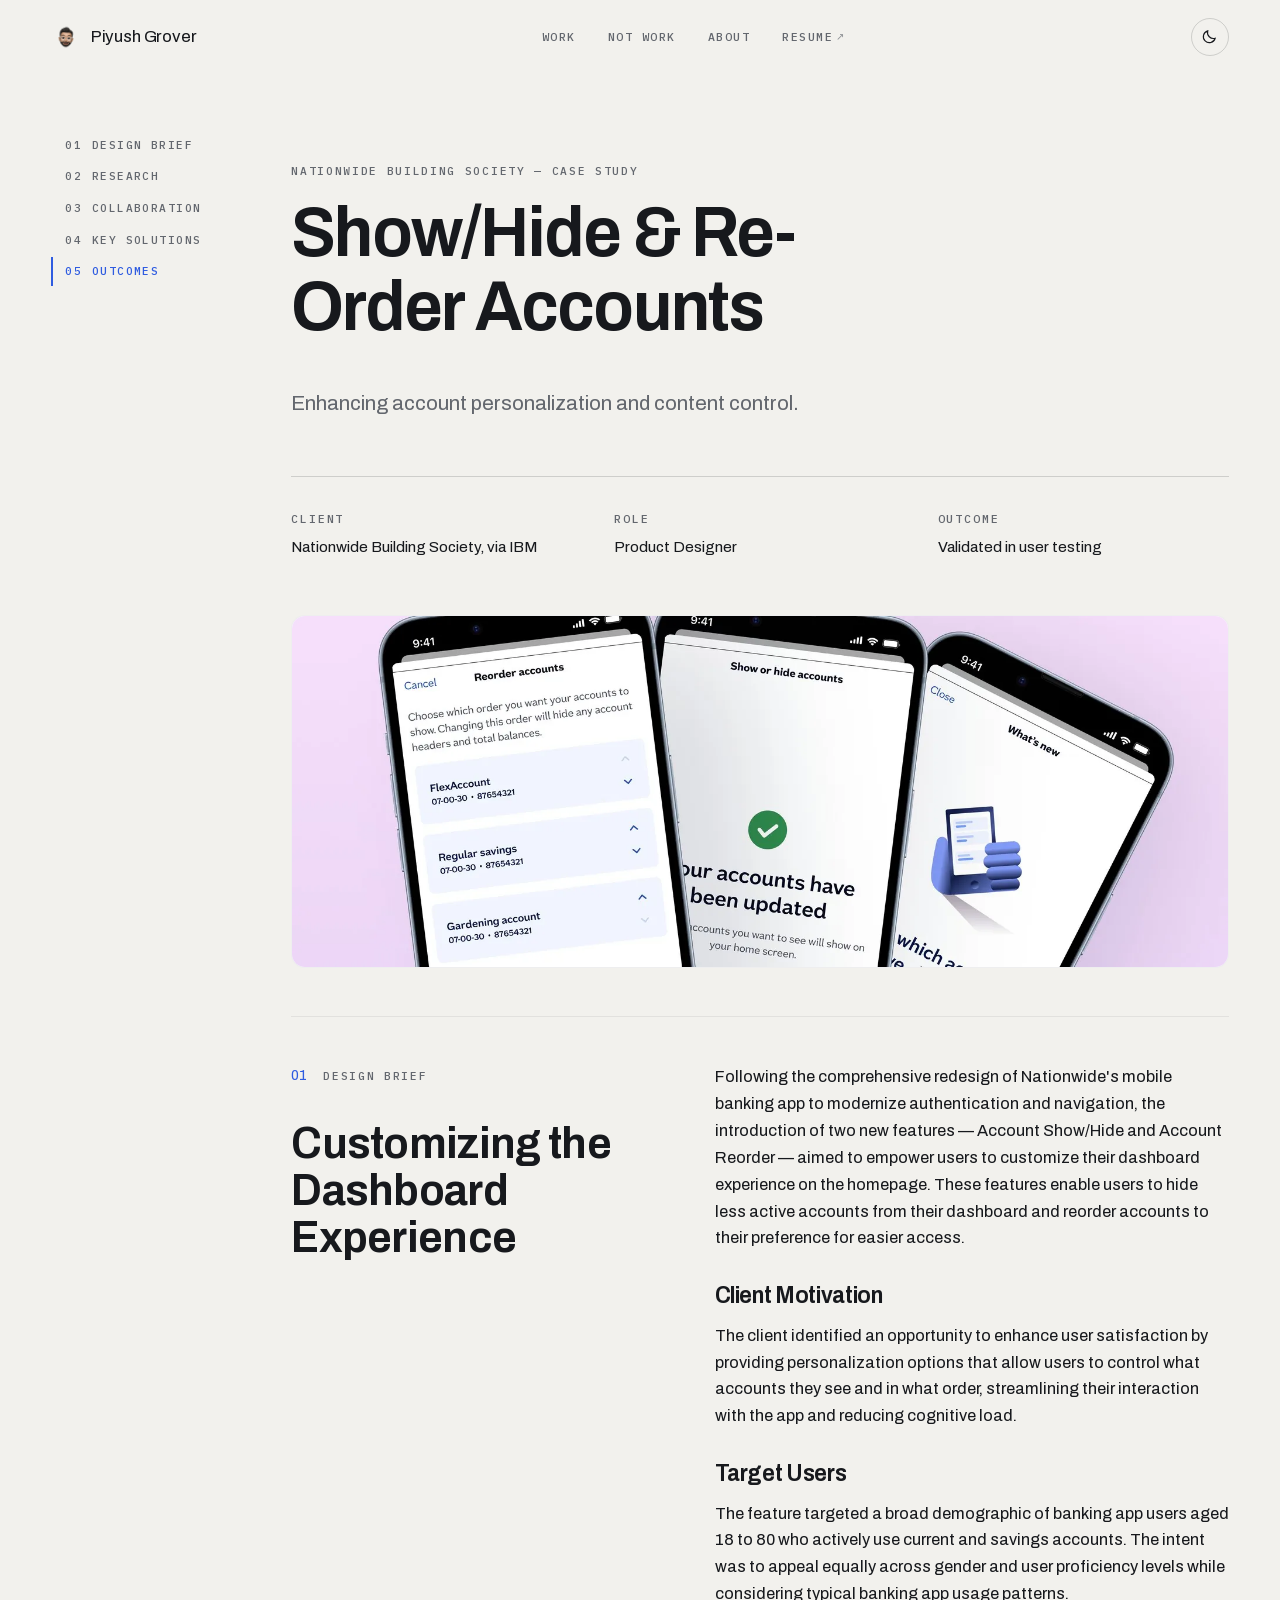
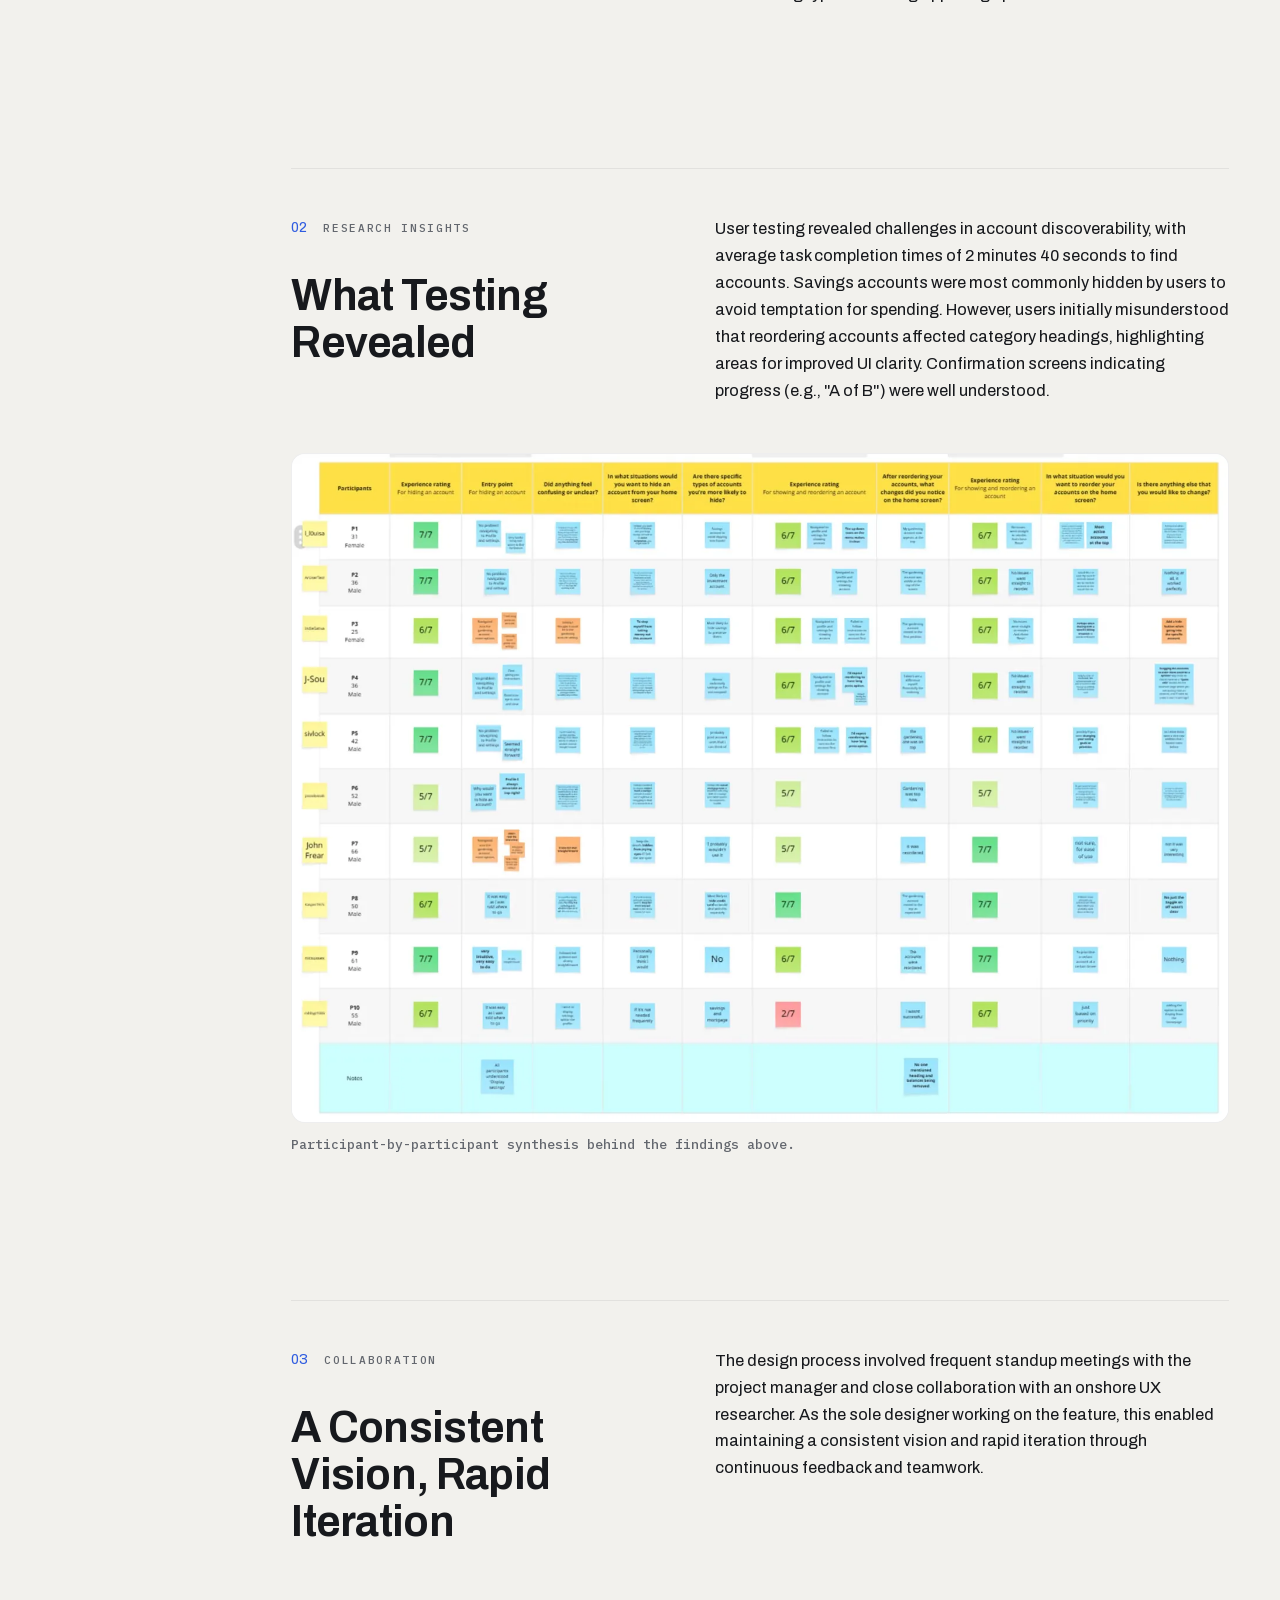
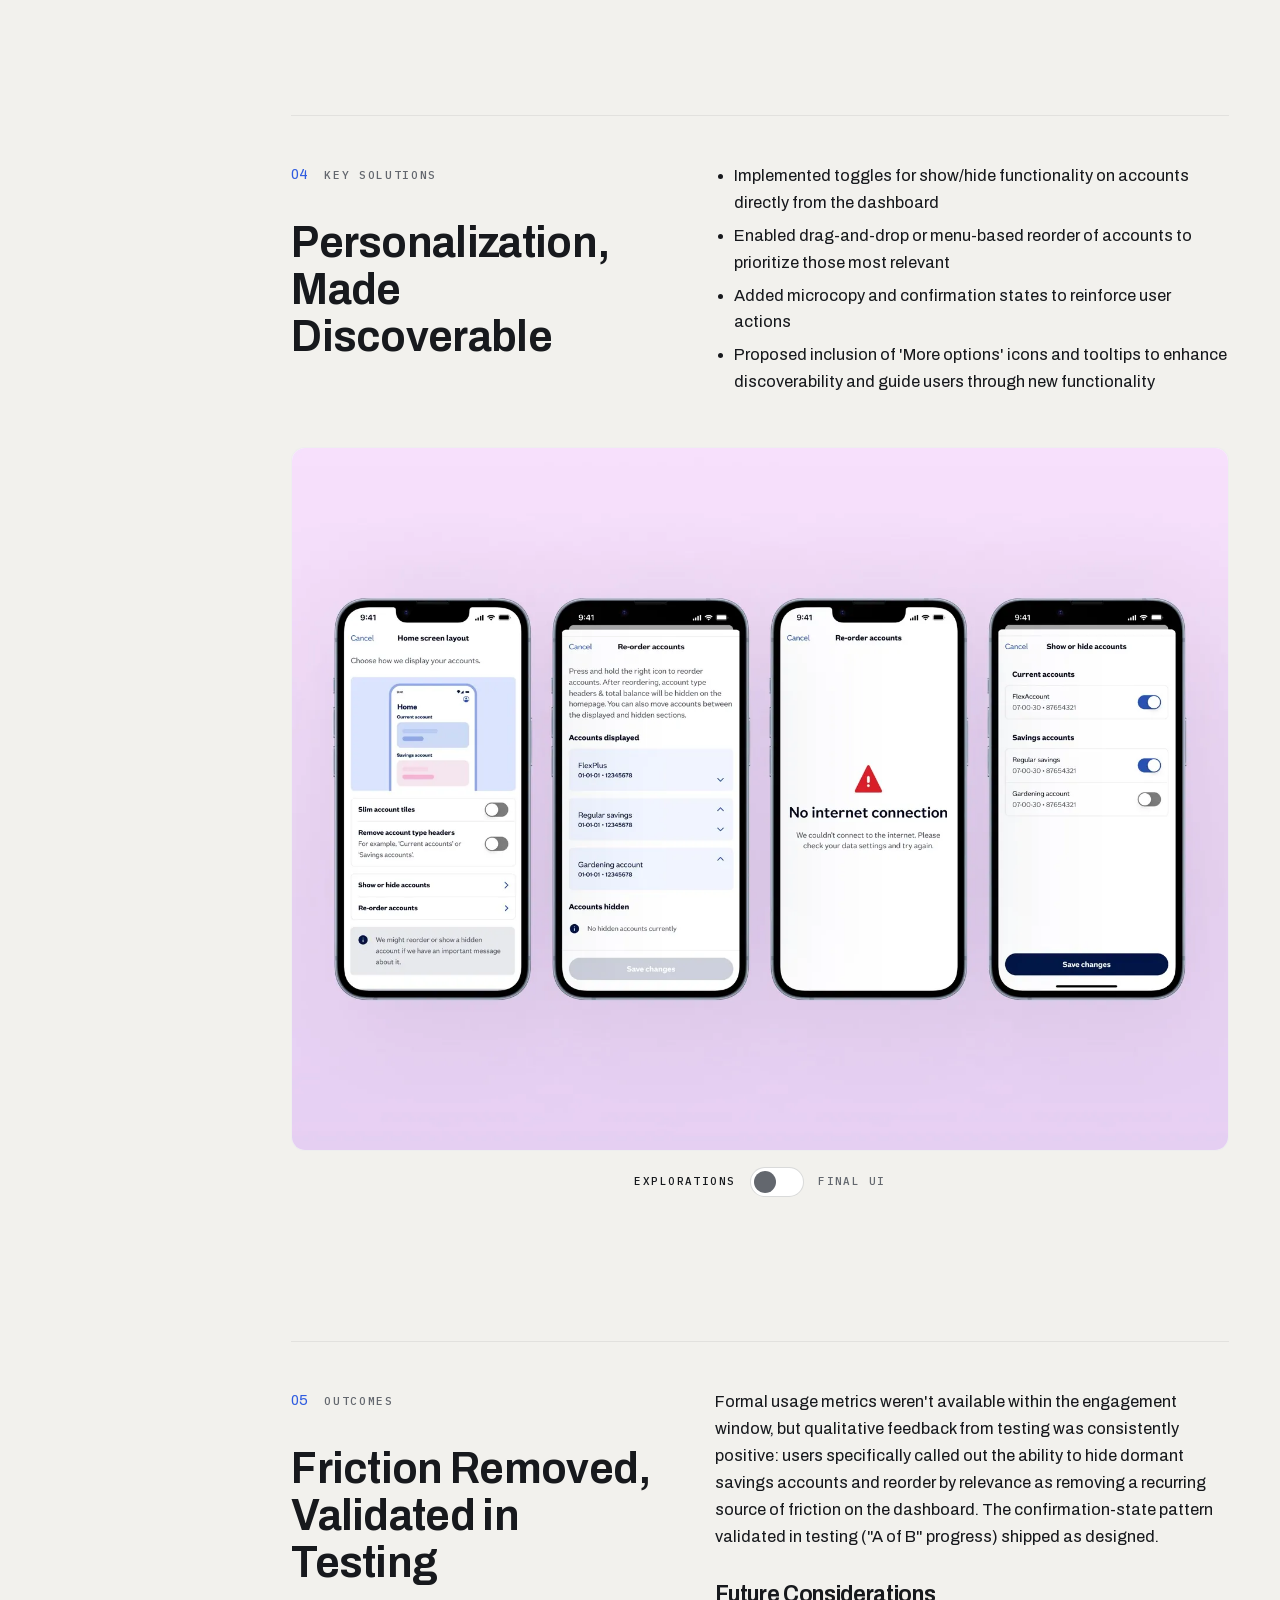
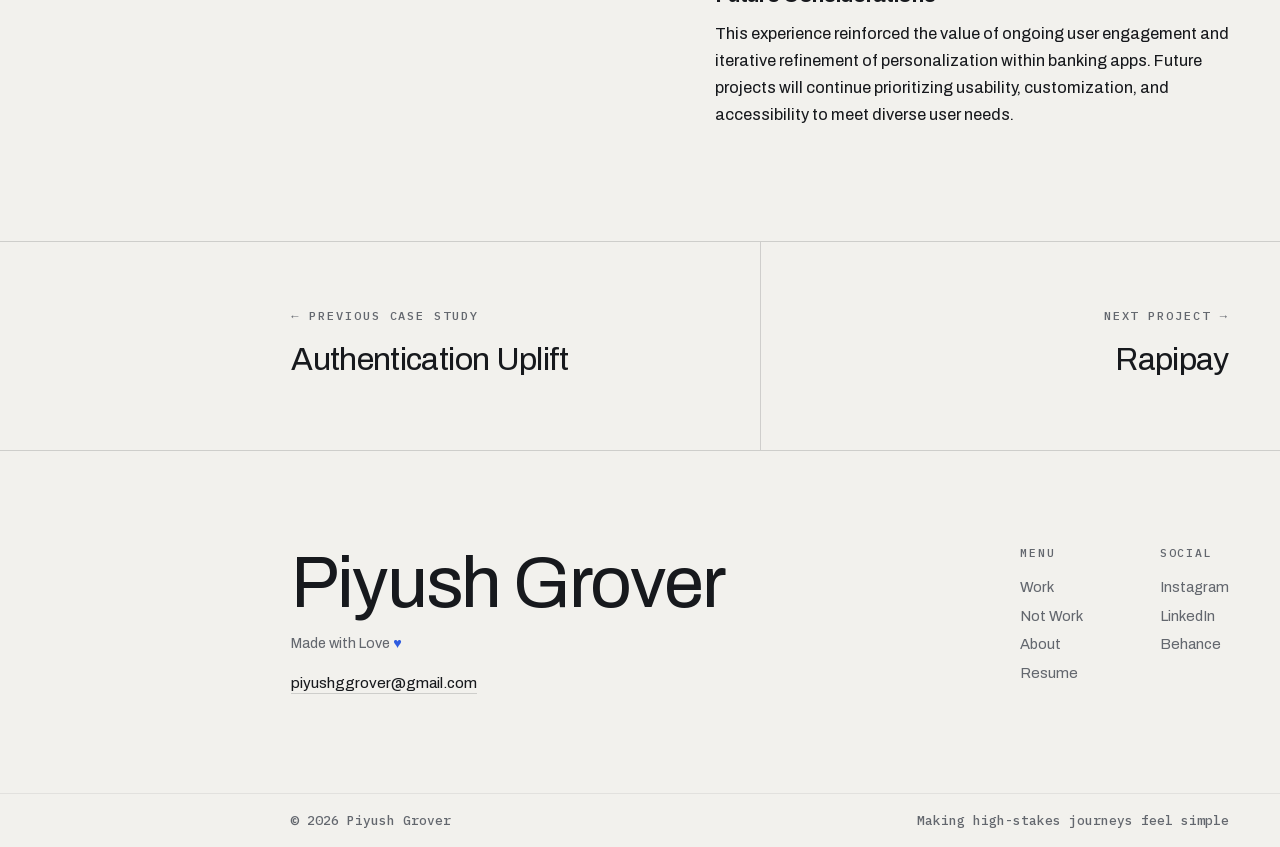
<file: nbs-show-hide.html>
<!DOCTYPE html>
<html lang="en" class="no-js" data-theme="dark">
<head>
  <meta charset="utf-8">
  <meta name="viewport" content="width=device-width, initial-scale=1">
  <title>NBS — Show/Hide &amp; Re-Order Accounts | Piyush Grover — Portfolio</title>
  <meta name="description" content="Enhancing account personalization and content control in Nationwide's mobile banking app.">
  <link rel="canonical" href="https://piyushgrover.com/nbs-show-hide.html">
  <meta name="author" content="Piyush Grover">
  <meta name="theme-color" content="#0b0c0e" media="(prefers-color-scheme: dark)">
  <meta name="theme-color" content="#f2f1ed" media="(prefers-color-scheme: light)">
  <meta property="og:type" content="article">
  <meta property="og:site_name" content="Piyush Grover">
  <meta property="og:locale" content="en_GB">
  <meta property="og:url" content="https://piyushgrover.com/nbs-show-hide.html">
  <meta property="og:title" content="NBS — Show/Hide &amp; Re-Order Accounts | Piyush Grover — Portfolio">
  <meta property="og:description" content="Enhancing account personalization and content control in Nationwide's mobile banking app.">
  <meta property="og:image" content="https://piyushgrover.com/img/og/og-showhide.jpg">
  <meta property="og:image:width" content="1200">
  <meta property="og:image:height" content="630">
  <meta property="og:image:alt" content="NBS — Show/Hide &amp; Re-Order Accounts | Piyush Grover — Portfolio">
  <meta name="twitter:card" content="summary_large_image">
  <meta name="twitter:title" content="NBS — Show/Hide &amp; Re-Order Accounts | Piyush Grover — Portfolio">
  <meta name="twitter:description" content="Enhancing account personalization and content control in Nationwide's mobile banking app.">
  <meta name="twitter:image" content="https://piyushgrover.com/img/og/og-showhide.jpg">
  <link rel="icon" href="img/shared/Memoji1.png">
  <link rel="preload" href="fonts/Archivo-var.woff2" as="font" type="font/woff2" crossorigin>
  <link rel="preload" href="fonts/PlexMono-500.woff2" as="font" type="font/woff2" crossorigin>
  <script type="application/ld+json">
{
    "@context": "https://schema.org",
    "@graph": [
      {
        "@type": "CreativeWork",
        "@id": "https://piyushgrover.com/nbs-show-hide.html#work",
        "name": "Show/Hide & Re-Order Accounts",
        "url": "https://piyushgrover.com/nbs-show-hide.html",
        "description": "Enhancing account personalization and content control in Nationwide's mobile banking app.",
        "image": "https://piyushgrover.com/img/og/og-showhide.jpg",
        "creator": {
          "@id": "https://piyushgrover.com/#piyush"
        },
        "author": {
          "@id": "https://piyushgrover.com/#piyush"
        },
        "inLanguage": "en-GB",
        "isPartOf": {
          "@id": "https://piyushgrover.com/#website"
        },
        "genre": "Product design case study"
      },
      {
        "@type": "Person",
        "@id": "https://piyushgrover.com/#piyush",
        "name": "Piyush Grover",
        "alternateName": "Piyush Grover — Product Designer",
        "jobTitle": "Senior Product Designer",
        "description": "Senior Product Designer with 8 years of experience across banking, e-commerce and enterprise products.",
        "url": "https://piyushgrover.com/",
        "image": "https://piyushgrover.com/img/about/IMG_5889_HEIC.jpg",
        "email": "mailto:piyushggrover@gmail.com",
        "knowsAbout": [
          "Product Design",
          "Interaction Design",
          "User Experience Design",
          "Design Systems",
          "Mobile Banking",
          "Fintech",
          "Enterprise Software",
          "iOS App Design"
        ],
        "sameAs": [
          "https://www.linkedin.com/in/piyushgroverdzn/",
          "https://www.instagram.com/piyushgrover_/",
          "https://www.behance.net/piyushgrover"
        ]
      }
    ]
  }
  </script>
  <link rel="stylesheet" href="css/main.css?v=20261118">
  <script>
    (function () {
      var t; try { t = localStorage.getItem('theme'); } catch (e) {}
      if (!t) t = matchMedia('(prefers-color-scheme: light)').matches ? 'light' : 'dark';
      document.documentElement.setAttribute('data-theme', t);
      document.documentElement.classList.remove('no-js');
    })();
  </script>
</head>
<body class="has-rail">
  <a class="skip-link" href="#main">Skip to content</a>
  <div class="page-curtain"></div>

  <header class="site-head">
    <a class="brand" href="index.html"><img src="img/shared/Memoji1.png" alt="" width="30" height="30">Piyush Grover</a>
    <nav class="nav-links" aria-label="Primary">
      <a href="index.html">Work</a>
      <a href="playground.html">Not Work</a>
      <a href="about.html">About</a>
      <a href="https://drive.google.com/file/d/1vDVqLGHgpKwDwfTiEPsyBbgJAzj7WTcD/view" target="_blank" rel="noopener">Resume <span class="ext" aria-hidden="true">↗</span></a>
    </nav>
    <div class="head-actions">
      <button class="theme-toggle" aria-label="Toggle light/dark theme">
        <svg class="icon-sun" viewBox="0 0 24 24" aria-hidden="true"><circle cx="12" cy="12" r="4.5"/><path d="M12 2v2.5M12 19.5V22M2 12h2.5M19.5 12H22M4.5 4.5l1.8 1.8M17.7 17.7l1.8 1.8M19.5 4.5l-1.8 1.8M6.3 17.7l-1.8 1.8"/></svg>
        <svg class="icon-moon" viewBox="0 0 24 24" aria-hidden="true"><path d="M20 14.5A8.5 8.5 0 0 1 9.5 4a8.5 8.5 0 1 0 10.5 10.5Z"/></svg>
      </button>
      <button class="menu-btn" aria-label="Menu" aria-expanded="false"><span></span></button>
    </div>
  </header>
  <nav class="menu-overlay" aria-label="Mobile">
    <a class="menu-link" href="index.html">Work <small>01</small></a>
    <a class="menu-link" href="playground.html">Not Work <small>02</small></a>
    <a class="menu-link" href="about.html">About <small>03</small></a>
    <a class="menu-link" href="https://drive.google.com/file/d/1vDVqLGHgpKwDwfTiEPsyBbgJAzj7WTcD/view" target="_blank" rel="noopener">Resume <small>04</small></a>
    <div class="menu-socials">
      <a href="https://www.instagram.com/piyushgrover_/" target="_blank" rel="noopener">Instagram</a>
      <a href="https://www.linkedin.com/in/piyushgroverdzn/" target="_blank" rel="noopener">LinkedIn</a>
      <a href="https://www.behance.net/piyushgrover" target="_blank" rel="noopener">Behance</a>
    </div>
  </nav>

  <main id="main" tabindex="-1">
  <nav class="cs-rail" aria-label="Chapters">
      <a href="#brief"><span class="idx">01</span> Design Brief</a>
      <a href="#research"><span class="idx">02</span> Research</a>
      <a href="#collaboration"><span class="idx">03</span> Collaboration</a>
      <a href="#solutions"><span class="idx">04</span> Key Solutions</a>
      <a href="#outcomes"><span class="idx">05</span> Outcomes</a>
  </nav>
    <section class="cs-hero">
      <div class="wrap">
        <p class="eyebrow" data-reveal>Nationwide Building Society — Case Study</p>
        <h1 class="display-lg" data-reveal>Show/Hide &amp; Re-Order Accounts</h1>
        <p class="lede" data-reveal>Enhancing account personalization and content control.</p>
        <dl class="meta-grid" data-reveal>
          <div><dt>Client</dt><dd>Nationwide Building Society, via IBM</dd></div>
          <div><dt>Role</dt><dd>Product Designer</dd></div>
          <div><dt>Outcome</dt><dd>Validated in user testing</dd></div>
        </dl>
      </div>
    </section>

    <section class="wrap" data-reveal>
      <figure class="fig" style="margin:0;">
        <img src="img/nbs-show-hide/Show-hide.webp" width="1600" height="600" alt="Show/Hide and Re-Order Accounts — feature screens overview" fetchpriority="high">
      </figure>
    </section>

    <section class="cs-section" id="brief">
      <div class="wrap">
        <div class="cs-cols">
          <div data-reveal>
            <div class="cs-label"><span class="idx">01</span><span class="eyebrow" style="margin:0;">Design Brief</span></div>
            <h2>Customizing the Dashboard Experience</h2>
          </div>
          <div class="cs-prose" data-reveal data-reveal-delay="0.1">
            <p>Following the comprehensive redesign of Nationwide's mobile banking app to modernize authentication and navigation, the introduction of two new features — Account Show/Hide and Account Reorder — aimed to empower users to customize their dashboard experience on the homepage. These features enable users to hide less active accounts from their dashboard and reorder accounts to their preference for easier access.</p>
            <h3>Client Motivation</h3>
            <p>The client identified an opportunity to enhance user satisfaction by providing personalization options that allow users to control what accounts they see and in what order, streamlining their interaction with the app and reducing cognitive load.</p>
            <h3>Target Users</h3>
            <p>The feature targeted a broad demographic of banking app users aged 18 to 80 who actively use current and savings accounts. The intent was to appeal equally across gender and user proficiency levels while considering typical banking app usage patterns.</p>
          </div>
        </div>
      </div>
    </section>

    <section class="cs-section" id="research">
      <div class="wrap">
        <div class="cs-cols">
          <div data-reveal>
            <div class="cs-label"><span class="idx">02</span><span class="eyebrow" style="margin:0;">Research Insights</span></div>
            <h2>What Testing Revealed</h2>
          </div>
          <div class="cs-prose" data-reveal data-reveal-delay="0.1">
            <p>User testing revealed challenges in account discoverability, with average task completion times of 2 minutes 40 seconds to find accounts. Savings accounts were most commonly hidden by users to avoid temptation for spending. However, users initially misunderstood that reordering accounts affected category headings, highlighting areas for improved UI clarity. Confirmation screens indicating progress (e.g., "A of B") were well understood.</p>
          </div>
        </div>
        <figure class="fig" data-reveal>
          <img src="img/nbs-show-hide/research-matrix.webp" width="1600" height="1142" alt="Research synthesis grid — ten participants scored on hiding and reordering accounts, with their responses on when they would hide an account, which account types, and what changed on the home screen after reordering" loading="lazy">
          <figcaption>Participant-by-participant synthesis behind the findings above.</figcaption>
        </figure>
      </div>
    </section>

    <section class="cs-section" id="collaboration">
      <div class="wrap">
        <div class="cs-cols">
          <div data-reveal>
            <div class="cs-label"><span class="idx">03</span><span class="eyebrow" style="margin:0;">Collaboration</span></div>
            <h2>A Consistent Vision, Rapid Iteration</h2>
          </div>
          <div class="cs-prose" data-reveal data-reveal-delay="0.1">
            <p>The design process involved frequent standup meetings with the project manager and close collaboration with an onshore UX researcher. As the sole designer working on the feature, this enabled maintaining a consistent vision and rapid iteration through continuous feedback and teamwork.</p>
          </div>
        </div>
      </div>
    </section>

    <section class="cs-section" id="solutions">
      <div class="wrap">
        <div class="cs-cols">
          <div data-reveal>
            <div class="cs-label"><span class="idx">04</span><span class="eyebrow" style="margin:0;">Key Solutions</span></div>
            <h2>Personalization, Made Discoverable</h2>
          </div>
          <div class="cs-prose" data-reveal data-reveal-delay="0.1">
            <ul>
              <li>Implemented toggles for show/hide functionality on accounts directly from the dashboard</li>
              <li>Enabled drag-and-drop or menu-based reorder of accounts to prioritize those most relevant</li>
              <li>Added microcopy and confirmation states to reinforce user actions</li>
              <li>Proposed inclusion of 'More options' icons and tooltips to enhance discoverability and guide users through new functionality</li>
            </ul>
          </div>
        </div>
        <div class="fx-swap" data-reveal>
          <div class="swap-stage">
            <img class="swap-a" src="img/nbs-show-hide/show-hide-exploration.webp" alt="Design explorations for show/hide and reorder interactions" loading="lazy">
            <img class="swap-b" src="img/nbs-show-hide/show-hide-2.webp" alt="Final UI — show/hide toggles and account reordering flow" loading="lazy">
          </div>
          <div class="swap-bar">
            <span class="lbl active">Explorations</span>
            <button class="ui-toggle" type="button" aria-pressed="false" aria-label="Toggle between explorations and final UI"></button>
            <span class="lbl">Final UI</span>
          </div>
        </div>
      </div>
    </section>


    <section class="cs-section" id="outcomes">
      <div class="wrap">
        <div class="cs-cols">
          <div data-reveal>
            <div class="cs-label"><span class="idx">05</span><span class="eyebrow" style="margin:0;">Outcomes</span></div>
            <h2>Friction Removed, Validated in Testing</h2>
          </div>
          <div class="cs-prose" data-reveal data-reveal-delay="0.1">
            <p>Formal usage metrics weren't available within the engagement window, but qualitative feedback from testing was consistently positive: users specifically called out the ability to hide dormant savings accounts and reorder by relevance as removing a recurring source of friction on the dashboard. The confirmation-state pattern validated in testing ("A of B" progress) shipped as designed.</p>
            <h3>Future Considerations</h3>
            <p>This experience reinforced the value of ongoing user engagement and iterative refinement of personalization within banking apps. Future projects will continue prioritizing usability, customization, and accessibility to meet diverse user needs.</p>
          </div>
        </div>
      </div>
    </section>
  </main>

  <nav class="pn-nav" aria-label="Project navigation">
    <a href="nbs-auth.html">
      <span class="pn-dir">← Previous Case Study</span>
      <span class="pn-title">Authentication Uplift</span>
    </a>
    <a href="rapipay.html">
      <span class="pn-dir">Next Project →</span>
      <span class="pn-title">Rapipay</span>
    </a>
  </nav>

  <footer class="site-foot" style="margin-top:0;">
    <div class="wrap foot-top">
      <div data-reveal>
        <div class="foot-name">Piyush Grover</div>
        <p class="foot-made">Made with Love <span class="heart" aria-hidden="true">&#9829;</span></p>
        <p class="foot-mail"><a href="mailto:piyushggrover@gmail.com">piyushggrover@gmail.com</a></p>
      </div>
      <div class="foot-cols" data-reveal>
        <div>
          <h2 class="foot-col-title">Menu</h2>
          <ul>
            <li><a href="index.html">Work</a></li>
            <li><a href="playground.html">Not Work</a></li>
            <li><a href="about.html">About</a></li>
            <li><a href="https://drive.google.com/file/d/1vDVqLGHgpKwDwfTiEPsyBbgJAzj7WTcD/view" target="_blank" rel="noopener">Resume</a></li>
          </ul>
        </div>
        <div>
          <h2 class="foot-col-title">Social</h2>
          <ul>
            <li><a href="https://www.instagram.com/piyushgrover_/" target="_blank" rel="noopener">Instagram</a></li>
            <li><a href="https://www.linkedin.com/in/piyushgroverdzn/" target="_blank" rel="noopener">LinkedIn</a></li>
            <li><a href="https://www.behance.net/piyushgrover" target="_blank" rel="noopener">Behance</a></li>
          </ul>
        </div>
      </div>
    </div>
    <div class="wrap foot-bottom">
      <span>© <span data-year></span> Piyush Grover</span>
      <span>Making high-stakes journeys feel simple</span>
    </div>
  </footer>

  <script src="vendor/gsap.min.js"></script>
  <script src="vendor/ScrollTrigger.min.js"></script>
  <script src="js/main.js?v=20261117"></script>
  <script src="js/interactions.js?v=20261117"></script>
  <script src="js/eggs.js?v=20261117"></script>
  <script data-goatcounter="https://hexdzn.goatcounter.com/count" async src="//gc.zgo.at/count.js"></script>
</body>
</html>
</file>
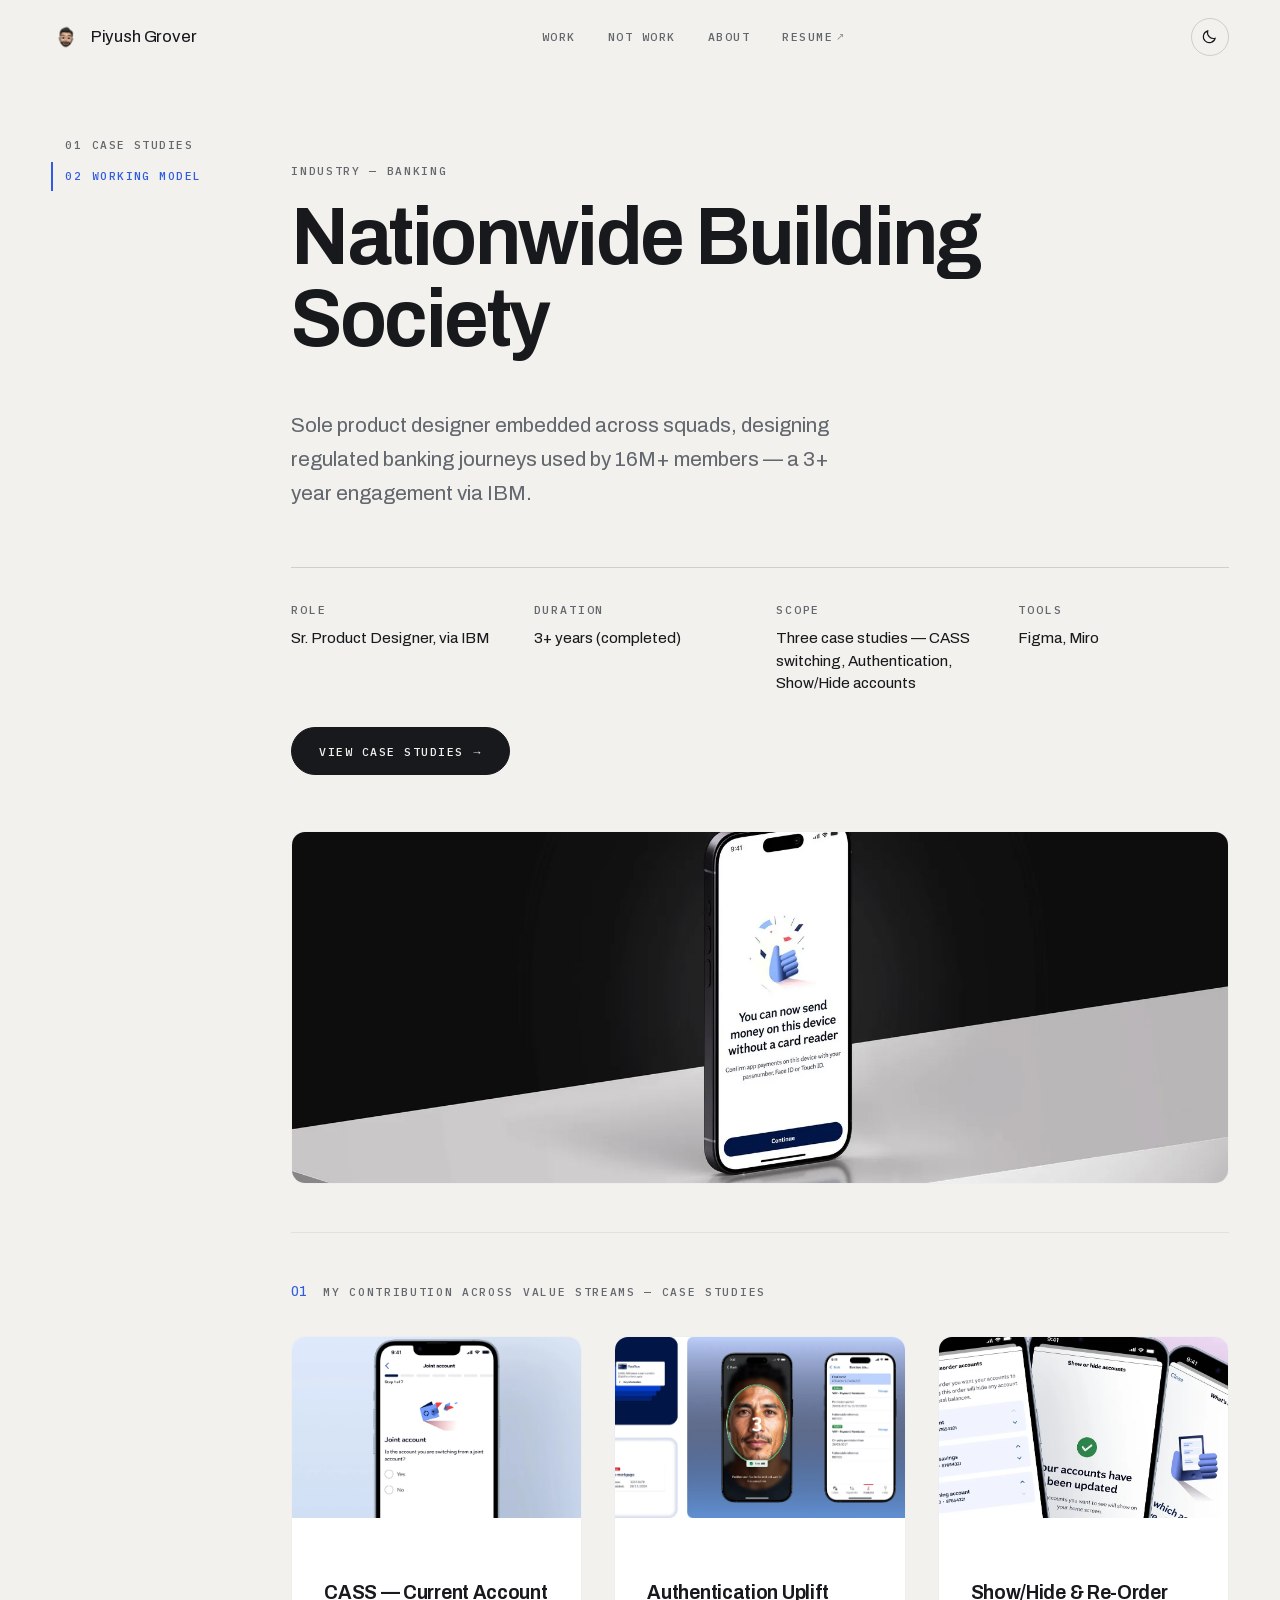
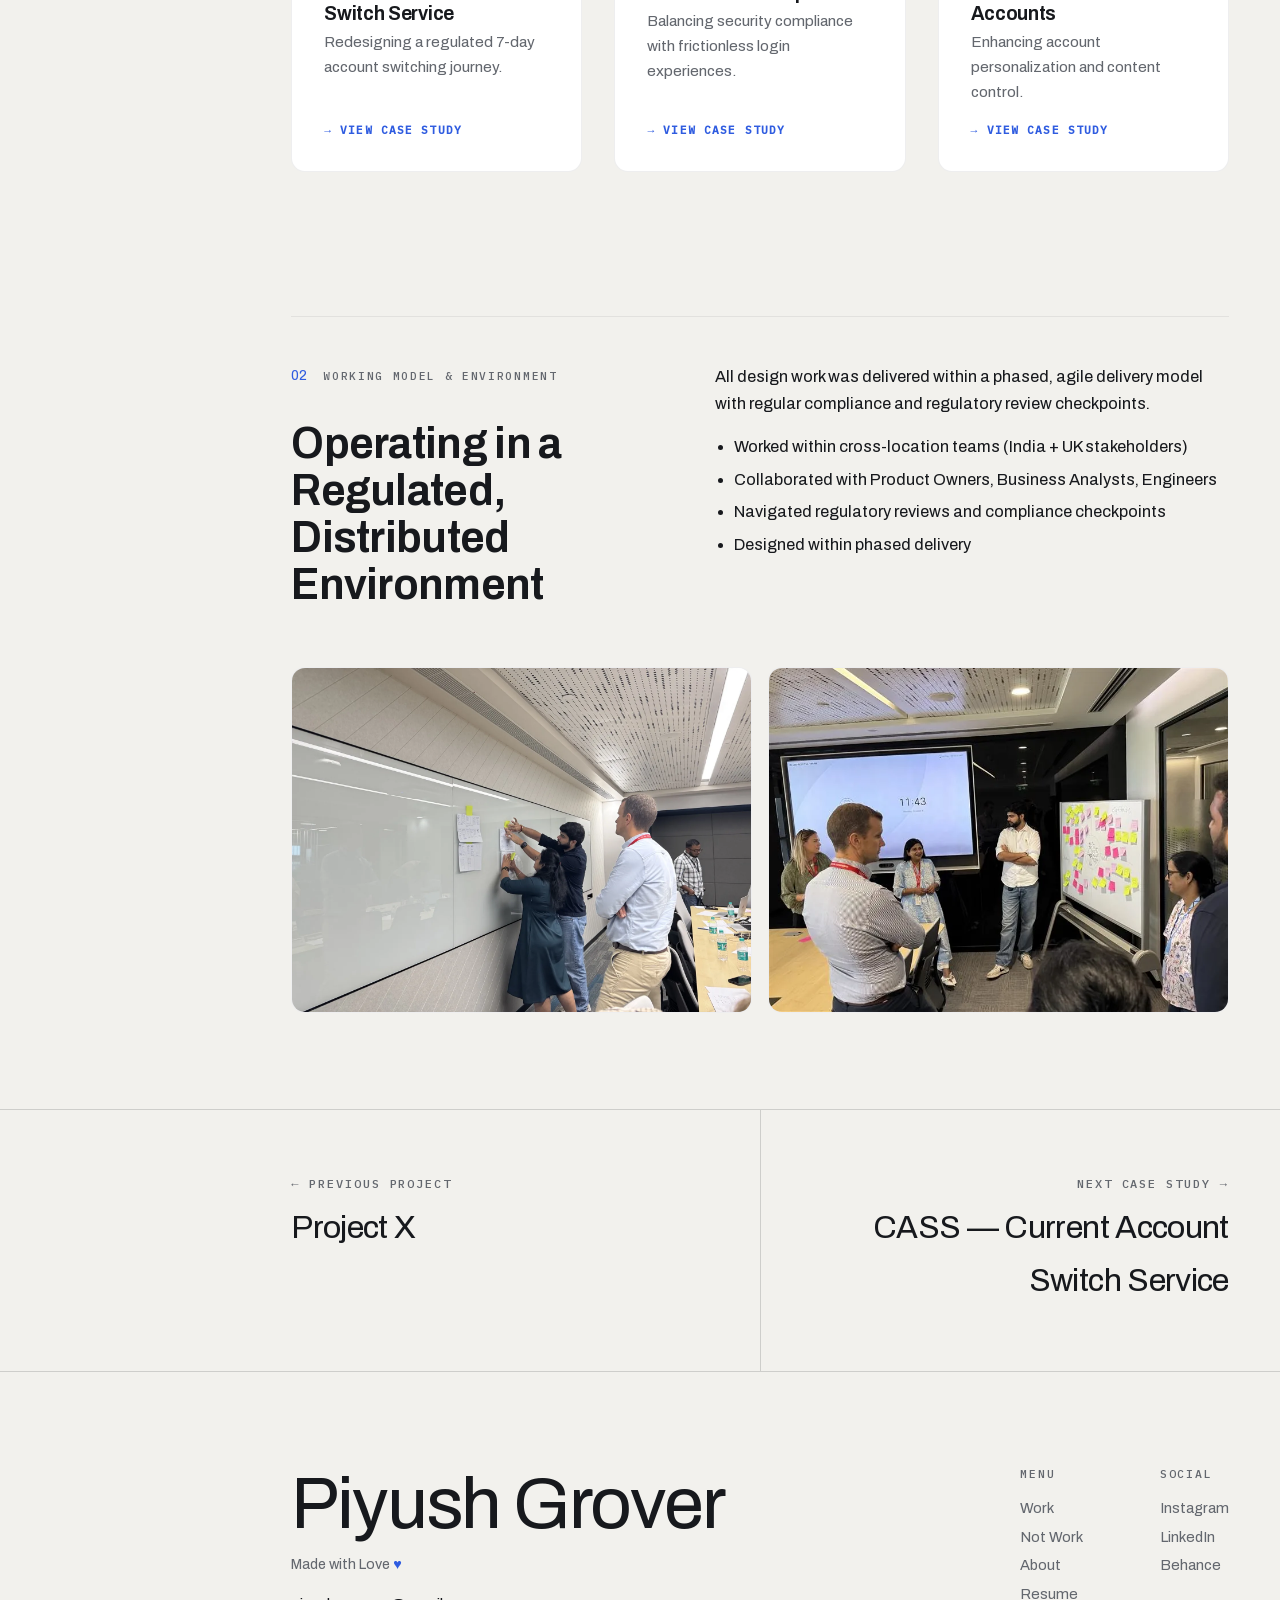
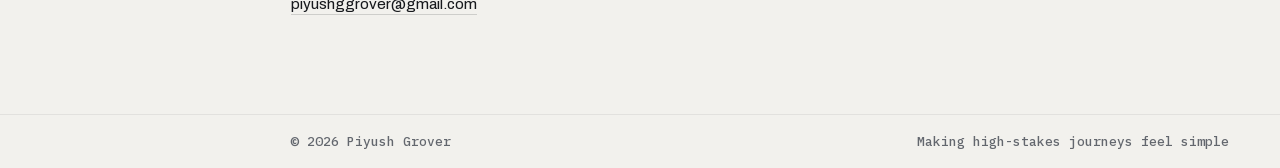
<file: nbs.html>
<!DOCTYPE html>
<html lang="en" class="no-js" data-theme="dark">
<head>
  <meta charset="utf-8">
  <meta name="viewport" content="width=device-width, initial-scale=1">
  <title>Nationwide Building Society | Piyush Grover — Portfolio</title>
  <meta name="description" content="Designing core banking experiences for 16M+ members — Piyush Grover's 3+ year engagement at Nationwide Building Society via IBM.">
  <link rel="canonical" href="https://piyushgrover.com/nbs.html">
  <meta name="author" content="Piyush Grover">
  <meta name="theme-color" content="#0b0c0e" media="(prefers-color-scheme: dark)">
  <meta name="theme-color" content="#f2f1ed" media="(prefers-color-scheme: light)">
  <meta property="og:type" content="article">
  <meta property="og:site_name" content="Piyush Grover">
  <meta property="og:locale" content="en_GB">
  <meta property="og:url" content="https://piyushgrover.com/nbs.html">
  <meta property="og:title" content="Nationwide Building Society | Piyush Grover — Portfolio">
  <meta property="og:description" content="Designing core banking experiences for 16M+ members — Piyush Grover's 3+ year engagement at Nationwide Building Society via IBM.">
  <meta property="og:image" content="https://piyushgrover.com/img/og/og-nbs.jpg">
  <meta property="og:image:width" content="1200">
  <meta property="og:image:height" content="630">
  <meta property="og:image:alt" content="Nationwide Building Society | Piyush Grover — Portfolio">
  <meta name="twitter:card" content="summary_large_image">
  <meta name="twitter:title" content="Nationwide Building Society | Piyush Grover — Portfolio">
  <meta name="twitter:description" content="Designing core banking experiences for 16M+ members — Piyush Grover's 3+ year engagement at Nationwide Building Society via IBM.">
  <meta name="twitter:image" content="https://piyushgrover.com/img/og/og-nbs.jpg">
  <link rel="icon" href="img/shared/Memoji1.png">
  <link rel="preload" href="fonts/Archivo-var.woff2" as="font" type="font/woff2" crossorigin>
  <link rel="preload" href="fonts/PlexMono-500.woff2" as="font" type="font/woff2" crossorigin>
  <script type="application/ld+json">
{
    "@context": "https://schema.org",
    "@graph": [
      {
        "@type": "CreativeWork",
        "@id": "https://piyushgrover.com/nbs.html#work",
        "name": "Nationwide Building Society",
        "url": "https://piyushgrover.com/nbs.html",
        "description": "Designing core banking experiences for 16M+ members — Piyush Grover's 3+ year engagement at Nationwide Building Society via IBM.",
        "image": "https://piyushgrover.com/img/og/og-nbs.jpg",
        "creator": {
          "@id": "https://piyushgrover.com/#piyush"
        },
        "author": {
          "@id": "https://piyushgrover.com/#piyush"
        },
        "inLanguage": "en-GB",
        "isPartOf": {
          "@id": "https://piyushgrover.com/#website"
        },
        "genre": "Product design case study"
      },
      {
        "@type": "Person",
        "@id": "https://piyushgrover.com/#piyush",
        "name": "Piyush Grover",
        "alternateName": "Piyush Grover — Product Designer",
        "jobTitle": "Senior Product Designer",
        "description": "Senior Product Designer with 8 years of experience across banking, e-commerce and enterprise products.",
        "url": "https://piyushgrover.com/",
        "image": "https://piyushgrover.com/img/about/IMG_5889_HEIC.jpg",
        "email": "mailto:piyushggrover@gmail.com",
        "knowsAbout": [
          "Product Design",
          "Interaction Design",
          "User Experience Design",
          "Design Systems",
          "Mobile Banking",
          "Fintech",
          "Enterprise Software",
          "iOS App Design"
        ],
        "sameAs": [
          "https://www.linkedin.com/in/piyushgroverdzn/",
          "https://www.instagram.com/piyushgrover_/",
          "https://www.behance.net/piyushgrover"
        ]
      }
    ]
  }
  </script>
  <link rel="stylesheet" href="css/main.css?v=20261118">
  <script>
    (function () {
      var t; try { t = localStorage.getItem('theme'); } catch (e) {}
      if (!t) t = matchMedia('(prefers-color-scheme: light)').matches ? 'light' : 'dark';
      document.documentElement.setAttribute('data-theme', t);
      document.documentElement.classList.remove('no-js');
    })();
  </script>
</head>
<body class="has-rail">
  <a class="skip-link" href="#main">Skip to content</a>
  <div class="page-curtain"></div>

  <header class="site-head">
    <a class="brand" href="index.html"><img src="img/shared/Memoji1.png" alt="" width="30" height="30">Piyush Grover</a>
    <nav class="nav-links" aria-label="Primary">
      <a href="index.html">Work</a>
      <a href="playground.html">Not Work</a>
      <a href="about.html">About</a>
      <a href="https://drive.google.com/file/d/1vDVqLGHgpKwDwfTiEPsyBbgJAzj7WTcD/view" target="_blank" rel="noopener">Resume <span class="ext" aria-hidden="true">↗</span></a>
    </nav>
    <div class="head-actions">
      <button class="theme-toggle" aria-label="Toggle light/dark theme">
        <svg class="icon-sun" viewBox="0 0 24 24" aria-hidden="true"><circle cx="12" cy="12" r="4.5"/><path d="M12 2v2.5M12 19.5V22M2 12h2.5M19.5 12H22M4.5 4.5l1.8 1.8M17.7 17.7l1.8 1.8M19.5 4.5l-1.8 1.8M6.3 17.7l-1.8 1.8"/></svg>
        <svg class="icon-moon" viewBox="0 0 24 24" aria-hidden="true"><path d="M20 14.5A8.5 8.5 0 0 1 9.5 4a8.5 8.5 0 1 0 10.5 10.5Z"/></svg>
      </button>
      <button class="menu-btn" aria-label="Menu" aria-expanded="false"><span></span></button>
    </div>
  </header>
  <nav class="menu-overlay" aria-label="Mobile">
    <a class="menu-link" href="index.html">Work <small>01</small></a>
    <a class="menu-link" href="playground.html">Not Work <small>02</small></a>
    <a class="menu-link" href="about.html">About <small>03</small></a>
    <a class="menu-link" href="https://drive.google.com/file/d/1vDVqLGHgpKwDwfTiEPsyBbgJAzj7WTcD/view" target="_blank" rel="noopener">Resume <small>04</small></a>
    <div class="menu-socials">
      <a href="https://www.instagram.com/piyushgrover_/" target="_blank" rel="noopener">Instagram</a>
      <a href="https://www.linkedin.com/in/piyushgroverdzn/" target="_blank" rel="noopener">LinkedIn</a>
      <a href="https://www.behance.net/piyushgrover" target="_blank" rel="noopener">Behance</a>
    </div>
  </nav>

  <main id="main" tabindex="-1">
  <nav class="cs-rail" aria-label="Chapters">
      <a href="#case-studies"><span class="idx">01</span> Case Studies</a>
      <a href="#working-model"><span class="idx">02</span> Working Model</a>
  </nav>
    <section class="cs-hero">
      <div class="wrap">
        <p class="eyebrow" data-reveal>Industry — Banking</p>
        <h1 class="display-xl" data-reveal>Nationwide Building Society</h1>
        <p class="lede" data-reveal>Sole product designer embedded across squads, designing regulated banking journeys used by 16M+ members — a 3+ year engagement via IBM.</p>
        <dl class="meta-grid" data-reveal>
          <div><dt>Role</dt><dd>Sr. Product Designer, via IBM</dd></div>
          <div><dt>Duration</dt><dd>3+ years (completed)</dd></div>
          <div><dt>Scope</dt><dd>Three case studies — CASS switching, Authentication, Show/Hide accounts</dd></div>
          <div><dt>Tools</dt><dd>Figma, Miro</dd></div>
        </dl>
        <div class="hero-cta-row" style="margin-top:2rem;" data-reveal>
          <a class="btn btn-solid" href="#case-studies">View Case Studies <span class="arr">→</span></a>
        </div>
      </div>
    </section>

    <section class="wrap" data-reveal>
      <figure class="fig" style="margin:0;">
        <img src="img/nbs/NBS-Cover.webp" width="1600" height="600" alt="Nationwide Building Society mobile banking app design work — cover visual" fetchpriority="high">
      </figure>
    </section>

    <section class="cs-section" id="case-studies">
      <div class="wrap">
        <div class="cs-label" data-reveal><span class="idx">01</span><span class="eyebrow" style="margin:0;">My Contribution Across Value Streams — Case Studies</span></div>
        <div class="cs-card-grid">
          <a class="cs-card" href="nbs-cass.html" data-cursor="view" data-reveal>
            <div class="cs-card-img"><img src="img/nbs-cass/Shot.webp" width="1600" height="1200" alt="CASS mobile switching journey screen" loading="lazy"></div>
            <div class="cs-card-body">
              <h3>CASS — Current Account Switch Service</h3>
              <p>Redesigning a regulated 7-day account switching journey.</p>
              <span class="cs-card-link">→ View Case Study</span>
            </div>
          </a>
          <a class="cs-card" href="nbs-auth.html" data-cursor="view" data-reveal data-reveal-delay="0.08">
            <div class="cs-card-img"><img src="img/nbs-auth/Group-427320992.webp" width="1600" height="849" alt="Authentication Uplift — biometric login design" loading="lazy"></div>
            <div class="cs-card-body">
              <h3>Authentication Uplift</h3>
              <p>Balancing security compliance with frictionless login experiences.</p>
              <span class="cs-card-link">→ View Case Study</span>
            </div>
          </a>
          <a class="cs-card" href="nbs-show-hide.html" data-cursor="view" data-reveal data-reveal-delay="0.16">
            <div class="cs-card-img"><img src="img/nbs-show-hide/Show-hide.webp" width="1600" height="600" alt="Show/Hide and Re-Order Accounts feature screens" loading="lazy"></div>
            <div class="cs-card-body">
              <h3>Show/Hide &amp; Re-Order Accounts</h3>
              <p>Enhancing account personalization and content control.</p>
              <span class="cs-card-link">→ View Case Study</span>
            </div>
          </a>
        </div>
      </div>
    </section>

    <section class="cs-section" id="working-model">
      <div class="wrap">
        <div class="cs-cols">
          <div data-reveal>
            <div class="cs-label"><span class="idx">02</span><span class="eyebrow" style="margin:0;">Working Model &amp; Environment</span></div>
            <h2>Operating in a Regulated, Distributed Environment</h2>
          </div>
          <div class="cs-prose" data-reveal data-reveal-delay="0.1">
            <p>All design work was delivered within a phased, agile delivery model with regular compliance and regulatory review checkpoints.</p>
            <ul>
              <li>Worked within cross-location teams (India + UK stakeholders)</li>
              <li>Collaborated with Product Owners, Business Analysts, Engineers</li>
              <li>Navigated regulatory reviews and compliance checkpoints</li>
              <li>Designed within phased delivery</li>
            </ul>
          </div>
        </div>
        <div class="fig-grid cols-2" data-reveal>
          <figure class="fig" style="margin:0;"><img src="img/nbs/0c9a39_1c9afdabd0e6445cb1ee465514a5b636_mv2.webp" width="1600" height="1200" alt="Team workshop session photograph" loading="lazy"></figure>
          <figure class="fig" style="margin:0;"><img src="img/nbs/0c9a39_8eca2daa7a28432eb066813ea1883623_mv2.webp" width="800" height="600" alt="Design collaboration session photograph" loading="lazy"></figure>
        </div>
      </div>
    </section>
  </main>

  <nav class="pn-nav" aria-label="Project navigation">
    <a href="project-x.html">
      <span class="pn-dir">← Previous Project</span>
      <span class="pn-title">Project X</span>
    </a>
    <a href="nbs-cass.html">
      <span class="pn-dir">Next Case Study →</span>
      <span class="pn-title">CASS — Current Account Switch Service</span>
    </a>
  </nav>

  <footer class="site-foot" style="margin-top:0;">
    <div class="wrap foot-top">
      <div data-reveal>
        <div class="foot-name">Piyush Grover</div>
        <p class="foot-made">Made with Love <span class="heart" aria-hidden="true">&#9829;</span></p>
        <p class="foot-mail"><a href="mailto:piyushggrover@gmail.com">piyushggrover@gmail.com</a></p>
      </div>
      <div class="foot-cols" data-reveal>
        <div>
          <h2 class="foot-col-title">Menu</h2>
          <ul>
            <li><a href="index.html">Work</a></li>
            <li><a href="playground.html">Not Work</a></li>
            <li><a href="about.html">About</a></li>
            <li><a href="https://drive.google.com/file/d/1vDVqLGHgpKwDwfTiEPsyBbgJAzj7WTcD/view" target="_blank" rel="noopener">Resume</a></li>
          </ul>
        </div>
        <div>
          <h2 class="foot-col-title">Social</h2>
          <ul>
            <li><a href="https://www.instagram.com/piyushgrover_/" target="_blank" rel="noopener">Instagram</a></li>
            <li><a href="https://www.linkedin.com/in/piyushgroverdzn/" target="_blank" rel="noopener">LinkedIn</a></li>
            <li><a href="https://www.behance.net/piyushgrover" target="_blank" rel="noopener">Behance</a></li>
          </ul>
        </div>
      </div>
    </div>
    <div class="wrap foot-bottom">
      <span>© <span data-year></span> Piyush Grover</span>
      <span>Making high-stakes journeys feel simple</span>
    </div>
  </footer>

  <script src="vendor/gsap.min.js"></script>
  <script src="vendor/ScrollTrigger.min.js"></script>
  <script src="js/main.js?v=20261117"></script>
  <script src="js/interactions.js?v=20261117"></script>
  <script src="js/eggs.js?v=20261117"></script>
  <script data-goatcounter="https://hexdzn.goatcounter.com/count" async src="//gc.zgo.at/count.js"></script>
</body>
</html>
</file>
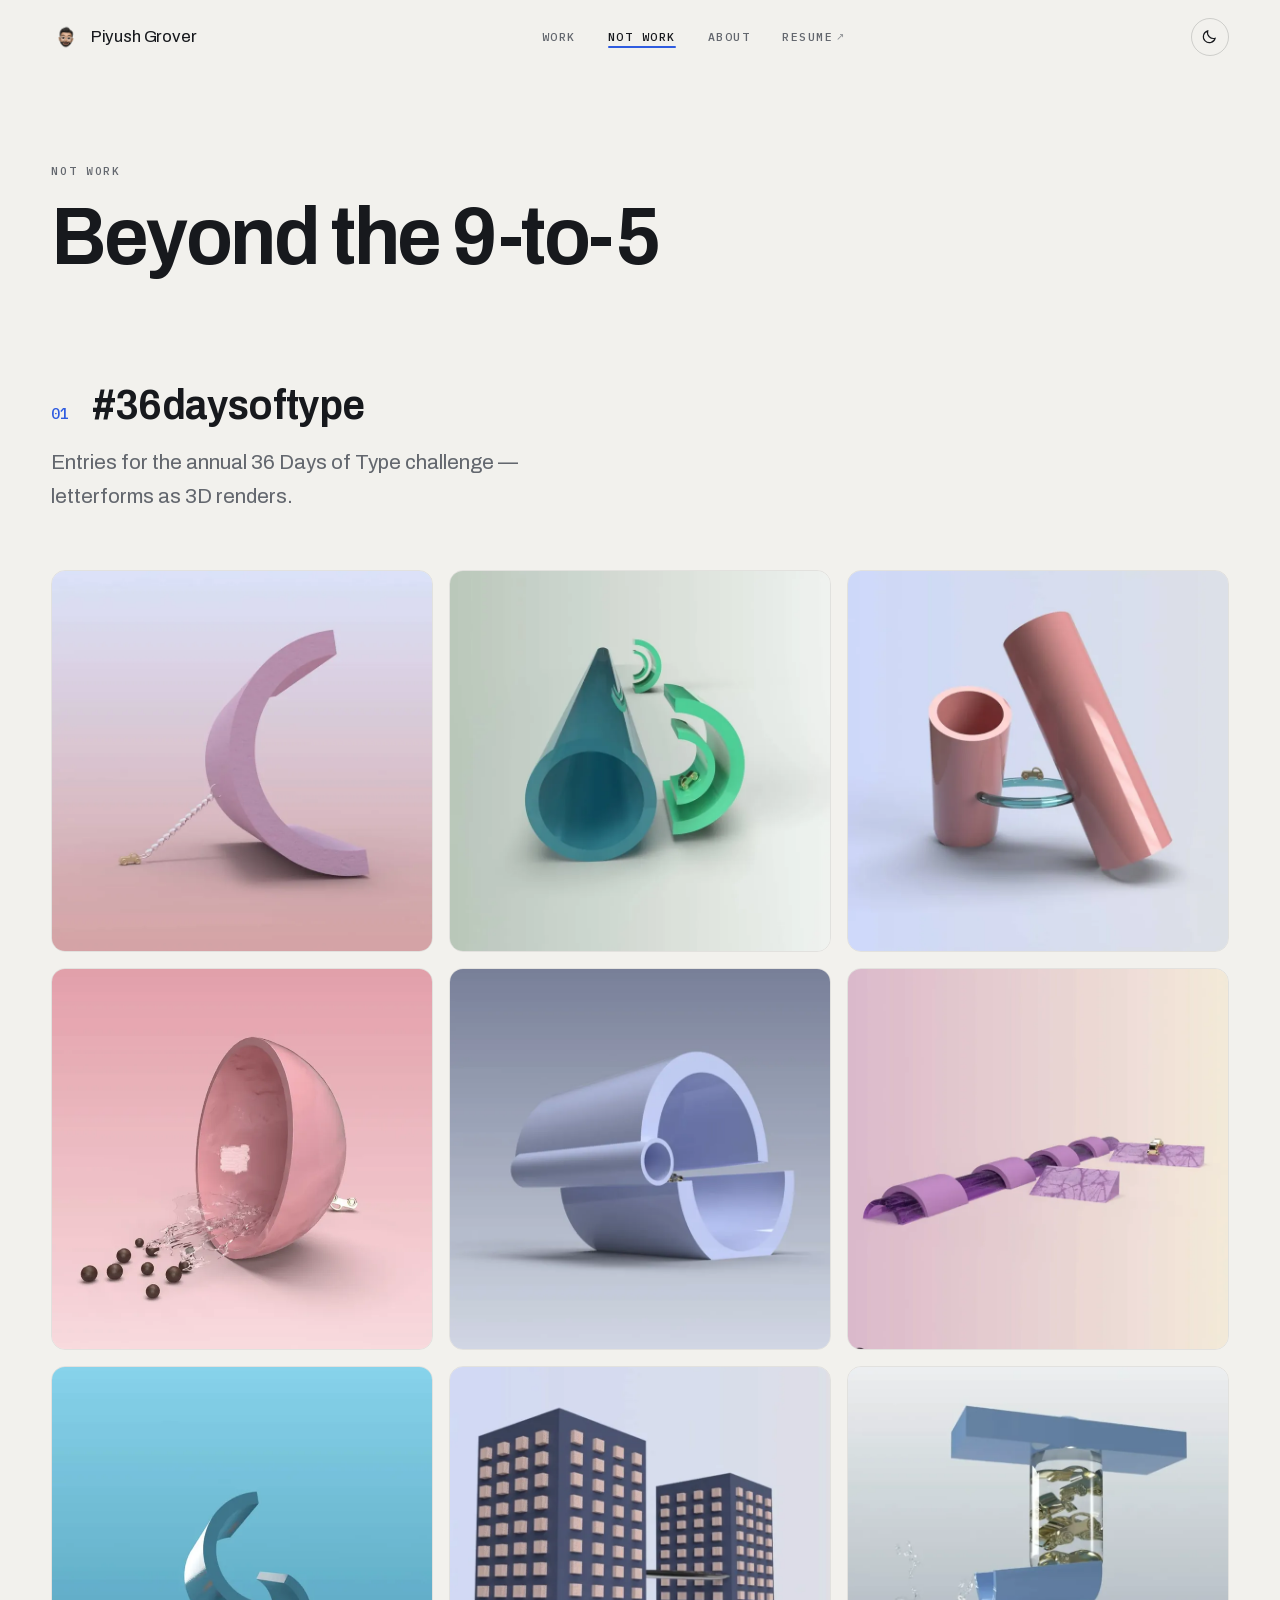
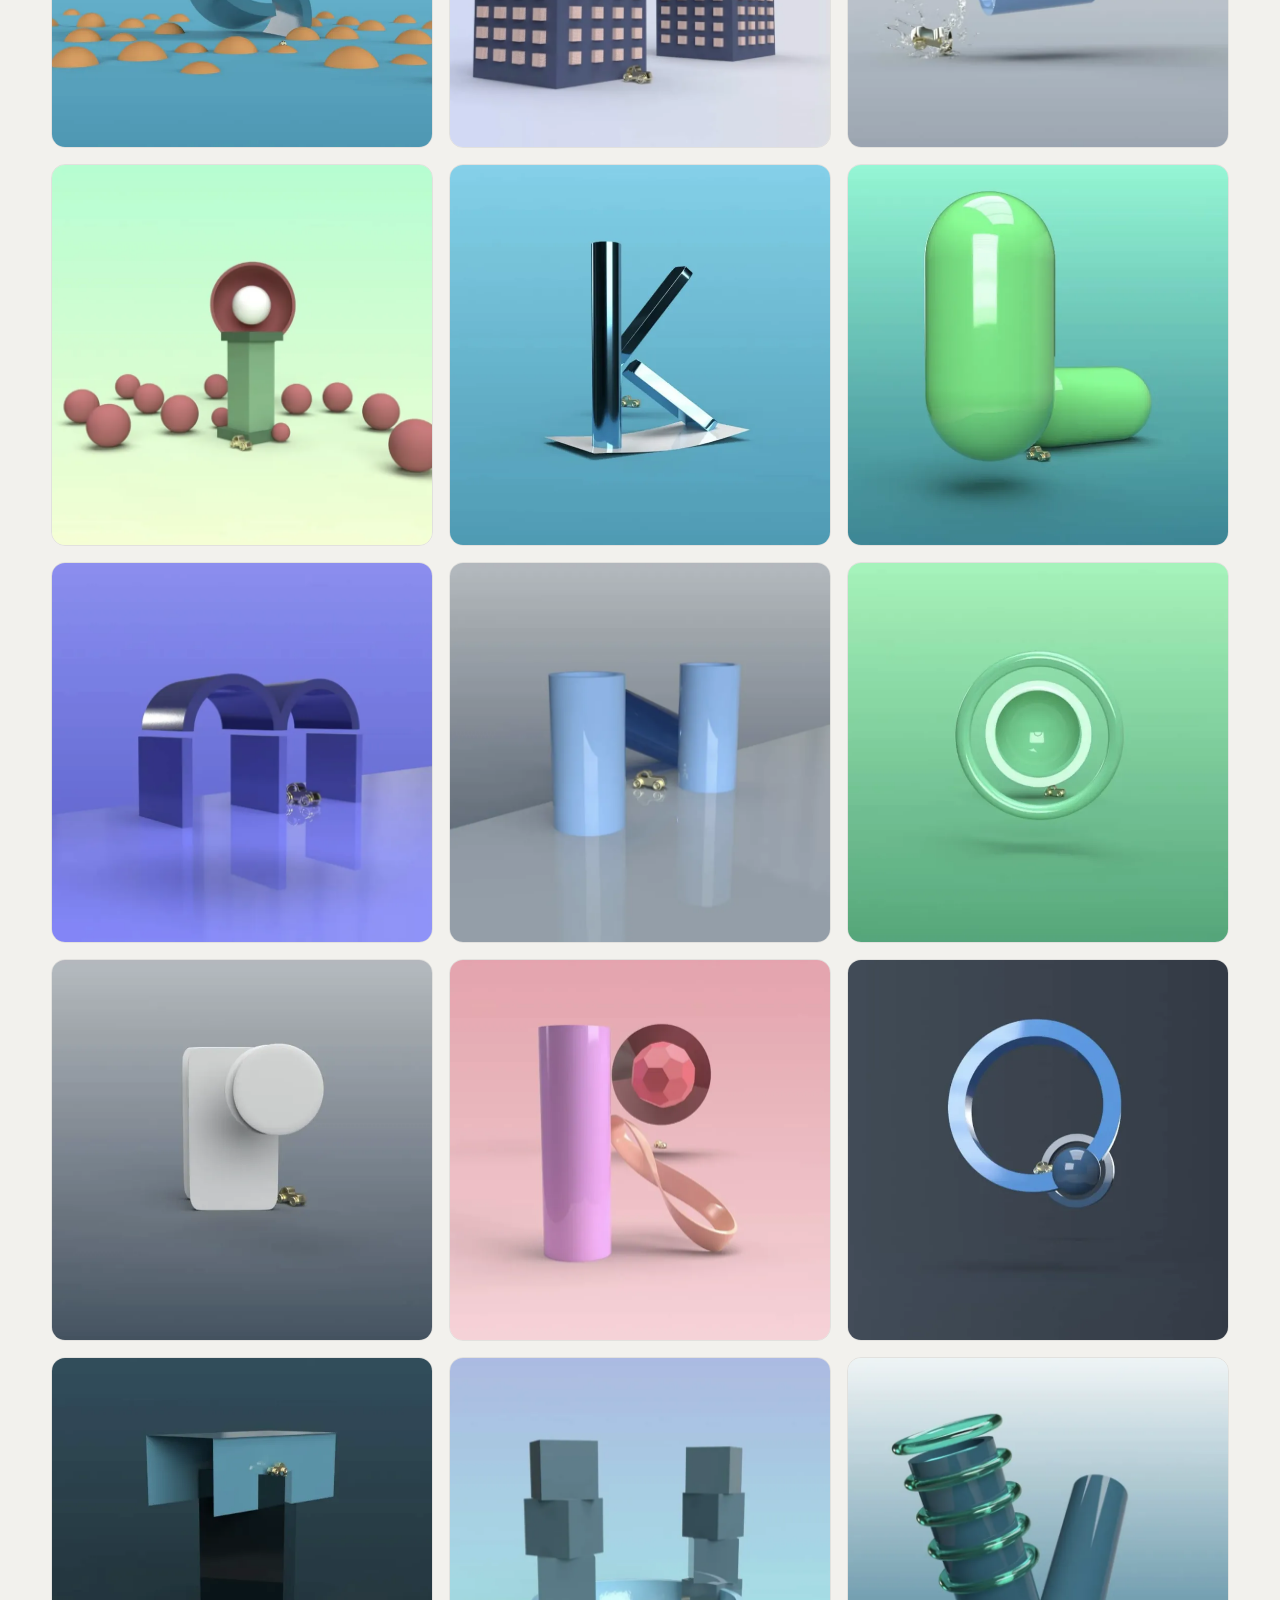
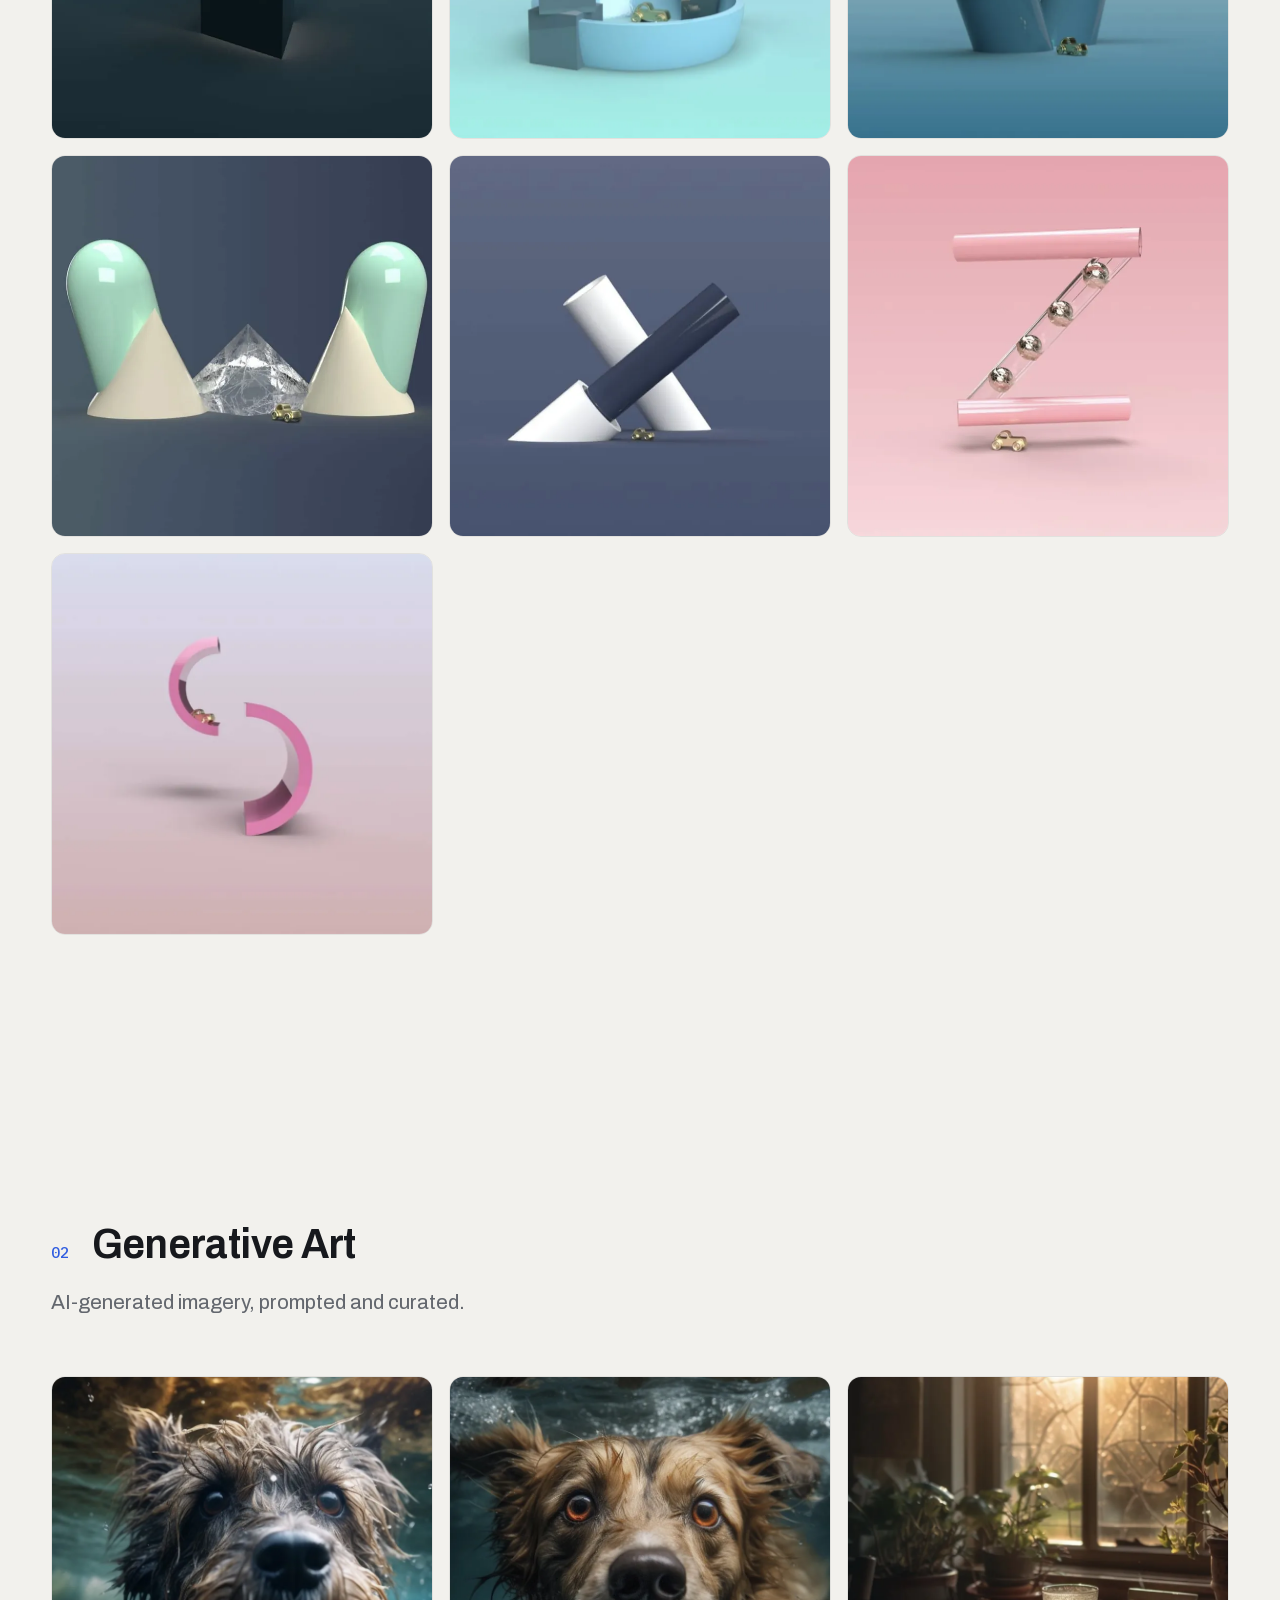
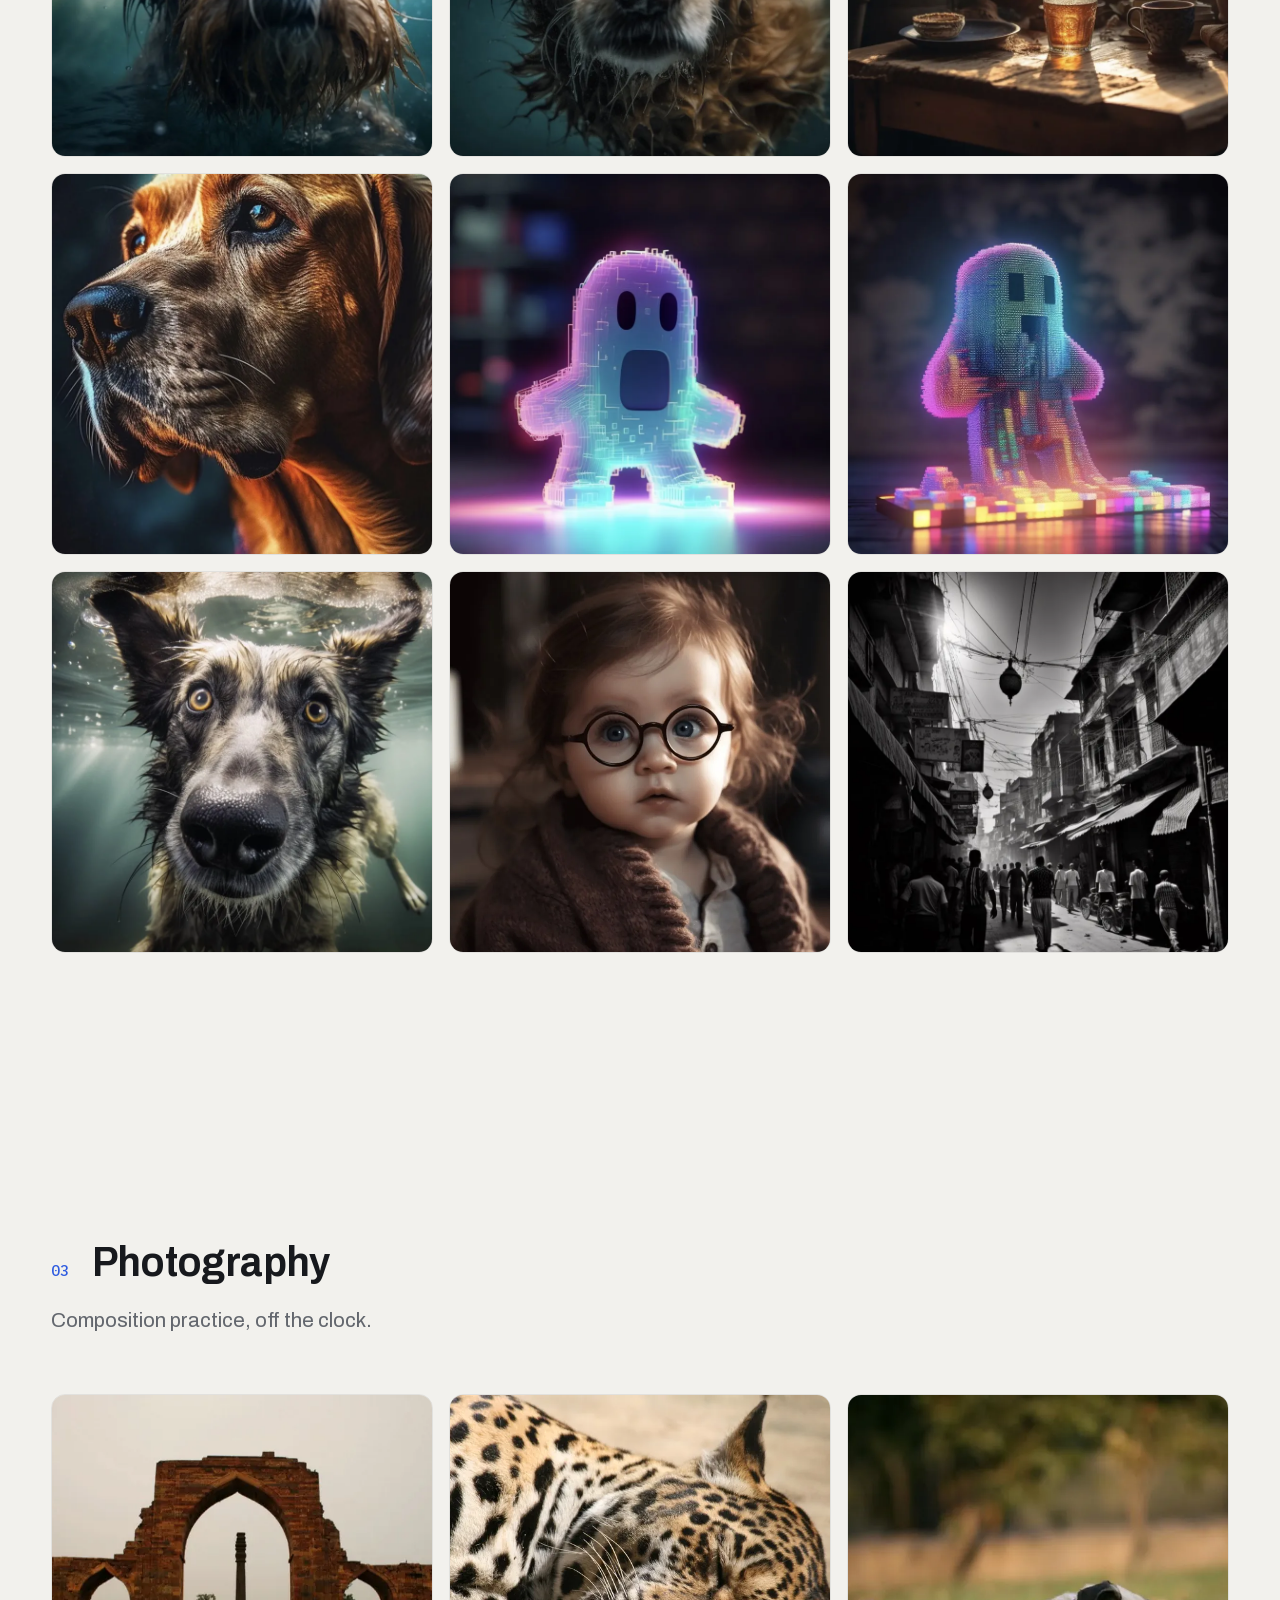
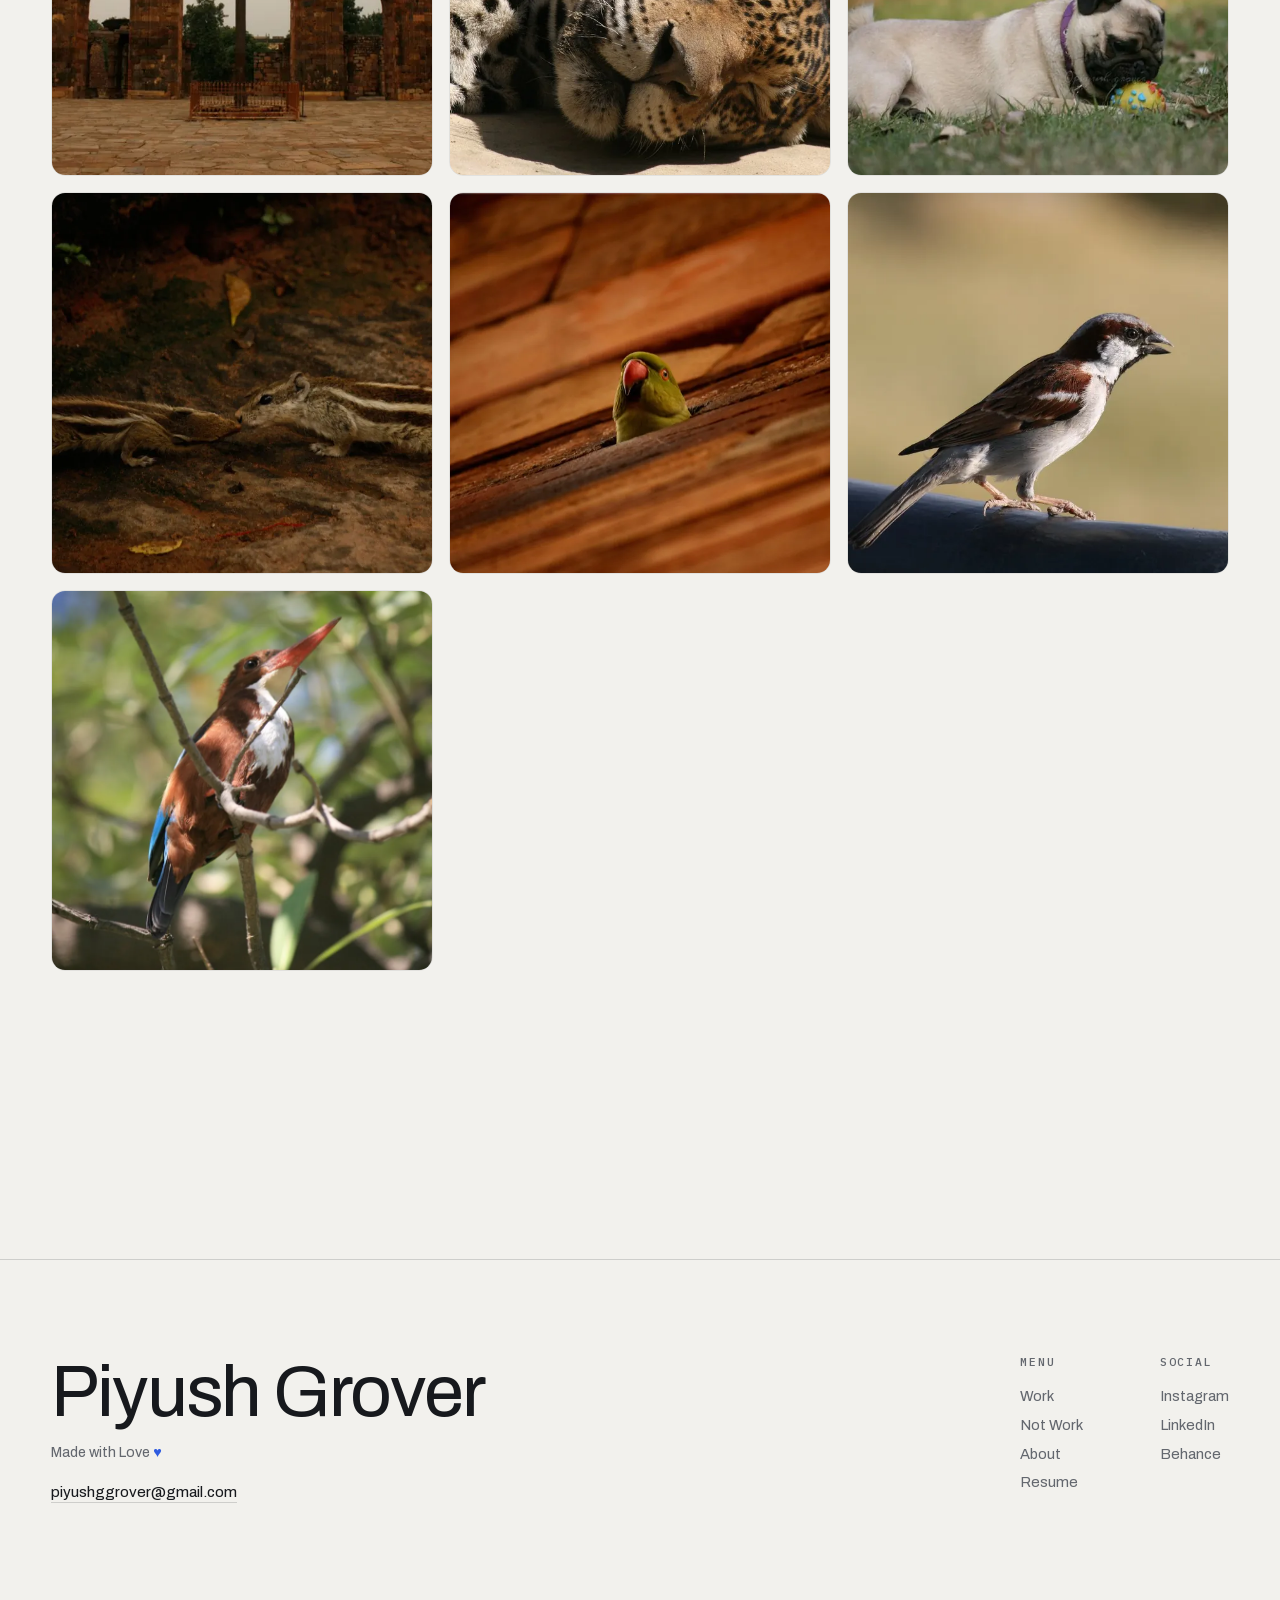
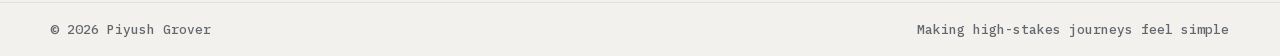
<file: playground.html>
<!DOCTYPE html>
<html lang="en" class="no-js" data-theme="dark">
<head>
  <meta charset="utf-8">
  <meta name="viewport" content="width=device-width, initial-scale=1">
  <title>Not Work | Piyush Grover — Portfolio</title>
  <meta name="description" content="Beyond the 9-to-5 — type experiments, generative art and photography by Piyush Grover.">
  <link rel="canonical" href="https://piyushgrover.com/playground.html">
  <meta name="author" content="Piyush Grover">
  <meta name="theme-color" content="#0b0c0e" media="(prefers-color-scheme: dark)">
  <meta name="theme-color" content="#f2f1ed" media="(prefers-color-scheme: light)">
  <meta property="og:type" content="website">
  <meta property="og:site_name" content="Piyush Grover">
  <meta property="og:locale" content="en_GB">
  <meta property="og:url" content="https://piyushgrover.com/playground.html">
  <meta property="og:title" content="Not Work | Piyush Grover — Portfolio">
  <meta property="og:description" content="Beyond the 9-to-5 — type experiments, generative art and photography by Piyush Grover.">
  <meta property="og:image" content="https://piyushgrover.com/img/og/og-playground.jpg">
  <meta property="og:image:width" content="1200">
  <meta property="og:image:height" content="630">
  <meta property="og:image:alt" content="Not Work | Piyush Grover — Portfolio">
  <meta name="twitter:card" content="summary_large_image">
  <meta name="twitter:title" content="Not Work | Piyush Grover — Portfolio">
  <meta name="twitter:description" content="Beyond the 9-to-5 — type experiments, generative art and photography by Piyush Grover.">
  <meta name="twitter:image" content="https://piyushgrover.com/img/og/og-playground.jpg">
  <link rel="icon" href="img/shared/Memoji1.png">
  <link rel="preload" href="fonts/Archivo-var.woff2" as="font" type="font/woff2" crossorigin>
  <link rel="preload" href="fonts/PlexMono-500.woff2" as="font" type="font/woff2" crossorigin>
  <link rel="stylesheet" href="css/main.css?v=20261118">
  <script>
    (function () {
      var t; try { t = localStorage.getItem('theme'); } catch (e) {}
      if (!t) t = matchMedia('(prefers-color-scheme: light)').matches ? 'light' : 'dark';
      document.documentElement.setAttribute('data-theme', t);
      document.documentElement.classList.remove('no-js');
    })();
  </script>
</head>
<body>
  <a class="skip-link" href="#main">Skip to content</a>
  <div class="page-curtain"></div>

  <header class="site-head">
    <a class="brand" href="index.html"><img src="img/shared/Memoji1.png" alt="" width="30" height="30">Piyush Grover</a>
    <nav class="nav-links" aria-label="Primary">
      <a href="index.html">Work</a>
      <a href="playground.html" aria-current="page">Not Work</a>
      <a href="about.html">About</a>
      <a href="https://drive.google.com/file/d/1vDVqLGHgpKwDwfTiEPsyBbgJAzj7WTcD/view" target="_blank" rel="noopener">Resume <span class="ext" aria-hidden="true">↗</span></a>
    </nav>
    <div class="head-actions">
      <button class="theme-toggle" aria-label="Toggle light/dark theme">
        <svg class="icon-sun" viewBox="0 0 24 24" aria-hidden="true"><circle cx="12" cy="12" r="4.5"/><path d="M12 2v2.5M12 19.5V22M2 12h2.5M19.5 12H22M4.5 4.5l1.8 1.8M17.7 17.7l1.8 1.8M19.5 4.5l-1.8 1.8M6.3 17.7l-1.8 1.8"/></svg>
        <svg class="icon-moon" viewBox="0 0 24 24" aria-hidden="true"><path d="M20 14.5A8.5 8.5 0 0 1 9.5 4a8.5 8.5 0 1 0 10.5 10.5Z"/></svg>
      </button>
      <button class="menu-btn" aria-label="Menu" aria-expanded="false"><span></span></button>
    </div>
  </header>
  <nav class="menu-overlay" aria-label="Mobile">
    <a class="menu-link" href="index.html">Work <small>01</small></a>
    <a class="menu-link" href="playground.html">Not Work <small>02</small></a>
    <a class="menu-link" href="about.html">About <small>03</small></a>
    <a class="menu-link" href="https://drive.google.com/file/d/1vDVqLGHgpKwDwfTiEPsyBbgJAzj7WTcD/view" target="_blank" rel="noopener">Resume <small>04</small></a>
    <div class="menu-socials">
      <a href="https://www.instagram.com/piyushgrover_/" target="_blank" rel="noopener">Instagram</a>
      <a href="https://www.linkedin.com/in/piyushgroverdzn/" target="_blank" rel="noopener">LinkedIn</a>
      <a href="https://www.behance.net/piyushgrover" target="_blank" rel="noopener">Behance</a>
    </div>
  </nav>

  <main id="main" tabindex="-1">
    <section class="cs-hero">
      <div class="wrap">
        <p class="eyebrow" data-reveal>Not Work</p>
        <h1 class="display-xl" data-reveal>Beyond the 9-to-5</h1>
      </div>
    </section>

    <section class="section" id="type" style="padding-top:0;">
      <div class="wrap">
        <div class="section-head" data-reveal>
          <span class="idx">01</span>
          <h2 class="display-md">#36daysoftype</h2>
        </div>
        <p class="lede gallery-lede" data-reveal>Entries for the annual 36 Days of Type challenge — letterforms as 3D renders.</p>
        <div class="gallery-grid" data-gallery="36daysoftype" data-reveal>
          <a href="img/playground/0c9a39_0723277039b24096a4b915e29e1cb5ac_mv2.webp" data-lightbox data-cursor="view" data-cursor-label="View">
            <img src="img/playground/0c9a39_0723277039b24096a4b915e29e1cb5ac_mv2.thumb.webp" width="800" height="800" alt="Letterform render from the #36daysoftype series (1)" loading="lazy"></a>
          <a href="img/playground/0c9a39_d1b89894250a45c2ba92f32c4173300a_mv2.webp" data-lightbox data-cursor="view" data-cursor-label="View">
            <img src="img/playground/0c9a39_d1b89894250a45c2ba92f32c4173300a_mv2.thumb.webp" width="800" height="800" alt="Letterform render from the #36daysoftype series (2)" loading="lazy"></a>
          <a href="img/playground/0c9a39_6f2b94ebfaab4830bcc83a6e100f8fd1_mv2.webp" data-lightbox data-cursor="view" data-cursor-label="View">
            <img src="img/playground/0c9a39_6f2b94ebfaab4830bcc83a6e100f8fd1_mv2.thumb.webp" width="800" height="800" alt="Letterform render from the #36daysoftype series (3)" loading="lazy"></a>
          <a href="img/playground/0c9a39_2415e121dac24016998ef33312471ed3_mv2.webp" data-lightbox data-cursor="view" data-cursor-label="View">
            <img src="img/playground/0c9a39_2415e121dac24016998ef33312471ed3_mv2.thumb.webp" width="800" height="752" alt="Letterform render from the #36daysoftype series (4)" loading="lazy"></a>
          <a href="img/playground/0c9a39_44fc439ac9394b39b34a8b10509d7e66_mv2.webp" data-lightbox data-cursor="view" data-cursor-label="View">
            <img src="img/playground/0c9a39_44fc439ac9394b39b34a8b10509d7e66_mv2.thumb.webp" width="800" height="792" alt="Letterform render from the #36daysoftype series (5)" loading="lazy"></a>
          <a href="img/playground/0c9a39_326c1d6c72d742a1b69c09a0780d8ca3_mv2.webp" data-lightbox data-cursor="view" data-cursor-label="View">
            <img src="img/playground/0c9a39_326c1d6c72d742a1b69c09a0780d8ca3_mv2.thumb.webp" width="800" height="813" alt="Letterform render from the #36daysoftype series (6)" loading="lazy"></a>
          <a href="img/playground/0c9a39_6ff1264de2674984b4aaa9903539b9af_mv2.webp" data-lightbox data-cursor="view" data-cursor-label="View">
            <img src="img/playground/0c9a39_6ff1264de2674984b4aaa9903539b9af_mv2.thumb.webp" width="800" height="758" alt="Letterform render from the #36daysoftype series (7)" loading="lazy"></a>
          <a href="img/playground/0c9a39_4b178d599e0640f5af48e6d2271cb626_mv2.webp" data-lightbox data-cursor="view" data-cursor-label="View">
            <img src="img/playground/0c9a39_4b178d599e0640f5af48e6d2271cb626_mv2.thumb.webp" width="800" height="812" alt="Letterform render from the #36daysoftype series (8)" loading="lazy"></a>
          <a href="img/playground/0c9a39_e366a7763f1f4b64a2f3ac7461b91415_mv2.webp" data-lightbox data-cursor="view" data-cursor-label="View">
            <img src="img/playground/0c9a39_e366a7763f1f4b64a2f3ac7461b91415_mv2.thumb.webp" width="800" height="797" alt="Letterform render from the #36daysoftype series (9)" loading="lazy"></a>
          <a href="img/playground/0c9a39_34a62cf56d0f4e47ba63dd8c979c82ec_mv2.webp" data-lightbox data-cursor="view" data-cursor-label="View">
            <img src="img/playground/0c9a39_34a62cf56d0f4e47ba63dd8c979c82ec_mv2.thumb.webp" width="800" height="791" alt="Letterform render from the #36daysoftype series (10)" loading="lazy"></a>
          <a href="img/playground/0c9a39_39faa06636fd4b838a832c1f52af8268_mv2.webp" data-lightbox data-cursor="view" data-cursor-label="View">
            <img src="img/playground/0c9a39_39faa06636fd4b838a832c1f52af8268_mv2.thumb.webp" width="800" height="740" alt="Letterform render from the #36daysoftype series (11)" loading="lazy"></a>
          <a href="img/playground/0c9a39_08984e20552b4d15b89a8f38e8db2b31_mv2.webp" data-lightbox data-cursor="view" data-cursor-label="View">
            <img src="img/playground/0c9a39_08984e20552b4d15b89a8f38e8db2b31_mv2.thumb.webp" width="800" height="758" alt="Letterform render from the #36daysoftype series (12)" loading="lazy"></a>
          <a href="img/playground/0c9a39_23cdcb804a9c423a833b817d484823fe_mv2.webp" data-lightbox data-cursor="view" data-cursor-label="View">
            <img src="img/playground/0c9a39_23cdcb804a9c423a833b817d484823fe_mv2.thumb.webp" width="800" height="776" alt="Letterform render from the #36daysoftype series (13)" loading="lazy"></a>
          <a href="img/playground/0c9a39_64e4e42b88414d71b6ff97ab4adfbab3_mv2.webp" data-lightbox data-cursor="view" data-cursor-label="View">
            <img src="img/playground/0c9a39_64e4e42b88414d71b6ff97ab4adfbab3_mv2.thumb.webp" width="800" height="828" alt="Letterform render from the #36daysoftype series (14)" loading="lazy"></a>
          <a href="img/playground/0c9a39_9f762da21956438b91b1dce62cfe8c9f_mv2.webp" data-lightbox data-cursor="view" data-cursor-label="View">
            <img src="img/playground/0c9a39_9f762da21956438b91b1dce62cfe8c9f_mv2.thumb.webp" width="800" height="720" alt="Letterform render from the #36daysoftype series (15)" loading="lazy"></a>
          <a href="img/playground/0c9a39_72e517cb8375481f8a0e9aa3a24ed797_mv2.webp" data-lightbox data-cursor="view" data-cursor-label="View">
            <img src="img/playground/0c9a39_72e517cb8375481f8a0e9aa3a24ed797_mv2.thumb.webp" width="800" height="719" alt="Letterform render from the #36daysoftype series (16)" loading="lazy"></a>
          <a href="img/playground/0c9a39_ab7144f74a8c4fa89ebde2f3d47177d4_mv2.webp" data-lightbox data-cursor="view" data-cursor-label="View">
            <img src="img/playground/0c9a39_ab7144f74a8c4fa89ebde2f3d47177d4_mv2.thumb.webp" width="800" height="761" alt="Letterform render from the #36daysoftype series (17)" loading="lazy"></a>
          <a href="img/playground/0c9a39_d9d1f0f24a024267b8a35f9d32046c70_mv2.webp" data-lightbox data-cursor="view" data-cursor-label="View">
            <img src="img/playground/0c9a39_d9d1f0f24a024267b8a35f9d32046c70_mv2.thumb.webp" width="800" height="727" alt="Letterform render from the #36daysoftype series (18)" loading="lazy"></a>
          <a href="img/playground/0c9a39_3068d70a950d41c1a6b08edc89f8bf03_mv2.webp" data-lightbox data-cursor="view" data-cursor-label="View">
            <img src="img/playground/0c9a39_3068d70a950d41c1a6b08edc89f8bf03_mv2.thumb.webp" width="800" height="754" alt="Letterform render from the #36daysoftype series (19)" loading="lazy"></a>
          <a href="img/playground/0c9a39_8c7d84773f0549e0a0c5ee3fd7663f2f_mv2.webp" data-lightbox data-cursor="view" data-cursor-label="View">
            <img src="img/playground/0c9a39_8c7d84773f0549e0a0c5ee3fd7663f2f_mv2.thumb.webp" width="800" height="774" alt="Letterform render from the #36daysoftype series (20)" loading="lazy"></a>
          <a href="img/playground/0c9a39_288243f8e4954822acad0ead653df817_mv2.webp" data-lightbox data-cursor="view" data-cursor-label="View">
            <img src="img/playground/0c9a39_288243f8e4954822acad0ead653df817_mv2.thumb.webp" width="800" height="790" alt="Letterform render from the #36daysoftype series (21)" loading="lazy"></a>
          <a href="img/playground/0c9a39_a40be26b21cb45f8b0ba9be3be767196_mv2.webp" data-lightbox data-cursor="view" data-cursor-label="View">
            <img src="img/playground/0c9a39_a40be26b21cb45f8b0ba9be3be767196_mv2.thumb.webp" width="800" height="739" alt="Letterform render from the #36daysoftype series (22)" loading="lazy"></a>
          <a href="img/playground/0c9a39_e76670388725474db1773dbc89583871_mv2.webp" data-lightbox data-cursor="view" data-cursor-label="View">
            <img src="img/playground/0c9a39_e76670388725474db1773dbc89583871_mv2.thumb.webp" width="800" height="709" alt="Letterform render from the #36daysoftype series (23)" loading="lazy"></a>
          <a href="img/playground/0c9a39_7e816588bc124bd38f0cfdfd96c520a2_mv2.webp" data-lightbox data-cursor="view" data-cursor-label="View">
            <img src="img/playground/0c9a39_7e816588bc124bd38f0cfdfd96c520a2_mv2.thumb.webp" width="800" height="752" alt="Letterform render from the #36daysoftype series (24)" loading="lazy"></a>
          <a href="img/playground/0c9a39_0c8cd0a6e5fa45bca4353510c9b853c6_mv2.webp" data-lightbox data-cursor="view" data-cursor-label="View">
            <img src="img/playground/0c9a39_0c8cd0a6e5fa45bca4353510c9b853c6_mv2.thumb.webp" width="800" height="774" alt="Letterform render from the #36daysoftype series (25)" loading="lazy"></a>
        </div>
      </div>
    </section>

    <section class="section" id="generative">
      <div class="wrap">
        <div class="section-head" data-reveal>
          <span class="idx">02</span>
          <h2 class="display-md">Generative Art</h2>
        </div>
        <p class="lede gallery-lede" data-reveal>AI-generated imagery, prompted and curated.</p>
        <div class="gallery-grid" data-gallery="generative-art" data-reveal>
          <a href="img/playground/0c9a39_545e5a1859394d0092fcf1a5f7adc8f1_mv2.webp" data-lightbox data-cursor="view" data-cursor-label="View">
            <img src="img/playground/0c9a39_545e5a1859394d0092fcf1a5f7adc8f1_mv2.thumb.webp" width="800" height="830" alt="Generative art piece (1)" loading="lazy"></a>
          <a href="img/playground/0c9a39_99e2fe72113c4aa2b4f30b78a647e41c_mv2.webp" data-lightbox data-cursor="view" data-cursor-label="View">
            <img src="img/playground/0c9a39_99e2fe72113c4aa2b4f30b78a647e41c_mv2.thumb.webp" width="800" height="796" alt="Generative art piece (2)" loading="lazy"></a>
          <a href="img/playground/0c9a39_12d0bb136276403db229f353ff158bd3_mv2.webp" data-lightbox data-cursor="view" data-cursor-label="View">
            <img src="img/playground/0c9a39_12d0bb136276403db229f353ff158bd3_mv2.thumb.webp" width="800" height="787" alt="Generative art piece (3)" loading="lazy"></a>
          <a href="img/playground/0c9a39_67fe799542414cd8a55f5f3d367e4862_mv2.webp" data-lightbox data-cursor="view" data-cursor-label="View">
            <img src="img/playground/0c9a39_67fe799542414cd8a55f5f3d367e4862_mv2.thumb.webp" width="800" height="1012" alt="Generative art piece (4)" loading="lazy"></a>
          <a href="img/playground/0c9a39_eabd5639ea9846c4acf14b1f3bdbc010_mv2.webp" data-lightbox data-cursor="view" data-cursor-label="View">
            <img src="img/playground/0c9a39_eabd5639ea9846c4acf14b1f3bdbc010_mv2.thumb.webp" width="800" height="800" alt="Generative art piece (5)" loading="lazy"></a>
          <a href="img/playground/0c9a39_3fe9dc9d7c654ec5974b002760045f33_mv2.webp" data-lightbox data-cursor="view" data-cursor-label="View">
            <img src="img/playground/0c9a39_3fe9dc9d7c654ec5974b002760045f33_mv2.thumb.webp" width="800" height="841" alt="Generative art piece (6)" loading="lazy"></a>
          <a href="img/playground/0c9a39_d329867c5761486faef05e587ddc7df1_mv2.webp" data-lightbox data-cursor="view" data-cursor-label="View">
            <img src="img/playground/0c9a39_d329867c5761486faef05e587ddc7df1_mv2.thumb.webp" width="800" height="801" alt="Generative art piece (7)" loading="lazy"></a>
          <a href="img/playground/0c9a39_ef9d224513194a0b93ca348a9a6f7e50_mv2.webp" data-lightbox data-cursor="view" data-cursor-label="View">
            <img src="img/playground/0c9a39_ef9d224513194a0b93ca348a9a6f7e50_mv2.thumb.webp" width="800" height="747" alt="Generative art piece (8)" loading="lazy"></a>
          <a href="img/playground/0c9a39_1038f99775aa46dc93023ef6f1a48288_mv2.webp" data-lightbox data-cursor="view" data-cursor-label="View">
            <img src="img/playground/0c9a39_1038f99775aa46dc93023ef6f1a48288_mv2.thumb.webp" width="800" height="796" alt="Generative art piece (9)" loading="lazy"></a>
        </div>
      </div>
    </section>

    <section class="section" id="photography">
      <div class="wrap">
        <div class="section-head" data-reveal>
          <span class="idx">03</span>
          <h2 class="display-md">Photography</h2>
        </div>
        <p class="lede gallery-lede" data-reveal>Composition practice, off the clock.</p>
        <div class="gallery-grid" data-gallery="photography" data-reveal>
          <a href="img/playground/0c9a39_075cd6ec83fa4ff3bfd5213dbba14efc_mv2.webp" data-lightbox data-cursor="view" data-cursor-label="View">
            <img src="img/playground/0c9a39_075cd6ec83fa4ff3bfd5213dbba14efc_mv2.thumb.webp" width="800" height="533" alt="Photograph by Piyush Grover (1)" loading="lazy"></a>
          <a href="img/playground/0c9a39_2804c0b3d62547e2a8a992b568faa4f1_mv2.webp" data-lightbox data-cursor="view" data-cursor-label="View">
            <img src="img/playground/0c9a39_2804c0b3d62547e2a8a992b568faa4f1_mv2.thumb.webp" width="800" height="600" alt="Photograph by Piyush Grover (2)" loading="lazy"></a>
          <a href="img/playground/0c9a39_321efbe2845d4fb4ac1ae8e99b12d02e_mv2.webp" data-lightbox data-cursor="view" data-cursor-label="View">
            <img src="img/playground/0c9a39_321efbe2845d4fb4ac1ae8e99b12d02e_mv2.thumb.webp" width="800" height="600" alt="Photograph by Piyush Grover (3)" loading="lazy"></a>
          <a href="img/playground/0c9a39_f75ed09483714f0dbc1fc8624d0dac7b_mv2.webp" data-lightbox data-cursor="view" data-cursor-label="View">
            <img src="img/playground/0c9a39_f75ed09483714f0dbc1fc8624d0dac7b_mv2.thumb.webp" width="800" height="666" alt="Photograph by Piyush Grover (4)" loading="lazy"></a>
          <a href="img/playground/0c9a39_271682bbbe254b8695c1f592e5f4ffa0_mv2.webp" data-lightbox data-cursor="view" data-cursor-label="View">
            <img src="img/playground/0c9a39_271682bbbe254b8695c1f592e5f4ffa0_mv2.thumb.webp" width="800" height="666" alt="Photograph by Piyush Grover (5)" loading="lazy"></a>
          <a href="img/playground/0c9a39_1b2799fec5124d648cba171cfb35bc98_mv2.webp" data-lightbox data-cursor="view" data-cursor-label="View">
            <img src="img/playground/0c9a39_1b2799fec5124d648cba171cfb35bc98_mv2.thumb.webp" width="800" height="600" alt="Photograph by Piyush Grover (6)" loading="lazy"></a>
          <a href="img/playground/0c9a39_2262e66d680c485d9c20d5617333c288_mv2.webp" data-lightbox data-cursor="view" data-cursor-label="View">
            <img src="img/playground/0c9a39_2262e66d680c485d9c20d5617333c288_mv2.thumb.webp" width="800" height="1066" alt="Photograph by Piyush Grover (7)" loading="lazy"></a>
        </div>
      </div>
    </section>
  </main>

  <footer class="site-foot">
    <div class="wrap foot-top">
      <div data-reveal>
        <div class="foot-name">Piyush Grover</div>
        <p class="foot-made">Made with Love <span class="heart" aria-hidden="true">&#9829;</span></p>
        <p class="foot-mail"><a href="mailto:piyushggrover@gmail.com">piyushggrover@gmail.com</a></p>
      </div>
      <div class="foot-cols" data-reveal>
        <div>
          <h2 class="foot-col-title">Menu</h2>
          <ul>
            <li><a href="index.html">Work</a></li>
            <li><a href="playground.html">Not Work</a></li>
            <li><a href="about.html">About</a></li>
            <li><a href="https://drive.google.com/file/d/1vDVqLGHgpKwDwfTiEPsyBbgJAzj7WTcD/view" target="_blank" rel="noopener">Resume</a></li>
          </ul>
        </div>
        <div>
          <h2 class="foot-col-title">Social</h2>
          <ul>
            <li><a href="https://www.instagram.com/piyushgrover_/" target="_blank" rel="noopener">Instagram</a></li>
            <li><a href="https://www.linkedin.com/in/piyushgroverdzn/" target="_blank" rel="noopener">LinkedIn</a></li>
            <li><a href="https://www.behance.net/piyushgrover" target="_blank" rel="noopener">Behance</a></li>
          </ul>
        </div>
      </div>
    </div>
    <div class="wrap foot-bottom">
      <span>© <span data-year></span> Piyush Grover</span>
      <span>Making high-stakes journeys feel simple</span>
    </div>
  </footer>

  <script src="vendor/gsap.min.js"></script>
  <script src="vendor/ScrollTrigger.min.js"></script>
  <script src="js/main.js?v=20261117"></script>
  <script src="js/interactions.js?v=20261117"></script>
  <script src="js/eggs.js?v=20261117"></script>
  <script data-goatcounter="https://hexdzn.goatcounter.com/count" async src="//gc.zgo.at/count.js"></script>
</body>
</html>
</file>
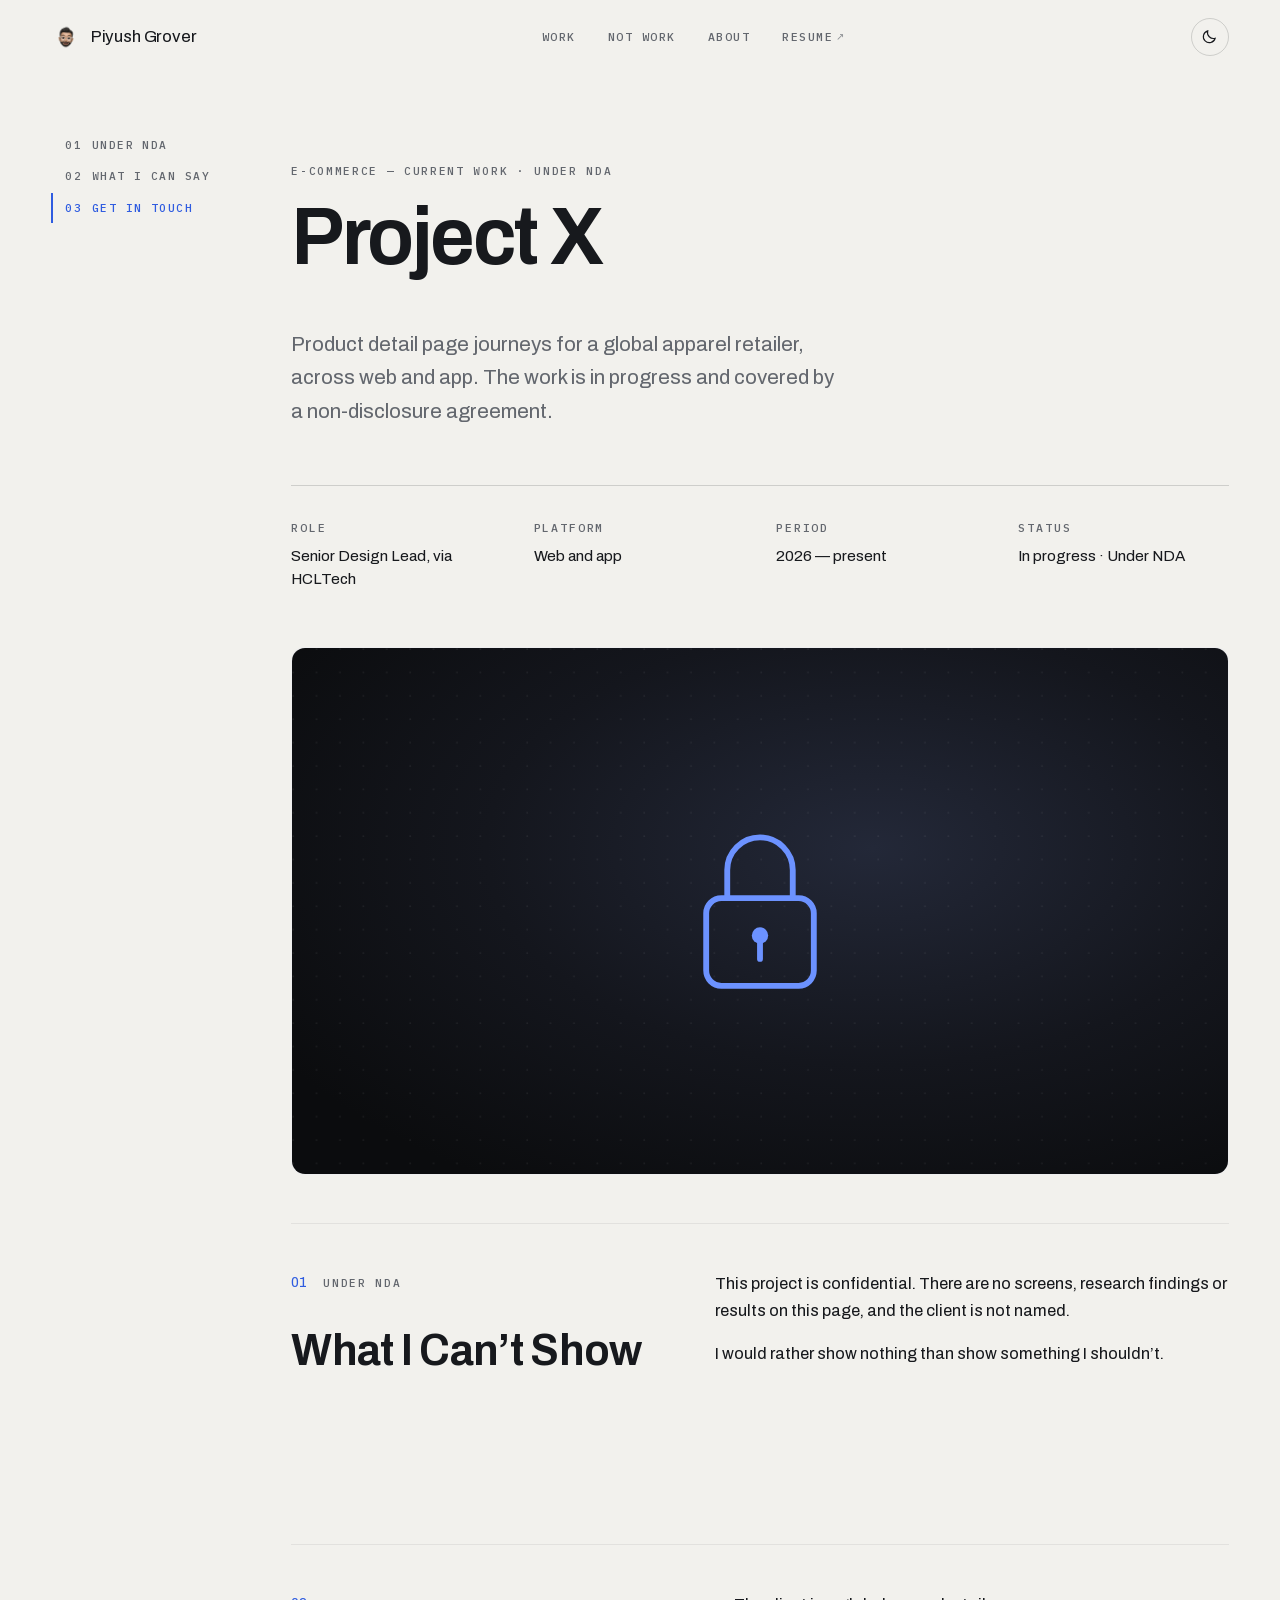
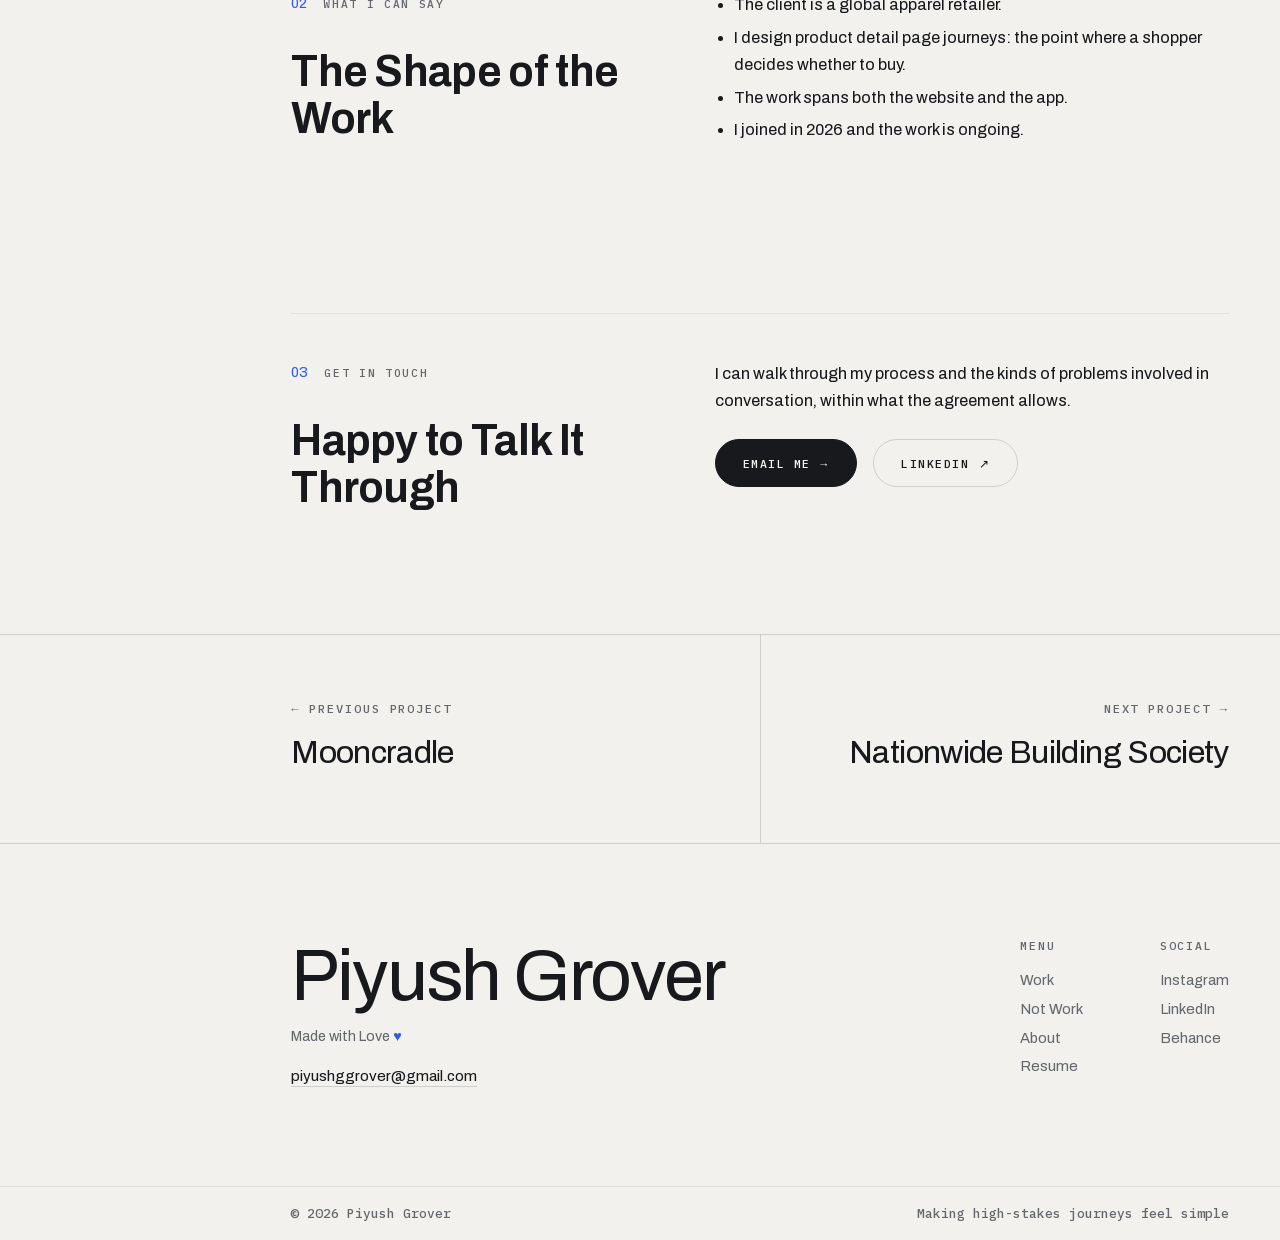
<file: project-x.html>
<!DOCTYPE html>
<html lang="en" class="no-js" data-theme="dark">
<head>
  <meta charset="utf-8">
  <meta name="viewport" content="width=device-width, initial-scale=1">
  <title>Project X | Piyush Grover — Portfolio</title>
  <meta name="description" content="Project X: product detail page journeys for a global apparel retailer, across web and app. Current work, under NDA.">
  <link rel="canonical" href="https://piyushgrover.com/project-x.html">
  <meta name="author" content="Piyush Grover">
  <meta name="theme-color" content="#0b0c0e" media="(prefers-color-scheme: dark)">
  <meta name="theme-color" content="#f2f1ed" media="(prefers-color-scheme: light)">
  <meta property="og:type" content="article">
  <meta property="og:site_name" content="Piyush Grover">
  <meta property="og:locale" content="en_GB">
  <meta property="og:url" content="https://piyushgrover.com/project-x.html">
  <meta property="og:title" content="Project X | Piyush Grover — Portfolio">
  <meta property="og:description" content="Project X: product detail page journeys for a global apparel retailer, across web and app. Current work, under NDA.">
  <meta property="og:image" content="https://piyushgrover.com/img/og/og-default.jpg">
  <meta property="og:image:width" content="1200">
  <meta property="og:image:height" content="630">
  <meta property="og:image:alt" content="Project X | Piyush Grover — Portfolio">
  <meta name="twitter:card" content="summary_large_image">
  <meta name="twitter:title" content="Project X | Piyush Grover — Portfolio">
  <meta name="twitter:description" content="Project X: product detail page journeys for a global apparel retailer, across web and app. Current work, under NDA.">
  <meta name="twitter:image" content="https://piyushgrover.com/img/og/og-default.jpg">
  <link rel="icon" href="img/shared/Memoji1.png">
  <link rel="preload" href="fonts/Archivo-var.woff2" as="font" type="font/woff2" crossorigin>
  <link rel="preload" href="fonts/PlexMono-500.woff2" as="font" type="font/woff2" crossorigin>
  <script type="application/ld+json">
{
    "@context": "https://schema.org",
    "@graph": [
      {
        "@type": "CreativeWork",
        "@id": "https://piyushgrover.com/project-x.html#work",
        "name": "Project X",
        "url": "https://piyushgrover.com/project-x.html",
        "description": "Project X: product detail page journeys for a global apparel retailer, across web and app. Current work, under NDA.",
        "image": "https://piyushgrover.com/img/og/og-default.jpg",
        "creator": {
          "@id": "https://piyushgrover.com/#piyush"
        },
        "author": {
          "@id": "https://piyushgrover.com/#piyush"
        },
        "inLanguage": "en-GB",
        "isPartOf": {
          "@id": "https://piyushgrover.com/#website"
        },
        "genre": "Product design case study"
      },
      {
        "@type": "Person",
        "@id": "https://piyushgrover.com/#piyush",
        "name": "Piyush Grover",
        "alternateName": "Piyush Grover — Product Designer",
        "jobTitle": "Senior Product Designer",
        "description": "Senior Product Designer with 8 years of experience across banking, e-commerce and enterprise products.",
        "url": "https://piyushgrover.com/",
        "image": "https://piyushgrover.com/img/about/IMG_5889_HEIC.jpg",
        "email": "mailto:piyushggrover@gmail.com",
        "knowsAbout": [
          "Product Design",
          "Interaction Design",
          "User Experience Design",
          "Design Systems",
          "Mobile Banking",
          "Fintech",
          "Enterprise Software",
          "iOS App Design"
        ],
        "sameAs": [
          "https://www.linkedin.com/in/piyushgroverdzn/",
          "https://www.instagram.com/piyushgrover_/",
          "https://www.behance.net/piyushgrover"
        ]
      }
    ]
  }
  </script>
  <link rel="stylesheet" href="css/main.css?v=20261118">
  <script>
    (function () {
      var t; try { t = localStorage.getItem('theme'); } catch (e) {}
      if (!t) t = matchMedia('(prefers-color-scheme: light)').matches ? 'light' : 'dark';
      document.documentElement.setAttribute('data-theme', t);
      document.documentElement.classList.remove('no-js');
    })();
  </script>
</head>
<body class="has-rail">
  <a class="skip-link" href="#main">Skip to content</a>
  <div class="page-curtain"></div>

  <header class="site-head">
    <a class="brand" href="index.html"><img src="img/shared/Memoji1.png" alt="" width="30" height="30">Piyush Grover</a>
    <nav class="nav-links" aria-label="Primary">
      <a href="index.html">Work</a>
      <a href="playground.html">Not Work</a>
      <a href="about.html">About</a>
      <a href="https://drive.google.com/file/d/1vDVqLGHgpKwDwfTiEPsyBbgJAzj7WTcD/view" target="_blank" rel="noopener">Resume <span class="ext" aria-hidden="true">↗</span></a>
    </nav>
    <div class="head-actions">
      <button class="theme-toggle" aria-label="Toggle light/dark theme">
        <svg class="icon-sun" viewBox="0 0 24 24" aria-hidden="true"><circle cx="12" cy="12" r="4.5"/><path d="M12 2v2.5M12 19.5V22M2 12h2.5M19.5 12H22M4.5 4.5l1.8 1.8M17.7 17.7l1.8 1.8M19.5 4.5l-1.8 1.8M6.3 17.7l-1.8 1.8"/></svg>
        <svg class="icon-moon" viewBox="0 0 24 24" aria-hidden="true"><path d="M20 14.5A8.5 8.5 0 0 1 9.5 4a8.5 8.5 0 1 0 10.5 10.5Z"/></svg>
      </button>
      <button class="menu-btn" aria-label="Menu" aria-expanded="false"><span></span></button>
    </div>
  </header>
  <nav class="menu-overlay" aria-label="Mobile">
    <a class="menu-link" href="index.html">Work <small>01</small></a>
    <a class="menu-link" href="playground.html">Not Work <small>02</small></a>
    <a class="menu-link" href="about.html">About <small>03</small></a>
    <a class="menu-link" href="https://drive.google.com/file/d/1vDVqLGHgpKwDwfTiEPsyBbgJAzj7WTcD/view" target="_blank" rel="noopener">Resume <small>04</small></a>
    <div class="menu-socials">
      <a href="https://www.instagram.com/piyushgrover_/" target="_blank" rel="noopener">Instagram</a>
      <a href="https://www.linkedin.com/in/piyushgroverdzn/" target="_blank" rel="noopener">LinkedIn</a>
      <a href="https://www.behance.net/piyushgrover" target="_blank" rel="noopener">Behance</a>
    </div>
  </nav>

  <main id="main" tabindex="-1">
  <nav class="cs-rail" aria-label="Chapters">
      <a href="#nda"><span class="idx">01</span> Under NDA</a>
      <a href="#can-say"><span class="idx">02</span> What I Can Say</a>
      <a href="#talk"><span class="idx">03</span> Get in Touch</a>
  </nav>
    <section class="cs-hero">
      <div class="wrap">
        <p class="eyebrow" data-reveal>E-commerce — Current Work · Under NDA</p>
        <h1 class="display-xl" data-reveal>Project X</h1>
        <p class="lede" data-reveal>Product detail page journeys for a global apparel retailer, across web and app. The work is in progress and covered by a non-disclosure agreement.</p>
        <dl class="meta-grid" data-reveal>
          <div><dt>Role</dt><dd>Senior Design Lead, via HCLTech</dd></div>
          <div><dt>Platform</dt><dd>Web and app</dd></div>
          <div><dt>Period</dt><dd>2026 — present</dd></div>
          <div><dt>Status</dt><dd>In progress · Under NDA</dd></div>
        </dl>
      </div>
    </section>

    <section class="wrap" data-reveal>
      <figure class="fig" style="margin:0;">
        <img src="img/project-x/cover.svg" width="1600" height="900" alt="A padlock on a dark background, standing in for work that cannot be shown" fetchpriority="high">
      </figure>
    </section>

    <section class="cs-section" id="nda">
      <div class="wrap">
        <div class="cs-cols">
          <div data-reveal>
            <div class="cs-label"><span class="idx">01</span><span class="eyebrow" style="margin:0;">Under NDA</span></div>
            <h2>What I Can’t Show</h2>
          </div>
          <div class="cs-prose" data-reveal data-reveal-delay="0.1">
            <p>This project is confidential. There are no screens, research findings or results on this page, and the client is not named.</p>
            <p>I would rather show nothing than show something I shouldn’t.</p>
          </div>
        </div>
      </div>
    </section>

    <section class="cs-section" id="can-say">
      <div class="wrap">
        <div class="cs-cols">
          <div data-reveal>
            <div class="cs-label"><span class="idx">02</span><span class="eyebrow" style="margin:0;">What I Can Say</span></div>
            <h2>The Shape of the Work</h2>
          </div>
          <div class="cs-prose" data-reveal data-reveal-delay="0.1">
            <ul>
              <li>The client is a global apparel retailer.</li>
              <li>I design product detail page journeys: the point where a shopper decides whether to buy.</li>
              <li>The work spans both the website and the app.</li>
              <li>I joined in 2026 and the work is ongoing.</li>
            </ul>
          </div>
        </div>
      </div>
    </section>

    <section class="cs-section" id="talk">
      <div class="wrap">
        <div class="cs-cols">
          <div data-reveal>
            <div class="cs-label"><span class="idx">03</span><span class="eyebrow" style="margin:0;">Get in Touch</span></div>
            <h2>Happy to Talk It Through</h2>
          </div>
          <div class="cs-prose" data-reveal data-reveal-delay="0.1">
            <p>I can walk through my process and the kinds of problems involved in conversation, within what the agreement allows.</p>
            <div class="hero-cta-row" style="margin-top:1.5rem;">
              <a class="btn btn-solid" href="mailto:piyushggrover@gmail.com">Email me <span class="arr">→</span></a>
              <a class="btn btn-ghost" href="https://www.linkedin.com/in/piyushgroverdzn/" target="_blank" rel="noopener">LinkedIn <span class="arr">↗</span></a>
            </div>
          </div>
        </div>
      </div>
    </section>
  </main>

  <nav class="pn-nav" aria-label="Project navigation">
    <a href="mooncradle.html">
      <span class="pn-dir">← Previous Project</span>
      <span class="pn-title">Mooncradle</span>
    </a>
    <a href="nbs.html">
      <span class="pn-dir">Next Project →</span>
      <span class="pn-title">Nationwide Building Society</span>
    </a>
  </nav>

  <footer class="site-foot" style="margin-top:0;">
    <div class="wrap foot-top">
      <div data-reveal>
        <div class="foot-name">Piyush Grover</div>
        <p class="foot-made">Made with Love <span class="heart" aria-hidden="true">&#9829;</span></p>
        <p class="foot-mail"><a href="mailto:piyushggrover@gmail.com">piyushggrover@gmail.com</a></p>
      </div>
      <div class="foot-cols" data-reveal>
        <div>
          <h2 class="foot-col-title">Menu</h2>
          <ul>
            <li><a href="index.html">Work</a></li>
            <li><a href="playground.html">Not Work</a></li>
            <li><a href="about.html">About</a></li>
            <li><a href="https://drive.google.com/file/d/1vDVqLGHgpKwDwfTiEPsyBbgJAzj7WTcD/view" target="_blank" rel="noopener">Resume</a></li>
          </ul>
        </div>
        <div>
          <h2 class="foot-col-title">Social</h2>
          <ul>
            <li><a href="https://www.instagram.com/piyushgrover_/" target="_blank" rel="noopener">Instagram</a></li>
            <li><a href="https://www.linkedin.com/in/piyushgroverdzn/" target="_blank" rel="noopener">LinkedIn</a></li>
            <li><a href="https://www.behance.net/piyushgrover" target="_blank" rel="noopener">Behance</a></li>
          </ul>
        </div>
      </div>
    </div>
    <div class="wrap foot-bottom">
      <span>© <span data-year></span> Piyush Grover</span>
      <span>Making high-stakes journeys feel simple</span>
    </div>
  </footer>

  <script src="vendor/gsap.min.js"></script>
  <script src="vendor/ScrollTrigger.min.js"></script>
  <script src="js/main.js?v=20261117"></script>
  <script src="js/interactions.js?v=20261117"></script>
  <script src="js/eggs.js?v=20261117"></script>
  <script data-goatcounter="https://hexdzn.goatcounter.com/count" async src="//gc.zgo.at/count.js"></script>
</body>
</html>
</file>
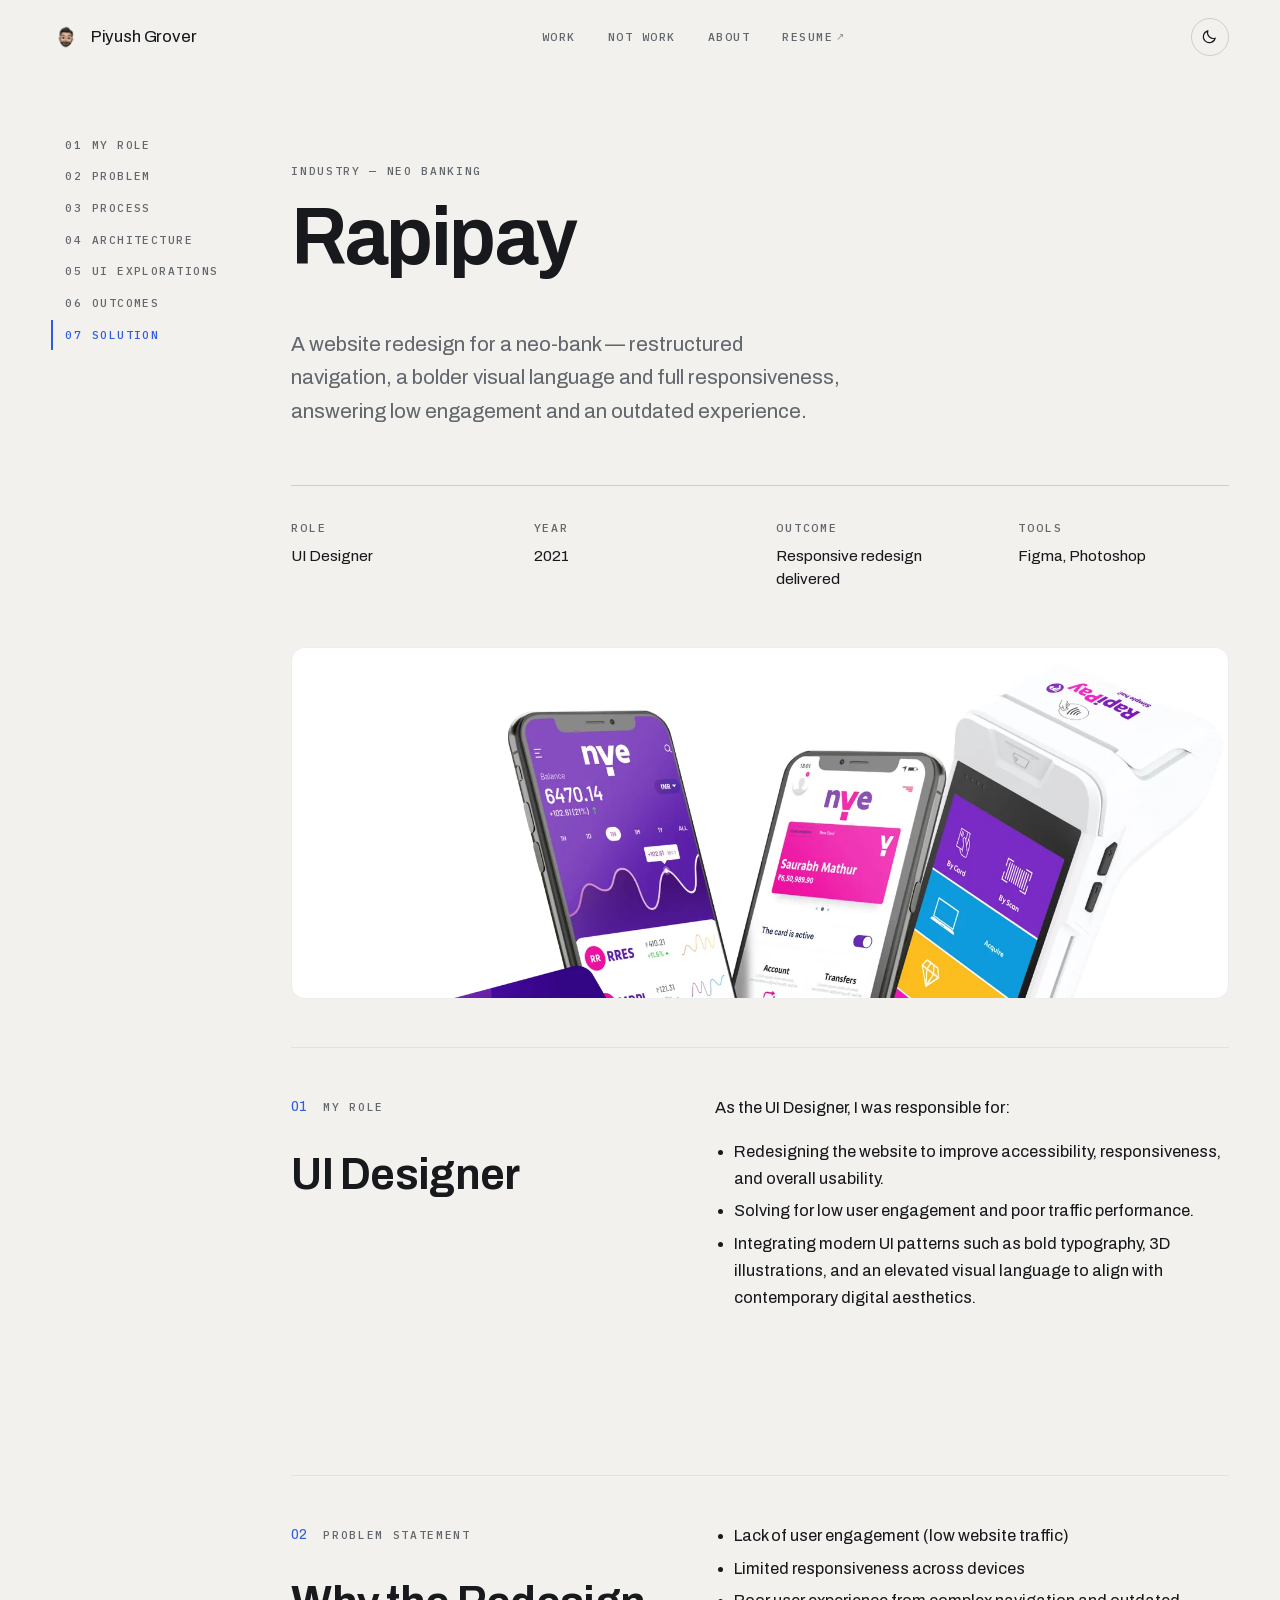
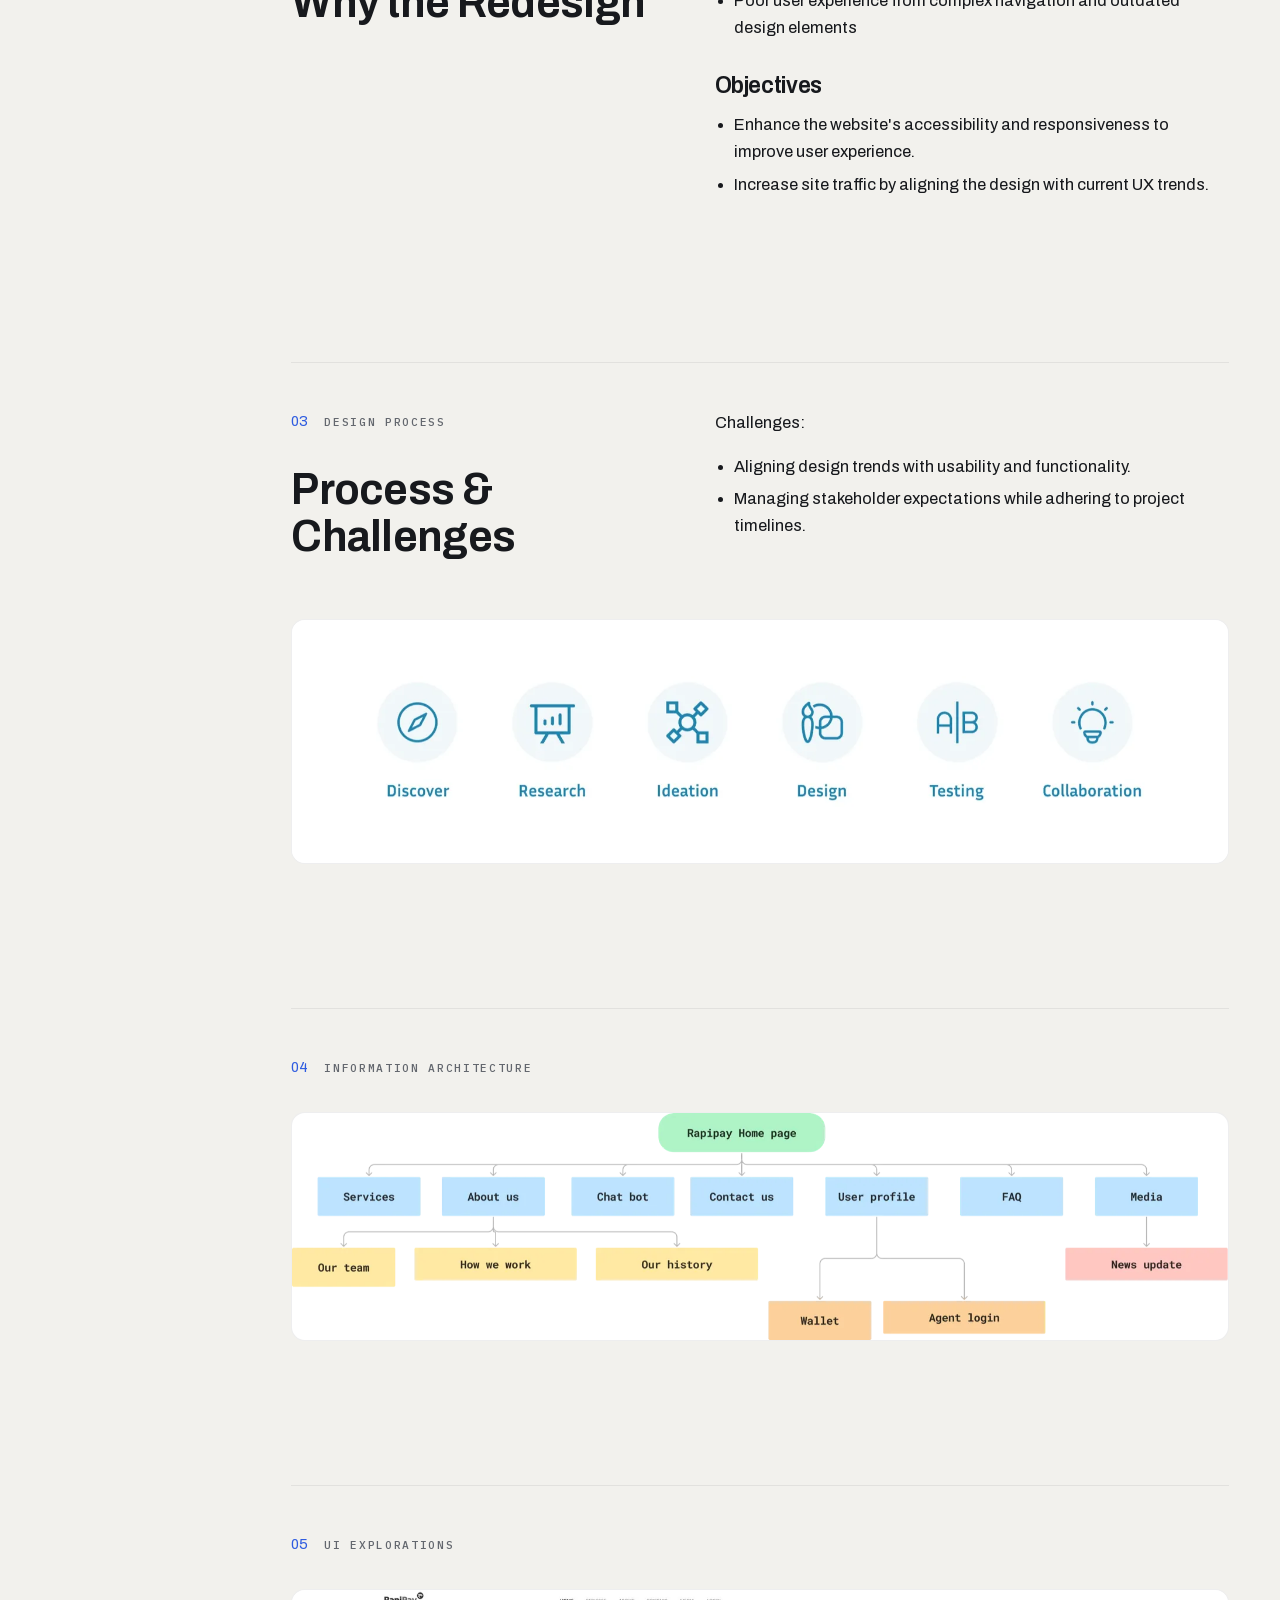
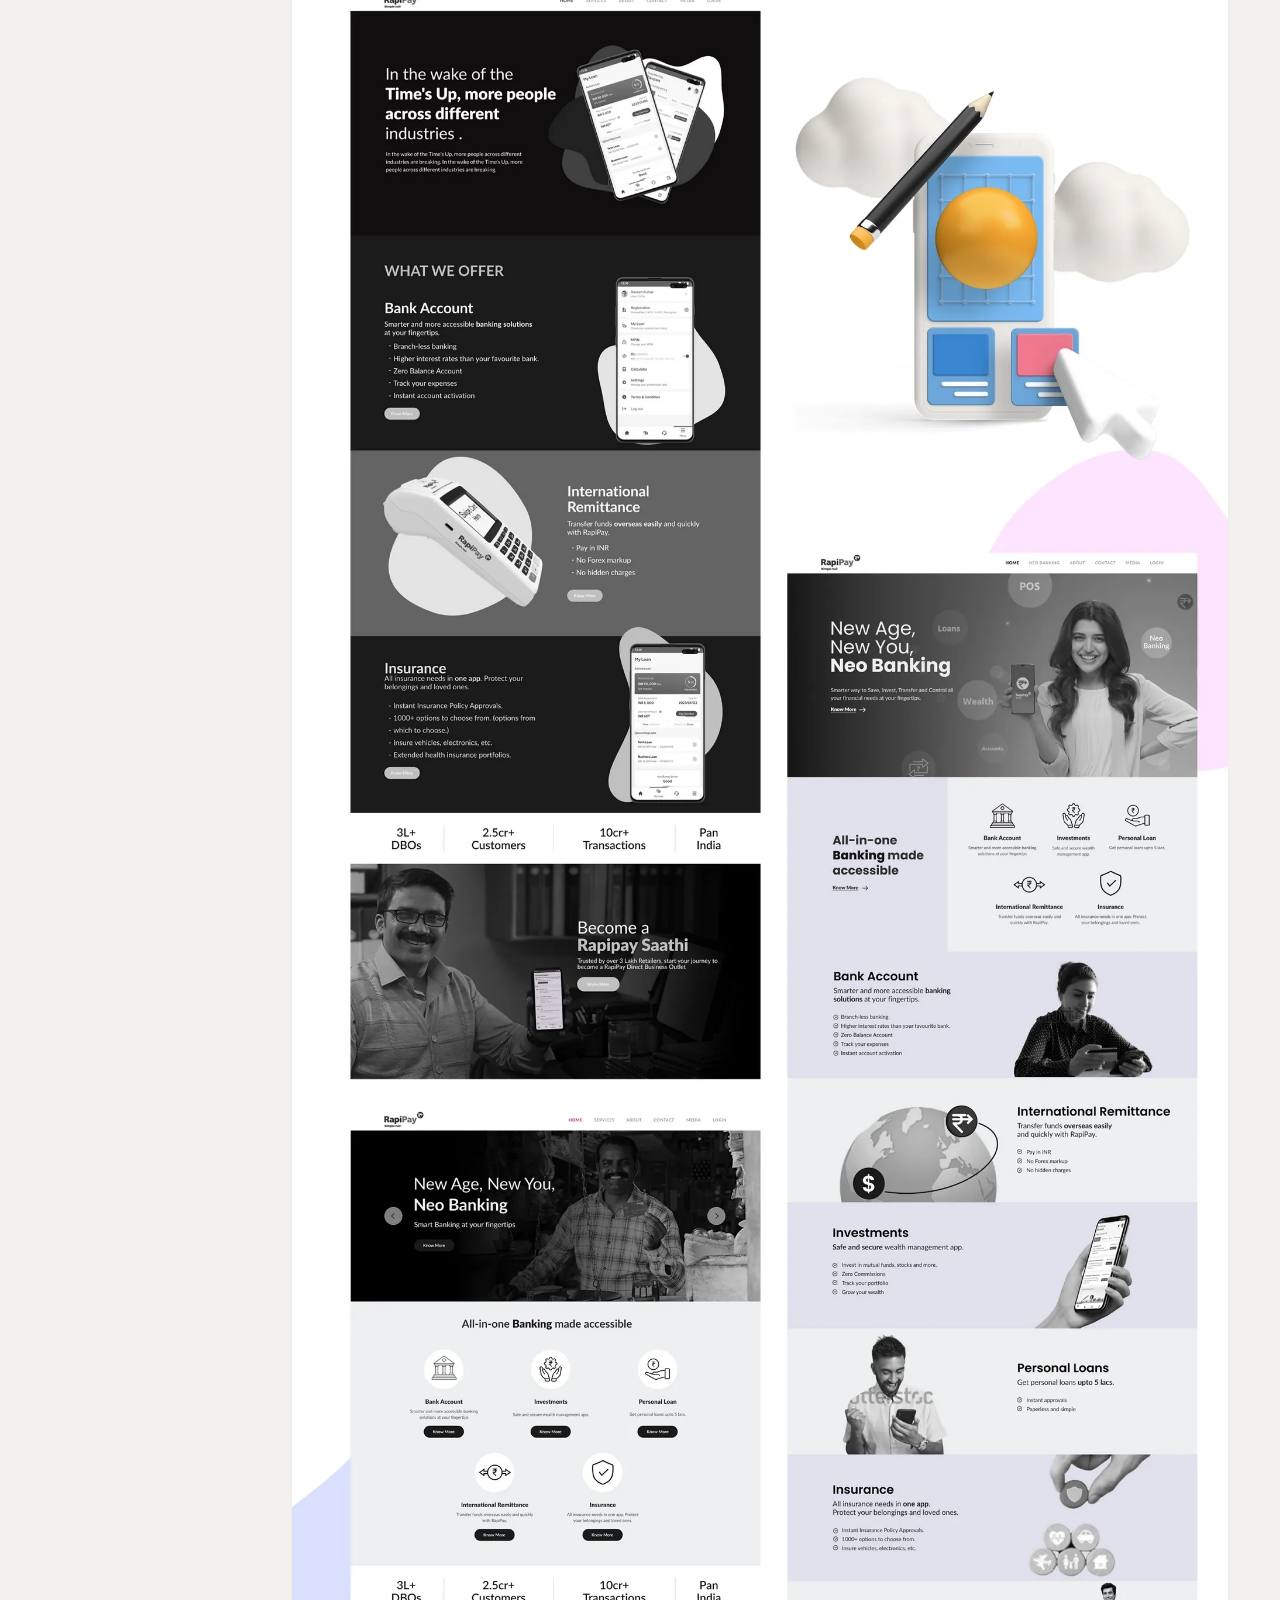
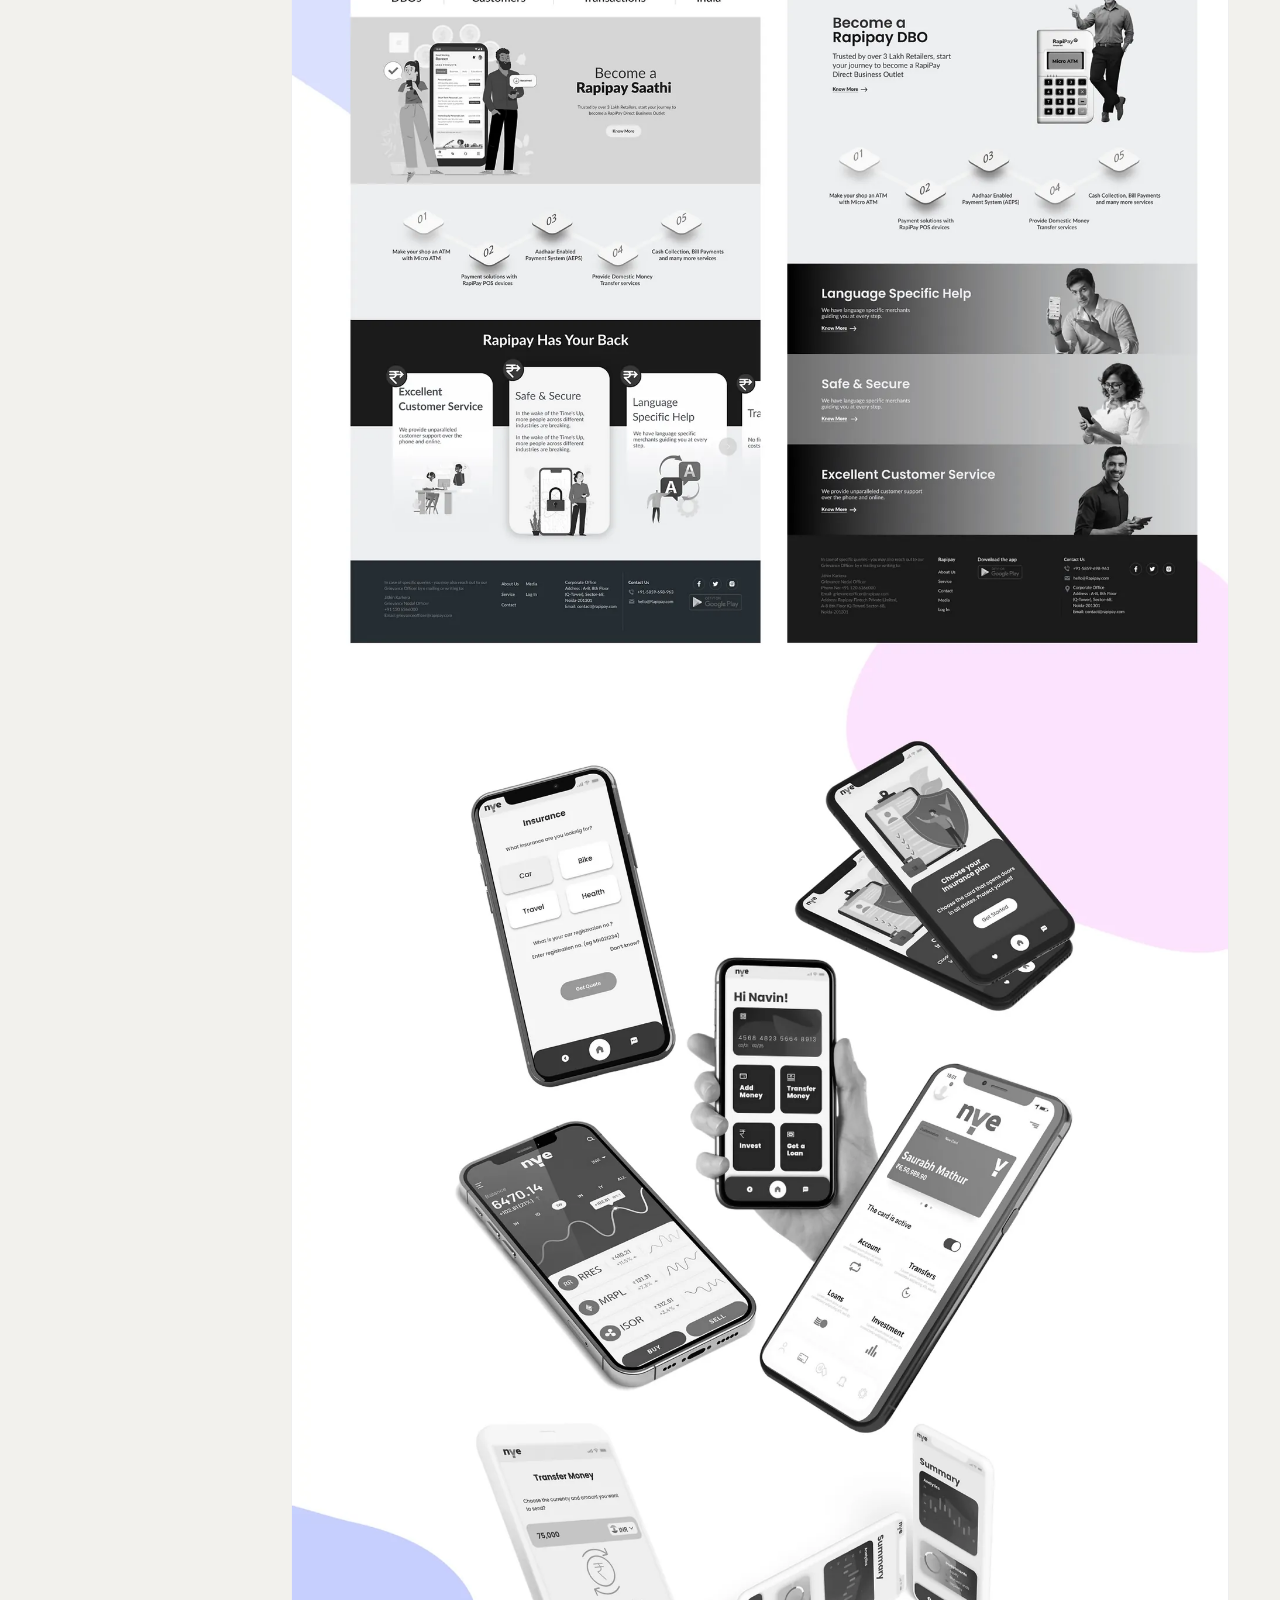
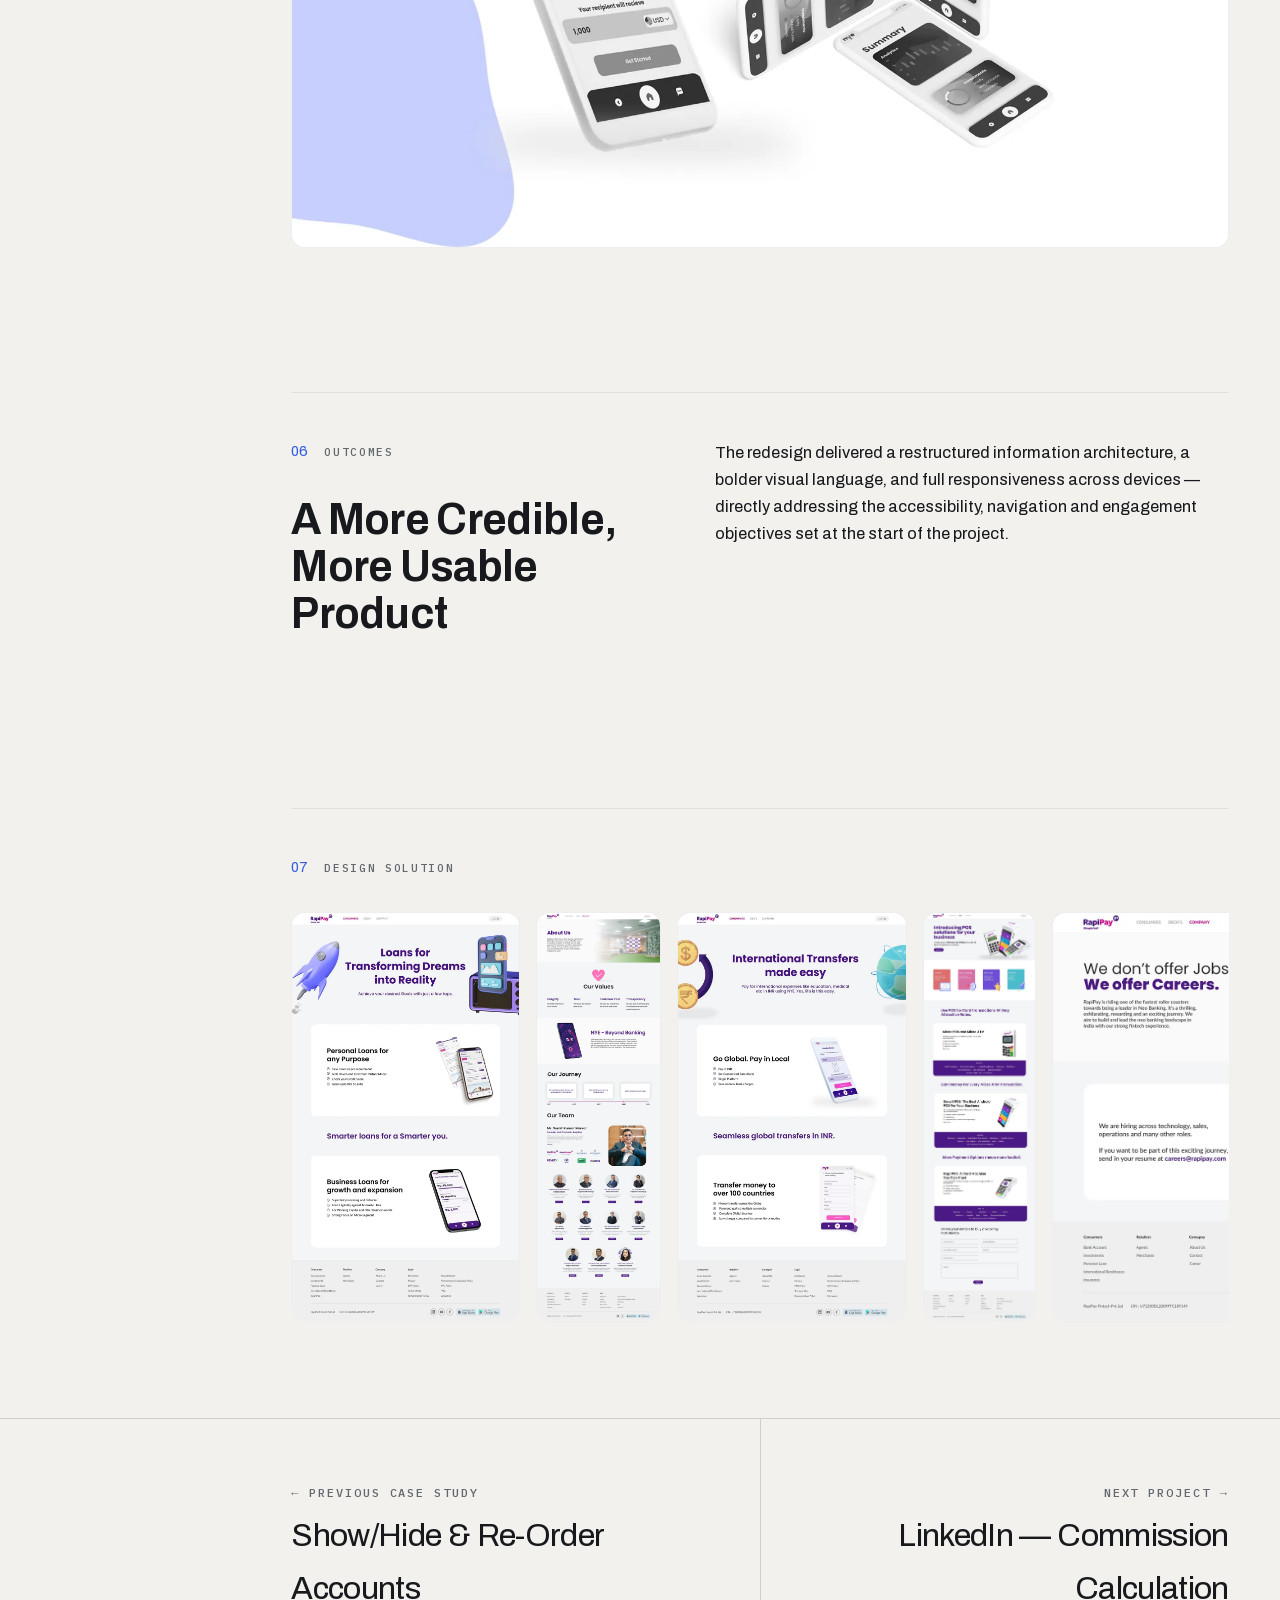
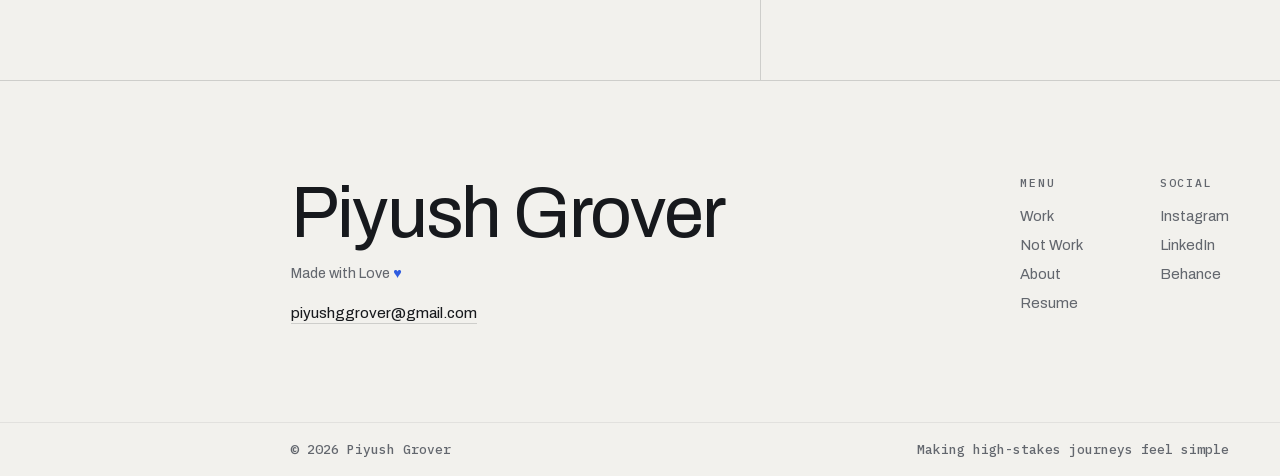
<file: rapipay.html>
<!DOCTYPE html>
<html lang="en" class="no-js" data-theme="dark">
<head>
  <meta charset="utf-8">
  <meta name="viewport" content="width=device-width, initial-scale=1">
  <title>Rapipay | Piyush Grover — Portfolio</title>
  <meta name="description" content="Rapipay neo-banking website redesign — accessibility, responsiveness and a contemporary visual language.">
  <link rel="canonical" href="https://piyushgrover.com/rapipay.html">
  <meta name="author" content="Piyush Grover">
  <meta name="theme-color" content="#0b0c0e" media="(prefers-color-scheme: dark)">
  <meta name="theme-color" content="#f2f1ed" media="(prefers-color-scheme: light)">
  <meta property="og:type" content="article">
  <meta property="og:site_name" content="Piyush Grover">
  <meta property="og:locale" content="en_GB">
  <meta property="og:url" content="https://piyushgrover.com/rapipay.html">
  <meta property="og:title" content="Rapipay | Piyush Grover — Portfolio">
  <meta property="og:description" content="Rapipay neo-banking website redesign — accessibility, responsiveness and a contemporary visual language.">
  <meta property="og:image" content="https://piyushgrover.com/img/og/og-rapipay.jpg">
  <meta property="og:image:width" content="1200">
  <meta property="og:image:height" content="630">
  <meta property="og:image:alt" content="Rapipay | Piyush Grover — Portfolio">
  <meta name="twitter:card" content="summary_large_image">
  <meta name="twitter:title" content="Rapipay | Piyush Grover — Portfolio">
  <meta name="twitter:description" content="Rapipay neo-banking website redesign — accessibility, responsiveness and a contemporary visual language.">
  <meta name="twitter:image" content="https://piyushgrover.com/img/og/og-rapipay.jpg">
  <link rel="icon" href="img/shared/Memoji1.png">
  <link rel="preload" href="fonts/Archivo-var.woff2" as="font" type="font/woff2" crossorigin>
  <link rel="preload" href="fonts/PlexMono-500.woff2" as="font" type="font/woff2" crossorigin>
  <script type="application/ld+json">
{
    "@context": "https://schema.org",
    "@graph": [
      {
        "@type": "CreativeWork",
        "@id": "https://piyushgrover.com/rapipay.html#work",
        "name": "Rapipay — Neo Banking Website Redesign",
        "url": "https://piyushgrover.com/rapipay.html",
        "description": "Rapipay neo-banking website redesign — accessibility, responsiveness and a contemporary visual language.",
        "image": "https://piyushgrover.com/img/og/og-rapipay.jpg",
        "creator": {
          "@id": "https://piyushgrover.com/#piyush"
        },
        "author": {
          "@id": "https://piyushgrover.com/#piyush"
        },
        "inLanguage": "en-GB",
        "isPartOf": {
          "@id": "https://piyushgrover.com/#website"
        },
        "genre": "Product design case study"
      },
      {
        "@type": "Person",
        "@id": "https://piyushgrover.com/#piyush",
        "name": "Piyush Grover",
        "alternateName": "Piyush Grover — Product Designer",
        "jobTitle": "Senior Product Designer",
        "description": "Senior Product Designer with 8 years of experience across banking, e-commerce and enterprise products.",
        "url": "https://piyushgrover.com/",
        "image": "https://piyushgrover.com/img/about/IMG_5889_HEIC.jpg",
        "email": "mailto:piyushggrover@gmail.com",
        "knowsAbout": [
          "Product Design",
          "Interaction Design",
          "User Experience Design",
          "Design Systems",
          "Mobile Banking",
          "Fintech",
          "Enterprise Software",
          "iOS App Design"
        ],
        "sameAs": [
          "https://www.linkedin.com/in/piyushgroverdzn/",
          "https://www.instagram.com/piyushgrover_/",
          "https://www.behance.net/piyushgrover"
        ]
      }
    ]
  }
  </script>
  <link rel="stylesheet" href="css/main.css?v=20261118">
  <script>
    (function () {
      var t; try { t = localStorage.getItem('theme'); } catch (e) {}
      if (!t) t = matchMedia('(prefers-color-scheme: light)').matches ? 'light' : 'dark';
      document.documentElement.setAttribute('data-theme', t);
      document.documentElement.classList.remove('no-js');
    })();
  </script>
</head>
<body class="has-rail">
  <a class="skip-link" href="#main">Skip to content</a>
  <div class="page-curtain"></div>

  <header class="site-head">
    <a class="brand" href="index.html"><img src="img/shared/Memoji1.png" alt="" width="30" height="30">Piyush Grover</a>
    <nav class="nav-links" aria-label="Primary">
      <a href="index.html">Work</a>
      <a href="playground.html">Not Work</a>
      <a href="about.html">About</a>
      <a href="https://drive.google.com/file/d/1vDVqLGHgpKwDwfTiEPsyBbgJAzj7WTcD/view" target="_blank" rel="noopener">Resume <span class="ext" aria-hidden="true">↗</span></a>
    </nav>
    <div class="head-actions">
      <button class="theme-toggle" aria-label="Toggle light/dark theme">
        <svg class="icon-sun" viewBox="0 0 24 24" aria-hidden="true"><circle cx="12" cy="12" r="4.5"/><path d="M12 2v2.5M12 19.5V22M2 12h2.5M19.5 12H22M4.5 4.5l1.8 1.8M17.7 17.7l1.8 1.8M19.5 4.5l-1.8 1.8M6.3 17.7l-1.8 1.8"/></svg>
        <svg class="icon-moon" viewBox="0 0 24 24" aria-hidden="true"><path d="M20 14.5A8.5 8.5 0 0 1 9.5 4a8.5 8.5 0 1 0 10.5 10.5Z"/></svg>
      </button>
      <button class="menu-btn" aria-label="Menu" aria-expanded="false"><span></span></button>
    </div>
  </header>
  <nav class="menu-overlay" aria-label="Mobile">
    <a class="menu-link" href="index.html">Work <small>01</small></a>
    <a class="menu-link" href="playground.html">Not Work <small>02</small></a>
    <a class="menu-link" href="about.html">About <small>03</small></a>
    <a class="menu-link" href="https://drive.google.com/file/d/1vDVqLGHgpKwDwfTiEPsyBbgJAzj7WTcD/view" target="_blank" rel="noopener">Resume <small>04</small></a>
    <div class="menu-socials">
      <a href="https://www.instagram.com/piyushgrover_/" target="_blank" rel="noopener">Instagram</a>
      <a href="https://www.linkedin.com/in/piyushgroverdzn/" target="_blank" rel="noopener">LinkedIn</a>
      <a href="https://www.behance.net/piyushgrover" target="_blank" rel="noopener">Behance</a>
    </div>
  </nav>

  <main id="main" tabindex="-1">
  <nav class="cs-rail" aria-label="Chapters">
      <a href="#role"><span class="idx">01</span> My Role</a>
      <a href="#problem"><span class="idx">02</span> Problem</a>
      <a href="#process"><span class="idx">03</span> Process</a>
      <a href="#architecture"><span class="idx">04</span> Architecture</a>
      <a href="#ui"><span class="idx">05</span> UI Explorations</a>
      <a href="#outcomes"><span class="idx">06</span> Outcomes</a>
      <a href="#solution"><span class="idx">07</span> Solution</a>
  </nav>
    <section class="cs-hero">
      <div class="wrap">
        <p class="eyebrow" data-reveal>Industry — Neo Banking</p>
        <h1 class="display-xl" data-reveal>Rapipay</h1>
        <p class="lede" data-reveal>A website redesign for a neo-bank — restructured navigation, a bolder visual language and full responsiveness, answering low engagement and an outdated experience.</p>
        <dl class="meta-grid" data-reveal>
          <div><dt>Role</dt><dd>UI Designer</dd></div>
          <div><dt>Year</dt><dd>2021</dd></div>
          <div><dt>Outcome</dt><dd>Responsive redesign delivered</dd></div>
          <div><dt>Tools</dt><dd>Figma, Photoshop</dd></div>
        </dl>
      </div>
    </section>

    <section class="wrap" data-reveal>
      <figure class="fig" style="margin:0;">
        <img src="img/rapipay/Home-page-banner-1.webp" width="1600" height="600" alt="Rapipay redesigned website homepage — device mockups" fetchpriority="high">
      </figure>
    </section>

    <section class="cs-section" id="role">
      <div class="wrap">
        <div class="cs-cols">
          <div data-reveal>
            <div class="cs-label"><span class="idx">01</span><span class="eyebrow" style="margin:0;">My Role</span></div>
            <h2>UI Designer</h2>
          </div>
          <div class="cs-prose" data-reveal data-reveal-delay="0.1">
            <p>As the UI Designer, I was responsible for:</p>
            <ul>
              <li>Redesigning the website to improve accessibility, responsiveness, and overall usability.</li>
              <li>Solving for low user engagement and poor traffic performance.</li>
              <li>Integrating modern UI patterns such as bold typography, 3D illustrations, and an elevated visual language to align with contemporary digital aesthetics.</li>
            </ul>
          </div>
        </div>
      </div>
    </section>

    <section class="cs-section" id="problem">
      <div class="wrap">
        <div class="cs-cols">
          <div data-reveal>
            <div class="cs-label"><span class="idx">02</span><span class="eyebrow" style="margin:0;">Problem Statement</span></div>
            <h2>Why the Redesign</h2>
          </div>
          <div class="cs-prose" data-reveal data-reveal-delay="0.1">
            <ul>
              <li>Lack of user engagement (low website traffic)</li>
              <li>Limited responsiveness across devices</li>
              <li>Poor user experience from complex navigation and outdated design elements</li>
            </ul>
            <h3>Objectives</h3>
            <ul>
              <li>Enhance the website's accessibility and responsiveness to improve user experience.</li>
              <li>Increase site traffic by aligning the design with current UX trends.</li>
            </ul>
          </div>
        </div>
      </div>
    </section>

    <section class="cs-section" id="process">
      <div class="wrap">
        <div class="cs-cols">
          <div data-reveal>
            <div class="cs-label"><span class="idx">03</span><span class="eyebrow" style="margin:0;">Design Process</span></div>
            <h2>Process &amp; Challenges</h2>
          </div>
          <div class="cs-prose" data-reveal data-reveal-delay="0.1">
            <p>Challenges:</p>
            <ul>
              <li>Aligning design trends with usability and functionality.</li>
              <li>Managing stakeholder expectations while adhering to project timelines.</li>
            </ul>
          </div>
        </div>
        <figure class="fig" data-reveal>
          <img src="img/rapipay/Illustration-(1).webp" width="1600" height="416" alt="Rapipay design process — Discover, Research, Ideation, Design, Testing, Collaboration" loading="lazy">
        </figure>
      </div>
    </section>

    <section class="cs-section" id="architecture">
      <div class="wrap">
        <div class="cs-label" data-reveal><span class="idx">04</span><span class="eyebrow" style="margin:0;">Information Architecture</span></div>
        <figure class="fig" data-reveal>
          <img src="img/rapipay/wolfgang-hasselmann-1ICIhK-ElJs-unsplash-edited.webp" width="1600" height="388" alt="Rapipay information architecture — site map from the home page through Services, About us, Chat bot, Contact us, User profile, FAQ and Media" loading="lazy">
        </figure>
      </div>
    </section>

    <section class="cs-section" id="ui">
      <div class="wrap">
        <div class="cs-label" data-reveal><span class="idx">05</span><span class="eyebrow" style="margin:0;">UI Explorations</span></div>
        <figure class="fig" data-reveal>
          <img src="img/rapipay/Group-1116.webp" width="1600" height="5913" alt="Rapipay UI explorations — layout and visual language studies" loading="lazy">
        </figure>
      </div>
    </section>

    <section class="cs-section" id="outcomes">
      <div class="wrap">
        <div class="cs-cols">
          <div data-reveal>
            <div class="cs-label"><span class="idx">06</span><span class="eyebrow" style="margin:0;">Outcomes</span></div>
            <h2>A More Credible, More Usable Product</h2>
          </div>
          <div class="cs-prose" data-reveal data-reveal-delay="0.1">
            <p>The redesign delivered a restructured information architecture, a bolder visual language, and full responsiveness across devices — directly addressing the accessibility, navigation and engagement objectives set at the start of the project.</p>
          </div>
        </div>
      </div>
    </section>

    <section class="cs-section" id="solution">
      <div class="wrap">
        <div class="cs-label" data-reveal><span class="idx">07</span><span class="eyebrow" style="margin:0;">Design Solution</span></div>
        <div class="filmstrip" data-reveal>
          <div class="filmstrip-track">
            <img src="img/rapipay/2nd.webp" alt="Rapipay Loans page — personal and business loan sections with app mockups" loading="lazy">
            <img src="img/rapipay/5.webp" alt="Rapipay About Us page — company values, funding timeline and leadership team" loading="lazy">
            <img src="img/rapipay/6.webp" alt="Rapipay International Transfers page — send money to over 100 countries" loading="lazy">
            <img src="img/rapipay/7.webp" alt="Rapipay POS solutions page — Micro POS, Smart POS and Rapi POS devices" loading="lazy">
            <img src="img/rapipay/8.webp" alt="Rapipay Careers page — "We don’t offer Jobs. We offer Careers."" loading="lazy">
            <img src="img/rapipay/9.webp" alt="Rapipay Consumers page — NYE neo-banking overview" loading="lazy">
            <img src="img/rapipay/2nd.webp" alt="" aria-hidden="true" loading="lazy">
            <img src="img/rapipay/5.webp" alt="" aria-hidden="true" loading="lazy">
            <img src="img/rapipay/6.webp" alt="" aria-hidden="true" loading="lazy">
            <img src="img/rapipay/7.webp" alt="" aria-hidden="true" loading="lazy">
            <img src="img/rapipay/8.webp" alt="" aria-hidden="true" loading="lazy">
            <img src="img/rapipay/9.webp" alt="" aria-hidden="true" loading="lazy">
          </div>
        </div>
      </div>
    </section>
  </main>

  <nav class="pn-nav" aria-label="Project navigation">
    <a href="nbs-show-hide.html">
      <span class="pn-dir">← Previous Case Study</span>
      <span class="pn-title">Show/Hide &amp; Re-Order Accounts</span>
    </a>
    <a href="linkedin-commission.html">
      <span class="pn-dir">Next Project →</span>
      <span class="pn-title">LinkedIn — Commission Calculation</span>
    </a>
  </nav>

  <footer class="site-foot" style="margin-top:0;">
    <div class="wrap foot-top">
      <div data-reveal>
        <div class="foot-name">Piyush Grover</div>
        <p class="foot-made">Made with Love <span class="heart" aria-hidden="true">&#9829;</span></p>
        <p class="foot-mail"><a href="mailto:piyushggrover@gmail.com">piyushggrover@gmail.com</a></p>
      </div>
      <div class="foot-cols" data-reveal>
        <div>
          <h2 class="foot-col-title">Menu</h2>
          <ul>
            <li><a href="index.html">Work</a></li>
            <li><a href="playground.html">Not Work</a></li>
            <li><a href="about.html">About</a></li>
            <li><a href="https://drive.google.com/file/d/1vDVqLGHgpKwDwfTiEPsyBbgJAzj7WTcD/view" target="_blank" rel="noopener">Resume</a></li>
          </ul>
        </div>
        <div>
          <h2 class="foot-col-title">Social</h2>
          <ul>
            <li><a href="https://www.instagram.com/piyushgrover_/" target="_blank" rel="noopener">Instagram</a></li>
            <li><a href="https://www.linkedin.com/in/piyushgroverdzn/" target="_blank" rel="noopener">LinkedIn</a></li>
            <li><a href="https://www.behance.net/piyushgrover" target="_blank" rel="noopener">Behance</a></li>
          </ul>
        </div>
      </div>
    </div>
    <div class="wrap foot-bottom">
      <span>© <span data-year></span> Piyush Grover</span>
      <span>Making high-stakes journeys feel simple</span>
    </div>
  </footer>

  <script src="vendor/gsap.min.js"></script>
  <script src="vendor/ScrollTrigger.min.js"></script>
  <script src="js/main.js?v=20261117"></script>
  <script src="js/interactions.js?v=20261117"></script>
  <script src="js/eggs.js?v=20261117"></script>
  <script data-goatcounter="https://hexdzn.goatcounter.com/count" async src="//gc.zgo.at/count.js"></script>
</body>
</html>
</file>
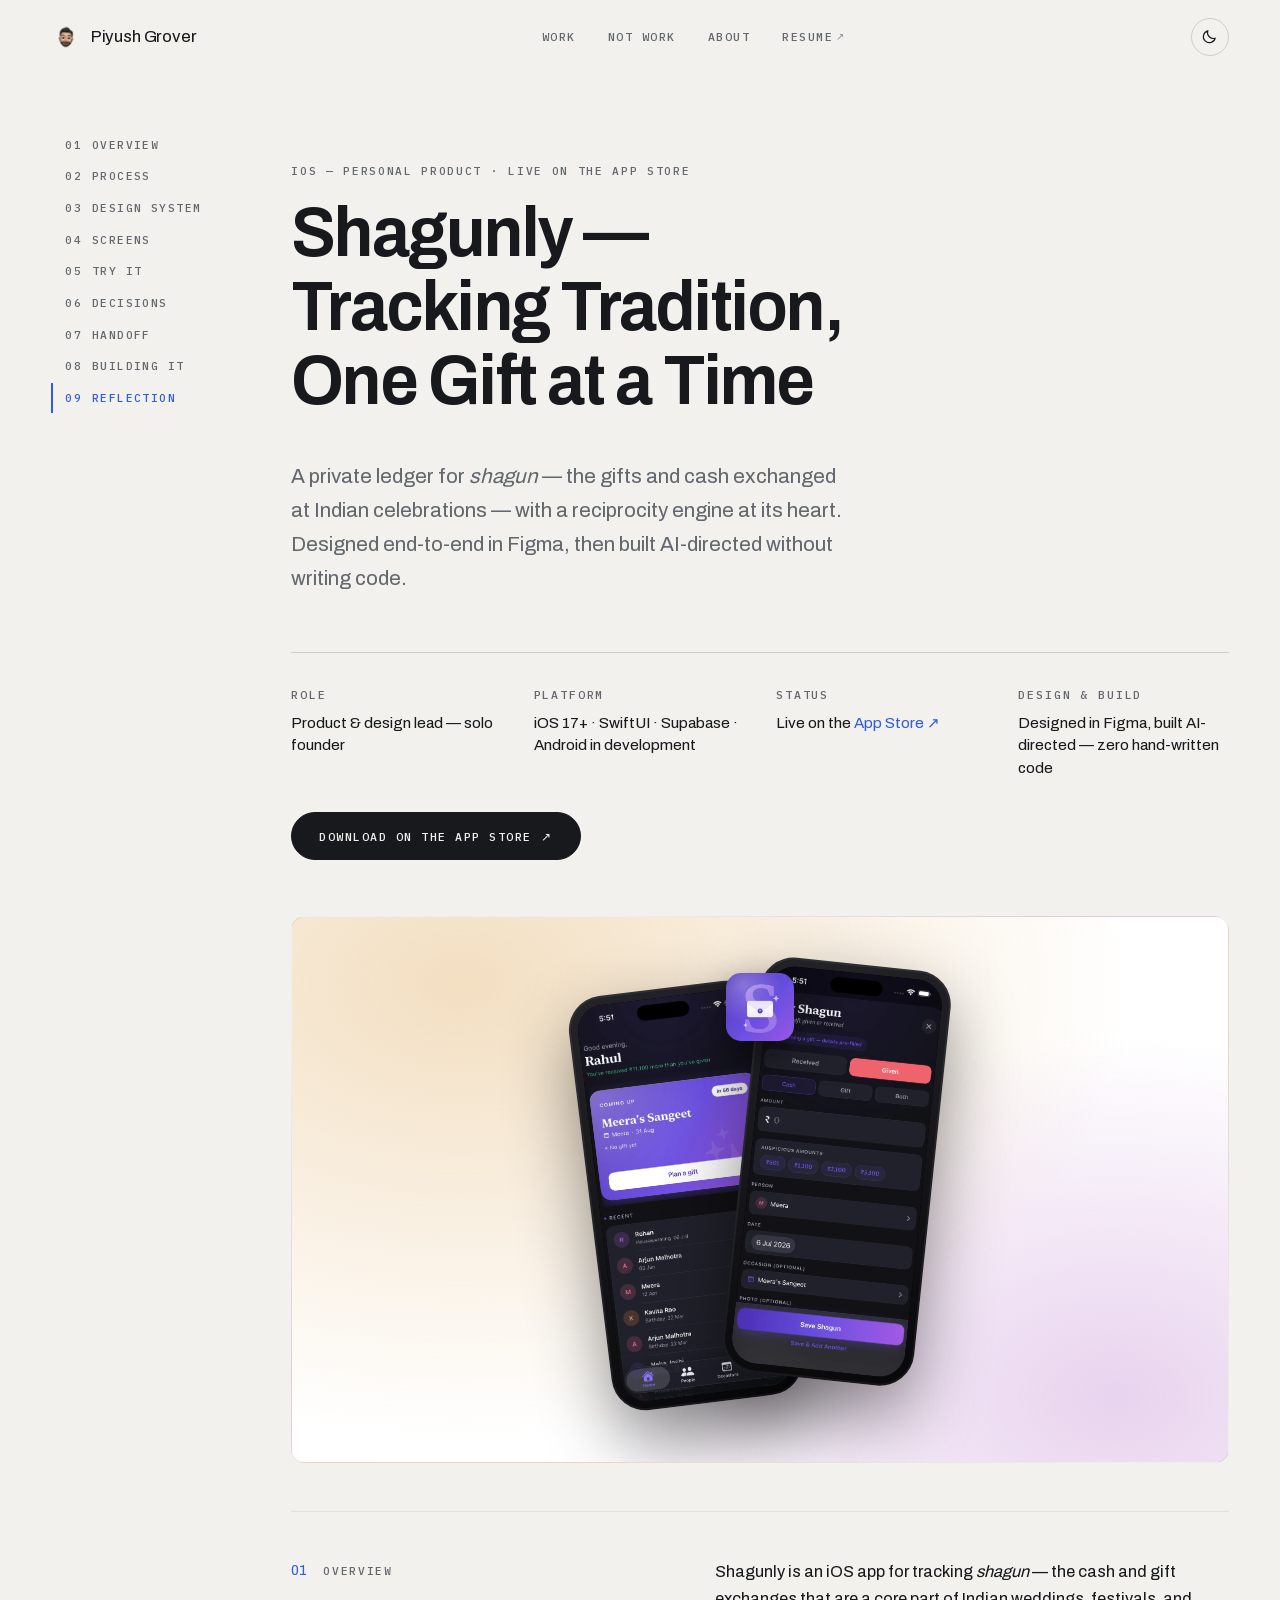
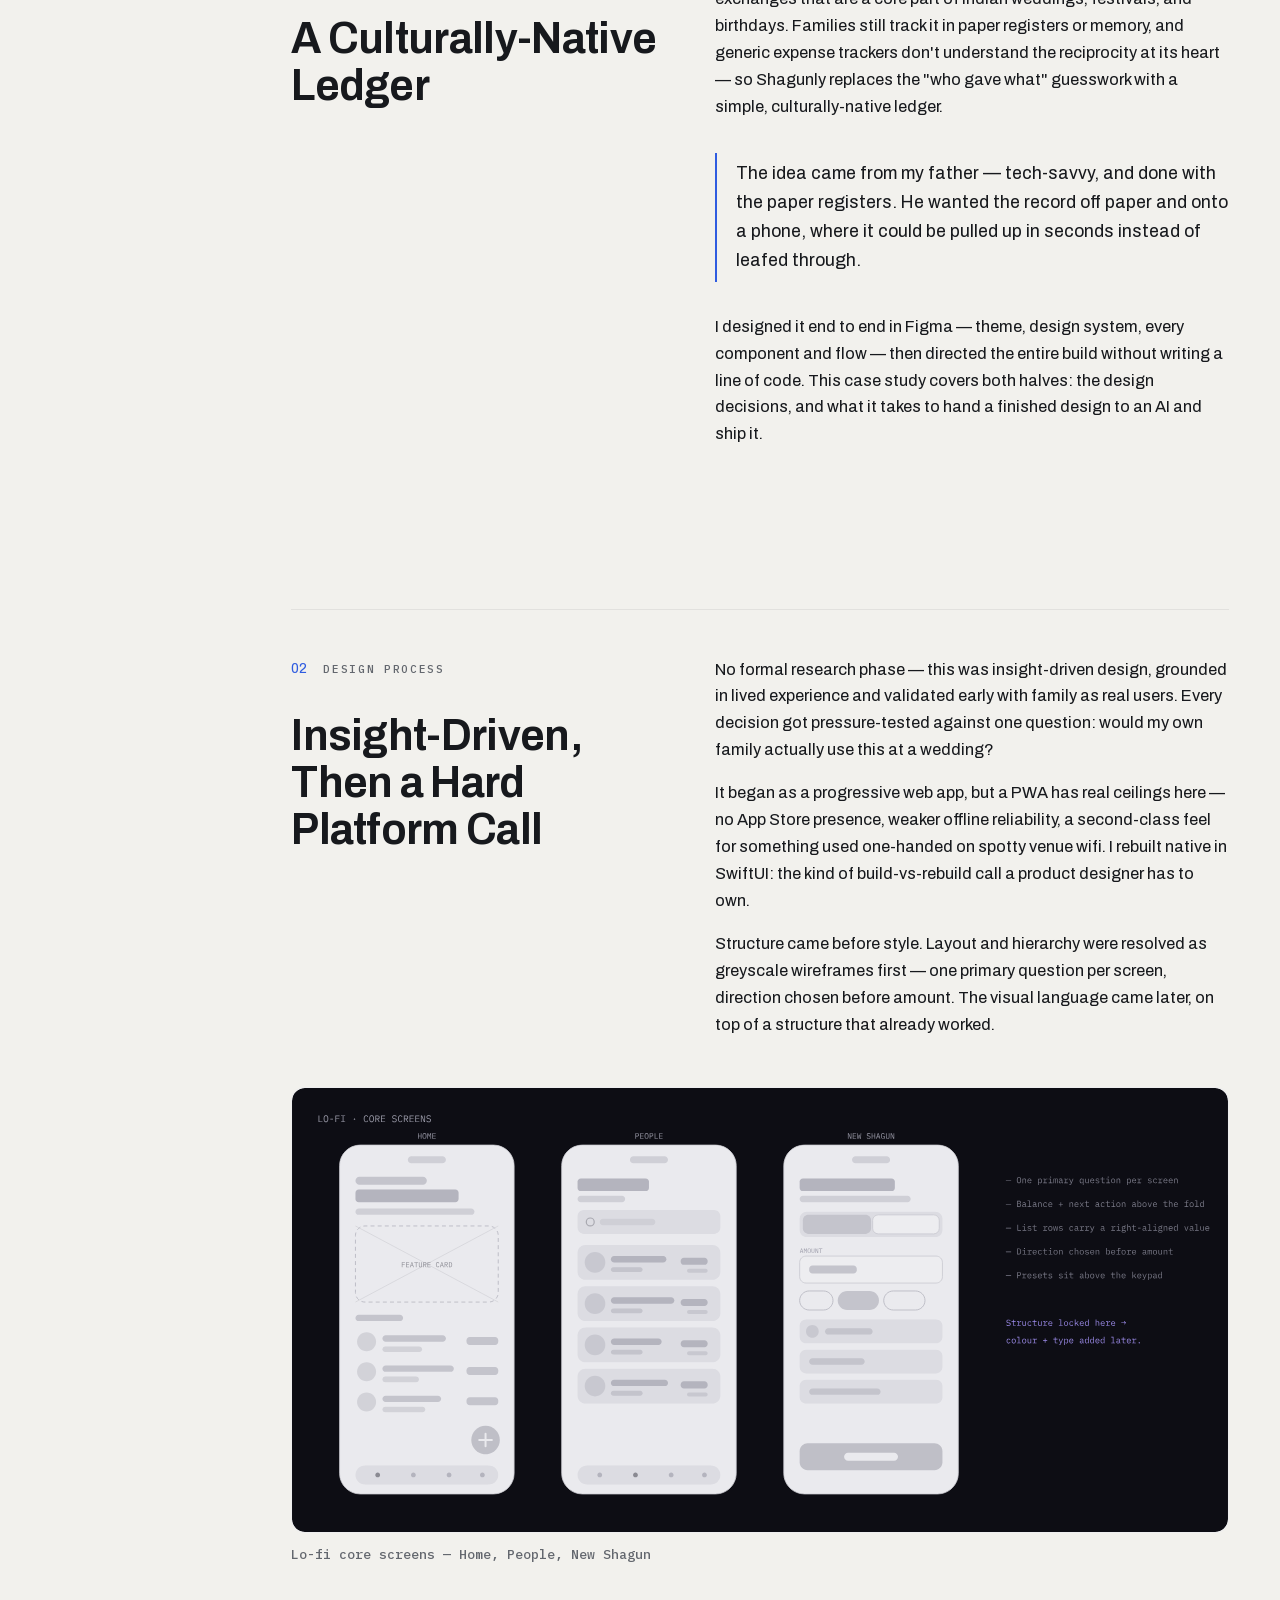
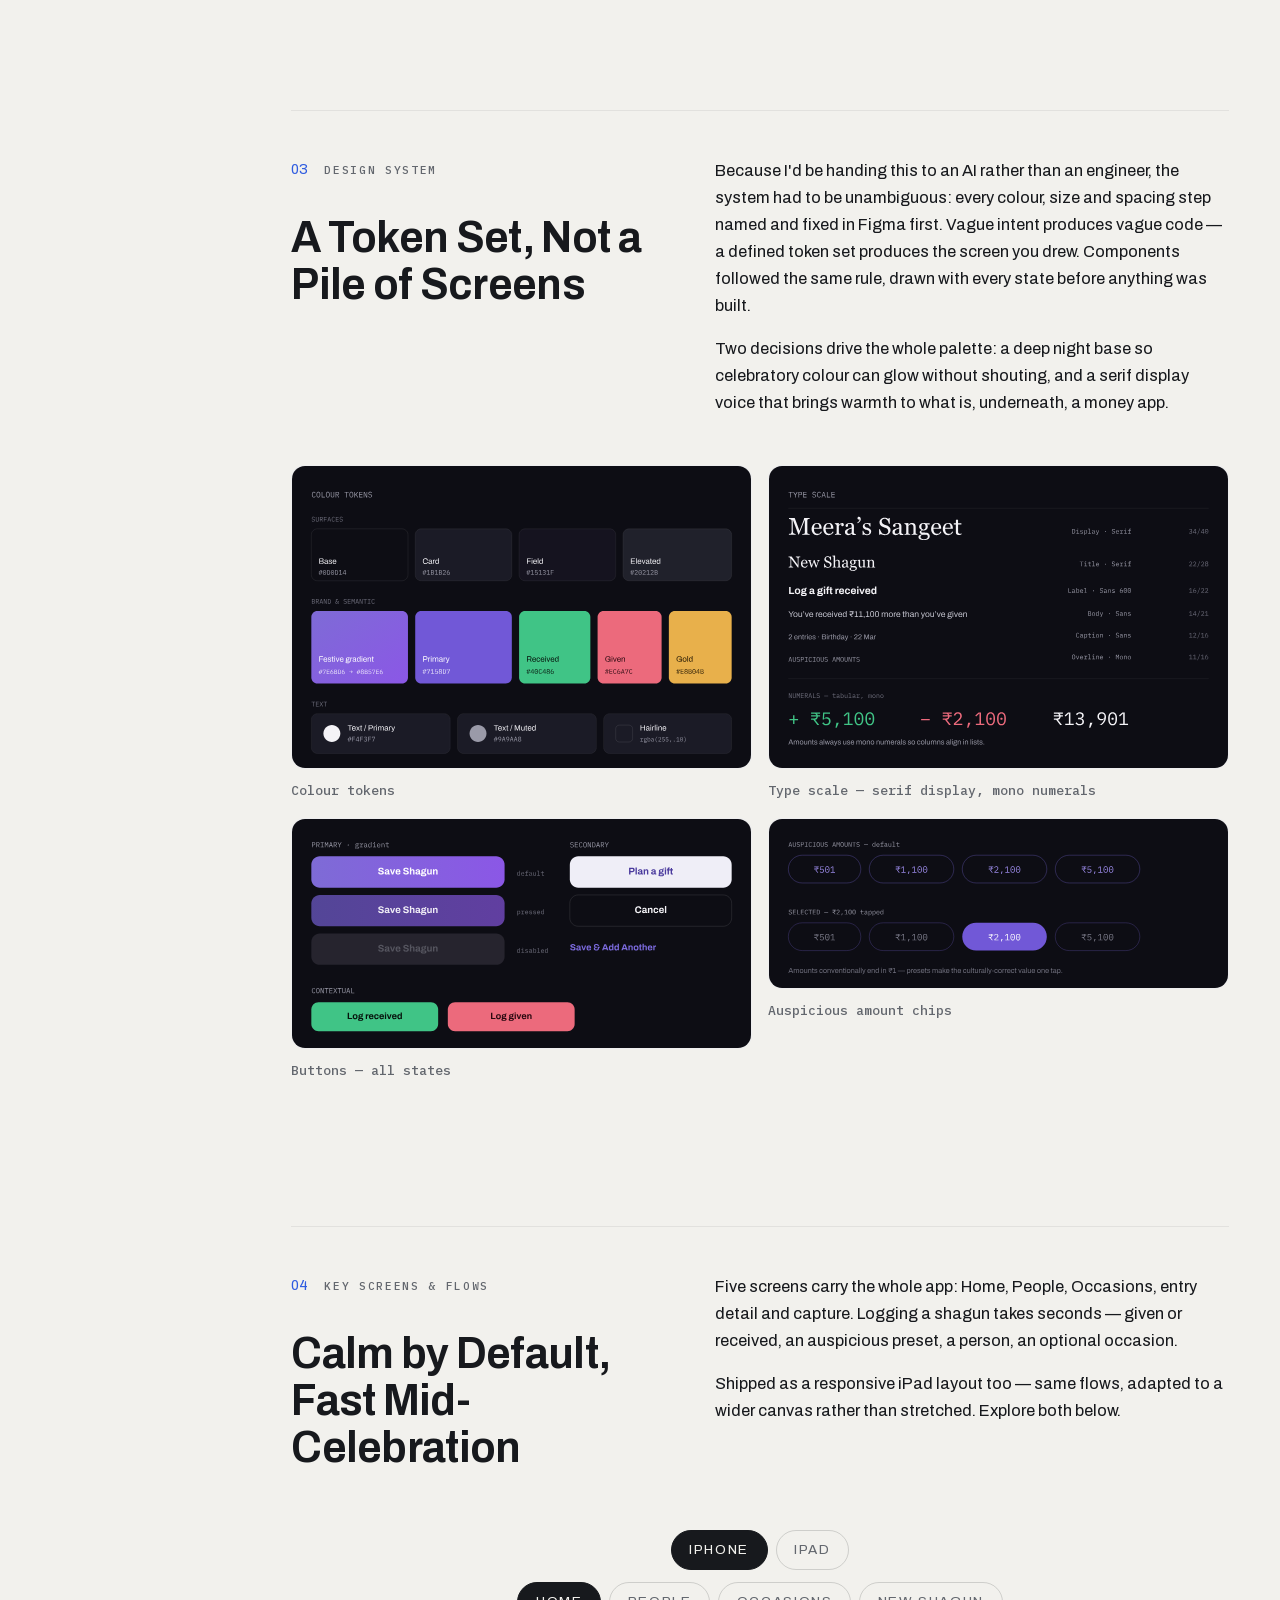
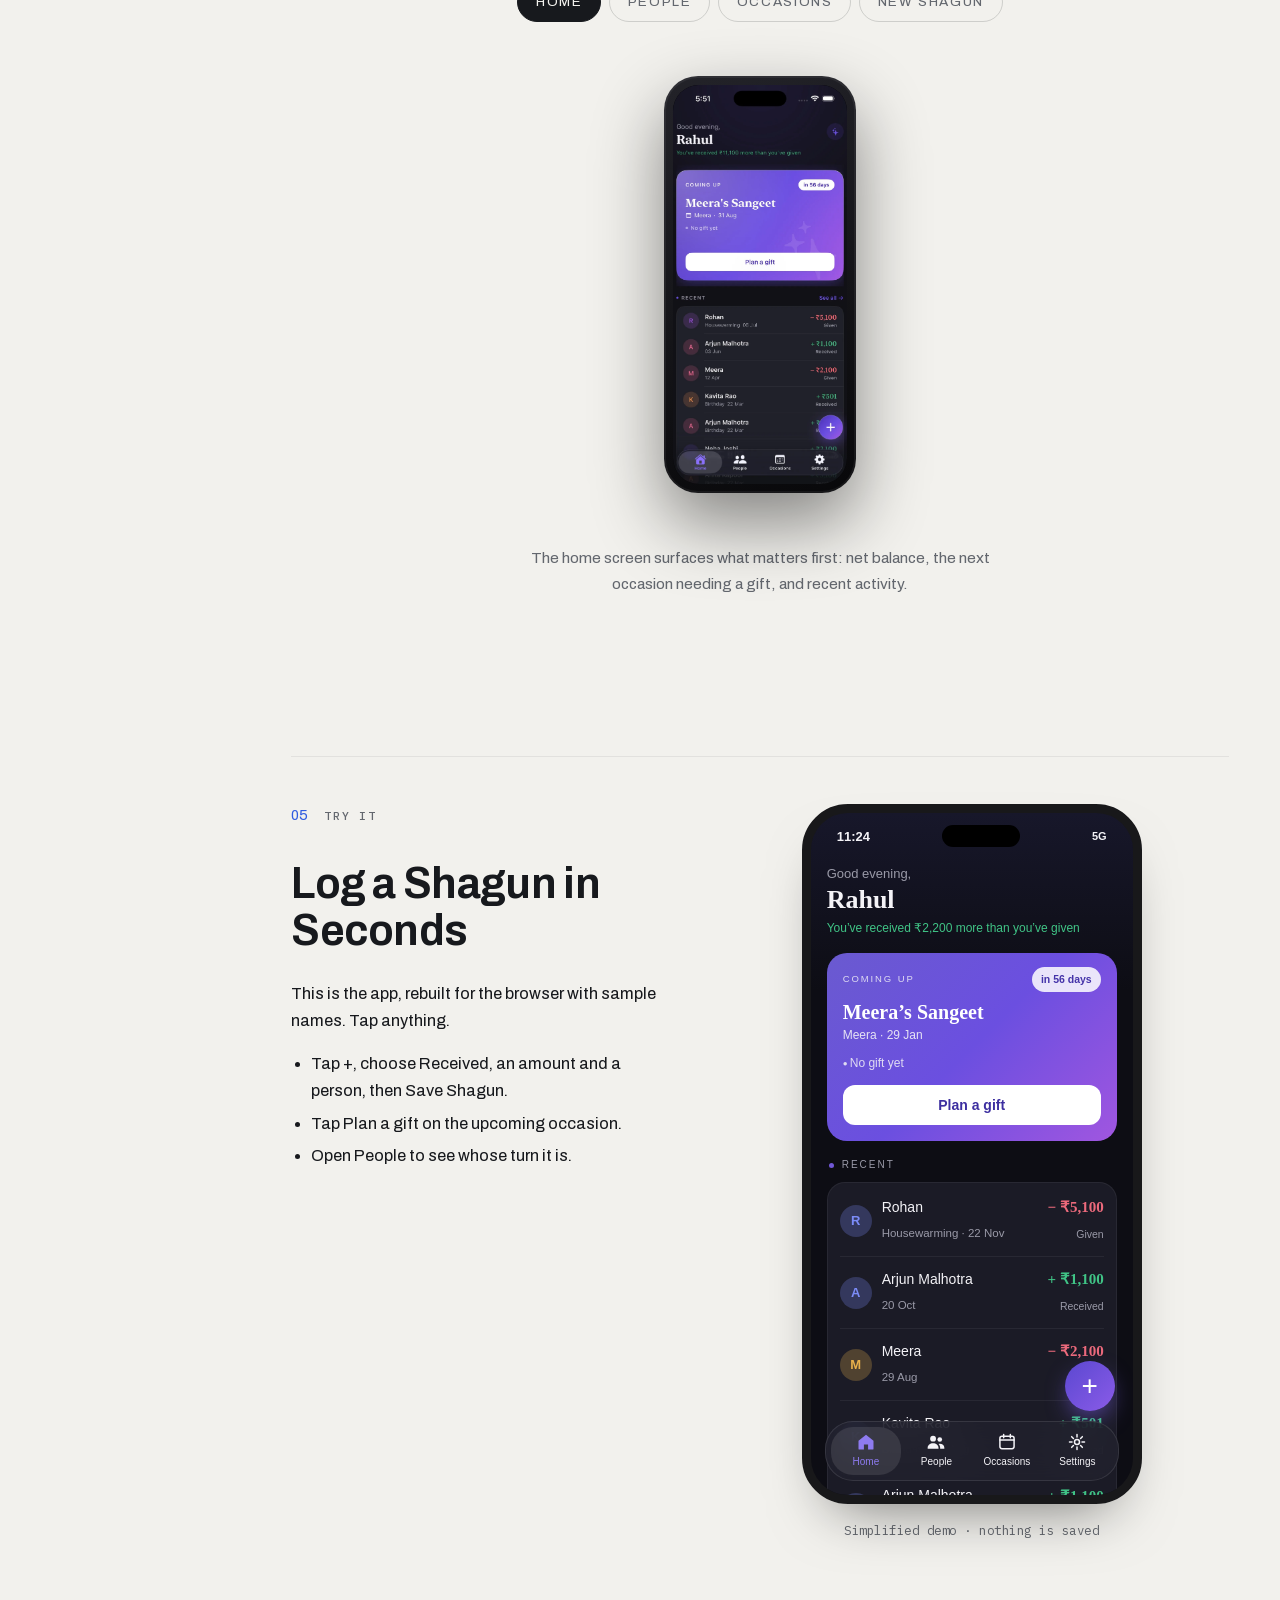
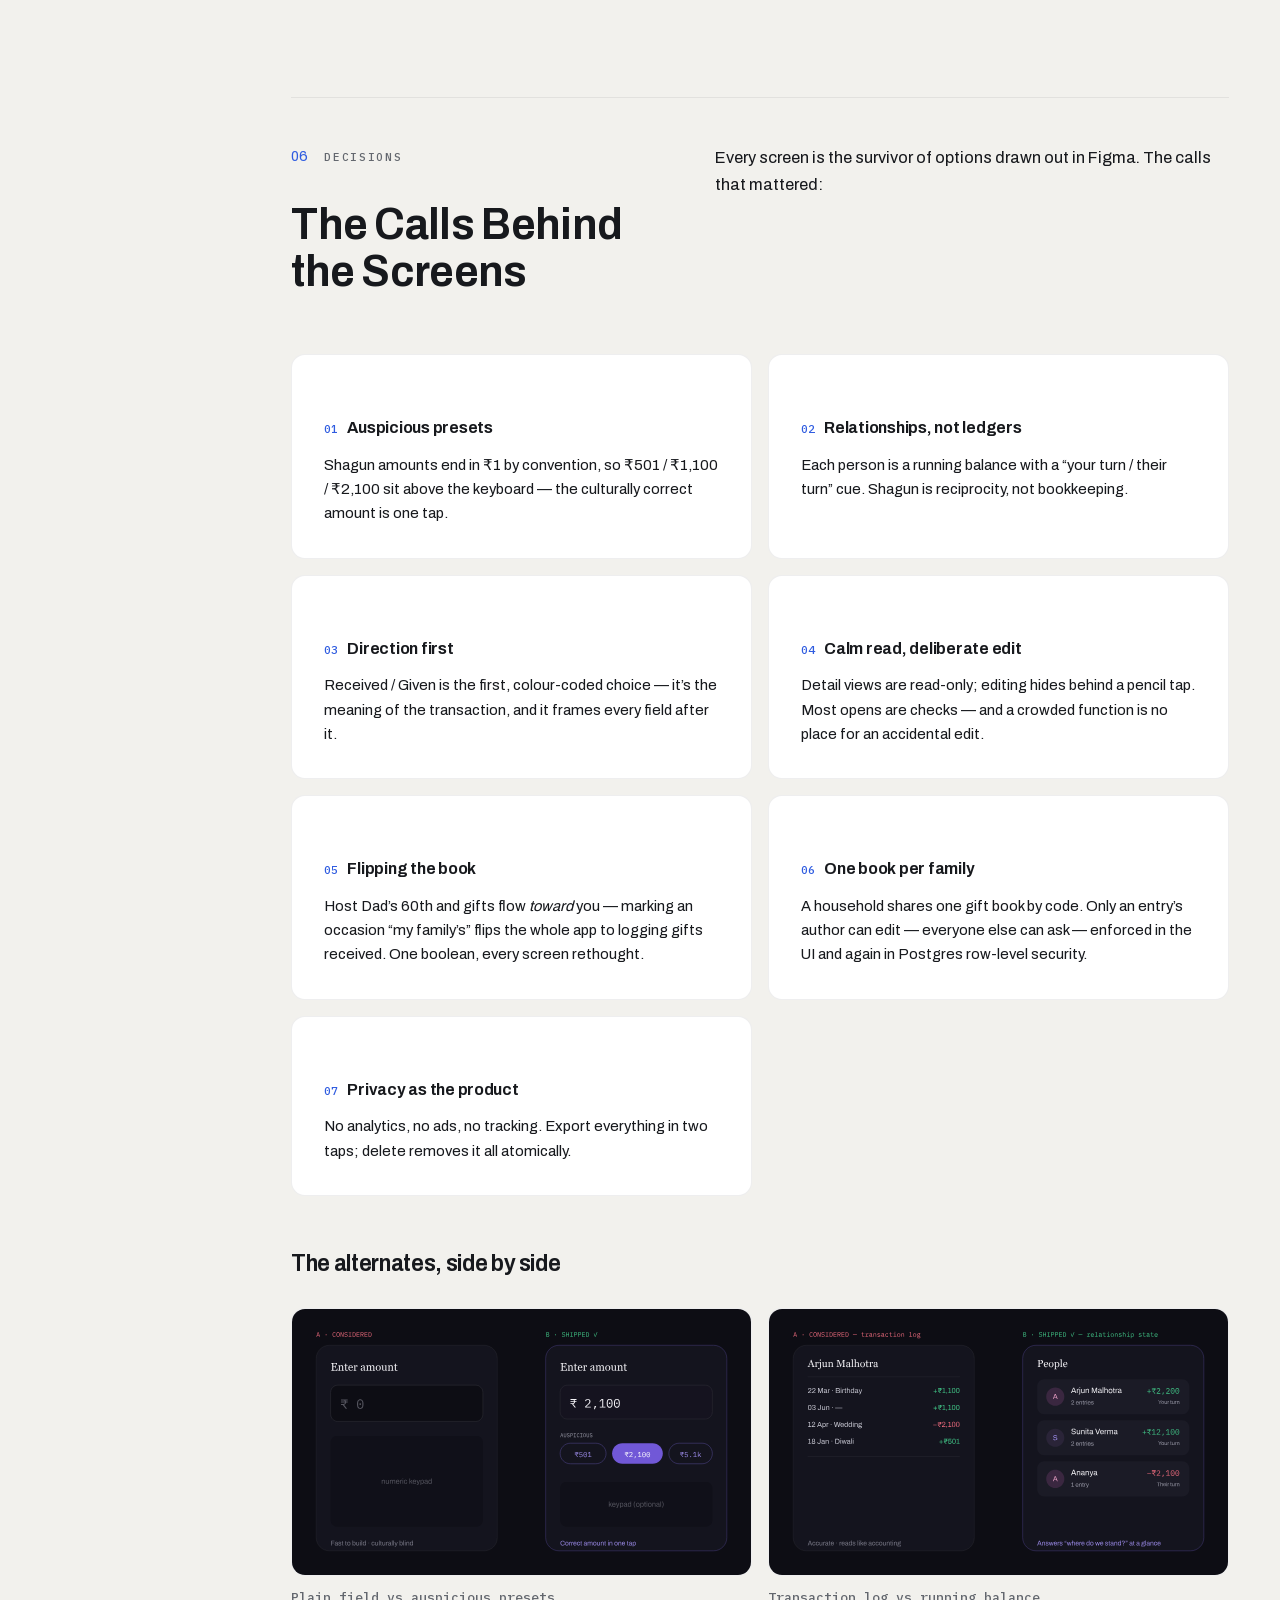
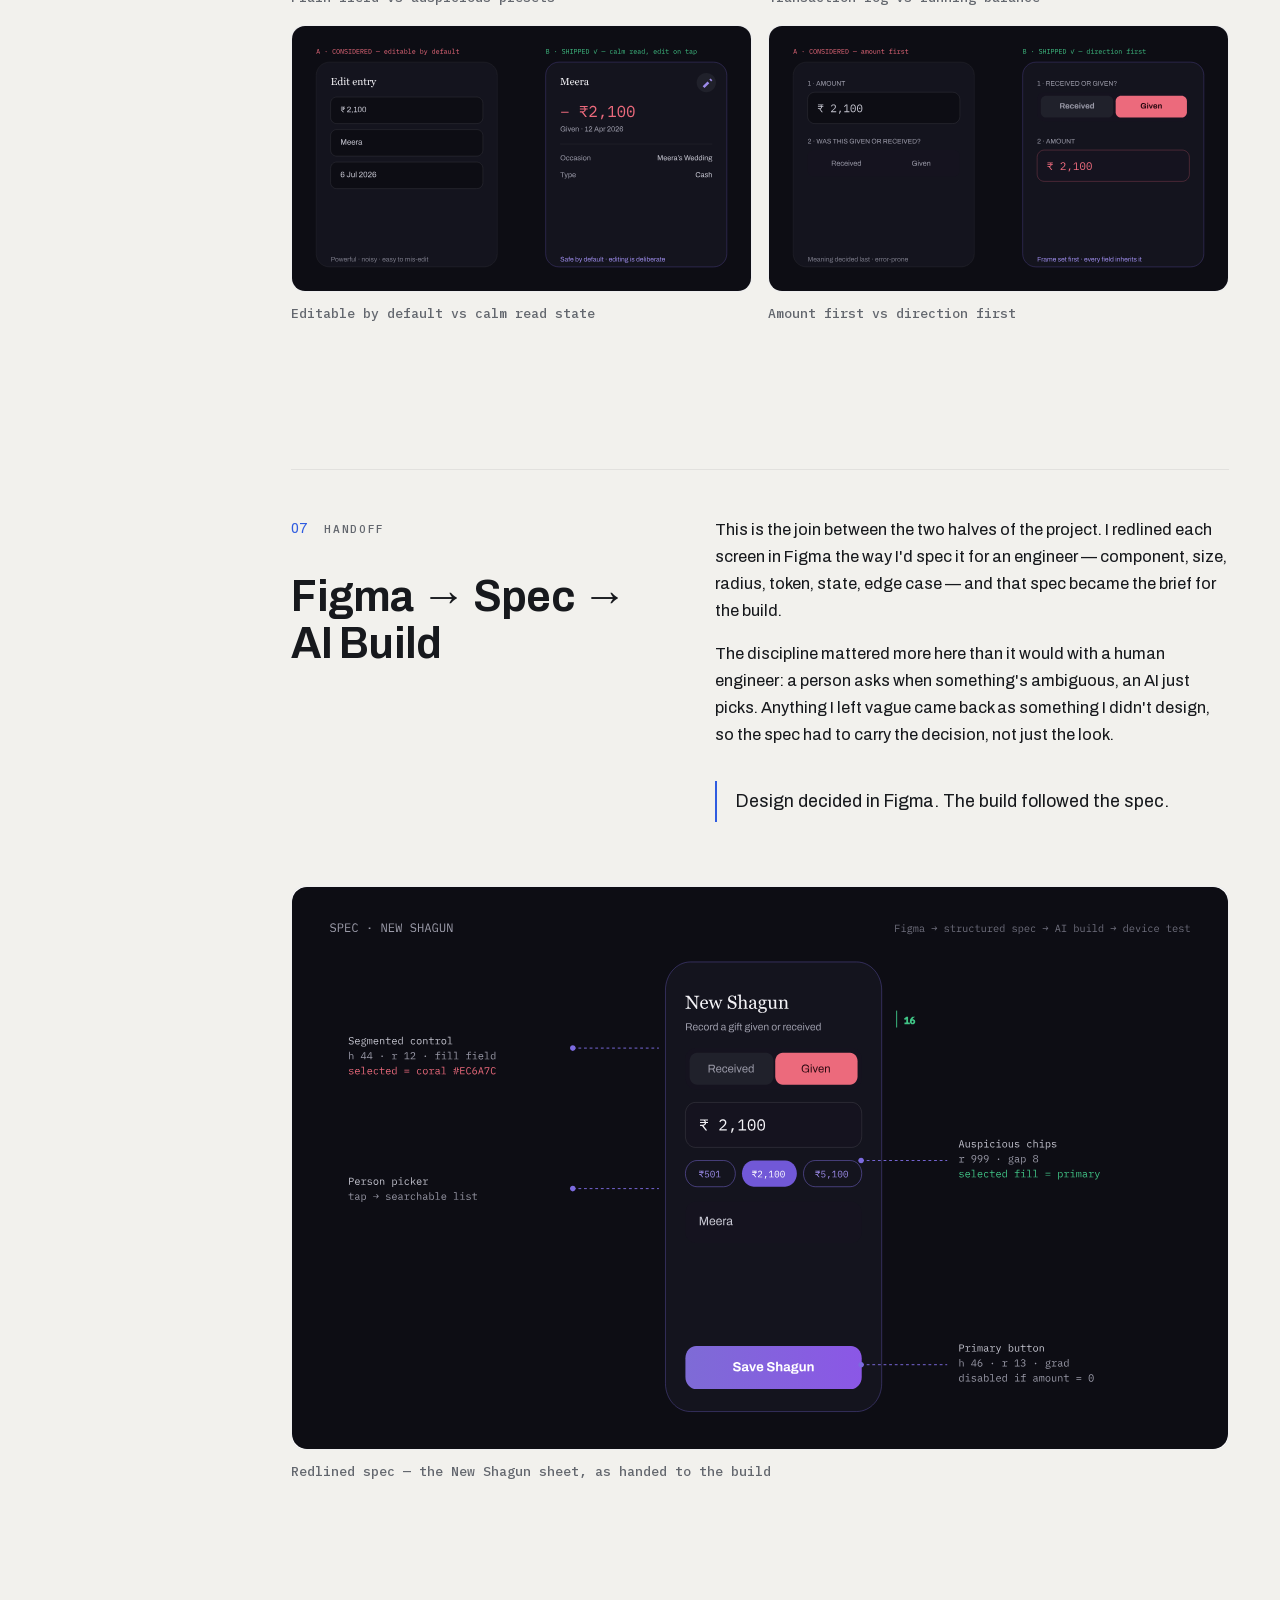
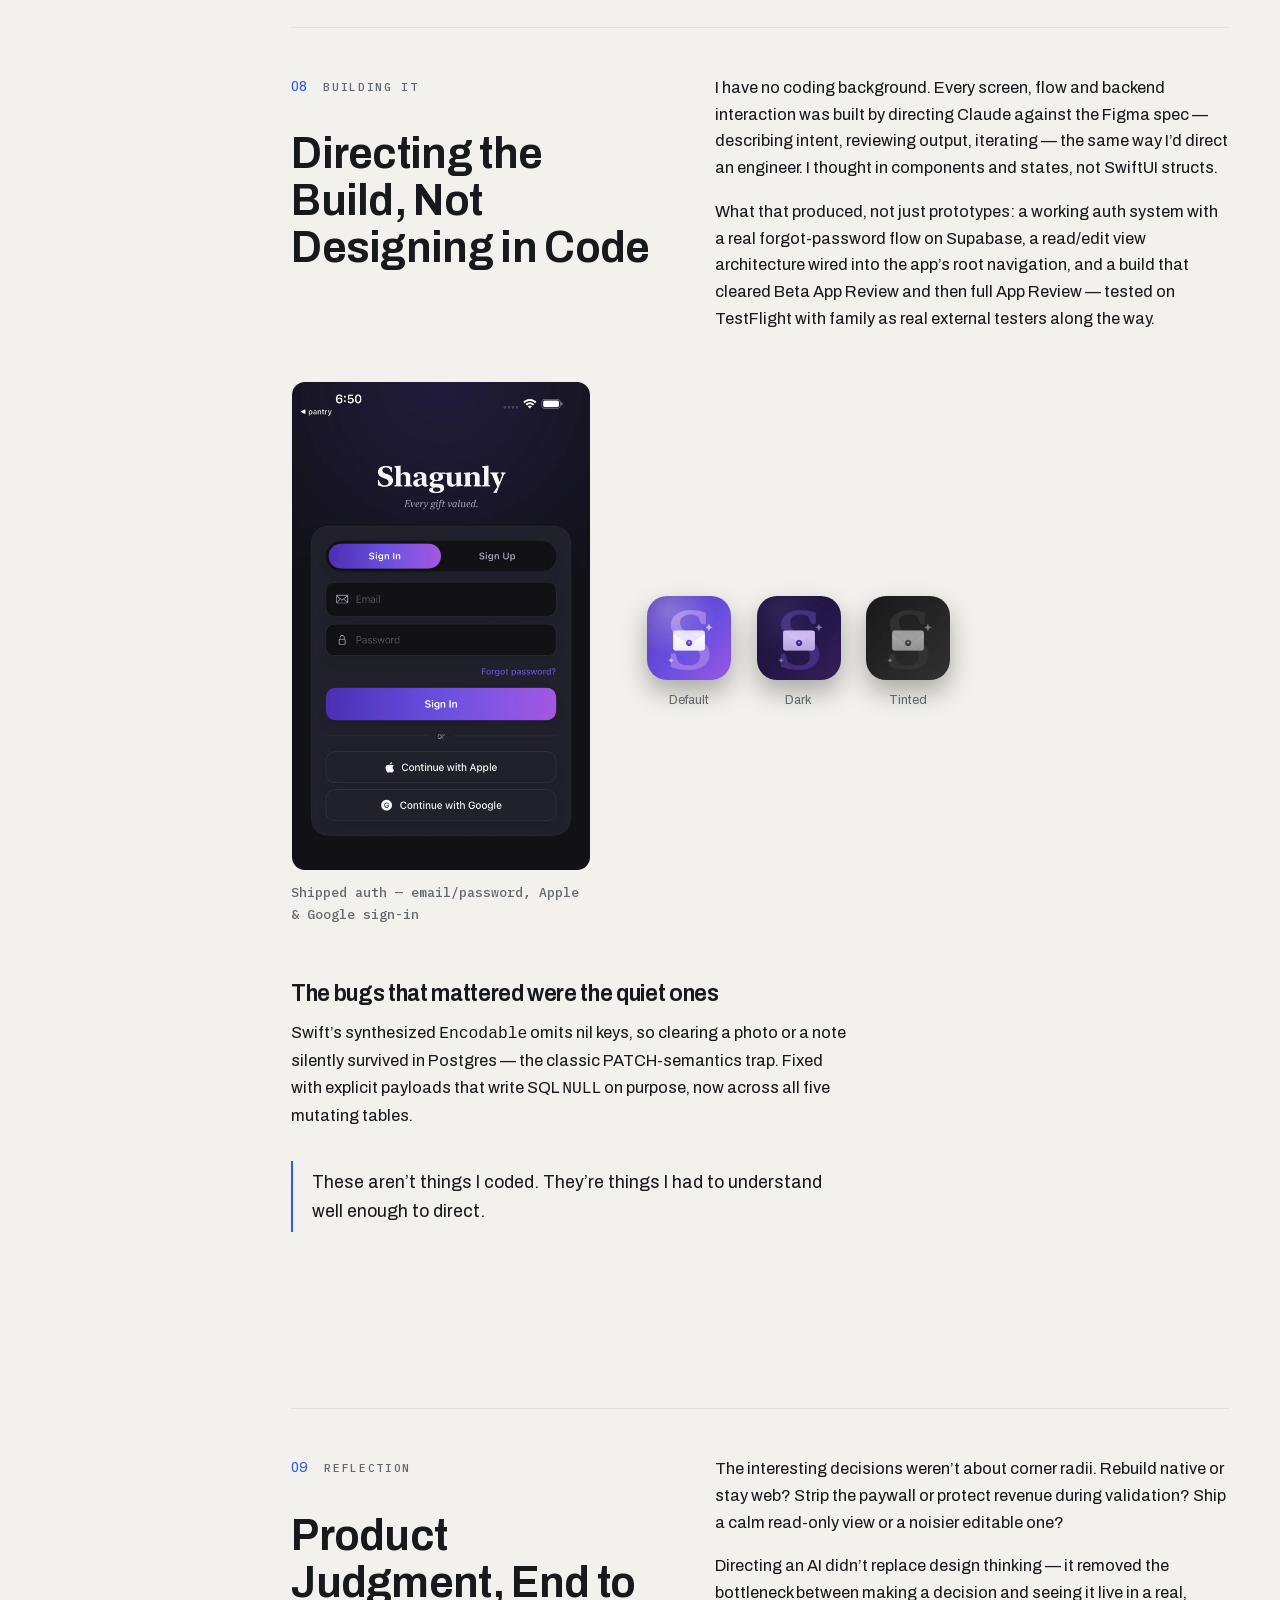
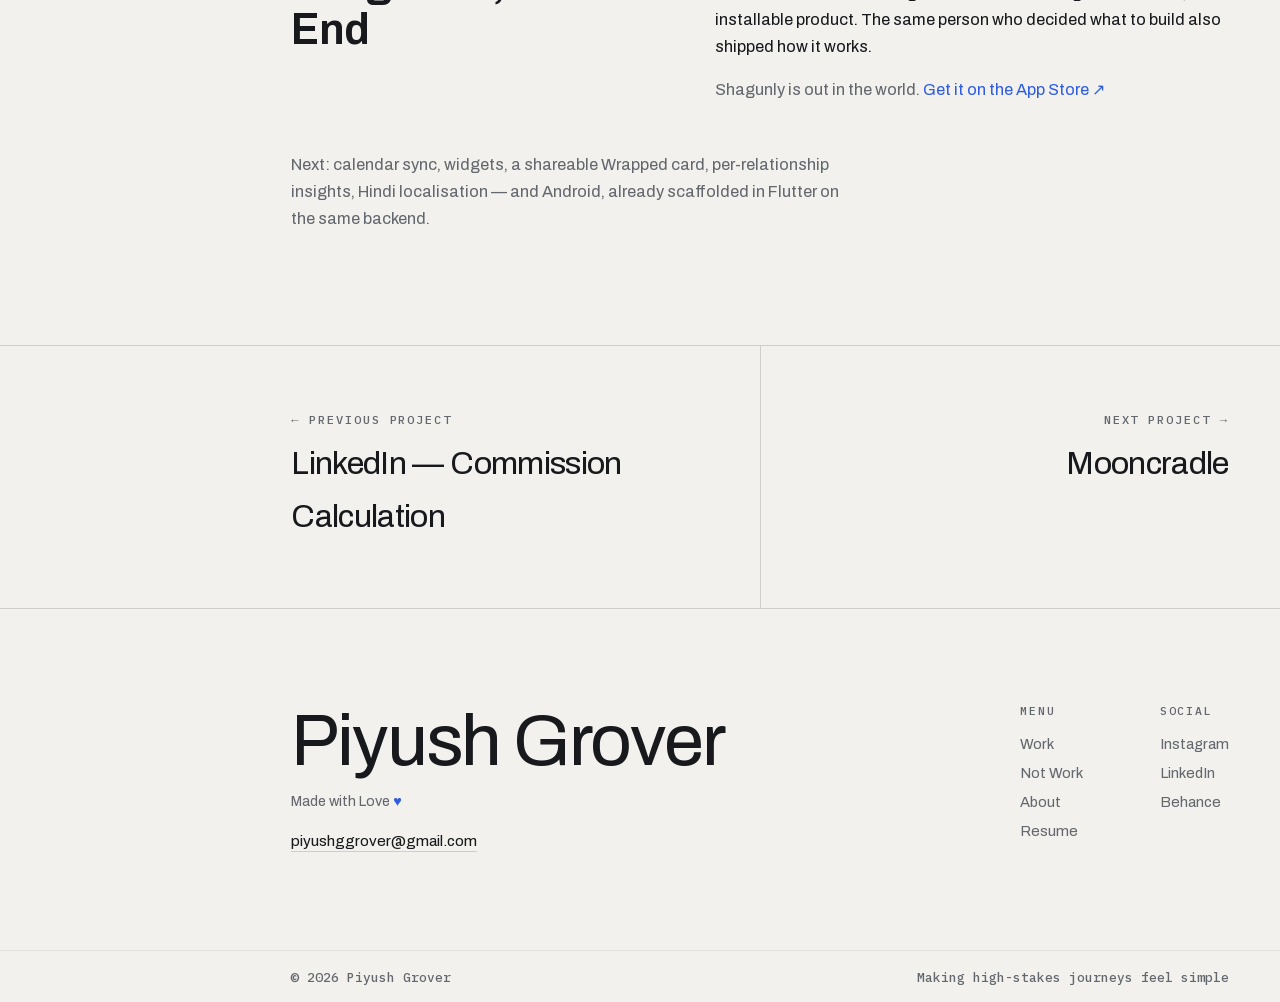
<file: shagunly.html>
<!DOCTYPE html>
<html lang="en" class="no-js" data-theme="dark">
<head>
  <meta charset="utf-8">
  <meta name="viewport" content="width=device-width, initial-scale=1">
  <title>Shagunly | Piyush Grover — Portfolio</title>
  <meta name="description" content="Shagunly — an iOS app for tracking shagun gift exchanges. Designed end-to-end in Figma, built AI-directed, live on the App Store.">
  <link rel="canonical" href="https://piyushgrover.com/shagunly.html">
  <meta name="author" content="Piyush Grover">
  <meta name="theme-color" content="#0b0c0e" media="(prefers-color-scheme: dark)">
  <meta name="theme-color" content="#f2f1ed" media="(prefers-color-scheme: light)">
  <meta property="og:type" content="article">
  <meta property="og:site_name" content="Piyush Grover">
  <meta property="og:locale" content="en_GB">
  <meta property="og:url" content="https://piyushgrover.com/shagunly.html">
  <meta property="og:title" content="Shagunly | Piyush Grover — Portfolio">
  <meta property="og:description" content="Shagunly — an iOS app for tracking shagun gift exchanges. Designed end-to-end in Figma, built AI-directed, live on the App Store.">
  <meta property="og:image" content="https://piyushgrover.com/img/og/og-shagunly.jpg">
  <meta property="og:image:width" content="1200">
  <meta property="og:image:height" content="630">
  <meta property="og:image:alt" content="Shagunly | Piyush Grover — Portfolio">
  <meta name="twitter:card" content="summary_large_image">
  <meta name="twitter:title" content="Shagunly | Piyush Grover — Portfolio">
  <meta name="twitter:description" content="Shagunly — an iOS app for tracking shagun gift exchanges. Designed end-to-end in Figma, built AI-directed, live on the App Store.">
  <meta name="twitter:image" content="https://piyushgrover.com/img/og/og-shagunly.jpg">
  <link rel="icon" href="img/shared/Memoji1.png">
  <link rel="preload" href="fonts/Archivo-var.woff2" as="font" type="font/woff2" crossorigin>
  <link rel="preload" href="fonts/PlexMono-500.woff2" as="font" type="font/woff2" crossorigin>
  <script type="application/ld+json">
{
    "@context": "https://schema.org",
    "@graph": [
      {
        "@type": "CreativeWork",
        "@id": "https://piyushgrover.com/shagunly.html#work",
        "name": "Shagunly — A Culturally-Native Gift Ledger for iOS",
        "url": "https://piyushgrover.com/shagunly.html",
        "description": "Shagunly — an iOS app for tracking shagun gift exchanges. Designed end-to-end in Figma, built AI-directed, live on the App Store.",
        "image": "https://piyushgrover.com/img/og/og-shagunly.jpg",
        "creator": {
          "@id": "https://piyushgrover.com/#piyush"
        },
        "author": {
          "@id": "https://piyushgrover.com/#piyush"
        },
        "inLanguage": "en-GB",
        "isPartOf": {
          "@id": "https://piyushgrover.com/#website"
        },
        "genre": "Product design case study"
      },
      {
        "@type": "Person",
        "@id": "https://piyushgrover.com/#piyush",
        "name": "Piyush Grover",
        "alternateName": "Piyush Grover — Product Designer",
        "jobTitle": "Senior Product Designer",
        "description": "Senior Product Designer with 8 years of experience across banking, e-commerce and enterprise products.",
        "url": "https://piyushgrover.com/",
        "image": "https://piyushgrover.com/img/about/IMG_5889_HEIC.jpg",
        "email": "mailto:piyushggrover@gmail.com",
        "knowsAbout": [
          "Product Design",
          "Interaction Design",
          "User Experience Design",
          "Design Systems",
          "Mobile Banking",
          "Fintech",
          "Enterprise Software",
          "iOS App Design"
        ],
        "sameAs": [
          "https://www.linkedin.com/in/piyushgroverdzn/",
          "https://www.instagram.com/piyushgrover_/",
          "https://www.behance.net/piyushgrover"
        ]
      }
    ]
  }
  </script>
  <link rel="stylesheet" href="css/main.css?v=20261118">
  <link rel="stylesheet" href="css/shagunly.css?v=20261117">
  <link rel="stylesheet" href="css/shagunly-demo.css?v=20261117">
  <script>
    (function () {
      var t; try { t = localStorage.getItem('theme'); } catch (e) {}
      if (!t) t = matchMedia('(prefers-color-scheme: light)').matches ? 'light' : 'dark';
      document.documentElement.setAttribute('data-theme', t);
      document.documentElement.classList.remove('no-js');
    })();
  </script>
</head>
<body class="has-rail">
  <a class="skip-link" href="#main">Skip to content</a>
  <div class="page-curtain"></div>

  <header class="site-head">
    <a class="brand" href="index.html"><img src="img/shared/Memoji1.png" alt="" width="30" height="30">Piyush Grover</a>
    <nav class="nav-links" aria-label="Primary">
      <a href="index.html">Work</a>
      <a href="playground.html">Not Work</a>
      <a href="about.html">About</a>
      <a href="https://drive.google.com/file/d/1vDVqLGHgpKwDwfTiEPsyBbgJAzj7WTcD/view" target="_blank" rel="noopener">Resume <span class="ext" aria-hidden="true">↗</span></a>
    </nav>
    <div class="head-actions">
      <button class="theme-toggle" aria-label="Toggle light/dark theme">
        <svg class="icon-sun" viewBox="0 0 24 24" aria-hidden="true"><circle cx="12" cy="12" r="4.5"/><path d="M12 2v2.5M12 19.5V22M2 12h2.5M19.5 12H22M4.5 4.5l1.8 1.8M17.7 17.7l1.8 1.8M19.5 4.5l-1.8 1.8M6.3 17.7l-1.8 1.8"/></svg>
        <svg class="icon-moon" viewBox="0 0 24 24" aria-hidden="true"><path d="M20 14.5A8.5 8.5 0 0 1 9.5 4a8.5 8.5 0 1 0 10.5 10.5Z"/></svg>
      </button>
      <button class="menu-btn" aria-label="Menu" aria-expanded="false"><span></span></button>
    </div>
  </header>
  <nav class="menu-overlay" aria-label="Mobile">
    <a class="menu-link" href="index.html">Work <small>01</small></a>
    <a class="menu-link" href="playground.html">Not Work <small>02</small></a>
    <a class="menu-link" href="about.html">About <small>03</small></a>
    <a class="menu-link" href="https://drive.google.com/file/d/1vDVqLGHgpKwDwfTiEPsyBbgJAzj7WTcD/view" target="_blank" rel="noopener">Resume <small>04</small></a>
    <div class="menu-socials">
      <a href="https://www.instagram.com/piyushgrover_/" target="_blank" rel="noopener">Instagram</a>
      <a href="https://www.linkedin.com/in/piyushgroverdzn/" target="_blank" rel="noopener">LinkedIn</a>
      <a href="https://www.behance.net/piyushgrover" target="_blank" rel="noopener">Behance</a>
    </div>
  </nav>

  <main id="main" tabindex="-1">
  <nav class="cs-rail" aria-label="Chapters">
      <a href="#overview"><span class="idx">01</span> Overview</a>
      <a href="#process"><span class="idx">02</span> Process</a>
      <a href="#system"><span class="idx">03</span> Design System</a>
      <a href="#screens"><span class="idx">04</span> Screens</a>
      <a href="#try"><span class="idx">05</span> Try It</a>
      <a href="#decisions"><span class="idx">06</span> Decisions</a>
      <a href="#handoff"><span class="idx">07</span> Handoff</a>
      <a href="#building"><span class="idx">08</span> Building It</a>
      <a href="#reflection"><span class="idx">09</span> Reflection</a>
  </nav>
    <section class="cs-hero">
      <div class="wrap">
        <p class="eyebrow" data-reveal>iOS — Personal Product · Live on the App Store</p>
        <h1 class="display-lg" data-reveal>Shagunly — Tracking Tradition, One Gift at a Time</h1>
        <p class="lede" data-reveal>A private ledger for <em>shagun</em> — the gifts and cash exchanged at Indian celebrations — with a reciprocity engine at its heart. Designed end-to-end in Figma, then built AI-directed without writing code.</p>
        <dl class="meta-grid" data-reveal>
          <div><dt>Role</dt><dd>Product &amp; design lead — solo founder</dd></div>
          <div><dt>Platform</dt><dd>iOS 17+ · SwiftUI · Supabase · Android in development</dd></div>
          <div><dt>Status</dt><dd>Live on the <a href="https://apps.apple.com/us/app/shagunly/id6783436742" target="_blank" rel="noopener" style="color:var(--accent);">App Store ↗</a></dd></div>
          <div><dt>Design &amp; build</dt><dd>Designed in Figma, built AI-directed — zero hand-written code</dd></div>
        </dl>
        <div class="hero-cta-row" style="margin-top:2rem;" data-reveal>
          <a class="btn btn-solid" href="https://apps.apple.com/us/app/shagunly/id6783436742" target="_blank" rel="noopener">Download on the App Store <span class="arr">↗</span></a>
        </div>
      </div>
    </section>

    <section class="wrap" data-reveal>
      <div class="shag-hero">
        <div class="shag-hero-devices">
          <div class="device-frame phone">
            <div class="device-screen"><img src="img/shagunly/screens/phone-home.webp" width="1100" height="2390" alt="Shagunly Home screen on iPhone — balance summary and upcoming occasion" fetchpriority="high"></div>
          </div>
          <div class="device-frame phone">
            <div class="device-screen"><img src="img/shagunly/screens/phone-new-entry.webp" width="1100" height="2390" alt="Shagunly New Shagun entry screen on iPhone"></div>
          </div>
          <img class="shag-hero-icon" src="img/shagunly/icon-default.webp" width="256" height="256" alt="Shagunly app icon">
        </div>
      </div>
    </section>

    <section class="cs-section" id="overview">
      <div class="wrap">
        <div class="cs-cols">
          <div data-reveal>
            <div class="cs-label"><span class="idx">01</span><span class="eyebrow" style="margin:0;">Overview</span></div>
            <h2>A Culturally-Native Ledger</h2>
          </div>
          <div class="cs-prose" data-reveal data-reveal-delay="0.1">
            <p>Shagunly is an iOS app for tracking <em>shagun</em> — the cash and gift exchanges that are a core part of Indian weddings, festivals, and birthdays. Families still track it in paper registers or memory, and generic expense trackers don't understand the reciprocity at its heart — so Shagunly replaces the "who gave what" guesswork with a simple, culturally-native ledger.</p>
            <p class="callout">The idea came from my father — tech-savvy, and done with the paper registers. He wanted the record off paper and onto a phone, where it could be pulled up in seconds instead of leafed through.</p>
            <p>I designed it end to end in Figma — theme, design system, every component and flow — then directed the entire build without writing a line of code. This case study covers both halves: the design decisions, and what it takes to hand a finished design to an AI and ship it.</p>
          </div>
        </div>
      </div>
    </section>

    </section>

    <section class="cs-section" id="process">
      <div class="wrap">
        <div class="cs-cols">
          <div data-reveal>
            <div class="cs-label"><span class="idx">02</span><span class="eyebrow" style="margin:0;">Design Process</span></div>
            <h2>Insight-Driven, Then a Hard Platform Call</h2>
          </div>
          <div class="cs-prose" data-reveal data-reveal-delay="0.1">
            <p>No formal research phase — this was insight-driven design, grounded in lived experience and validated early with family as real users. Every decision got pressure-tested against one question: would my own family actually use this at a wedding?</p>
            <p>It began as a progressive web app, but a PWA has real ceilings here — no App Store presence, weaker offline reliability, a second-class feel for something used one-handed on spotty venue wifi. I rebuilt native in SwiftUI: the kind of build-vs-rebuild call a product designer has to own.</p>
            <p>Structure came before style. Layout and hierarchy were resolved as greyscale wireframes first — one primary question per screen, direction chosen before amount. The visual language came later, on top of a structure that already worked.</p>
          </div>
        </div>
        <figure class="fig" data-reveal>
          <img src="img/shagunly/design/lofi-core-screens.svg" width="1180" height="560" alt="Low-fidelity wireframes — Home, People and New Shagun core screens with structural annotations" loading="lazy">
          <figcaption>Lo-fi core screens — Home, People, New Shagun</figcaption>
        </figure>
      </div>
    </section>

    <section class="cs-section" id="system">
      <div class="wrap">
        <div class="cs-cols">
          <div data-reveal>
            <div class="cs-label"><span class="idx">03</span><span class="eyebrow" style="margin:0;">Design System</span></div>
            <h2>A Token Set, Not a Pile of Screens</h2>
          </div>
          <div class="cs-prose" data-reveal data-reveal-delay="0.1">
            <p>Because I'd be handing this to an AI rather than an engineer, the system had to be unambiguous: every colour, size and spacing step named and fixed in Figma first. Vague intent produces vague code — a defined token set produces the screen you drew. Components followed the same rule, drawn with every state before anything was built.</p>
            <p>Two decisions drive the whole palette: a deep night base so celebratory colour can glow without shouting, and a serif display voice that brings warmth to what is, underneath, a money app.</p>
          </div>
        </div>
        <div class="fig-grid cols-2" data-reveal>
          <figure class="fig" style="margin:0;"><img src="img/shagunly/design/tokens-colour.svg" width="760" height="500" alt="Colour tokens — surfaces, brand and semantic colours, text tokens with hex values" loading="lazy"><figcaption>Colour tokens</figcaption></figure>
          <figure class="fig" style="margin:0;"><img src="img/shagunly/design/tokens-type.svg" width="760" height="500" alt="Type scale — serif display through mono tabular numerals" loading="lazy"><figcaption>Type scale — serif display, mono numerals</figcaption></figure>
          <figure class="fig" style="margin:0;"><img src="img/shagunly/design/comp-buttons.svg" width="760" height="380" alt="Button components — primary gradient with default, pressed and disabled states, secondary and contextual variants" loading="lazy"><figcaption>Buttons — all states</figcaption></figure>
          <figure class="fig" style="margin:0;"><img src="img/shagunly/design/comp-chips.svg" width="760" height="280" alt="Auspicious amount chips in default and selected states" loading="lazy"><figcaption>Auspicious amount chips</figcaption></figure>
        </div>
      </div>
    </section>

    <section class="cs-section" id="screens">
      <div class="wrap">
        <div class="cs-cols">
          <div data-reveal>
            <div class="cs-label"><span class="idx">04</span><span class="eyebrow" style="margin:0;">Key Screens &amp; Flows</span></div>
            <h2>Calm by Default, Fast Mid-Celebration</h2>
          </div>
          <div class="cs-prose" data-reveal data-reveal-delay="0.1">
            <p>Five screens carry the whole app: Home, People, Occasions, entry detail and capture. Logging a shagun takes seconds — given or received, an auspicious preset, a person, an optional occasion.</p>
            <p>Shipped as a responsive iPad layout too — same flows, adapted to a wider canvas rather than stretched. Explore both below.</p>
          </div>
        </div>

        <div class="device-mockup" data-device="phone" data-screen="home" data-reveal>
          <div class="mockup-toolbar">
            <div class="device-toggle" role="group" aria-label="Choose device">
              <button type="button" data-device-btn="phone" class="active" aria-pressed="true">iPhone</button>
              <button type="button" data-device-btn="tablet" aria-pressed="false">iPad</button>
            </div>
            <div class="screen-tabs" role="group" aria-label="Choose screen">
              <button type="button" data-screen-btn="home" class="active">Home</button>
              <button type="button" data-screen-btn="people">People</button>
              <button type="button" data-screen-btn="occasions">Occasions</button>
              <button type="button" data-screen-btn="new-entry">New Shagun</button>
            </div>
          </div>
          <div class="mockup-stage">
            <div class="device-frame phone" data-pair-label="Occasions list" data-cursor="view" data-cursor-label="Tap to explore">
              <div class="device-screen">
                <img data-screen="home" class="is-active" src="img/shagunly/screens/phone-home.webp" width="1100" height="2390" alt="Shagunly iPhone Home screen — balance summary, upcoming occasion, recent entries" loading="lazy">
                <img data-screen="people" src="img/shagunly/screens/phone-people.webp" width="1100" height="2390" alt="Shagunly iPhone People screen — relationships with running balance and whose turn it is" loading="lazy">
                <img data-screen="occasions" src="img/shagunly/screens/phone-occasions.webp" width="1100" height="2390" alt="Shagunly iPhone Occasions screen — upcoming and past occasions" loading="lazy">
                <img data-screen="new-entry" src="img/shagunly/screens/phone-new-entry.webp" width="1100" height="2390" alt="Shagunly iPhone New Shagun entry form — amount, person, date, occasion" loading="lazy">
              </div>
            </div>
            <div class="device-frame tablet" data-pair-label="Occasions list" data-cursor="view" data-cursor-label="Tap to explore">
              <div class="device-screen">
                <img data-screen="home" class="is-active" src="img/shagunly/screens/tablet-home.webp" width="1400" height="1867" alt="Shagunly iPad Home screen, adapted for a wider layout" loading="lazy">
                <img data-screen="people" src="img/shagunly/screens/tablet-people.webp" width="1400" height="1867" alt="Shagunly iPad People screen" loading="lazy">
                <img data-screen="occasions" src="img/shagunly/screens/tablet-occasions.webp" width="1400" height="1867" alt="Shagunly iPad Occasions screen" loading="lazy">
                <img data-screen="new-entry" src="img/shagunly/screens/tablet-new-entry.webp" width="1400" height="1867" alt="Shagunly iPad New Shagun entry, shown as an overlay panel" loading="lazy">
              </div>
            </div>
            <div class="device-frame phone companion" data-pair-label="Occasion selected" aria-hidden="true">
              <div class="device-screen">
                <img data-screen="occasions" class="is-active" src="img/shagunly/screens/phone-occasion-detail.webp" width="1100" height="2390" alt="Shagunly iPhone Occasion detail — gifts logged at Dad's 60th Birthday" loading="lazy">
              </div>
            </div>
            <div class="device-frame tablet companion" data-pair-label="Occasion selected" aria-hidden="true">
              <div class="device-screen">
                <img data-screen="occasions" class="is-active" src="img/shagunly/screens/tablet-occasion-detail.webp" width="1400" height="1867" alt="Shagunly iPad Occasion detail, shown as an overlay panel" loading="lazy">
              </div>
            </div>
          </div>
          <p class="mockup-caption">
            <span data-caption="home" class="active">The home screen surfaces what matters first: net balance, the next occasion needing a gift, and recent activity.</span>
            <span data-caption="people">Every relationship is a running balance, not a transaction log — a glance tells you whose turn it is.</span>
            <span data-caption="occasions">Occasions split into Upcoming and Past, each carrying its own gift-tracking status — drilling into one totals what was given and received, and lists every gift logged against it.</span>
            <span data-caption="new-entry">Logging a shagun takes seconds: given or received, an auspicious-amount preset, a person, and an optional occasion link.</span>
          </p>
        </div>
      </div>
    </section>

    <section class="cs-section" id="try">
      <div class="wrap">
        <div class="cs-cols">
          <div data-reveal>
            <div class="cs-label"><span class="idx">05</span><span class="eyebrow" style="margin:0;">Try It</span></div>
            <h2>Log a Shagun in Seconds</h2>
            <div class="cs-prose" style="margin-top:1.5rem;">
              <p>This is the app, rebuilt for the browser with sample names. Tap anything.</p>
              <ul>
                <li>Tap <strong>+</strong>, choose <strong>Received</strong>, an amount and a person, then <strong>Save Shagun</strong>.</li>
                <li>Tap <strong>Plan a gift</strong> on the upcoming occasion.</li>
                <li>Open <strong>People</strong> to see whose turn it is.</li>
              </ul>
            </div>
          </div>
          <div data-reveal data-reveal-delay="0.1">
            <div class="sg-demo" data-sg-demo aria-label="Interactive demo of the Shagunly app"></div>
            <p class="sg-demo-note">Simplified demo · nothing is saved</p>
          </div>
        </div>
      </div>
    </section>

    <section class="cs-section" id="decisions">
      <div class="wrap">
        <div class="cs-cols">
          <div data-reveal>
            <div class="cs-label"><span class="idx">06</span><span class="eyebrow" style="margin:0;">Decisions</span></div>
            <h2>The Calls Behind the Screens</h2>
          </div>
          <div class="cs-prose" data-reveal data-reveal-delay="0.1">
            <p>Every screen is the survivor of options drawn out in Figma. The calls that mattered:</p>
          </div>
        </div>
        <div class="decision-grid">
          <article class="decision-card" data-reveal>
            <h3 class="decision-title"><span class="idx">01</span> Auspicious presets</h3>
            <p class="d-row why">Shagun amounts end in ₹1 by convention, so ₹501 / ₹1,100 / ₹2,100 sit above the keyboard — the culturally correct amount is one tap.</p>
          </article>
          <article class="decision-card" data-reveal data-reveal-delay="0.05">
            <h3 class="decision-title"><span class="idx">02</span> Relationships, not ledgers</h3>
            <p class="d-row why">Each person is a running balance with a &ldquo;your turn / their turn&rdquo; cue. Shagun is reciprocity, not bookkeeping.</p>
          </article>
          <article class="decision-card" data-reveal data-reveal-delay="0.1">
            <h3 class="decision-title"><span class="idx">03</span> Direction first</h3>
            <p class="d-row why">Received / Given is the first, colour-coded choice — it&rsquo;s the meaning of the transaction, and it frames every field after it.</p>
          </article>
          <article class="decision-card" data-reveal data-reveal-delay="0.15">
            <h3 class="decision-title"><span class="idx">04</span> Calm read, deliberate edit</h3>
            <p class="d-row why">Detail views are read-only; editing hides behind a pencil tap. Most opens are checks — and a crowded function is no place for an accidental edit.</p>
          </article>
          <article class="decision-card" data-reveal data-reveal-delay="0.2">
            <h3 class="decision-title"><span class="idx">05</span> Flipping the book</h3>
            <p class="d-row why">Host Dad&rsquo;s 60th and gifts flow <em>toward</em> you — marking an occasion &ldquo;my family&rsquo;s&rdquo; flips the whole app to logging gifts received. One boolean, every screen rethought.</p>
          </article>
          <article class="decision-card" data-reveal data-reveal-delay="0.25">
            <h3 class="decision-title"><span class="idx">06</span> One book per family</h3>
            <p class="d-row why">A household shares one gift book by code. Only an entry&rsquo;s author can edit — everyone else can ask — enforced in the UI and again in Postgres row-level security.</p>
          </article>
          <article class="decision-card" data-reveal data-reveal-delay="0.3">
            <h3 class="decision-title"><span class="idx">07</span> Privacy as the product</h3>
            <p class="d-row why">No analytics, no ads, no tracking. Export everything in two taps; delete removes it all atomically.</p>
          </article>
        </div>
        <h3 style="margin-top:var(--space-4);" data-reveal>The alternates, side by side</h3>
        <div class="fig-grid cols-2" data-reveal>
          <figure class="fig" style="margin:0;"><img src="img/shagunly/design/exp-amount-entry.svg" width="760" height="440" alt="Exploration — plain numeric field versus auspicious amount presets" loading="lazy"><figcaption>Plain field vs auspicious presets</figcaption></figure>
          <figure class="fig" style="margin:0;"><img src="img/shagunly/design/exp-people.svg" width="760" height="440" alt="Exploration — transaction log versus running relationship balance" loading="lazy"><figcaption>Transaction log vs running balance</figcaption></figure>
          <figure class="fig" style="margin:0;"><img src="img/shagunly/design/exp-entry-detail.svg" width="760" height="440" alt="Exploration — editable by default versus calm read-only detail" loading="lazy"><figcaption>Editable by default vs calm read state</figcaption></figure>
          <figure class="fig" style="margin:0;"><img src="img/shagunly/design/exp-direction-first.svg" width="760" height="440" alt="Exploration — amount-first capture versus direction-first capture" loading="lazy"><figcaption>Amount first vs direction first</figcaption></figure>
        </div>
      </div>
    </section>

    <section class="cs-section" id="handoff">
      <div class="wrap">
        <div class="cs-cols">
          <div data-reveal>
            <div class="cs-label"><span class="idx">07</span><span class="eyebrow" style="margin:0;">Handoff</span></div>
            <h2>Figma → Spec → AI Build</h2>
          </div>
          <div class="cs-prose" data-reveal data-reveal-delay="0.1">
            <p>This is the join between the two halves of the project. I redlined each screen in Figma the way I'd spec it for an engineer — component, size, radius, token, state, edge case — and that spec became the brief for the build.</p>
            <p>The discipline mattered more here than it would with a human engineer: a person asks when something's ambiguous, an AI just picks. Anything I left vague came back as something I didn't design, so the spec had to carry the decision, not just the look.</p>
            <p class="callout">Design decided in Figma. The build followed the spec.</p>
          </div>
        </div>
        <figure class="fig" data-reveal>
          <img src="img/shagunly/design/handoff-spec.svg" width="1000" height="600" alt="Annotated redline spec of the New Shagun sheet — component sizes, radii, token references and state rules" loading="lazy">
          <figcaption>Redlined spec — the New Shagun sheet, as handed to the build</figcaption>
        </figure>
      </div>
    </section>

    <section class="cs-section" id="building">
      <div class="wrap">
        <div class="cs-cols">
          <div data-reveal>
            <div class="cs-label"><span class="idx">08</span><span class="eyebrow" style="margin:0;">Building It</span></div>
            <h2>Directing the Build, Not Designing in Code</h2>
          </div>
          <div class="cs-prose" data-reveal data-reveal-delay="0.1">
            <p>I have no coding background. Every screen, flow and backend interaction was built by directing Claude against the Figma spec — describing intent, reviewing output, iterating — the same way I&rsquo;d direct an engineer. I thought in components and states, not SwiftUI structs.</p>
            <p>What that produced, not just prototypes: a working auth system with a real forgot-password flow on Supabase, a read/edit view architecture wired into the app&rsquo;s root navigation, and a build that cleared Beta App Review and then full App Review — tested on TestFlight with family as real external testers along the way.</p>
          </div>
        </div>
        <div class="build-artifacts" data-reveal>
        <figure class="fig" style="margin:0;">
          <img src="img/shagunly/screens/phone-auth.webp" width="1100" height="1800" alt="Shagunly sign-in screen — email/password with Apple and Google sign-in" loading="lazy">
          <figcaption>Shipped auth — email/password, Apple &amp; Google sign-in</figcaption>
        </figure>
        <div class="icon-strip">
          <figure>
            <img src="img/shagunly/icon-default.webp" width="256" height="256" alt="Shagunly app icon — default appearance" loading="lazy">
            <figcaption>Default</figcaption>
          </figure>
          <figure>
            <img src="img/shagunly/icon-dark.webp" width="256" height="256" alt="Shagunly app icon — dark appearance" loading="lazy">
            <figcaption>Dark</figcaption>
          </figure>
          <figure>
            <img src="img/shagunly/icon-tinted.webp" width="256" height="256" alt="Shagunly app icon — tinted appearance (iOS 18 icon tinting)" loading="lazy">
            <figcaption>Tinted</figcaption>
          </figure>
        </div>
        </div>
        <h3 style="margin-top:var(--space-4);" data-reveal>The bugs that mattered were the quiet ones</h3>
        <div class="cs-prose" data-reveal>
          <p>Swift&rsquo;s synthesized <code>Encodable</code> omits nil keys, so clearing a photo or a note silently survived in Postgres — the classic PATCH-semantics trap. Fixed with explicit payloads that write SQL <code>NULL</code> on purpose, now across all five mutating tables.</p>
          <p class="callout">These aren&rsquo;t things I coded. They&rsquo;re things I had to understand well enough to direct.</p>
        </div>
      </div>
    </section>

    <section class="cs-section" id="reflection">
      <div class="wrap">
        <div class="cs-cols">
          <div data-reveal>
            <div class="cs-label"><span class="idx">09</span><span class="eyebrow" style="margin:0;">Reflection</span></div>
            <h2>Product Judgment, End to End</h2>
          </div>
          <div class="cs-prose" data-reveal data-reveal-delay="0.1">
            <p>The interesting decisions weren’t about corner radii. Rebuild native or stay web? Strip the paywall or protect revenue during validation? Ship a calm read-only view or a noisier editable one?</p>
            <p>Directing an AI didn’t replace design thinking — it removed the bottleneck between making a decision and seeing it live in a real, installable product. The same person who decided what to build also shipped how it works.</p>
            <p class="muted">Shagunly is out in the world. <a href="https://apps.apple.com/us/app/shagunly/id6783436742" target="_blank" rel="noopener" style="color:var(--accent);">Get it on the App Store ↗</a></p>
          </div>
        </div>

        <div class="cs-prose" data-reveal style="margin-top:var(--space-3);">
          <p class="muted">Next: calendar sync, widgets, a shareable Wrapped card, per-relationship insights, Hindi localisation — and Android, already scaffolded in Flutter on the same backend.</p>
        </div>
      </div>
    </section>
  </main>

  <nav class="pn-nav" aria-label="Project navigation">
    <a href="linkedin-commission.html">
      <span class="pn-dir">← Previous Project</span>
      <span class="pn-title">LinkedIn — Commission Calculation</span>
    </a>
    <a href="mooncradle.html">
      <span class="pn-dir">Next Project →</span>
      <span class="pn-title">Mooncradle</span>
    </a>
  </nav>

  <footer class="site-foot" style="margin-top:0;">
    <div class="wrap foot-top">
      <div data-reveal>
        <div class="foot-name">Piyush Grover</div>
        <p class="foot-made">Made with Love <span class="heart" aria-hidden="true">&#9829;</span></p>
        <p class="foot-mail"><a href="mailto:piyushggrover@gmail.com">piyushggrover@gmail.com</a></p>
      </div>
      <div class="foot-cols" data-reveal>
        <div>
          <h2 class="foot-col-title">Menu</h2>
          <ul>
            <li><a href="index.html">Work</a></li>
            <li><a href="playground.html">Not Work</a></li>
            <li><a href="about.html">About</a></li>
            <li><a href="https://drive.google.com/file/d/1vDVqLGHgpKwDwfTiEPsyBbgJAzj7WTcD/view" target="_blank" rel="noopener">Resume</a></li>
          </ul>
        </div>
        <div>
          <h2 class="foot-col-title">Social</h2>
          <ul>
            <li><a href="https://www.instagram.com/piyushgrover_/" target="_blank" rel="noopener">Instagram</a></li>
            <li><a href="https://www.linkedin.com/in/piyushgroverdzn/" target="_blank" rel="noopener">LinkedIn</a></li>
            <li><a href="https://www.behance.net/piyushgrover" target="_blank" rel="noopener">Behance</a></li>
          </ul>
        </div>
      </div>
    </div>
    <div class="wrap foot-bottom">
      <span>© <span data-year></span> Piyush Grover</span>
      <span>Making high-stakes journeys feel simple</span>
    </div>
  </footer>

  <script src="vendor/gsap.min.js"></script>
  <script src="vendor/ScrollTrigger.min.js"></script>
  <script src="js/main.js?v=20261117"></script>
  <script src="js/interactions.js?v=20261117"></script>
  <script src="js/eggs.js?v=20261117"></script>
  <script src="js/shagunly-mockup.js?v=20261117"></script>
  <script src="js/shagunly-demo.js?v=20261117"></script>
  <script data-goatcounter="https://hexdzn.goatcounter.com/count" async src="//gc.zgo.at/count.js"></script>
</body>
</html>
</file>
<file: css/main.css>
/* ============================================================
   piyushgrover.com — main stylesheet
   Static rebuild: dark-first theme, restrained fintech palette.
   ============================================================ */

/* ---------- Fonts (self-hosted) ---------- */
@font-face {
  font-family: 'Archivo VF';
  src: url('../fonts/Archivo-var.woff2') format('woff2-variations');
  font-weight: 100 900;
  font-stretch: 62% 125%;
  font-display: swap;
}
@font-face {
  font-family: 'Plex Mono';
  src: url('../fonts/PlexMono-400.woff2') format('woff2');
  font-weight: 400;
  font-display: swap;
}
@font-face {
  font-family: 'Plex Mono';
  src: url('../fonts/PlexMono-500.woff2') format('woff2');
  font-weight: 500;
  font-display: swap;
}

/* ---------- Theme tokens ---------- */
:root {
  --font-display: 'Archivo VF', 'Helvetica Neue', sans-serif;
  --font-body: 'Archivo VF', 'Helvetica Neue', sans-serif;
  --font-mono: 'Plex Mono', 'SF Mono', Menlo, monospace;

  --bg: #0b0c0e;
  --bg-elev: #121418;
  --text: #e9e7e2;
  --text-muted: #91959d;
  --line: rgba(233, 231, 226, 0.14);
  --line-soft: rgba(233, 231, 226, 0.07);
  --accent: #6c92ff;
  --accent-ink: #0b0c0e;
  --card: #15171c;
  --scrim: rgba(11, 12, 14, 0.72);

  --space-1: 0.5rem;
  --space-2: 1rem;
  --space-3: 2rem;
  --space-4: 3.5rem;
  --space-5: 6rem;
  --space-6: 9rem;

  --w-max: 1320px;
  --pad-x: clamp(1.25rem, 4vw, 3.5rem);
  --radius: 14px;

  --ease-out: cubic-bezier(0.22, 1, 0.36, 1);
  color-scheme: dark;
}

html[data-theme='light'] {
  --bg: #f2f1ed;
  --bg-elev: #ffffff;
  --text: #17191d;
  --text-muted: #63676e;
  --line: rgba(23, 25, 29, 0.16);
  --line-soft: rgba(23, 25, 29, 0.07);
  --accent: #2f5ce0;
  --accent-ink: #ffffff;
  --card: #ffffff;
  --scrim: rgba(242, 241, 237, 0.78);
  color-scheme: light;
}

/* ---------- Reset / base ---------- */
*, *::before, *::after { box-sizing: border-box; }
html { scroll-behavior: smooth; }
body {
  margin: 0;
  background: var(--bg);
  color: var(--text);
  font-family: var(--font-body);
  font-variation-settings: 'wght' 420, 'wdth' 100;
  font-size: 1rem;
  line-height: 1.65;
  -webkit-font-smoothing: antialiased;
  transition: background-color 0.45s ease, color 0.45s ease;
  overflow-x: clip;
}
img { max-width: 100%; height: auto; display: block; }
a { color: inherit; text-decoration: none; }
button { font: inherit; color: inherit; background: none; border: none; cursor: pointer; padding: 0; }
h1, h2, h3, h4 { font-family: var(--font-display); font-variation-settings: 'wght' 650, 'wdth' 94; line-height: 1.05; margin: 0 0 0.6em; font-weight: 650; letter-spacing: -0.015em; }
p { margin: 0 0 1em; }
ul { padding-left: 1.2em; margin: 0 0 1.2em; }
li { margin-bottom: 0.35em; }
::selection { background: var(--accent); color: var(--accent-ink); }

/* Custom cursor active: hide native cursor on fine pointers */
@media (hover: hover) and (pointer: fine) {
  body.has-cursor, body.has-cursor a, body.has-cursor button { cursor: none; }
}

.wrap { max-width: var(--w-max); margin: 0 auto; padding-inline: var(--pad-x); }

/* Skip link — first tab stop, so keyboard users can bypass the nav on every
   page. Off-screen until focused rather than display:none, which would take
   it out of the tab order entirely. */
.skip-link {
  position: fixed;
  top: 0; left: 50%;
  transform: translate(-50%, -120%);
  z-index: 200;
  background: var(--accent);
  color: var(--accent-ink);
  font-family: var(--font-mono);
  font-size: 0.78rem;
  letter-spacing: 0.08em;
  text-transform: uppercase;
  padding: 0.85rem 1.4rem;
  border-radius: 0 0 var(--radius) var(--radius);
  transition: transform 0.2s var(--ease-out);
}
.skip-link:focus { transform: translate(-50%, 0); }
#main:focus { outline: none; }

/* ---------- Typography scale ---------- */
.display-xl { font-size: clamp(2.4rem, 6.4vw, 6.6rem); line-height: 1.0; letter-spacing: -0.03em; }
.display-lg { font-size: clamp(2.2rem, 5.5vw, 4.6rem); letter-spacing: -0.025em; }
.display-md { font-size: clamp(1.6rem, 3.4vw, 2.6rem); }
.eyebrow {
  font-family: var(--font-mono);
  font-size: 0.7rem;
  font-weight: 500;
  text-transform: uppercase;
  letter-spacing: 0.15em;
  color: var(--text-muted);
  margin-bottom: var(--space-2);
}
.lede { font-size: clamp(1.05rem, 1.6vw, 1.35rem); color: var(--text-muted); max-width: 46ch; }
.muted { color: var(--text-muted); }

/* ---------- Header ---------- */
.site-head {
  position: fixed;
  inset: 0 0 auto 0;
  z-index: 60;
  display: flex;
  align-items: center;
  justify-content: space-between;
  padding: 1.1rem var(--pad-x);
  transition: background-color 0.3s ease, backdrop-filter 0.3s ease, transform 0.4s var(--ease-out);
}
.site-head.scrolled {
  background: var(--scrim);
  -webkit-backdrop-filter: blur(14px);
  backdrop-filter: blur(14px);
  border-bottom: 1px solid var(--line-soft);
}
.site-head.hidden { transform: translateY(-110%); }
.brand {
  font-family: var(--font-display);
  font-weight: 600;
  font-size: 1.05rem;
  letter-spacing: -0.01em;
  display: flex;
  align-items: center;
  gap: 0.6rem;
}
.brand img { width: 30px; height: 30px; border-radius: 50%; }
.nav-links { display: flex; gap: 2rem; align-items: center; }
.nav-links a {
  font-size: 0.92rem;
  color: var(--text-muted);
  transition: color 0.25s ease;
  position: relative;
  /* WCAG 2.2 target size: pad to 24px tall without changing the type scale */
  display: inline-flex;
  align-items: center;
  min-height: 24px;
}
.nav-links a:hover, .nav-links a[aria-current='page'] { color: var(--text); }
.nav-links a .ext { font-size: 0.9em; margin-left: 0.25em; opacity: 0.7; }
.nav-links a[aria-current='page']::after {
  content: '';
  position: absolute;
  left: 0; right: 0; bottom: 1px;
  height: 2px;
  background: var(--accent);
  border-radius: 2px;
}
.head-actions { display: flex; align-items: center; gap: 1rem; }

/* Theme toggle */
.theme-toggle {
  width: 38px; height: 38px;
  display: grid; place-items: center;
  border: 1px solid var(--line);
  border-radius: 50%;
  transition: border-color 0.25s ease, transform 0.25s ease;
}
.theme-toggle:hover { border-color: var(--text); transform: rotate(15deg); }
.theme-toggle svg { width: 17px; height: 17px; fill: none; stroke: currentColor; stroke-width: 1.6; }
html[data-theme='dark'] .theme-toggle .icon-sun { display: block; }
html[data-theme='dark'] .theme-toggle .icon-moon { display: none; }
html[data-theme='light'] .theme-toggle .icon-sun { display: none; }
html[data-theme='light'] .theme-toggle .icon-moon { display: block; }

/* Mobile menu button */
.menu-btn { display: none; width: 38px; height: 38px; place-items: center; border: 1px solid var(--line); border-radius: 50%; z-index: 75; position: relative; }
.menu-btn span, .menu-btn span::before, .menu-btn span::after {
  content: '';
  display: block;
  width: 16px; height: 1.8px;
  background: currentColor;
  position: relative;
  transition: transform 0.3s var(--ease-out), top 0.3s var(--ease-out);
}
.menu-btn span::before { position: absolute; top: -5px; }
.menu-btn span::after { position: absolute; top: 5px; }
body.menu-open .menu-btn span { background: transparent; }
body.menu-open .menu-btn span::before { top: 0; transform: rotate(45deg); }
body.menu-open .menu-btn span::after { top: 0; transform: rotate(-45deg); }

/* Mobile menu overlay */
.menu-overlay {
  position: fixed; inset: 0; z-index: 70;
  background: var(--bg);
  display: flex; flex-direction: column; justify-content: center;
  padding: var(--pad-x);
  clip-path: inset(0 0 100% 0);
  transition: clip-path 0.55s var(--ease-out);
  visibility: hidden;
}
body.menu-open .menu-overlay { clip-path: inset(0 0 0% 0); visibility: visible; }
body.menu-open { overflow: hidden; }
body.menu-open .site-head { z-index: 80; background: transparent; -webkit-backdrop-filter: none; backdrop-filter: none; border-bottom: none; }
.menu-overlay a.menu-link {
  font-family: var(--font-display);
  font-size: clamp(2.4rem, 10vw, 4rem);
  font-weight: 600;
  letter-spacing: -0.02em;
  padding: 0.35rem 0;
  color: var(--text);
  display: flex; align-items: baseline; gap: 1rem;
}
.menu-overlay a.menu-link small { font-size: 0.9rem; color: var(--text-muted); font-family: var(--font-body); }
.menu-overlay .menu-socials { margin-top: var(--space-4); display: flex; gap: 1.6rem; color: var(--text-muted); font-size: 0.9rem; }
/* These sat at 23.75px — just under the 24px target minimum, and they're the
   touch-first copy of the nav, so they matter more than the desktop links. */
.menu-overlay .menu-socials a { display: inline-flex; align-items: center; min-height: 28px; }

/* ---------- Preloader (home) ---------- */
.preloader {
  position: fixed; inset: 0; z-index: 100;
  background: var(--bg);
  display: flex; align-items: flex-end; justify-content: space-between;
  padding: var(--pad-x);
  overflow: hidden;
}
.preloader .pre-name {
  font-family: var(--font-display);
  font-weight: 600;
  font-size: clamp(3rem, 14vw, 12rem);
  line-height: 0.9;
  letter-spacing: -0.04em;
  margin: 0;
}
.preloader .pre-count {
  font-family: var(--font-display);
  font-size: clamp(1.2rem, 3vw, 2rem);
  color: var(--text-muted);
  font-variant-numeric: tabular-nums;
}

/* ---------- Custom cursor ---------- */
.cursor-dot, .cursor-ring {
  position: fixed; top: 0; left: 0; z-index: 200;
  pointer-events: none;
  border-radius: 50%;
  will-change: transform;
}
.cursor-dot {
  width: 6px; height: 6px;
  background: var(--accent);
  transform: translate(-50%, -50%);
}
.cursor-ring {
  width: 34px; height: 34px;
  border: 1.5px solid var(--accent);
  opacity: 0.55;
  display: grid; place-items: center;
  transition: width 0.3s var(--ease-out), height 0.3s var(--ease-out),
              opacity 0.3s ease, background-color 0.3s ease, border-color 0.3s ease;
}
.cursor-ring .cursor-label {
  font-size: 0.68rem;
  font-weight: 600;
  letter-spacing: 0.06em;
  color: var(--accent-ink);
  opacity: 0;
  transition: opacity 0.2s ease;
  white-space: nowrap;
}
.cursor-ring.is-view {
  width: 74px; height: 74px;
  background: var(--accent);
  border-color: var(--accent);
  opacity: 1;
}
.cursor-ring.is-view .cursor-label { opacity: 1; }
.cursor-ring.is-link { width: 48px; height: 48px; opacity: 0.9; }
.cursor-dot.is-hidden, .cursor-ring.is-hidden { opacity: 0; }
@media (hover: none), (pointer: coarse) {
  .cursor-dot, .cursor-ring { display: none; }
}

/* ---------- Hero (home) ---------- */
.hero {
  position: relative;
  min-height: 100svh;
  display: flex; flex-direction: column; justify-content: center;
  padding-top: clamp(6rem, 14vh, 9rem);
  padding-bottom: clamp(3rem, 8vh, 6rem);
  gap: clamp(1.4rem, 3vh, 2.4rem);
}
#hero-canvas {
  position: absolute; inset: 0; z-index: -1;
  width: 100%; height: 100%;
}
.hero-fallback {
  position: absolute; inset: 0; z-index: -2;
  background:
    radial-gradient(60% 50% at 72% 30%, color-mix(in srgb, var(--accent) 16%, transparent), transparent 70%),
    var(--bg);
}
.hero .hero-eyebrow { display: flex; align-items: center; gap: 0.7rem; }
.hero h1 { margin-bottom: 0.4em; }
/* Two lines on anything wider than a phone; natural wrap below that. */
.hero-title .hl { display: inline; }
@media (min-width: 761px) { .hero-title .hl { display: block; } }
/* Button rows outside the home hero (About, case-study heroes) wrap on phones */
.hero-cta-row { display: flex; align-items: center; flex-wrap: wrap; gap: 0.8rem 1rem; }
.hero .hero-cta-row { display: flex; align-items: center; gap: 1.6rem; margin-top: var(--space-3); flex-wrap: wrap; }
@media (max-width: 760px) { .hero .scroll-hint { display: none; } }
.hero .scroll-hint {
  position: absolute;
  right: var(--pad-x);
  bottom: clamp(4rem, 9vh, 7rem);
  font-size: 0.78rem;
  letter-spacing: 0.16em;
  text-transform: uppercase;
  color: var(--text-muted);
  writing-mode: vertical-rl;
  transition: color 0.5s ease;
}
/* Idle hint (eggs.js swaps the label after a quiet spell on the hero) */
.hero .scroll-hint.egg-hint { color: var(--accent); }

/* Buttons */
.btn {
  display: inline-flex; align-items: center; gap: 0.6rem;
  padding: 0.85rem 1.7rem;
  border-radius: 99px;
  border: 1px solid var(--line);
  font-size: 0.92rem;
  font-weight: 550;
  transition: background-color 0.3s ease, color 0.3s ease, border-color 0.3s ease, transform 0.3s var(--ease-out);
}
.btn:hover { transform: translateY(-2px); }
.btn-solid { background: var(--text); color: var(--bg); border-color: var(--text); }
.btn-solid:hover { background: var(--accent); border-color: var(--accent); color: var(--accent-ink); }
.btn-ghost:hover { border-color: var(--text); }
.btn .arr { transition: transform 0.3s var(--ease-out); }
.btn:hover .arr { transform: translateX(4px); }

/* ---------- Marquee ---------- */
.marquee {
  overflow: hidden;
  border-block: 1px solid var(--line-soft);
  padding-block: 0.65rem;
  user-select: none;
}
.marquee-track {
  display: flex; gap: 2.4rem;
  width: max-content;
  animation: marquee 28s linear infinite;
}
.marquee-track span {
  font-family: var(--font-mono);
  font-size: 0.72rem;
  font-weight: 500;
  letter-spacing: 0.16em;
  text-transform: uppercase;
  color: var(--text-muted);
  white-space: nowrap;
  display: flex; align-items: center; gap: 2.4rem;
}
.marquee-track span::after { content: '✳'; color: var(--accent); font-size: 0.9em; }
@keyframes marquee { to { transform: translateX(-50%); } }
@media (prefers-reduced-motion: reduce) { .marquee-track { animation: none; } }

/* ---------- Section scaffolding ---------- */
.section { padding-block: var(--space-6); }
.section-head { display: flex; align-items: baseline; gap: 1.4rem; margin-bottom: var(--space-4); }
.section-head .idx {
  font-family: var(--font-display);
  font-size: 0.95rem;
  color: var(--accent);
  font-variant-numeric: tabular-nums;
}
.section-head h2 { margin: 0; }

/* ---------- Project list (home) ---------- */
.project-list { border-top: 1px solid var(--line); }
.project-row {
  display: grid;
  /* minmax(0,…) on the title and tag lets both shrink instead of forcing the
     row wider than the viewport — at 280px the tag was pushing the arrow off */
  grid-template-columns: auto minmax(0, 1fr) minmax(0, auto) auto;
  align-items: center;
  gap: clamp(1rem, 3vw, 2.5rem);
  padding: clamp(1.6rem, 4vw, 2.8rem) 0;
  border-bottom: 1px solid var(--line);
  position: relative;
  transition: padding-left 0.4s var(--ease-out);
}
.project-row:hover { padding-left: 1.2rem; }
.project-row .num {
  font-family: var(--font-display);
  font-size: 0.95rem;
  color: var(--text-muted);
  font-variant-numeric: tabular-nums;
}
.project-row .p-title {
  font-family: var(--font-display);
  font-size: clamp(1.5rem, 4.2vw, 3.2rem);
  font-weight: 600;
  letter-spacing: -0.02em;
  line-height: 1.1;
  transition: color 0.3s ease;
}
.project-row:hover .p-title { color: var(--accent); }
/* Year · role under the title — recruiters skim for both */
.project-row .p-body { display: flex; flex-direction: column; gap: 0.35rem; min-width: 0; }
.project-row .p-meta {
  font-family: var(--font-mono);
  font-weight: 500;
  font-size: 0.68rem;
  letter-spacing: 0.1em;
  text-transform: uppercase;
  color: var(--text-muted);
}
.project-row .p-tag { font-size: 0.85rem; color: var(--text-muted); text-align: right; }
/* Phones: the tag drops under the title so title + meta keep the full width
   instead of being squeezed beside a long tag ("iOS · Live on the App Store"
   left the meta line a 41px column at 390px). */
@media (max-width: 640px) {
  .project-row { grid-template-columns: auto minmax(0, 1fr) auto; row-gap: 0.6rem; }
  /* every cell placed explicitly — row-locked items are auto-placed before
     free ones, so without this the arrow grabbed column 2 ahead of the title */
  .project-row .num { grid-column: 1; grid-row: 1; }
  .project-row .p-body { grid-column: 2; grid-row: 1; }
  .project-row .p-arrow { grid-column: 3; grid-row: 1; }
  .project-row .p-tag { grid-column: 2; grid-row: 2; text-align: left; }
}
/* Cover image in the row itself where there is no hover preview (touch, narrow) */
.project-row .p-thumb { display: none; }
@media (max-width: 900px) {
  .project-row .p-thumb { display: block; grid-column: 1 / -1; width: 100%; aspect-ratio: 16 / 9; object-fit: cover; border-radius: var(--radius); }
}
@media (max-width: 640px) {
  .project-row .p-thumb { grid-row: 1; }
  .project-row .num, .project-row .p-body, .project-row .p-arrow { grid-row: 2; }
  .project-row .p-tag { grid-row: 3; }
}
.foot-mail { margin: 0.9rem 0 0; }
.foot-mail a { font-size: 0.95rem; color: var(--text); border-bottom: 1px solid var(--line); padding-bottom: 2px; transition: border-color 0.25s ease; }
.foot-mail a:hover { border-color: var(--accent); }
.project-row .p-arrow { font-size: 1.4rem; color: var(--text-muted); transition: transform 0.35s var(--ease-out), color 0.3s ease; }
.project-row:hover .p-arrow { transform: translate(6px, -6px); color: var(--text); }

/* Floating hover preview */
.project-preview {
  position: fixed;
  z-index: 40;
  width: min(340px, 26vw);
  aspect-ratio: 4 / 3;
  border-radius: var(--radius);
  overflow: hidden;
  pointer-events: none;
  opacity: 0;
  transform: scale(0.9);
  transition: opacity 0.3s ease, transform 0.35s var(--ease-out);
  box-shadow: 0 24px 60px rgba(0, 0, 0, 0.35);
}
.project-preview img { width: 100%; height: 100%; object-fit: cover; position: absolute; inset: 0; opacity: 0; transition: opacity 0.25s ease; }
.project-preview img.active { opacity: 1; }
.project-preview.visible { opacity: 1; transform: scale(1); }
@media (max-width: 900px) { .project-preview { display: none; } }

/* ---------- Case study layout ---------- */
.cs-hero { padding-top: clamp(8rem, 18vh, 12rem); padding-bottom: var(--space-4); }
.cs-hero h1 { max-width: 16ch; }
.cs-hero .lede { margin-top: var(--space-2); }
.meta-grid {
  display: grid;
  grid-template-columns: repeat(auto-fit, minmax(min(180px, 100%), 1fr));
  gap: var(--space-3);
  margin: var(--space-4) 0 0;
  padding-top: var(--space-3);
  border-top: 1px solid var(--line);
}
.meta-grid div dt {
  font-size: 0.72rem;
  text-transform: uppercase;
  letter-spacing: 0.16em;
  color: var(--text-muted);
  margin-bottom: 0.5rem;
}
.meta-grid div dd { margin: 0; font-size: 0.95rem; line-height: 1.5; }

/* Section divider lives inside the content column (via .wrap), so it never
   runs under the fixed chapter rail. Drawn at the top of each section's wrap. */
.cs-section { padding-block: var(--space-5); position: relative; }
.cs-section > .wrap { position: relative; }
.cs-section > .wrap::before {
  content: '';
  position: absolute;
  top: calc(var(--space-5) * -0.5);
  left: var(--pad-x);
  right: var(--pad-x);
  height: 1px;
  background: var(--line-soft);
}
@media (min-width: 1180px) {
  body.has-rail .cs-section > .wrap::before { left: calc(var(--pad-x) + 240px); }
}
.cs-section .cs-label {
  display: flex; align-items: baseline; gap: 1rem;
  margin-bottom: var(--space-3);
}
.cs-section .cs-label .idx { font-family: var(--font-display); color: var(--accent); font-size: 0.9rem; font-variant-numeric: tabular-nums; }
.cs-section h2 { font-size: clamp(1.7rem, 3.6vw, 2.8rem); max-width: 22ch; }
.cs-section h3 { font-size: clamp(1.15rem, 2vw, 1.45rem); margin-top: var(--space-3); }
.cs-cols { display: grid; grid-template-columns: minmax(0, 1fr) minmax(0, 1.4fr); gap: var(--space-4); }
.cs-cols > * { min-width: 0; }
@media (max-width: 820px) { .cs-cols { grid-template-columns: 1fr; gap: var(--space-2); } }
.cs-prose { max-width: 62ch; font-size: 1.02rem; }
.cs-prose li { color: var(--text); }
.cs-prose .callout {
  border-left: 2px solid var(--accent);
  padding: 0.4rem 0 0.4rem 1.2rem;
  margin: var(--space-3) 0;
  font-size: 1.1rem;
  font-family: var(--font-display);
  font-weight: 500;
}

/* Figures */
.fig { margin: var(--space-3) 0 0; }
.fig img, .fig video {
  width: 100%;
  height: auto;
  display: block;
  border-radius: var(--radius);
  border: 1px solid var(--line-soft);
  background: var(--card);
}
.fig figcaption { font-size: 0.82rem; color: var(--text-muted); margin-top: 0.7rem; }
.fig-grid { display: grid; gap: var(--space-2); margin-top: var(--space-3); }
.fig-grid.cols-2 { grid-template-columns: repeat(2, 1fr); }
.fig-grid.cols-3 { grid-template-columns: repeat(3, 1fr); }
@media (max-width: 700px) { .fig-grid.cols-2, .fig-grid.cols-3 { grid-template-columns: 1fr; } }
/* Phone screenshots: swipe sideways on small screens instead of stacking full-height */
@media (max-width: 700px) {
  .fig-grid.fig-phones { grid-template-columns: none; grid-auto-flow: column; grid-auto-columns: 62%; overflow-x: auto; scroll-snap-type: x mandatory; padding-bottom: var(--space-1); }
  .fig-grid.fig-phones > figure { scroll-snap-align: start; }
}
/* Diagrams and portraits that shouldn't run the full content width — a small
   explanatory diagram blown up to 940px reads as a mistake. Click to expand. */
.fig.fig-narrow, .fig-grid.fig-narrow { max-width: 560px; margin-left: auto; margin-right: auto; }
.fig-grid.cols-2.fig-narrow { max-width: 680px; }

/* Persona cards */
.persona-grid { display: grid; grid-template-columns: repeat(auto-fit, minmax(min(280px, 100%), 1fr)); gap: var(--space-2); margin-top: var(--space-3); }
.persona-card {
  background: var(--card);
  border: 1px solid var(--line-soft);
  border-radius: var(--radius);
  padding: var(--space-3);
}
.persona-card h4 { margin-bottom: 0.2rem; }
.persona-card .p-meta { font-size: 0.85rem; color: var(--text-muted); margin-bottom: 1rem; }
/* Portrait sits with the name it belongs to rather than in a separate slab
   below the cards. Cropped square and biased upward to keep the face centred. */
.persona-head { display: flex; align-items: center; gap: 1rem; margin-bottom: 1.1rem; }
.persona-head .p-meta { margin-bottom: 0; }
.persona-avatar {
  flex: none;
  width: 88px; height: 88px;
  border-radius: var(--radius);
  object-fit: cover;
  object-position: 50% 26%;
  border: 1px solid var(--line-soft);
}
.persona-card ul { margin: 0; padding-left: 1.1em; font-size: 0.92rem; }

/* Design decision cards */
.decision-grid {
  display: grid;
  grid-template-columns: repeat(auto-fit, minmax(min(310px, 100%), 1fr));
  gap: var(--space-2);
  margin-top: var(--space-3);
}
.decision-card {
  background: var(--card);
  border: 1px solid var(--line-soft);
  border-radius: var(--radius);
  padding: var(--space-3);
  transition: border-color 0.3s ease, transform 0.35s var(--ease-out);
}
.decision-card:hover { border-color: var(--line); transform: translateY(-4px); }
.decision-card .decision-title {
  font-size: 1.05rem;
  margin-bottom: 1rem;
  display: flex;
  align-items: baseline;
  gap: 0.6rem;
}
.decision-card .decision-title .idx { font-family: var(--font-mono); font-weight: 500; font-size: 0.72rem; color: var(--accent); }
.decision-card .d-row { font-size: 0.92rem; margin-bottom: 0.7rem; color: var(--text-muted); }
.decision-card .d-row.why { color: var(--text); margin-bottom: 0; }
.decision-card .d-tag {
  display: block;
  font-family: var(--font-mono);
  font-size: 0.62rem;
  font-weight: 500;
  letter-spacing: 0.14em;
  text-transform: uppercase;
  margin-bottom: 0.25rem;
  color: var(--text-muted);
}
.decision-card .d-row.shipped .d-tag, .decision-card .d-row.shipped { color: var(--text); }
.decision-card .d-row.shipped .d-tag { color: var(--accent); }

/* Case study card (hub page) */
.cs-card-grid { display: grid; grid-template-columns: repeat(auto-fit, minmax(min(280px, 100%), 1fr)); gap: var(--space-3); }
.cs-card {
  display: flex; flex-direction: column;
  background: var(--card);
  border: 1px solid var(--line-soft);
  border-radius: var(--radius);
  overflow: hidden;
  transition: transform 0.4s var(--ease-out), border-color 0.3s ease;
}
.cs-card:hover { transform: translateY(-6px); border-color: var(--line); }
.cs-card .cs-card-img { aspect-ratio: 16 / 10; overflow: hidden; }
.cs-card .cs-card-img img { width: 100%; height: 100%; object-fit: cover; transition: transform 0.6s var(--ease-out); }
.cs-card:hover .cs-card-img img { transform: scale(1.04); }
.cs-card .cs-card-body { padding: var(--space-3); flex: 1; display: flex; flex-direction: column; }
.cs-card h3 { margin-bottom: 0.4rem; font-size: 1.25rem; }
.cs-card p { color: var(--text-muted); font-size: 0.95rem; flex: 1; }
.cs-card .cs-card-link { font-size: 0.9rem; font-weight: 600; color: var(--accent); }

/* Stat band */
.stat-band { display: grid; grid-template-columns: repeat(auto-fit, minmax(min(200px, 100%), 1fr)); gap: var(--space-3); }
.stat-band .stat b {
  display: block;
  font-family: var(--font-display);
  font-size: clamp(2.2rem, 5vw, 3.6rem);
  font-weight: 600;
  letter-spacing: -0.02em;
}
.stat-band .stat span { color: var(--text-muted); font-size: 0.92rem; }

/* ---------- Prev / next project nav ---------- */
.pn-nav {
  display: grid;
  grid-template-columns: 1fr 1fr;
  border-top: 1px solid var(--line);
  /* Indent the block to the content column, so the two 1fr halves split what
     REMAINS and both titles get equal room. Padding the first cell instead
     left "prev" with 308px of text against "next"'s 548px. */
  padding-inline: calc(max((100vw - var(--w-max)) / 2, 0px) + var(--pad-x));
}
.pn-nav a {
  padding-block: clamp(2.2rem, 6vw, 4rem);
  padding-inline: 0;
  display: flex; flex-direction: column; gap: 0.5rem;
  transition: background-color 0.3s ease;
}
.pn-nav a:first-child { padding-right: var(--space-3); }
.pn-nav a:hover { background: var(--bg-elev); }
.pn-nav a + a { border-left: 1px solid var(--line); text-align: right; align-items: flex-end; padding-left: var(--space-3); }
.pn-nav .pn-dir { font-size: 0.75rem; text-transform: uppercase; letter-spacing: 0.16em; color: var(--text-muted); }
.pn-nav .pn-title { font-family: var(--font-display); font-size: clamp(1.2rem, 3vw, 2rem); font-weight: 600; letter-spacing: -0.02em; }
@media (max-width: 640px) {
  .pn-nav { grid-template-columns: 1fr; }
  .pn-nav a + a { border-left: none; border-top: 1px solid var(--line); padding-left: 0; }
  .pn-nav a:first-child { padding-right: 0; }
}

/* ---------- Galleries (playground) ---------- */
.gallery-grid {
  display: grid;
  grid-template-columns: repeat(3, 1fr);
  gap: var(--space-2);
}
.gallery-grid a { border-radius: var(--radius); overflow: hidden; display: block; border: 1px solid var(--line-soft); }
.gallery-grid img { width: 100%; height: 100%; object-fit: cover; aspect-ratio: 1; transition: transform 0.5s var(--ease-out); }
.gallery-grid a:hover img { transform: scale(1.04); }
@media (max-width: 900px) { .gallery-grid { grid-template-columns: repeat(2, 1fr); } }
@media (max-width: 520px) { .gallery-grid { grid-template-columns: repeat(2, 1fr); gap: 0.6rem; } }

/* Lightbox */
.lightbox {
  position: fixed; inset: 0; z-index: 90;
  background: rgba(8, 9, 11, 0.92);
  display: grid; place-items: center;
  padding: var(--pad-x);
  opacity: 0; visibility: hidden;
  transition: opacity 0.3s ease;
  overflow: auto;
  overscroll-behavior: contain;
}
/* Two JS-driven classes: .mounted makes it visible and focusable, .open runs
   the fade. Visibility is deliberately not transitioned — a visibility
   transition that never fires (backgrounded tab) leaves an invisible overlay
   on top of the page eating every click. */
.lightbox.mounted { visibility: visible; }
.lightbox.open { opacity: 1; }
.lightbox img { max-height: 86vh; max-width: 100%; width: auto; border-radius: var(--radius); }
/* Tall images scroll instead of shrinking to an unreadable sliver.
   Aligning to the start keeps the top reachable — centred grid items that
   overflow their container clip on the leading edge. */
.lightbox.tall { place-items: start center; padding-block: 4.5rem; }
.lightbox.tall img { max-height: none; max-width: min(1100px, 100%); }
.lightbox .lb-close { position: fixed; top: 1.2rem; right: 1.4rem; color: #fff; font-size: 2rem; line-height: 1; z-index: 1; }
html.lb-open, html.lb-open body { overflow: hidden; }

/* Expandable figures. The custom cursor carries the "Expand" affordance on
   fine pointers, so only show a native zoom cursor when it isn't running. */
body:not(.has-cursor) img.is-zoomable { cursor: zoom-in; }
img.is-zoomable:focus-visible { outline: 2px solid var(--accent); outline-offset: 3px; }

/* ---------- About ---------- */
.about-grid { display: grid; grid-template-columns: minmax(0, 1.15fr) minmax(0, 0.85fr); gap: var(--space-5); align-items: start; }
.about-grid .about-photo img { border-radius: var(--radius); width: 100%; }
/* At a glance: facts block + timeline under the About paragraphs */
.glance-title { margin-top: var(--space-4); margin-bottom: 0; }
.about-grid .glance-grid { margin-top: var(--space-2); padding-top: var(--space-2); }
.timeline { list-style: none; padding: 0; margin: var(--space-3) 0 0; border-top: 1px solid var(--line); }
.timeline li {
  display: grid;
  grid-template-columns: 5.5rem minmax(0, 1fr);
  gap: 1rem;
  padding: 0.85rem 0;
  margin: 0;
  border-bottom: 1px solid var(--line-soft);
  align-items: baseline;
}
.timeline .tl-when {
  font-family: var(--font-mono);
  font-weight: 500;
  font-size: 0.7rem;
  letter-spacing: 0.12em;
  text-transform: uppercase;
  color: var(--accent);
  font-variant-numeric: tabular-nums;
}
.timeline .tl-what { font-size: 0.98rem; line-height: 1.5; }
.timeline .tl-what a { color: var(--text); border-bottom: 1px solid var(--line); transition: border-color 0.25s ease, color 0.25s ease; }
.timeline .tl-what a:hover { color: var(--accent); border-color: var(--accent); }
@media (max-width: 480px) { .timeline li { grid-template-columns: 1fr; gap: 0.25rem; } }
/* Not Work: one line under each gallery heading */
.gallery-lede { margin: calc(-1 * var(--space-4) + 1.2rem) 0 var(--space-4); }
@media (max-width: 820px) { .about-grid { grid-template-columns: 1fr; gap: var(--space-3); } }

/* ---------- Footer ---------- */
.site-foot { border-top: 1px solid var(--line); margin-top: var(--space-6); }
.foot-top { display: flex; justify-content: space-between; align-items: flex-start; gap: var(--space-3); padding-block: var(--space-5); flex-wrap: wrap; }
.foot-top .foot-name { font-family: var(--font-display); font-size: clamp(2rem, 6vw, 4.5rem); font-weight: 600; letter-spacing: -0.03em; line-height: 1; }
.foot-top .foot-made { color: var(--text-muted); font-size: 0.9rem; margin-top: 0.8rem; }
.foot-made .heart { color: var(--accent); }
.foot-cols { display: flex; gap: clamp(2rem, 6vw, 6rem); flex-wrap: wrap; }
.foot-cols .foot-col-title { font-size: 0.72rem; text-transform: uppercase; letter-spacing: 0.16em; color: var(--text-muted); margin: 0 0 0.9rem; font-family: var(--font-body); }
.foot-cols ul { list-style: none; padding: 0; margin: 0; }
.foot-cols li { margin-bottom: 0.15rem; }
.foot-cols a {
  font-size: 0.92rem; color: var(--text-muted); transition: color 0.25s ease;
  display: inline-flex; align-items: center; min-height: 24px;
}
.foot-cols a:hover { color: var(--text); }
.foot-bottom {
  display: flex; justify-content: space-between; gap: 1rem; flex-wrap: wrap;
  padding-block: var(--space-2);
  border-top: 1px solid var(--line-soft);
  font-size: 0.8rem; color: var(--text-muted);
}

/* ---------- Case-study chapter rail ---------- */
.cs-rail {
  position: fixed;
  left: calc(max((100vw - var(--w-max)) / 2, 0px) + var(--pad-x));
  top: 130px;
  z-index: 40;
  display: none;
  flex-direction: column;
  gap: 2px;
  width: 200px;
  transition: opacity 0.3s ease;
}
.cs-rail.is-hidden { opacity: 0; pointer-events: none; }
.cs-rail a {
  display: flex;
  gap: 0.6rem;
  align-items: baseline;
  font-size: 0.7rem;
  font-weight: 600;
  letter-spacing: 0.13em;
  text-transform: uppercase;
  color: var(--text-muted);
  padding: 0.35rem 0 0.35rem 0.75rem;
  border-left: 2px solid transparent;
  transition: color 0.25s ease, border-color 0.25s ease;
}
.cs-rail a .idx {
  font-family: var(--font-display);
  font-variant-numeric: tabular-nums;
  font-weight: 600;
}
.cs-rail a:hover { color: var(--text); }
.cs-rail a.active { color: var(--accent); border-left-color: var(--accent); }
section[id] { scroll-margin-top: 95px; }
@media (min-width: 1180px) {
  .cs-rail { display: flex; }
  body.has-rail main .wrap { padding-left: calc(var(--pad-x) + 240px); }
  /* The prev/next nav and the footer sit outside <main>, so they missed the
     rail offset above and their text stepped 240px left of every other block
     on the page. Match the article column so the page keeps one left edge. */
  body.has-rail .pn-nav { padding-left: calc(max((100vw - var(--w-max)) / 2, 0px) + var(--pad-x) + 240px); }
  body.has-rail .site-foot > .wrap { padding-left: calc(var(--pad-x) + 240px); }
}

/* ---------- Reveal animations (GSAP adds .revealed) ---------- */
[data-reveal] { opacity: 0; transform: translateY(14px); }
html.no-js [data-reveal], [data-reveal].revealed { opacity: 1; transform: none; }
/* The preloader is torn down by JS, so without JS it would sit over the page
   forever. Same reason [data-reveal] needs the no-js escape hatch above. */
html.no-js .preloader { display: none; }
@media (prefers-reduced-motion: reduce) {
  [data-reveal] { opacity: 1; transform: none; }
}

/* ---------- Easter eggs ---------- */
.egg-toast {
  position: fixed;
  left: 50%;
  bottom: 28px;
  transform: translate(-50%, 16px);
  z-index: 310;
  font-family: var(--font-mono);
  font-size: 0.72rem;
  font-weight: 500;
  letter-spacing: 0.08em;
  color: var(--text);
  background: var(--bg-elev);
  border: 1px solid var(--line);
  border-radius: 99px;
  padding: 0.7rem 1.2rem;
  opacity: 0;
  pointer-events: none;
  transition: opacity 0.3s ease, transform 0.35s var(--ease-out);
  max-width: min(90vw, 560px);
  text-align: center;
}
.egg-toast.show { opacity: 1; transform: translate(-50%, 0); }
.egg-heart { cursor: pointer; display: inline-block; }
.egg-heart.beat { animation: heartbeat 0.5s var(--ease-out); }
@keyframes heartbeat {
  0% { transform: scale(1); }
  35% { transform: scale(1.5); }
  60% { transform: scale(0.9); }
  100% { transform: scale(1); }
}
.egg-spin { animation: eggspin 0.7s var(--ease-out); }
@keyframes eggspin { to { transform: rotate(360deg); } }
.marquee-track span.egg-hearts::after { content: '♥'; }
@media (prefers-reduced-motion: reduce) {
  .egg-spin { animation: none; }
}

/* Aim test (About) — a visible egg: the pill invites the click, the targets
   are osu!-style approach circles that close over 1.4s. */
.egg-aim {
  display: inline-flex; align-items: center; gap: 0.5rem;
  vertical-align: middle;
  margin-left: 0.35rem;
  padding: 0.45rem 0.95rem 0.45rem 0.8rem;
  border-radius: 99px;
  border: 1px solid var(--line);
  font-family: var(--font-mono);
  font-size: 0.68rem;
  font-weight: 500;
  letter-spacing: 0.12em;
  text-transform: uppercase;
  color: var(--text-muted);
  transition: color 0.3s ease, border-color 0.3s ease, transform 0.3s var(--ease-out);
}
.egg-aim::before {
  content: '';
  width: 6px; height: 6px;
  border-radius: 50%;
  background: var(--accent);
  animation: aimpulse 1.8s ease-in-out infinite;
}
.egg-aim:hover, .egg-aim:focus-visible { color: var(--text); border-color: var(--text); transform: translateY(-2px); }
@keyframes aimpulse {
  0%, 100% { box-shadow: 0 0 0 0 color-mix(in srgb, var(--accent) 55%, transparent); }
  60% { box-shadow: 0 0 0 7px transparent; }
}
.aim-target {
  position: fixed;
  width: 64px; height: 64px;
  border-radius: 50%;
  border: 2px solid var(--accent);
  background: radial-gradient(circle, var(--accent) 0 17%, transparent 18% 100%);
  z-index: 305;
  cursor: crosshair;
  animation: aimpop 0.22s var(--ease-out);
  transition: transform 0.22s var(--ease-out), opacity 0.22s ease;
}
.aim-target::after {
  content: '';
  position: absolute;
  inset: -12px;
  border-radius: 50%;
  border: 2px solid var(--text-muted);
  animation: aimring var(--life, 1400ms) linear forwards;
}
.aim-target.hit { transform: scale(1.4); opacity: 0; }
.aim-target.miss { transform: scale(0.6); opacity: 0; }
@keyframes aimpop { from { transform: scale(0.4); opacity: 0; } }
@keyframes aimring { from { transform: scale(1.5); opacity: 1; } to { transform: scale(0.9); opacity: 0.2; } }
@media (prefers-reduced-motion: reduce) {
  .egg-aim::before, .aim-target, .aim-target::after { animation: none; }
}

/* Page curtain transition */
.page-curtain {
  position: fixed; inset: 0; z-index: 95;
  background: var(--bg-elev);
  transform: scaleY(0);
  transform-origin: top;
  pointer-events: none;
}

/* ---------- Micro-interactions ---------- */
/* 3D tilt for component specimens */
.fx-tilt { perspective: 900px; position: relative; }
.fx-tilt img {
  transform-style: preserve-3d;
  will-change: transform;
  transition: transform 0.4s var(--ease-out), box-shadow 0.4s ease;
}
.fx-tilt:hover img { box-shadow: 0 18px 44px rgba(0, 0, 0, 0.28); }
.fx-tilt.is-live img { transition: box-shadow 0.4s ease; }

/* Staggered fan on grouped screens */
.fx-fan figure { transition: transform 0.45s var(--ease-out); }
@media (hover: hover) {
  .fx-fan:hover figure:nth-child(1) { transform: rotate(-2deg) translateY(-8px); }
  .fx-fan:hover figure:nth-child(2) { transform: translateY(-16px); }
  .fx-fan:hover figure:nth-child(3) { transform: rotate(2deg) translateY(-8px); }
  /* Two-up fans tilt symmetrically instead of borrowing the three-up rhythm */
  .fx-fan.cols-2:hover figure:nth-child(1) { transform: rotate(-1.5deg) translateY(-10px); }
  .fx-fan.cols-2:hover figure:nth-child(2) { transform: rotate(1.5deg) translateY(-10px); }
}

/* Before/after comparison slider */
.ba-slider {
  position: relative;
  border-radius: var(--radius);
  overflow: hidden;
  border: 1px solid var(--line-soft);
  background: var(--card);
  margin-top: var(--space-3);
  user-select: none;
}
.ba-slider img {
  display: block;
  width: 100%;
  height: 100%;
  object-fit: cover;
  object-position: top left;
  position: absolute;
  inset: 0;
}
.ba-slider .ba-frame { position: relative; width: 100%; aspect-ratio: 1440 / 758; }
.ba-slider .ba-after { clip-path: inset(0 0 0 var(--pos, 50%)); }
.ba-slider .ba-divider {
  position: absolute;
  top: 0; bottom: 0;
  left: var(--pos, 50%);
  width: 2px;
  background: var(--accent);
  pointer-events: none;
  z-index: 2;
}
.ba-slider .ba-divider::after {
  content: '⟷';
  position: absolute;
  top: 50%; left: 50%;
  transform: translate(-50%, -50%);
  width: 40px; height: 40px;
  border-radius: 50%;
  background: var(--accent);
  color: var(--accent-ink);
  display: grid; place-items: center;
  font-size: 1rem;
}
.ba-slider .ba-range {
  position: absolute;
  inset: 0;
  width: 100%;
  height: 100%;
  opacity: 0;
  cursor: ew-resize;
  z-index: 3;
  margin: 0;
}
.ba-slider .ba-tag {
  position: absolute;
  top: 0.8rem;
  z-index: 2;
  font-family: var(--font-mono);
  font-size: 0.62rem;
  font-weight: 500;
  letter-spacing: 0.13em;
  text-transform: uppercase;
  padding: 0.3rem 0.6rem;
  border-radius: 3px;
  background: rgba(10, 11, 13, 0.62);
  color: #fff;
  pointer-events: none;
}
.ba-slider .ba-tag.before { left: 0.8rem; }
.ba-slider .ba-tag.after { right: 0.8rem; }

/* Show/Hide live toggle demo */
.fx-swap { margin-top: var(--space-3); }
.fx-swap .swap-stage {
  position: relative;
  border-radius: var(--radius);
  overflow: hidden;
  border: 1px solid var(--line-soft);
  background: var(--card);
}
.fx-swap .swap-stage img { width: 100%; display: block; transition: opacity 0.45s ease; }
.fx-swap .swap-stage img.swap-b { position: absolute; inset: 0; height: 100%; object-fit: cover; object-position: top; opacity: 0; }
.fx-swap.on .swap-stage img.swap-b { opacity: 1; }
.fx-swap .swap-bar {
  display: flex;
  align-items: center;
  justify-content: center;
  gap: 0.9rem;
  margin-top: 1rem;
  font-family: var(--font-mono);
  font-size: 0.68rem;
  font-weight: 500;
  letter-spacing: 0.13em;
  text-transform: uppercase;
  color: var(--text-muted);
}
.fx-swap .swap-bar .lbl.active { color: var(--text); }
.ui-toggle {
  width: 54px; height: 30px;
  border-radius: 99px;
  border: 1px solid var(--line);
  background: var(--bg-elev);
  position: relative;
  transition: background-color 0.3s ease, border-color 0.3s ease;
  flex-shrink: 0;
}
.ui-toggle::after {
  content: '';
  position: absolute;
  top: 3px; left: 3px;
  width: 22px; height: 22px;
  border-radius: 50%;
  background: var(--text-muted);
  transition: transform 0.3s var(--ease-out), background-color 0.3s ease;
}
.ui-toggle[aria-pressed='true'] { background: var(--accent); border-color: var(--accent); }
.ui-toggle[aria-pressed='true']::after { transform: translateX(24px); background: #fff; }

/* Filmstrip (auto-scrolling screens, pauses on hover) */
.filmstrip { overflow: hidden; margin-top: var(--space-3); }
.filmstrip-track {
  display: flex;
  gap: 1rem;
  width: max-content;
  animation: filmstrip 45s linear infinite;
}
.filmstrip:hover .filmstrip-track { animation-play-state: paused; }
.filmstrip-track img {
  height: clamp(240px, 32vw, 440px);
  width: auto;
  border-radius: var(--radius);
  border: 1px solid var(--line-soft);
  background: var(--card);
}
@keyframes filmstrip { to { transform: translateX(calc(-50% - 0.5rem)); } }
@media (prefers-reduced-motion: reduce) {
  .filmstrip { overflow-x: auto; }
  .filmstrip-track { animation: none; }
  .fx-fan:hover figure { transform: none; }
}

/* ---------- Type system: Plex Mono label layer ---------- */
.section-head .idx, .project-row .num, .cs-label .idx, .cs-rail a .idx,
.preloader .pre-count, .stat-band .stat span {
  font-family: var(--font-mono);
  font-weight: 500;
}
.meta-grid div dt, .foot-cols .foot-col-title, .foot-bottom, .pn-nav .pn-dir, .fig figcaption,
.project-row .p-tag, .persona-card .p-meta, .cs-rail a,
.menu-overlay a.menu-link small, .menu-overlay .menu-socials a {
  font-family: var(--font-mono);
  font-weight: 500;
}
.nav-links a {
  font-family: var(--font-mono);
  font-weight: 500;
  font-size: 0.72rem;
  text-transform: uppercase;
  letter-spacing: 0.13em;
}
.btn {
  font-family: var(--font-mono);
  font-size: 0.72rem;
  font-weight: 500;
  text-transform: uppercase;
  letter-spacing: 0.13em;
}
.cs-card .cs-card-link {
  font-family: var(--font-mono);
  font-size: 0.7rem;
  text-transform: uppercase;
  letter-spacing: 0.1em;
}
.device-toggle button, .screen-tabs button {
  font-family: var(--font-mono);
  font-size: 0.68rem;
  font-weight: 500;
  text-transform: uppercase;
  letter-spacing: 0.12em;
}

/* ---------- Responsive header ---------- */
@media (max-width: 760px) {
  .nav-links { display: none; }
  .menu-btn { display: grid; }
}
@media (min-width: 761px) {
  .menu-overlay { display: none; }
}
</file>
<file: css/design-kit.css>
/* Shagunly Design Kit — internal export tool (unlinked) */
:root {
  --k-bg: #0D0D14;
  --k-panel: #14141E;
  --k-card: #1B1B26;
  --k-line: rgba(255,255,255,0.10);
  --k-line-soft: rgba(255,255,255,0.06);
  --k-text: #F4F3F7;
  --k-muted: #9A9AA8;
  --k-purple: #7158D7;
  --k-green: #40C486;
  --k-coral: #EC6A7C;
  --k-gold: #E8B04B;
  --font-mono: 'Plex Mono', 'SF Mono', Menlo, monospace;
  --font-sans: 'Archivo VF', 'Helvetica Neue', Arial, sans-serif;
}
* { box-sizing: border-box; }
body {
  margin: 0;
  background: var(--k-bg);
  color: var(--k-text);
  font-family: var(--font-sans);
  font-size: 15px;
  line-height: 1.6;
  -webkit-font-smoothing: antialiased;
}
a { color: var(--k-purple); }
code { font-family: var(--font-mono); font-size: 0.85em; }

.kit-head {
  position: sticky; top: 0; z-index: 20;
  display: flex; align-items: center; justify-content: space-between;
  gap: 1.5rem; flex-wrap: wrap;
  padding: 1rem clamp(1.25rem, 4vw, 3rem);
  background: rgba(13,13,20,0.82);
  backdrop-filter: blur(12px); -webkit-backdrop-filter: blur(12px);
  border-bottom: 1px solid var(--k-line-soft);
}
.kit-head h1 { font-size: 1rem; margin: 0; font-weight: 650; letter-spacing: -0.01em; }
.kit-head h1 small { display:block; font-family: var(--font-mono); font-size: 0.62rem; letter-spacing: 0.14em; text-transform: uppercase; color: var(--k-muted); font-weight: 500; margin-top: 2px; }
.kit-nav { display: flex; gap: 1.1rem; flex-wrap: wrap; }
.kit-nav a { font-family: var(--font-mono); font-size: 0.66rem; letter-spacing: 0.12em; text-transform: uppercase; color: var(--k-muted); text-decoration: none; }
.kit-nav a:hover { color: var(--k-text); }

.kit-hint {
  padding: 1.1rem clamp(1.25rem, 4vw, 3rem);
  font-family: var(--font-mono); font-size: 0.72rem; color: var(--k-muted);
  border-bottom: 1px solid var(--k-line-soft);
  background: var(--k-panel);
}
.kit-hint b { color: var(--k-text); font-weight: 500; }

main { padding: clamp(1.5rem, 4vw, 3rem); max-width: 1500px; margin: 0 auto; }
.kit-section { padding-block: clamp(2rem, 5vw, 3.5rem); border-top: 1px solid var(--k-line-soft); }
.kit-section:first-child { border-top: none; }
.kit-section > header { margin-bottom: 1.8rem; }
.kit-section > header .num { font-family: var(--font-mono); font-size: 0.7rem; letter-spacing: 0.14em; color: var(--k-purple); text-transform: uppercase; }
.kit-section > header h2 { font-size: clamp(1.5rem, 3.4vw, 2.2rem); margin: 0.3rem 0 0.4rem; font-weight: 650; letter-spacing: -0.02em; }
.kit-section > header p { color: var(--k-muted); max-width: 62ch; margin: 0; }

.kit-grid { display: grid; grid-template-columns: repeat(auto-fill, minmax(min(100%, 460px), 1fr)); gap: 1.4rem; }
.kit-grid.wide { grid-template-columns: 1fr; }

.kit {
  margin: 0;
  border: 1px solid var(--k-line);
  border-radius: 12px;
  overflow: hidden;
  background: var(--k-panel);
}
.kit figcaption {
  display: flex; align-items: center; justify-content: space-between; gap: 1rem;
  padding: 0.7rem 0.9rem;
  border-bottom: 1px solid var(--k-line-soft);
}
.kit .kit-name { font-family: var(--font-mono); font-size: 0.68rem; letter-spacing: 0.1em; text-transform: uppercase; color: var(--k-text); }
.kit .copy {
  font-family: var(--font-mono); font-size: 0.6rem; letter-spacing: 0.1em; text-transform: uppercase;
  color: var(--k-muted); background: transparent;
  border: 1px solid var(--k-line); border-radius: 5px;
  padding: 0.35rem 0.65rem; cursor: pointer;
  transition: border-color .2s, color .2s, background-color .2s;
}
.kit .copy:hover { color: var(--k-text); border-color: var(--k-text); }
.kit .copy.done { color: var(--k-green); border-color: var(--k-green); }
.kit-canvas {
  padding: 1.1rem;
  display: flex; align-items: center; justify-content: center;
  background:
    linear-gradient(45deg, rgba(255,255,255,0.015) 25%, transparent 25%, transparent 75%, rgba(255,255,255,0.015) 75%),
    linear-gradient(45deg, rgba(255,255,255,0.015) 25%, transparent 25%, transparent 75%, rgba(255,255,255,0.015) 75%);
  background-size: 22px 22px;
  background-position: 0 0, 11px 11px;
}
.kit-canvas svg { max-width: 100%; height: auto; display: block; border-radius: 6px; }

footer { padding: 3rem clamp(1.25rem, 4vw, 3rem); border-top: 1px solid var(--k-line-soft); color: var(--k-muted); font-family: var(--font-mono); font-size: 0.7rem; }

.toast {
  position: fixed; left: 50%; bottom: 28px; transform: translate(-50%, 20px);
  background: var(--k-green); color: #06130C;
  font-family: var(--font-mono); font-size: 0.72rem; letter-spacing: 0.04em;
  padding: 0.6rem 1.1rem; border-radius: 8px;
  opacity: 0; pointer-events: none; transition: opacity .25s, transform .25s; z-index: 50;
}
.toast.show { opacity: 1; transform: translate(-50%, 0); }
</file>
<file: css/mooncradle-demo.css>
/* Mooncradle playable demo — a simplified web version of the app's home screen.
   Colours are the app's own day and night palettes (BabyLog/Theme/Palette.swift). */
.mc-demo {
  --bg: #FAFAF8; --surface: #F1EFE8; --text: #2C2C2A; --text2: #5F5E5A; --sep: #E4E2DA;
  --feed-bg: #E1F5EE; --feed-fg: #085041; --feed-strong: #0F6E56; --feed-on: #fff;
  --diaper-bg: #FAEEDA; --diaper-fg: #633806;
  --sleep-bg: #EEEDFE; --sleep-fg: #3C3489; --sleep-strong: #534AB7; --sleep-on: #fff;
  --pump-bg: #FBEAF0; --pump-fg: #72243E; --pump-strong: #993556; --pump-on: #fff;
  --neutral-bg: #F1EFE8; --neutral-fg: #444441;
  --toast-bg: #2C2C2A; --toast-text: #fff; --toast-action: #9FE1CB;
  width: min(340px, 100%);
  margin-inline: auto;
  font-family: -apple-system, BlinkMacSystemFont, "SF Pro Text", "Helvetica Neue", Arial, sans-serif;
  -webkit-font-smoothing: antialiased;
}
.mc-demo[data-mode="night"] {
  --bg: #101012; --surface: #1C1C1F; --text: #C9C6BC; --text2: #8A877F; --sep: #26262A;
  --feed-bg: #0F2A22; --feed-fg: #9FE1CB; --feed-strong: #085041; --feed-on: #E1F5EE;
  --diaper-bg: #2A2010; --diaper-fg: #FAC775;
  --sleep-bg: #1D1A33; --sleep-fg: #CECBF6; --sleep-strong: #3C3489; --sleep-on: #EEEDFE;
  --pump-bg: #2B1520; --pump-fg: #F4C0D1; --pump-strong: #72243E; --pump-on: #FBEAF0;
  --neutral-bg: #1C1C1F; --neutral-fg: #B4B2A9;
  --toast-bg: #2C2C30; --toast-text: #D3D1C7;
}
.mc-phone {
  position: relative;
  aspect-ratio: 340 / 700;
  border: 9px solid #18181a;
  border-radius: 46px;
  background: var(--bg);
  color: var(--text);
  overflow: hidden;
  box-shadow: 0 30px 60px -30px rgba(0, 0, 0, 0.55), 0 0 0 1px rgba(255, 255, 255, 0.08);
  display: flex;
  flex-direction: column;
  transition: background 0.4s ease, color 0.4s ease;
}
.mc-phone button { font: inherit; color: inherit; border: 0; background: none; padding: 0; cursor: pointer; -webkit-tap-highlight-color: transparent; }
.mc-phone button:focus-visible { outline: 2px solid var(--feed-strong); outline-offset: 2px; }

.mc-bar { display: flex; justify-content: space-between; align-items: center; padding: 12px 26px 2px; font-size: 13px; font-weight: 600; }
.mc-bar .mc-island { width: 78px; height: 22px; border-radius: 12px; background: #000; }
.mc-bar span:last-child { font-size: 11px; letter-spacing: 0.02em; }

.mc-head { display: flex; align-items: center; justify-content: space-between; padding: 10px 16px 8px; }
.mc-child { line-height: 1.15; }
.mc-child strong { display: block; font-size: 19px; font-weight: 600; }
.mc-child small { font-size: 11px; color: var(--text2); }
.mc-head-actions { display: flex; gap: 4px; }
.mc-head-actions button { width: 34px; height: 34px; border-radius: 50%; display: grid; place-items: center; color: var(--text2); }
.mc-head-actions button:hover { background: var(--surface); }
.mc-head-actions svg { width: 19px; height: 19px; }

.mc-status { display: grid; grid-template-columns: repeat(3, 1fr); gap: 6px; padding: 0 14px; }
.mc-status div { background: var(--surface); border-radius: 12px; padding: 8px 10px; min-width: 0; transition: background 0.4s ease; }
.mc-status small { display: block; font-size: 10px; color: var(--text2); }
.mc-status strong { display: block; font-size: 14px; font-weight: 600; white-space: nowrap; overflow: hidden; text-overflow: ellipsis; font-variant-numeric: tabular-nums; }

.mc-timer { margin: 10px 14px 0; border-radius: 18px; padding: 12px 14px 14px; background: var(--feed-bg); color: var(--feed-fg); }
.mc-timer[hidden] { display: none; }
.mc-timer[data-kind="sleep"] { background: var(--sleep-bg); color: var(--sleep-fg); }
.mc-timer[data-kind="pump"] { background: var(--pump-bg); color: var(--pump-fg); }
.mc-timer-top { display: flex; justify-content: space-between; align-items: center; font-size: 13px; }
.mc-timer-top b { font-weight: 600; }
.mc-timer-top button { width: 30px; height: 30px; border-radius: 50%; display: grid; place-items: center; }
.mc-timer-top svg { width: 16px; height: 16px; }
.mc-clock { font-size: 40px; font-weight: 600; letter-spacing: -0.01em; line-height: 1.1; font-variant-numeric: tabular-nums; }
.mc-timer-actions { display: flex; gap: 8px; margin-top: 8px; }
.mc-timer-actions button { flex: 1; height: 42px; border-radius: 13px; font-size: 14px; font-weight: 600; }
.mc-phone .mc-switch { border: 1.5px solid currentColor; }
.mc-switch[hidden] { display: none; }
.mc-phone .mc-done { background: var(--feed-strong); color: var(--feed-on); }
.mc-timer[data-kind="sleep"] .mc-done { background: var(--sleep-strong); color: var(--sleep-on); }
.mc-timer[data-kind="pump"] .mc-done { background: var(--pump-strong); color: var(--pump-on); }

.mc-today { flex: 1; min-height: 0; overflow-y: auto; padding: 8px 16px 0; scrollbar-width: none; }
.mc-today::-webkit-scrollbar { display: none; }
.mc-today h4 { margin: 0 0 2px; font-size: 11px; font-weight: 600; color: var(--text2); font-family: inherit; letter-spacing: 0; text-transform: none; }
.mc-today ul { list-style: none; margin: 0; padding: 0; }
.mc-today li { display: flex; align-items: center; gap: 8px; padding: 7px 0; border-bottom: 1px solid var(--sep); font-size: 12.5px; margin: 0; }
.mc-today li::before { content: ""; width: 7px; height: 7px; border-radius: 50%; background: var(--dot, var(--text2)); flex: none; }
.mc-today li span { flex: 1; min-width: 0; white-space: nowrap; overflow: hidden; text-overflow: ellipsis; }
.mc-today li time { color: var(--text2); font-size: 11.5px; font-variant-numeric: tabular-nums; }
.mc-today li.mc-new { animation: mc-in 0.35s ease; }
@keyframes mc-in { from { opacity: 0; transform: translateY(-6px); } }

.mc-grid { display: grid; grid-template-columns: repeat(3, 1fr); gap: 7px; padding: 10px 14px 20px; }
.mc-phone .mc-tile {
  height: 70px; border-radius: 16px; display: flex; flex-direction: column; align-items: center; justify-content: center; gap: 4px;
  font-size: 12.5px; font-weight: 600; background: var(--tile-bg); color: var(--tile-fg);
  transition: transform 0.12s ease, background 0.4s ease, color 0.4s ease;
}
.mc-tile:active { transform: scale(0.95); }
.mc-tile svg { width: 21px; height: 21px; }
.mc-tile[data-cat="feed"] { --tile-bg: var(--feed-bg); --tile-fg: var(--feed-fg); }
.mc-tile[data-cat="diaper"] { --tile-bg: var(--diaper-bg); --tile-fg: var(--diaper-fg); }
.mc-tile[data-cat="sleep"] { --tile-bg: var(--sleep-bg); --tile-fg: var(--sleep-fg); }
.mc-tile[data-cat="pump"] { --tile-bg: var(--pump-bg); --tile-fg: var(--pump-fg); }
.mc-tile[data-cat="neutral"] { --tile-bg: var(--neutral-bg); --tile-fg: var(--neutral-fg); }
.mc-tile.mc-on[data-cat="feed"] { --tile-bg: var(--feed-strong); --tile-fg: var(--feed-on); }
.mc-tile.mc-on[data-cat="sleep"] { --tile-bg: var(--sleep-strong); --tile-fg: var(--sleep-on); }
.mc-tile.mc-on[data-cat="pump"] { --tile-bg: var(--pump-strong); --tile-fg: var(--pump-on); }

.mc-toast {
  position: absolute; left: 14px; right: 14px; bottom: 16px; z-index: 3;
  display: flex; align-items: center; justify-content: space-between; gap: 10px;
  background: var(--toast-bg); color: var(--toast-text); border-radius: 14px; padding: 11px 14px; font-size: 13px;
  transform: translateY(140%); opacity: 0; transition: transform 0.3s cubic-bezier(0.2, 0.8, 0.2, 1), opacity 0.3s ease;
}
.mc-toast.mc-show { transform: none; opacity: 1; }
.mc-phone .mc-toast button { color: var(--toast-action); font-weight: 700; font-size: 13px; padding: 4px 2px; }
.mc-toast button[hidden] { display: none; }

.mc-sheet-wrap { position: absolute; inset: 0; z-index: 4; background: rgba(0, 0, 0, 0.35); display: flex; align-items: flex-end; opacity: 0; pointer-events: none; transition: opacity 0.25s ease; }
.mc-sheet-wrap.mc-show { opacity: 1; pointer-events: auto; }
.mc-sheet { width: 100%; background: var(--bg); border-radius: 22px 22px 0 0; padding: 14px 16px 26px; transform: translateY(100%); transition: transform 0.3s cubic-bezier(0.2, 0.8, 0.2, 1); }
.mc-sheet-wrap.mc-show .mc-sheet { transform: none; }
.mc-sheet h4 { margin: 0 0 4px; font-size: 16px; font-weight: 600; color: var(--text); font-family: inherit; letter-spacing: 0; text-transform: none; }
.mc-sheet p { margin: 0 0 12px; font-size: 12px; color: var(--text2); line-height: 1.4; }
.mc-chips { display: grid; grid-template-columns: repeat(4, 1fr); gap: 7px; }
.mc-phone .mc-chips button { height: 46px; border-radius: 13px; background: var(--feed-bg); color: var(--feed-fg); font-size: 13px; font-weight: 600; }

.mc-demo-note { text-align: center; font-size: 0.78rem; color: var(--text-muted); margin-top: 1rem; font-family: var(--font-mono); letter-spacing: 0.04em; }

@media (prefers-reduced-motion: reduce) {
  .mc-phone, .mc-phone * { transition: none !important; animation: none !important; }
}
</file>
<file: css/shagunly.css>
/* Shagunly case study — device-mockup hero + interactive screen viewer */

/* ---------- Shared device-frame component ---------- */
.device-frame {
  position: relative;
  flex-shrink: 0;
  background: linear-gradient(160deg, #232329, #08080a);
  box-shadow: 0 30px 70px rgba(0, 0, 0, 0.45), inset 0 0 0 2px rgba(255, 255, 255, 0.06);
}
.device-frame.phone {
  width: clamp(150px, 15vw, 210px);
  aspect-ratio: 1320 / 2868;
  border-radius: 34px;
  padding: 9px;
}
.device-frame.tablet {
  width: clamp(230px, 24vw, 320px);
  aspect-ratio: 2064 / 2752;
  border-radius: 22px;
  padding: 9px;
}
.device-frame .device-screen {
  position: relative;
  width: 100%;
  height: 100%;
  overflow: hidden;
  background: #000;
}
.device-frame.phone .device-screen { border-radius: 26px; }
.device-frame.tablet .device-screen { border-radius: 15px; }
.device-frame .device-screen img {
  position: absolute;
  inset: 0;
  width: 100%;
  height: 100%;
  object-fit: cover;
  opacity: 0;
  transform: scale(1.02);
  transition: opacity 0.5s ease, transform 0.6s var(--ease-out);
}
.device-frame .device-screen img.is-active {
  opacity: 1;
  transform: scale(1);
}

/* ---------- Hero device composition ---------- */
.shag-hero {
  position: relative;
  border-radius: var(--radius);
  overflow: hidden;
  min-height: clamp(340px, 44vw, 540px);
  display: flex;
  align-items: center;
  justify-content: center;
  border: 1px solid var(--line-soft);
  background:
    radial-gradient(120% 140% at 18% 12%, rgba(217, 154, 63, 0.32), transparent 60%),
    radial-gradient(100% 120% at 88% 88%, rgba(168, 85, 190, 0.26), transparent 55%),
    var(--card);
  padding-block: clamp(2.5rem, 6vw, 4rem);
}
.shag-hero-devices {
  position: relative;
  display: flex;
  align-items: flex-end;
}
.shag-hero-devices .device-frame:nth-child(1) {
  transform: rotate(-7deg) translateY(6px);
  z-index: 1;
}
.shag-hero-devices .device-frame:nth-child(2) {
  transform: rotate(6deg) translateY(-18px);
  margin-left: clamp(-2.6rem, -4vw, -1.4rem);
  z-index: 2;
}
.shag-hero-devices .device-frame img { opacity: 1; transform: none; transition: none; }
.shag-hero-icon {
  position: absolute;
  top: -8px;
  left: 50%;
  transform: translateX(-50%);
  width: clamp(48px, 6vw, 68px);
  height: clamp(48px, 6vw, 68px);
  border-radius: 22%;
  box-shadow: 0 14px 34px rgba(0, 0, 0, 0.4);
  z-index: 3;
}
@media (max-width: 640px) {
  .shag-hero-devices .device-frame:nth-child(2) { margin-left: -2rem; }
}

/* ---------- Interactive screen viewer ---------- */
.device-mockup {
  display: flex;
  flex-direction: column;
  align-items: center;
  gap: var(--space-3);
  margin-top: var(--space-3);
}
.mockup-toolbar { display: flex; flex-direction: column; align-items: center; gap: 0.75rem; width: 100%; }
.device-toggle, .screen-tabs { display: flex; flex-wrap: wrap; justify-content: center; gap: 0.5rem; }
.device-toggle button, .screen-tabs button {
  padding: 0.5rem 1.1rem;
  border-radius: 99px;
  border: 1px solid var(--line);
  font-size: 0.85rem;
  font-family: var(--font-body);
  color: var(--text-muted);
  background: transparent;
  transition: background-color 0.25s ease, color 0.25s ease, border-color 0.25s ease, transform 0.2s ease;
}
.device-toggle button:hover, .screen-tabs button:hover { border-color: var(--text); color: var(--text); }
.device-toggle button.active, .screen-tabs button.active {
  background: var(--text);
  color: var(--bg);
  border-color: var(--text);
}
.device-toggle button:active, .screen-tabs button:active { transform: scale(0.95); }

.mockup-stage {
  position: relative;
  display: flex;
  justify-content: center;
  padding-block: var(--space-2);
  min-height: clamp(300px, 40vw, 460px);
  align-items: center;
  width: 100%;
}
.device-mockup .device-frame.tablet { display: none; }
.device-mockup[data-device='tablet'] .device-frame.phone { display: none; }
.device-mockup[data-device='tablet'] .device-frame.tablet { display: block; }

/* ---- Paired "Occasions" state: list + selected, side by side ----
   NOTE: the device rules above use [data-device] so the companion-hide rule
   must match their specificity (and come later) or companions leak into
   every tab on iPad. */
.device-mockup[data-device] .device-frame.companion { display: none; }
.device-mockup[data-device='phone'][data-screen='occasions'] .device-frame.phone.companion { display: block; }
.device-mockup[data-device='tablet'][data-screen='occasions'] .device-frame.tablet.companion { display: block; }

.device-mockup[data-screen='occasions'] .mockup-stage {
  gap: clamp(0.75rem, 3vw, 2.25rem);
  padding-bottom: 2.2rem;
}
.device-mockup[data-screen='occasions'] .device-frame::after {
  content: attr(data-pair-label);
  position: absolute;
  top: 100%;
  left: 50%;
  transform: translateX(-50%);
  margin-top: 0.7rem;
  white-space: nowrap;
  font-family: var(--font-mono);
  font-size: 0.6rem;
  font-weight: 500;
  letter-spacing: 0.12em;
  text-transform: uppercase;
  color: var(--text-muted);
}
.device-mockup[data-screen='occasions'] .device-frame.companion::after { color: var(--accent); }
@media (max-width: 560px) {
  .device-mockup[data-screen='occasions'] .device-frame::after { font-size: 0.52rem; letter-spacing: 0.08em; }
}
@media (hover: hover) and (pointer: fine) {
  .device-mockup .device-frame { transition: transform 0.4s var(--ease-out); }
  .device-mockup .device-frame:hover { transform: translateY(-6px) scale(1.015); }
}

.mockup-caption {
  max-width: 54ch;
  text-align: center;
  color: var(--text-muted);
  font-size: 0.96rem;
  min-height: 2.8em;
}
.mockup-caption span { display: none; }
.mockup-caption span.active { display: inline; }

/* ---------- App icon strip ---------- */
/* Shipped artefacts: the auth screen and the icon set are two halves of the
   same point, so they sit side by side. Previously the tall screenshot ran
   full-width on its own, leaving the right half of the section empty, with
   the icon strip stranded and centre-aligned below it. */
.build-artifacts {
  display: grid;
  grid-template-columns: minmax(0, 300px) 1fr;
  gap: var(--space-4);
  align-items: center;
  margin-top: var(--space-3);
}
@media (max-width: 760px) {
  .build-artifacts { grid-template-columns: 1fr; gap: var(--space-3); justify-items: center; }
  .build-artifacts > .fig { max-width: 280px; }
}

.icon-strip { display: flex; gap: 1.6rem; justify-content: center; margin-top: var(--space-3); flex-wrap: wrap; }
/* inside the pairing the icons align to the screenshot rather than floating
   in the middle of the remaining column */
.build-artifacts .icon-strip { justify-content: flex-start; margin-top: 0; }
@media (max-width: 760px) { .build-artifacts .icon-strip { justify-content: center; } }
.icon-strip figure { margin: 0; text-align: center; }
.icon-strip img {
  width: 84px;
  height: 84px;
  border-radius: 20px;
  box-shadow: 0 12px 26px rgba(0, 0, 0, 0.3);
  transition: transform 0.3s var(--ease-out);
}
.icon-strip figure:hover img { transform: translateY(-4px) scale(1.04); }
.icon-strip figcaption { margin-top: 0.6rem; font-size: 0.8rem; color: var(--text-muted); }
</file>
<file: css/shagunly-demo.css>
/* Shagunly playable demo — a simplified web version of the app's Home, People
   and New Shagun screens, in the app's own night palette. */
.sg-demo {
  --bg: #0D0D14; --panel: #14141E; --card: #1B1B26; --line: rgba(255, 255, 255, 0.10); --line-soft: rgba(255, 255, 255, 0.06);
  --text: #F4F3F7; --muted: #9A9AA8; --purple: #7158D7; --purple-soft: #8E7BF0; --green: #40C486; --coral: #EC6A7C; --gold: #E8B04B;
  --serif: ui-serif, "New York", "Iowan Old Style", Georgia, "Times New Roman", serif;
  width: min(340px, 100%);
  margin-inline: auto;
  font-family: -apple-system, BlinkMacSystemFont, "SF Pro Text", "Helvetica Neue", Arial, sans-serif;
  -webkit-font-smoothing: antialiased;
}
.sg-phone {
  position: relative; aspect-ratio: 340 / 700; border: 9px solid #18181a; border-radius: 46px; overflow: hidden;
  background: linear-gradient(180deg, #17172a 0%, var(--bg) 26%); color: var(--text);
  box-shadow: 0 30px 60px -30px rgba(0, 0, 0, 0.55), 0 0 0 1px rgba(255, 255, 255, 0.08);
  display: flex; flex-direction: column;
}
.sg-phone button { font: inherit; color: inherit; border: 0; background: none; padding: 0; cursor: pointer; -webkit-tap-highlight-color: transparent; }
.sg-phone button:focus-visible, .sg-phone input:focus-visible { outline: 2px solid var(--purple-soft); outline-offset: 2px; }

.sg-bar { display: flex; justify-content: space-between; align-items: center; padding: 12px 26px 2px; font-size: 13px; font-weight: 600; flex: none; }
.sg-bar .sg-island { width: 78px; height: 22px; border-radius: 12px; background: #000; }
.sg-bar span:last-child { font-size: 11px; }

.sg-view { flex: 1; min-height: 0; overflow-y: auto; padding: 14px 16px 96px; scrollbar-width: none; }
.sg-view::-webkit-scrollbar { display: none; }
.sg-view[hidden] { display: none; }

.sg-hello { font-size: 13px; color: var(--muted); margin: 0; }
.sg-phone .sg-name { font-family: var(--serif); font-size: 26px; font-weight: 700; line-height: 1.15; margin: 0 0 4px; letter-spacing: 0; color: var(--text); }
.sg-balance { font-size: 12px; margin: 0 0 14px; color: var(--green); }
.sg-balance.sg-neg { color: var(--coral); }
.sg-balance.sg-even { color: var(--muted); }

.sg-upcoming { border-radius: 20px; padding: 14px 16px 16px; background: linear-gradient(135deg, #6A5AD0 0%, #6B4FE0 50%, #A056E0 100%); margin-bottom: 16px; }
.sg-up-top { display: flex; justify-content: space-between; align-items: center; font-size: 9.5px; letter-spacing: 0.2em; text-transform: uppercase; opacity: 0.85; }
.sg-up-top b { background: #fff; color: #3d2fa0; border-radius: 99px; padding: 4px 9px; font-size: 10.5px; letter-spacing: 0; text-transform: none; opacity: 1; }
.sg-phone .sg-up-title { font-family: var(--serif); font-size: 20px; font-weight: 700; margin: 8px 0 2px; color: #fff; letter-spacing: 0; line-height: 1.2; }
.sg-up-meta { font-size: 12px; margin: 0; opacity: 0.9; }
.sg-up-state { font-size: 12px; margin: 8px 0 12px; opacity: 0.85; }
.sg-up-state::before { content: "● "; font-size: 8px; vertical-align: 1px; }
.sg-up-state.sg-planned { opacity: 1; font-weight: 600; }
.sg-phone .sg-plan { width: 100%; height: 40px; border-radius: 12px; background: #fff; color: #3d2fa0; font-size: 14px; font-weight: 600; }
.sg-plan[hidden] { display: none; }

.sg-section-head { display: flex; justify-content: space-between; align-items: center; font-size: 10px; letter-spacing: 0.2em; text-transform: uppercase; color: var(--muted); margin: 0 2px 8px; }
.sg-section-head::before { content: ""; width: 5px; height: 5px; border-radius: 50%; background: var(--purple); margin-right: 8px; }
.sg-section-head span { flex: 1; }

.sg-list { background: var(--card); border: 1px solid var(--line-soft); border-radius: 18px; padding: 2px 12px; list-style: none; margin: 0; }
.sg-list li { display: flex; align-items: center; gap: 10px; padding: 10px 0; border-bottom: 1px solid var(--line-soft); margin: 0; }
.sg-list li:last-child { border-bottom: 0; }
.sg-list li.sg-new { animation: sg-in 0.4s ease; }
@keyframes sg-in { from { opacity: 0; transform: translateY(-8px); } }
.sg-av { width: 32px; height: 32px; border-radius: 50%; display: grid; place-items: center; font-size: 13px; font-weight: 600; flex: none; background: color-mix(in srgb, var(--av, var(--purple)) 26%, #1b1b26); color: var(--av, var(--purple)); }
.sg-who { flex: 1; min-width: 0; }
.sg-who strong { display: block; font-size: 14px; font-weight: 500; white-space: nowrap; overflow: hidden; text-overflow: ellipsis; }
.sg-who small { font-size: 11.5px; color: var(--muted); }
.sg-amt { text-align: right; }
.sg-amt strong { display: block; font-family: var(--serif); font-size: 15px; font-weight: 600; color: var(--green); white-space: nowrap; }
.sg-amt.sg-neg strong { color: var(--coral); }
.sg-amt small { font-size: 10.5px; color: var(--muted); }

.sg-phone .sg-title { font-family: var(--serif); font-size: 28px; font-weight: 700; margin: 6px 0 0; color: var(--text); letter-spacing: 0; }
.sg-sub { font-size: 12.5px; color: var(--muted); margin: 0 0 14px; }
.sg-people { list-style: none; margin: 0; padding: 0; display: grid; gap: 8px; }
.sg-people li { display: flex; align-items: center; gap: 10px; background: var(--card); border: 1px solid var(--line-soft); border-radius: 18px; padding: 12px; margin: 0; }

.sg-phone .sg-fab { position: absolute; right: 18px; bottom: 84px; z-index: 2; width: 50px; height: 50px; border-radius: 50%; background: linear-gradient(135deg, #5B48D0, #8A5BE8); color: #fff; font-size: 28px; font-weight: 300; line-height: 1; box-shadow: 0 10px 24px -6px rgba(113, 88, 215, 0.8); transition: transform 0.15s ease; }
.sg-fab:active { transform: scale(0.93); }
.sg-tabs { position: absolute; left: 14px; right: 14px; bottom: 14px; z-index: 2; display: grid; grid-template-columns: repeat(4, 1fr); padding: 5px; border-radius: 28px; background: rgba(34, 34, 46, 0.82); backdrop-filter: blur(14px); -webkit-backdrop-filter: blur(14px); border: 1px solid var(--line); }
.sg-phone .sg-tabs button { height: 48px; border-radius: 22px; display: flex; flex-direction: column; align-items: center; justify-content: center; gap: 2px; font-size: 10px; font-weight: 500; }
.sg-tabs svg { width: 20px; height: 20px; }
.sg-tabs button.sg-active { background: rgba(255, 255, 255, 0.10); color: var(--purple-soft); }

.sg-toast { position: absolute; left: 16px; right: 16px; top: 46px; z-index: 6; background: #2a2a38; border: 1px solid var(--line); border-radius: 14px; padding: 10px 14px; font-size: 12.5px; text-align: center; transform: translateY(-160%); opacity: 0; transition: transform 0.3s cubic-bezier(0.2, 0.8, 0.2, 1), opacity 0.3s ease; }
.sg-toast.sg-show { transform: none; opacity: 1; }

.sg-sheet-wrap { position: absolute; inset: 0; z-index: 5; background: rgba(0, 0, 0, 0.5); display: flex; align-items: flex-end; opacity: 0; pointer-events: none; transition: opacity 0.25s ease; }
.sg-sheet-wrap.sg-show { opacity: 1; pointer-events: auto; }
.sg-sheet { width: 100%; max-height: 92%; overflow-y: auto; scrollbar-width: none; background: linear-gradient(180deg, #17172a 0%, var(--bg) 40%); border-radius: 26px 26px 0 0; padding: 18px 16px 20px; transform: translateY(100%); transition: transform 0.32s cubic-bezier(0.2, 0.8, 0.2, 1); }
.sg-sheet::-webkit-scrollbar { display: none; }
.sg-sheet-wrap.sg-show .sg-sheet { transform: none; }
.sg-sheet-head { display: flex; justify-content: space-between; align-items: flex-start; }
.sg-phone .sg-sheet-head h4 { font-family: var(--serif); font-size: 23px; font-weight: 700; margin: 0; color: var(--text); letter-spacing: 0; text-transform: none; }
.sg-sheet-head p { font-family: var(--serif); font-style: italic; font-size: 12.5px; color: var(--muted); margin: 2px 0 0; }
.sg-phone .sg-close { width: 30px; height: 30px; border-radius: 50%; background: rgba(255, 255, 255, 0.08); font-size: 16px; color: var(--muted); }
.sg-prefill { display: inline-block; margin-top: 10px; font-size: 11.5px; color: var(--purple-soft); background: rgba(113, 88, 215, 0.14); border-radius: 99px; padding: 5px 10px; }
.sg-prefill[hidden] { display: none; }
.sg-dir { display: grid; grid-template-columns: 1fr 1fr; gap: 8px; margin-top: 12px; }
.sg-phone .sg-dir button { height: 40px; border-radius: 13px; background: var(--card); border: 1px solid var(--line-soft); color: var(--muted); font-size: 14px; font-weight: 600; transition: background 0.2s ease, color 0.2s ease; }
.sg-phone .sg-dir button[aria-pressed="true"][data-dir="received"] { background: var(--green); color: #06291a; border-color: transparent; }
.sg-phone .sg-dir button[aria-pressed="true"][data-dir="given"] { background: var(--coral); color: #fff; border-color: transparent; }
.sg-label { font-size: 9.5px; letter-spacing: 0.2em; text-transform: uppercase; color: var(--muted); margin: 14px 0 6px; display: block; }
.sg-amount { display: flex; align-items: center; gap: 8px; background: var(--card); border: 1px solid var(--line-soft); border-radius: 14px; padding: 0 14px; height: 50px; }
.sg-amount span { font-size: 18px; }
.sg-phone .sg-amount input { flex: 1; min-width: 0; background: none; border: 0; outline: 0; color: var(--text); font-family: var(--serif); font-size: 22px; font-weight: 600; padding: 0; -moz-appearance: textfield; appearance: textfield; }
.sg-amount input::-webkit-outer-spin-button, .sg-amount input::-webkit-inner-spin-button { -webkit-appearance: none; margin: 0; }
.sg-amount input::placeholder { color: #5b5b6a; }
.sg-chips { display: flex; flex-wrap: wrap; gap: 6px; margin-top: 8px; }
.sg-phone .sg-chips button { height: 32px; padding: 0 11px; border-radius: 99px; background: rgba(113, 88, 215, 0.14); border: 1px solid rgba(113, 88, 215, 0.35); color: #b3a6f5; font-family: var(--serif); font-size: 13.5px; font-weight: 600; transition: background 0.2s ease, color 0.2s ease; }
.sg-phone .sg-chips.sg-persons button { font-family: inherit; font-size: 12.5px; font-weight: 500; background: var(--card); border-color: var(--line-soft); color: var(--text); }
.sg-phone .sg-chips button[aria-pressed="true"] { background: var(--purple); border-color: var(--purple); color: #fff; }
.sg-phone .sg-save { width: 100%; height: 46px; margin-top: 16px; border-radius: 14px; background: linear-gradient(90deg, #4E3CC8, #6B4FE0 55%, #A056E0); color: #fff; font-size: 15px; font-weight: 600; transition: opacity 0.2s ease; }
.sg-save:disabled { opacity: 0.4; cursor: default; }

.sg-demo-note { text-align: center; font-size: 0.78rem; color: var(--text-muted); margin-top: 1rem; font-family: var(--font-mono); letter-spacing: 0.04em; }

@media (prefers-reduced-motion: reduce) {
  .sg-phone, .sg-phone * { transition: none !important; animation: none !important; }
}
</file>
